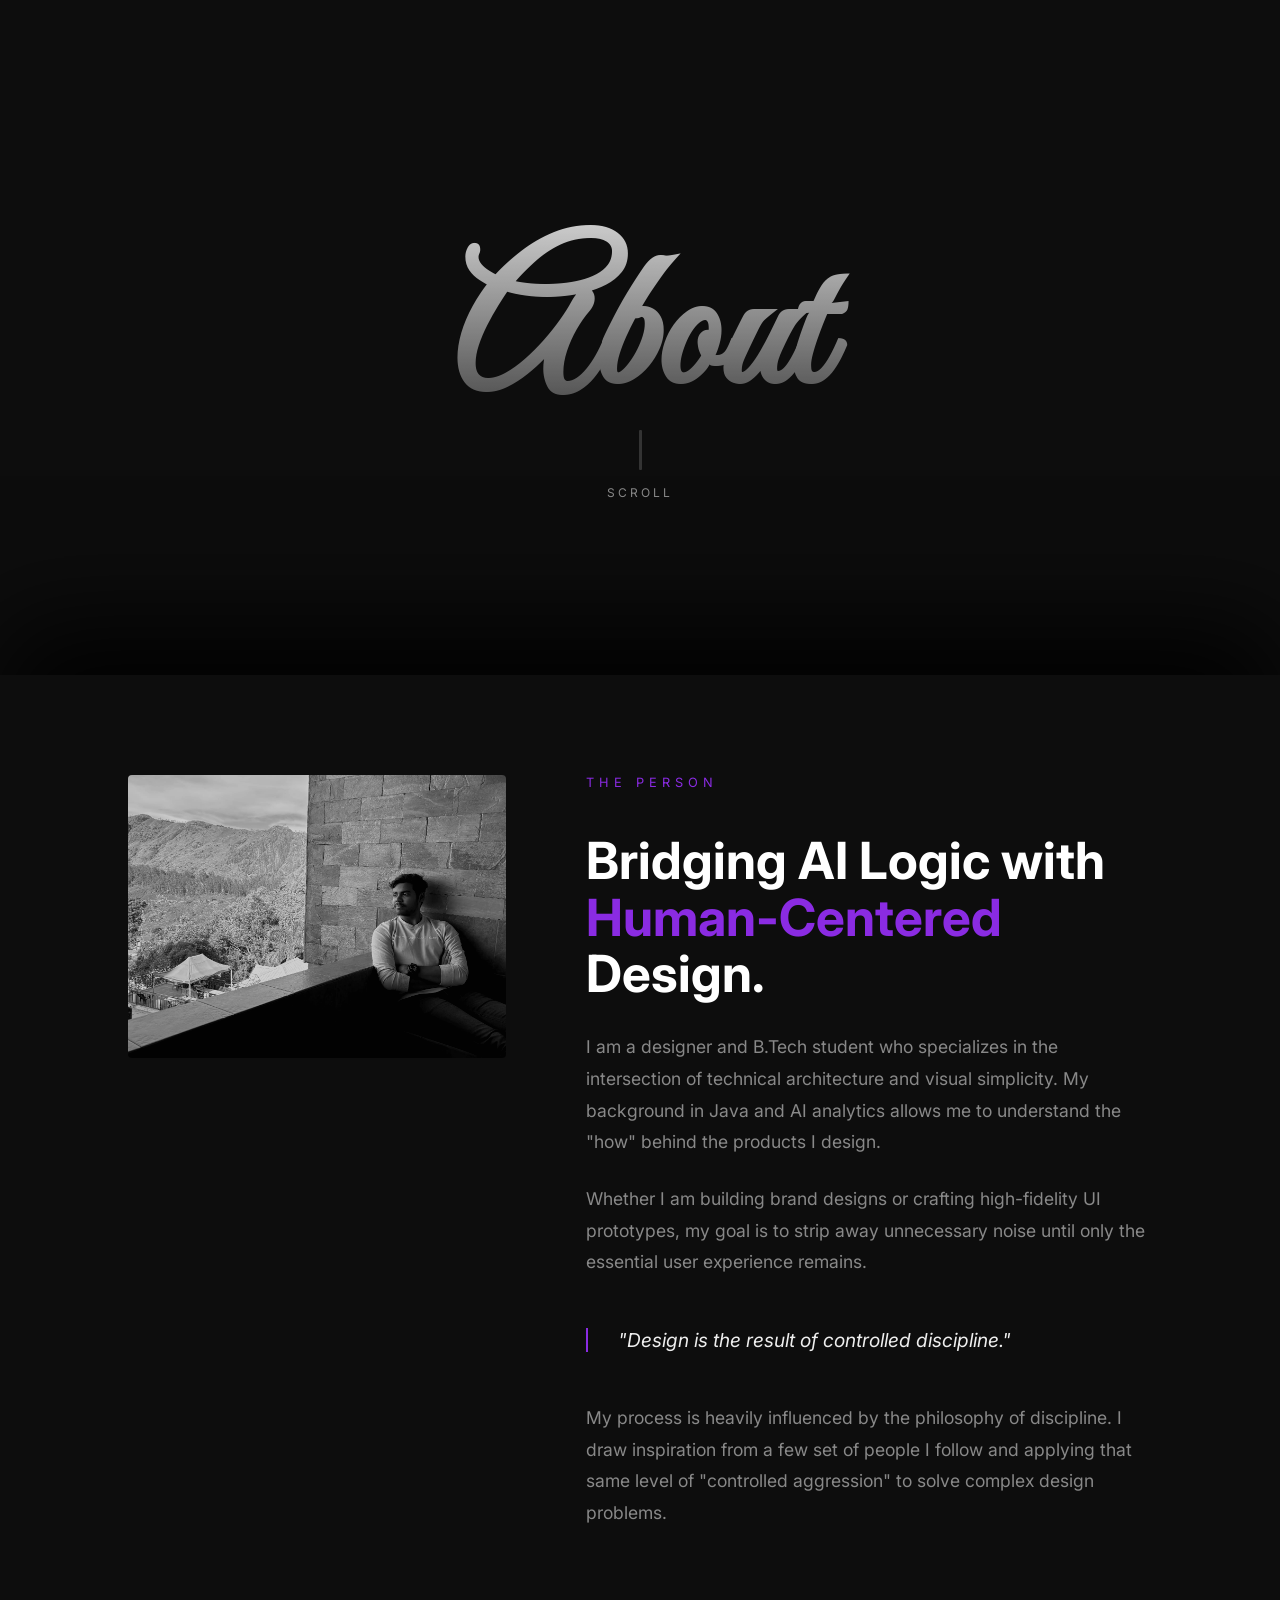
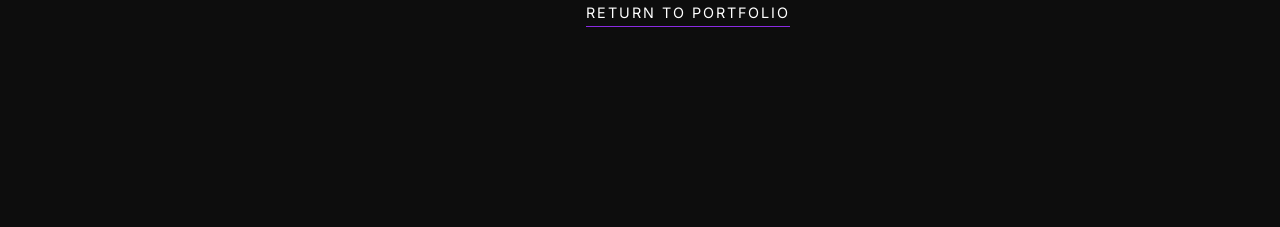
<file: About.html>
<!DOCTYPE html>
<html lang="en">
<head>
    <meta charset="UTF-8">
    <meta name="viewport" content="width=device-width, initial-scale=1.0">
    <title>About Me | Shashank Sekhar</title>
    
    <link href="https://fonts.googleapis.com/css2?family=Great+Vibes&family=Inter:wght@300;400;700&display=swap" rel="stylesheet">
    
    <style>
        :root {
            --bg-color: #0d0d0d;
            --accent-purple: #8a2be2;
            --text-main: #ffffff;
            --text-dim: #888;
            --transition: all 0.5s cubic-bezier(0.77, 0, 0.175, 1);
        }

        * {
            box-sizing: border-box;
        }

        body {
            background-color: var(--bg-color);
            color: var(--text-main);
            font-family: 'Inter', sans-serif;
            margin: 0;
            padding: 0;
            overflow-x: hidden;
        }

        /* --- BACKGROUND LAYER (Sticky Title) --- */
        .hero-background {
            position: fixed;
            top: 40%;
            left: 50%;
            transform: translate(-50%, -50%);
            z-index: 1;
            text-align: center;
            width: 100%;
            pointer-events: none;
        }

        .name-script {
            font-family: 'Great Vibes', cursive;
            font-size: clamp(4rem, 15vw, 12rem);
            margin: 0;
            background: linear-gradient(to bottom, #fff, #333);
            -webkit-background-clip: text;
            -webkit-text-fill-color: transparent;
            opacity: 0.8;
        }

        /* --- FOREGROUND LAYER (The Content Curtain) --- */
        .about-curtain {
            position: relative;
            z-index: 10;
            background-color: var(--bg-color);
            margin-top: 75vh; /* This creates the scroll reveal */
            padding: 100px 10%;
            min-height: 100vh;
            display: flex;
            justify-content: center;
            box-shadow: 0 -50px 100px rgba(0,0,0,0.9);
        }

        .about-container {
            max-width: 1200px;
            width: 100%;
            display: grid;
            grid-template-columns: 1fr 1.5fr; /* Split Layout */
            gap: 80px;
            align-items: start;
        }

        /* --- LEFT SIDE: THE IMAGE --- */
        .image-box {
            position: sticky;
            top: 100px;
        }

        .profile-img {
            width: 100%;
            height: auto;
            border-radius: 4px;
            filter: grayscale(100%) contrast(110%);
            transition: var(--transition);
            opacity: 0.8;
        }

        .profile-img:hover {
            filter: grayscale(0%) contrast(100%);
            opacity: 1;
        }

        /* --- RIGHT SIDE: THE STORY --- */
        .text-box {
            padding-bottom: 100px;
        }

        .about-label {
            font-size: 0.8rem;
            text-transform: uppercase;
            letter-spacing: 5px;
            color: var(--accent-purple);
            margin-bottom: 20px;
            display: block;
        }

        .about-headline {
            font-size: clamp(2rem, 4vw, 3.5rem);
            line-height: 1.1;
            margin-bottom: 30px;
            font-weight: 700;
        }

        .about-headline span {
            color: var(--accent-purple);
        }

        .about-p {
            font-size: 1.1rem;
            color: var(--text-dim);
            line-height: 1.8;
            margin-bottom: 25px;
        }

        .discipline-quote {
            border-left: 2px solid var(--accent-purple);
            padding-left: 30px;
            margin: 50px 0;
            font-style: italic;
            font-size: 1.2rem;
            color: #eee;
        }

        /* --- BACK TO HOME LINK --- */
        .back-home {
            margin-top: 50px;
            display: inline-block;
            color: #fff;
            text-decoration: none;
            font-size: 0.9rem;
            letter-spacing: 2px;
            text-transform: uppercase;
            border-bottom: 1px solid var(--accent-purple);
            padding-bottom: 5px;
            transition: 0.3s;
        }

        .back-home:hover {
            letter-spacing: 4px;
            color: var(--accent-purple);
        }

        /* --- MOBILE RESPONSIVE --- */
        @media (max-width: 900px) {
            .about-container {
                grid-template-columns: 1fr;
                gap: 40px;
            }
            .image-box {
                position: relative;
                top: 0;
            }
            .about-curtain {
                margin-top: 70vh;
                padding: 60px 5%;
            }
        }

        /* --- SCROLL INDICATOR STYLES --- */
.scroll-indicator {
    display: flex;
    flex-direction: column;
    align-items: center;
    gap: 15px; /* Spacing between the bar and 'SCROLL' text */
    margin-top: -30px; /* Pulls it closer to the large text, adjust as needed */
    pointer-events: auto; /* Makes it interactive if you want it to scroll on click */
}

/* The vertical grey bar */
.scroll-bar {
    width: 3px;
    height: 40px;
    background-color: #333; /* Dark grey base */
    position: relative;
    border-radius: 1px;
    overflow: hidden;
}

/* The green highlight that animates */
.scroll-bar .highlight {
    position: absolute;
    width: 100%;
    height: 15px; /* Size of the active highlight */
    background-color: #ccff00; /* Neon yellow/green from your reference */
    top: -15px; /* Starts hidden above the bar */
    left: 0;
    
    /* Connect the animation name defined below */
    animation: scrollSlide 2.5s cubic-bezier(0.77, 0, 0.175, 1) infinite;
}

/* The 'SCROLL' text below the bar */
.scroll-text {
    font-size: 0.75rem;
    color: var(--text-dim);
    letter-spacing: 3px;
    margin: 0;
}

/* --- THE PULSING/SLIDING ANIMATION KEYFRAMES --- */
@keyframes scrollSlide {
    0% {
        top: -15px; /* Hidden top */
        opacity: 0;
    }
    30% {
        top: 12.5px; /* Hits middle and goes full neon */
        height: 15px;
        opacity: 1;
    }
    60% {
        top: 12.5px; /* Stays centered and 'pumps' or brightens */
        height: 18px; /* Slightly expands for emphasis */
        opacity: 1;
    }
    90% {
        top: 40px; /* Heads off the bottom and fades out */
        height: 10px;
        opacity: 0;
    }
    100% {
        top: 40px;
        opacity: 0;
    }
}
    </style>
</head>
<body>

    <div class="hero-background">
        <h1 class="name-script">About</h1>
        <div class="scroll-indicator">
        <div class="scroll-bar">
            <span class="highlight"></span>
        </div>
        <p class="scroll-text">SCROLL</p>
    </div>
</div>
    </div>

    <main class="about-curtain">
        <div class="about-container">
            
            <div class="image-box">
                <img src="Shashank.jpeg" alt="Shashank Sekhar" class="profile-img">
            </div>

            <div class="text-box">
                <span class="about-label">The Person</span>
                <h2 class="about-headline">Bridging AI Logic with <span>Human-Centered</span> Design.</h2>
                
                <p class="about-p">
                    I am a designer and B.Tech student who specializes in the intersection of technical architecture and visual simplicity. My background in Java and AI analytics allows me to understand the "how" behind the products I design.
                </p>

                <p class="about-p">
                    Whether I am building brand designs or crafting high-fidelity UI prototypes, my goal is to strip away unnecessary noise until only the essential user experience remains.
                </p>

                <div class="discipline-quote">
                    "Design is the result of controlled discipline."
                </div>

                <p class="about-p">
                    My process is heavily influenced by the philosophy of discipline. I draw inspiration from a few set of people I follow and applying that same level of "controlled aggression" to solve complex design problems.
                </p>

                <a href="index.html" class="back-home">Return to Portfolio</a>
            </div>

        </div>
    </main>

</body>
</html>
</file>
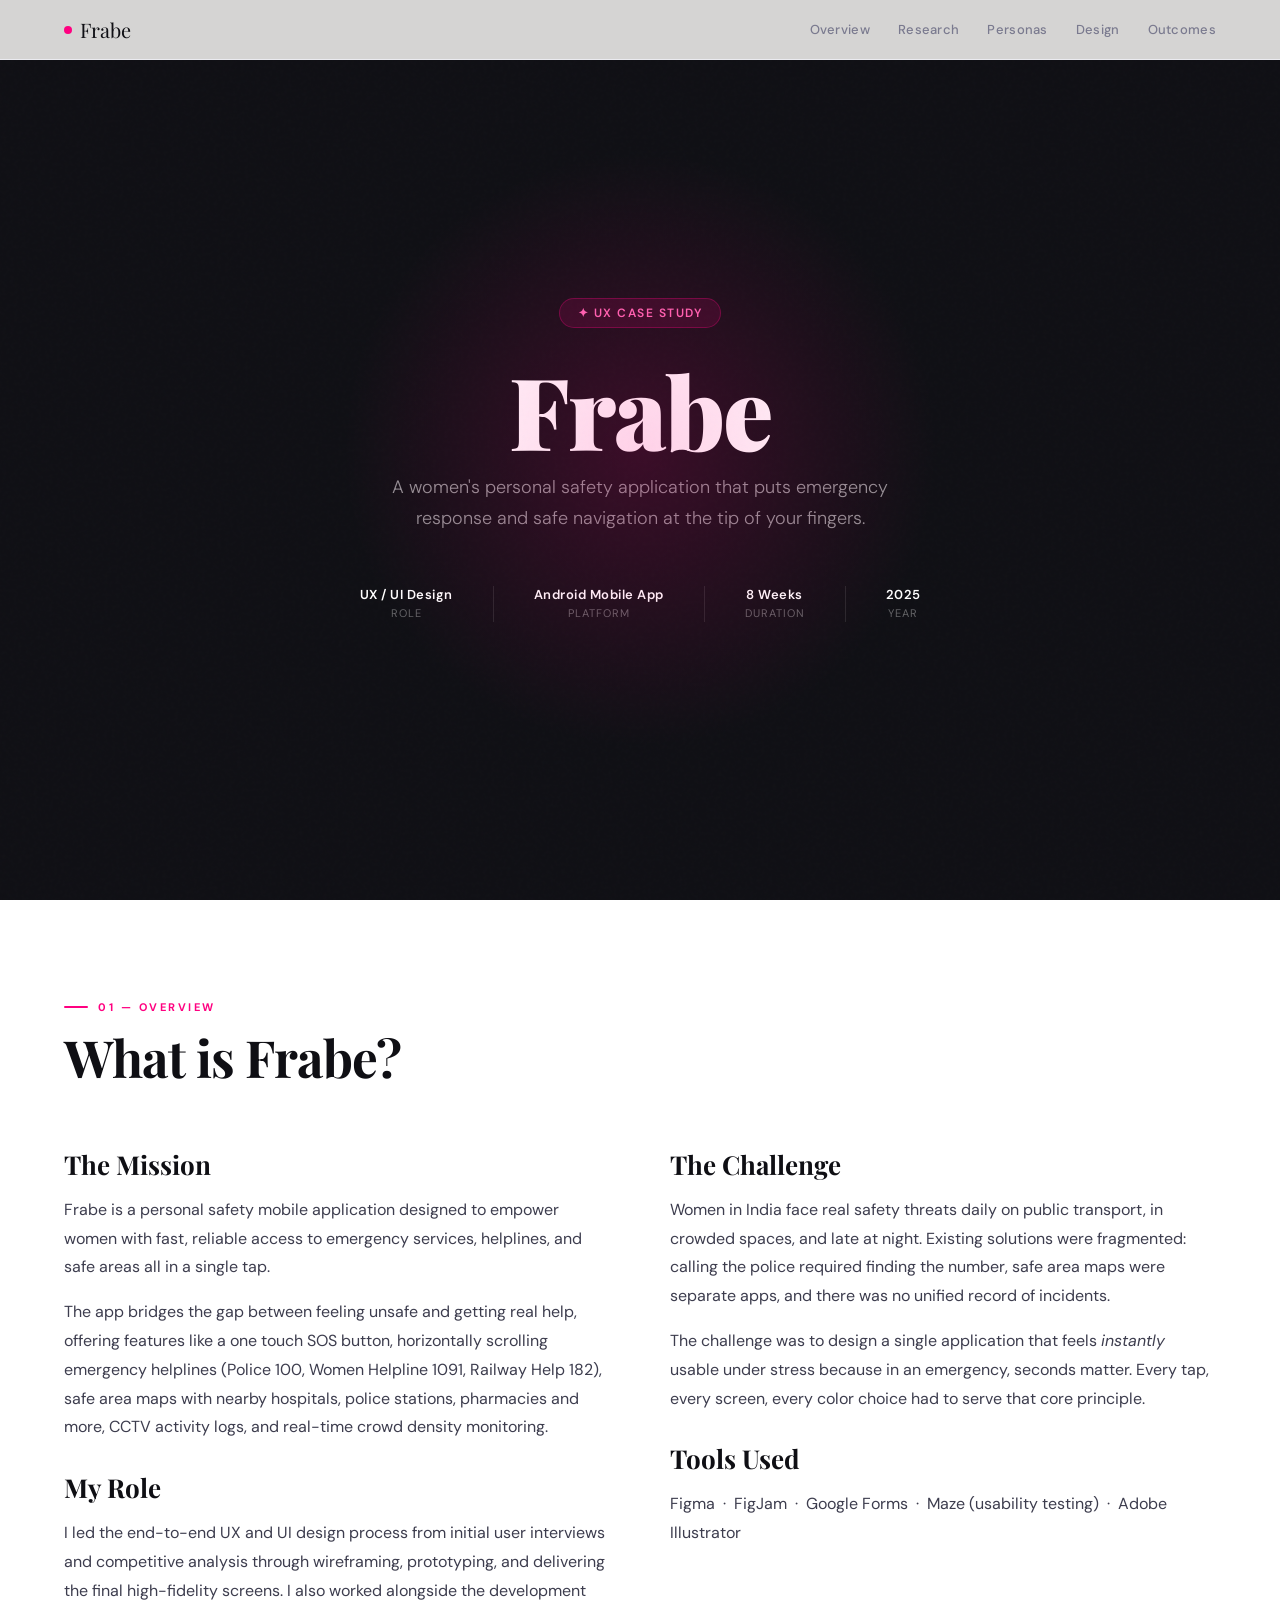
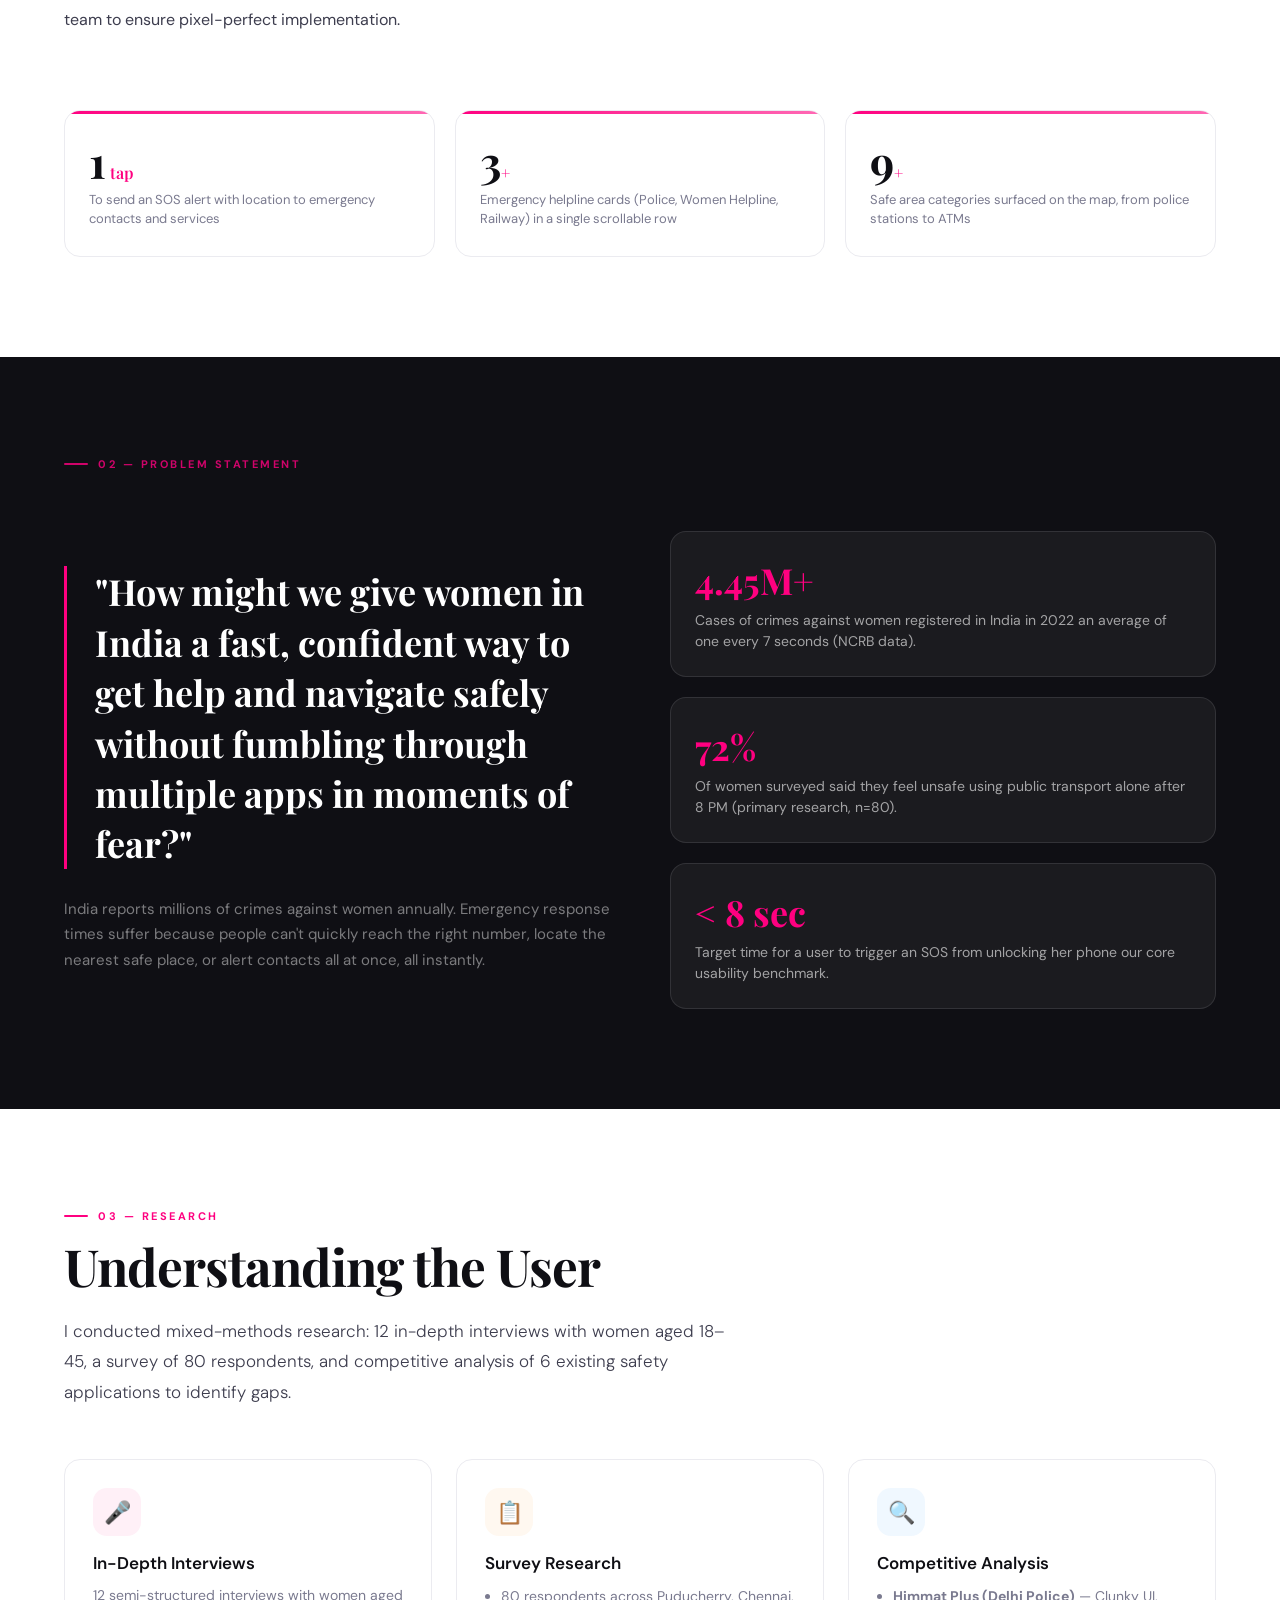
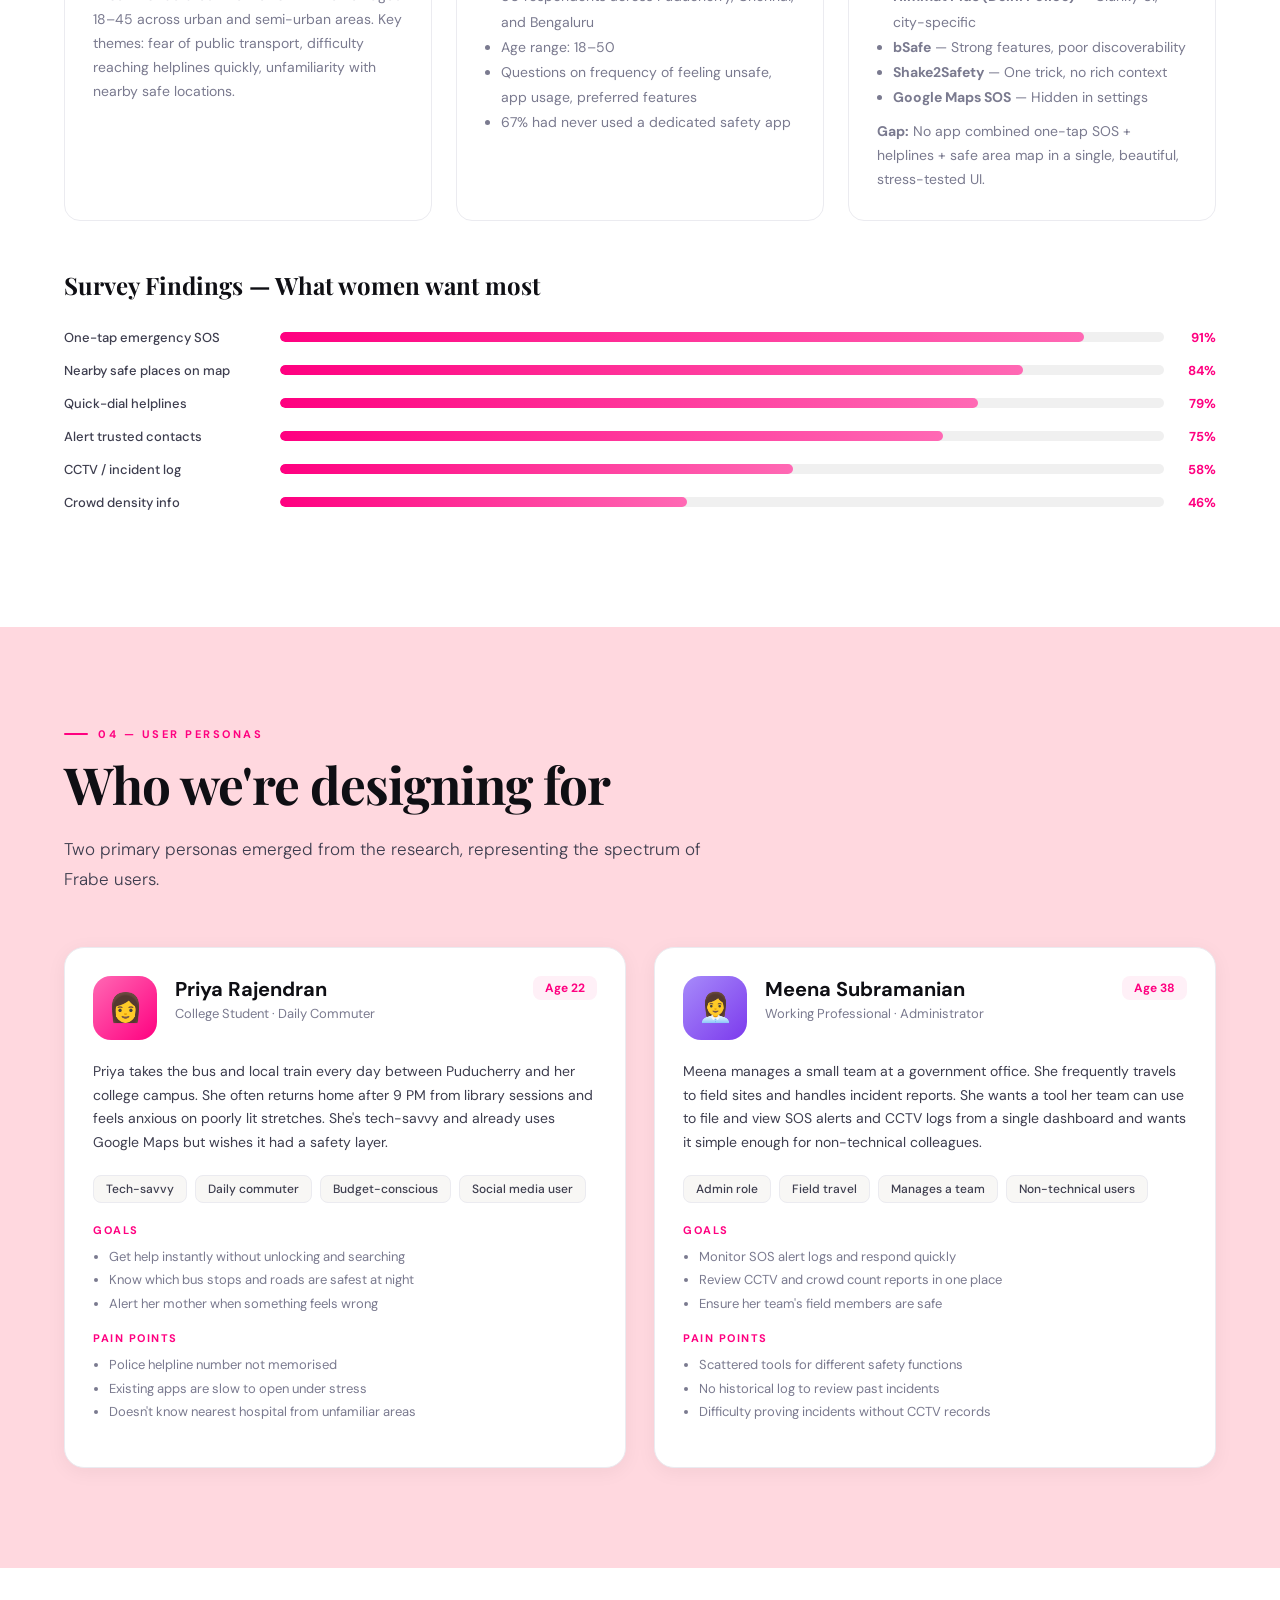
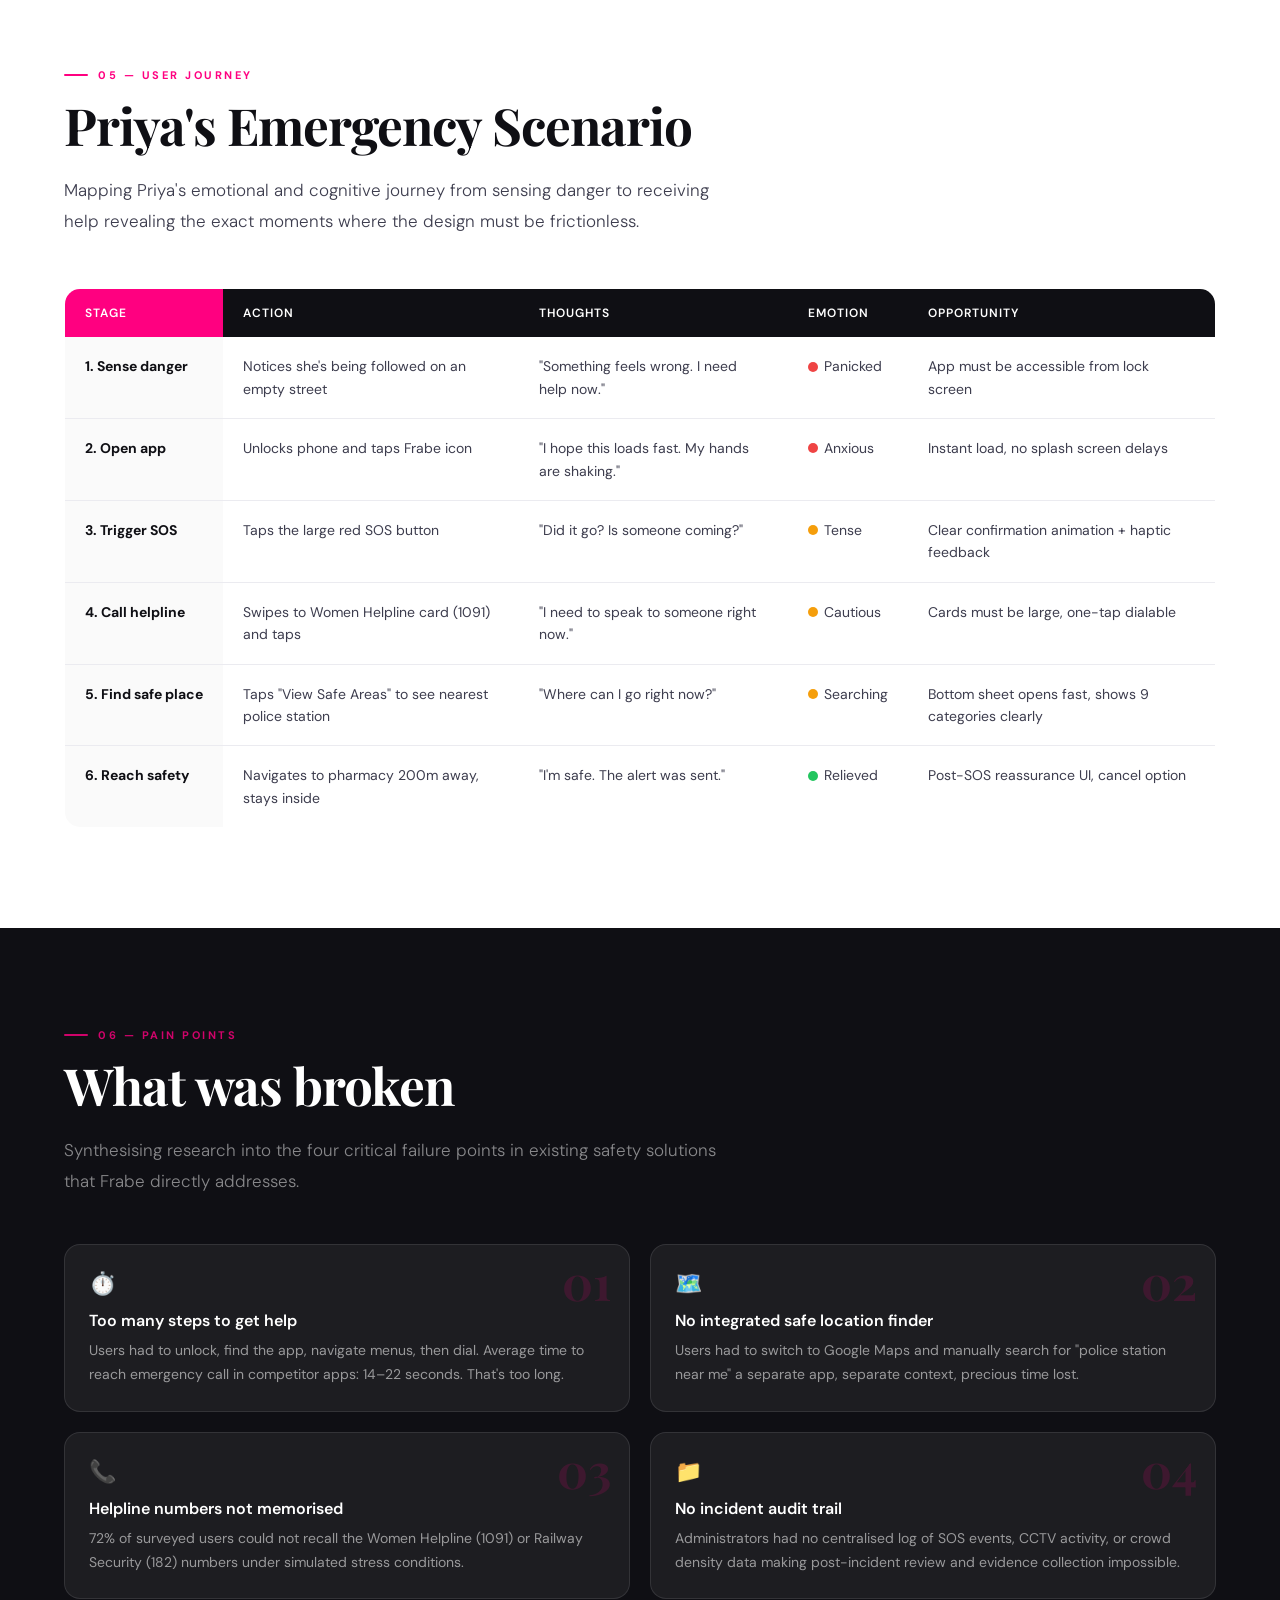
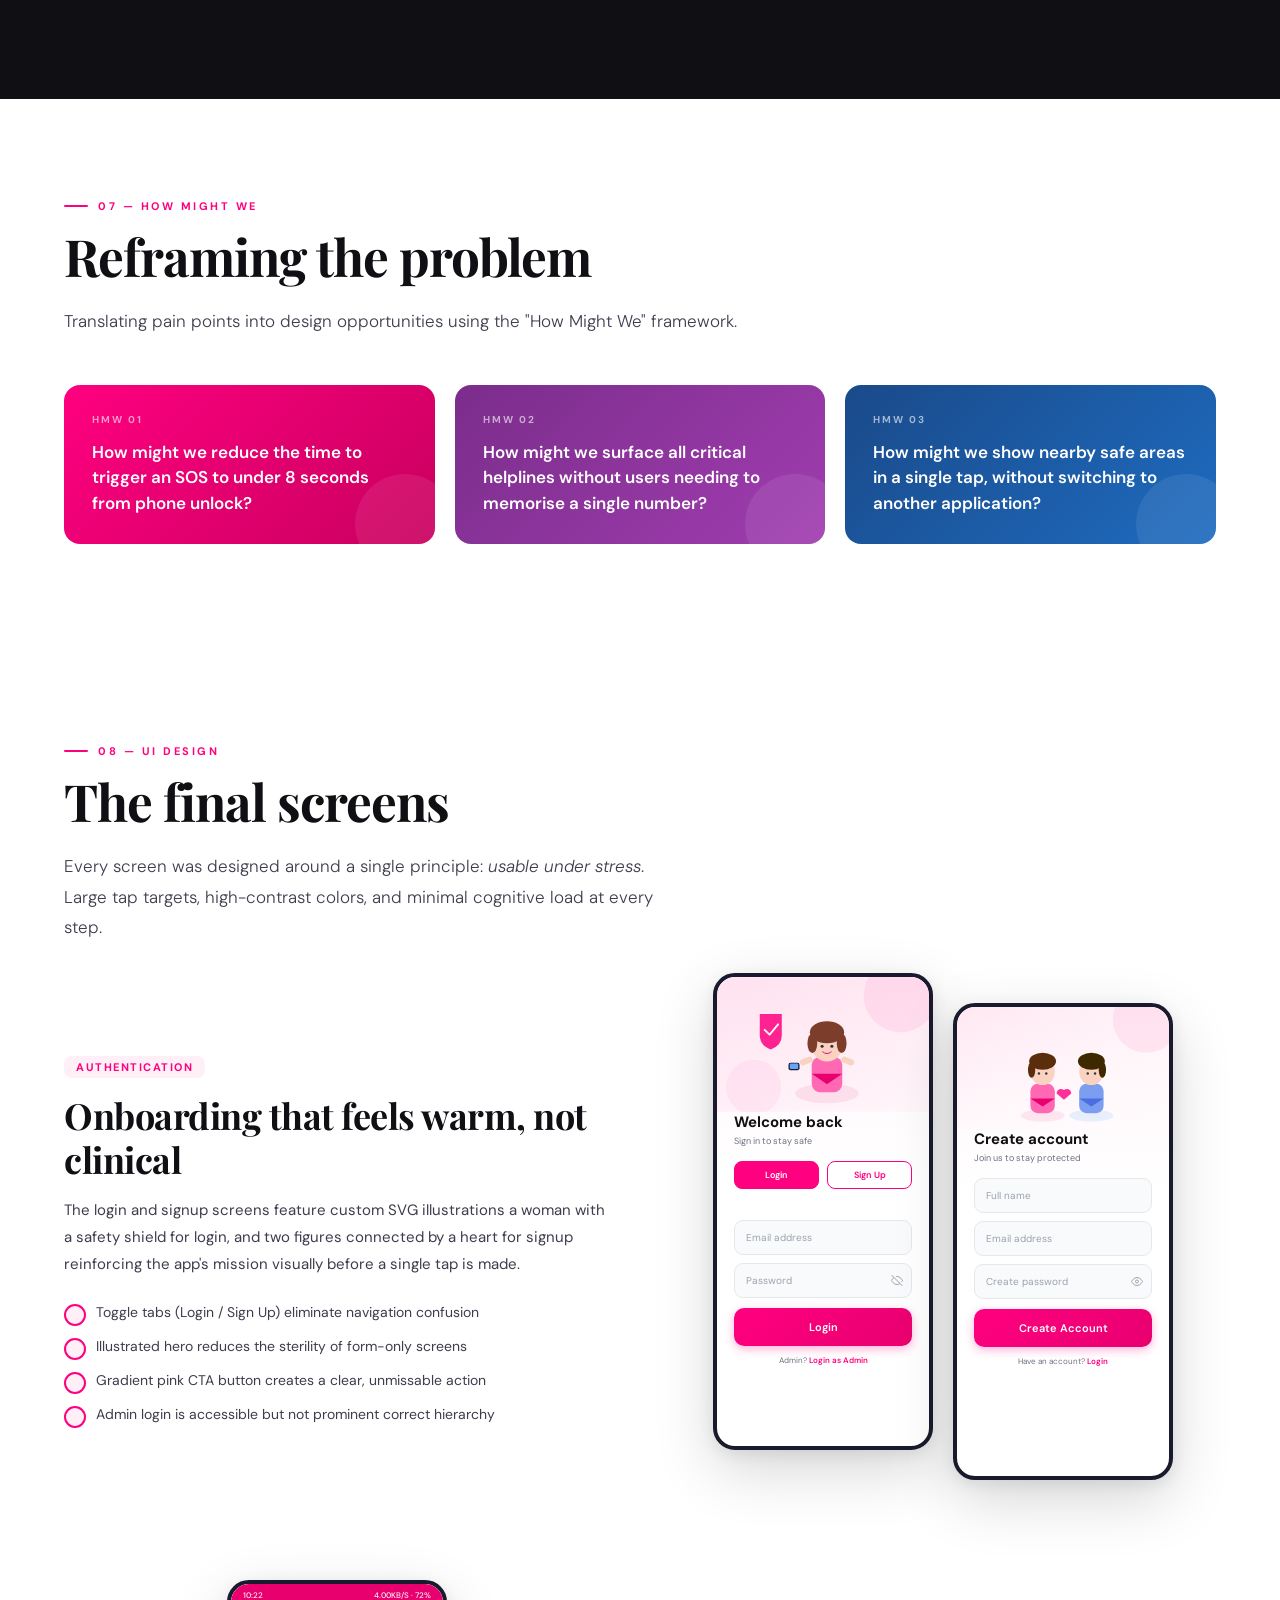
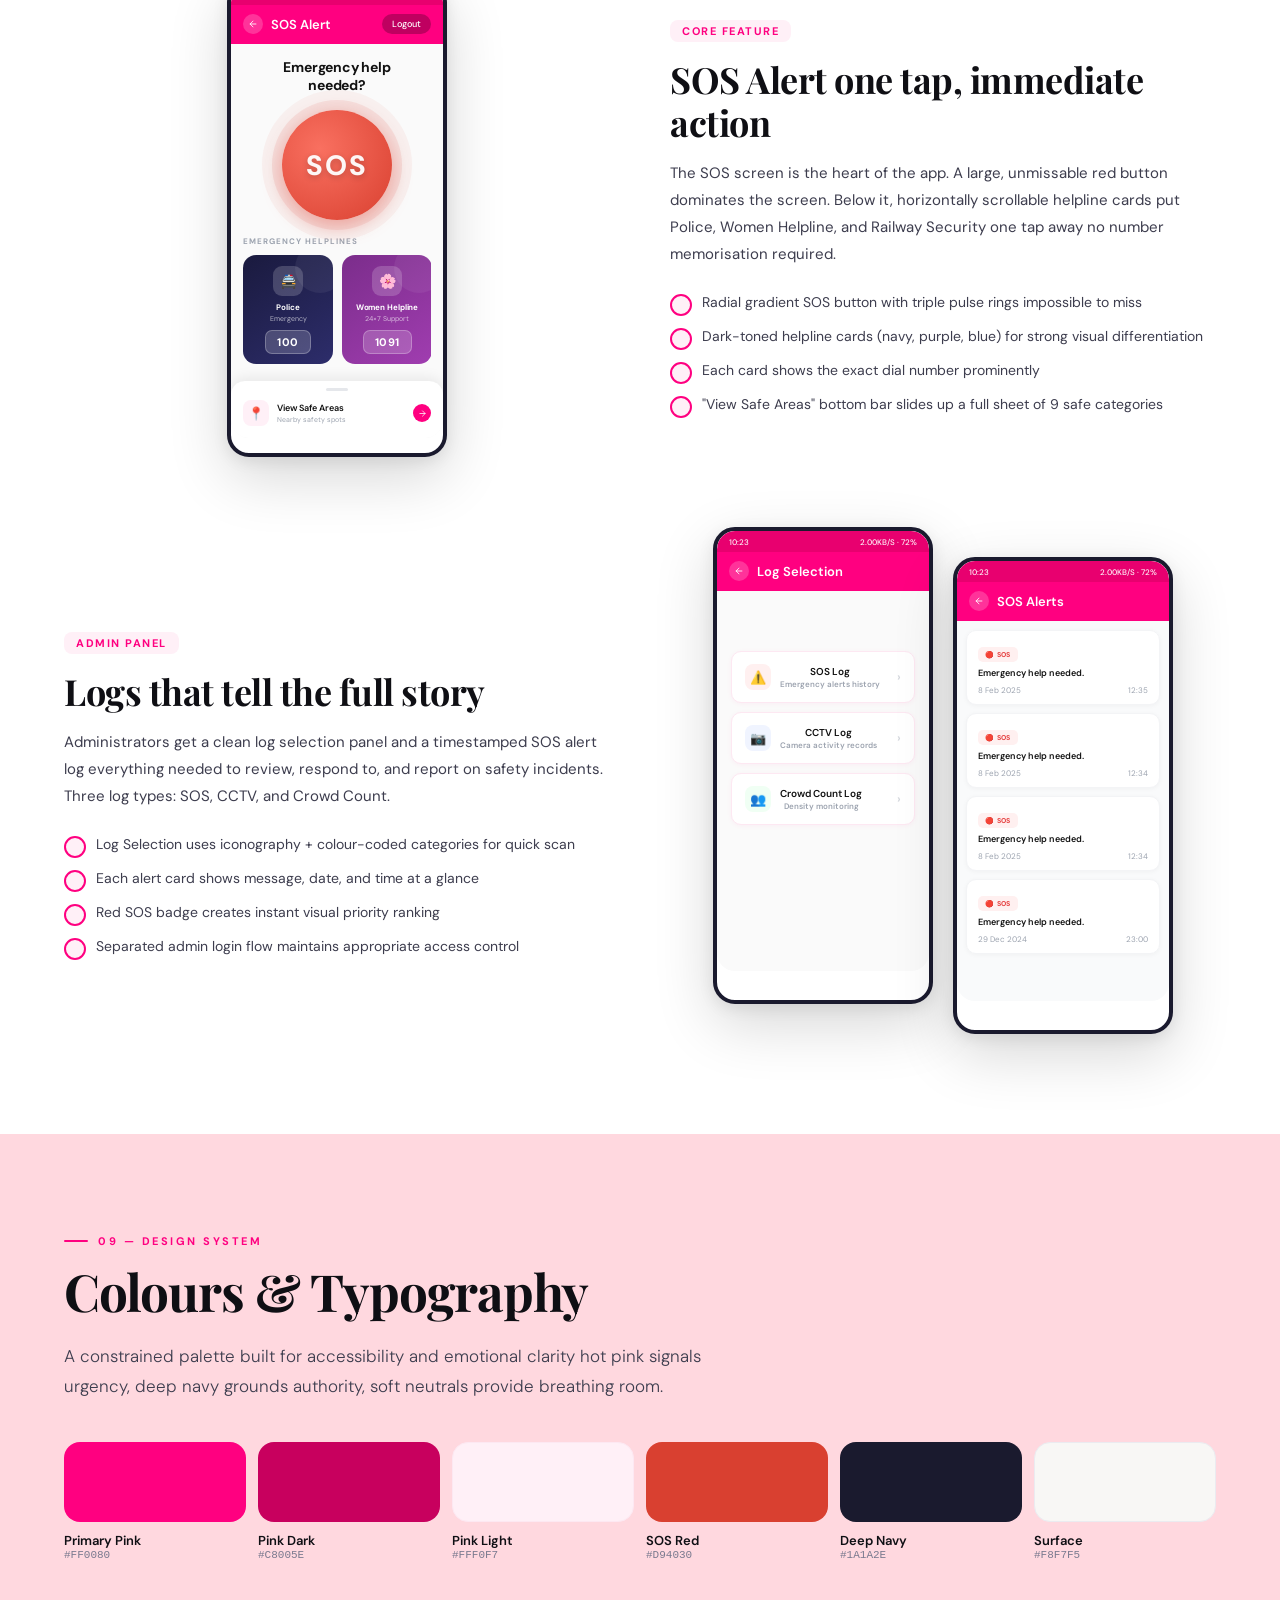
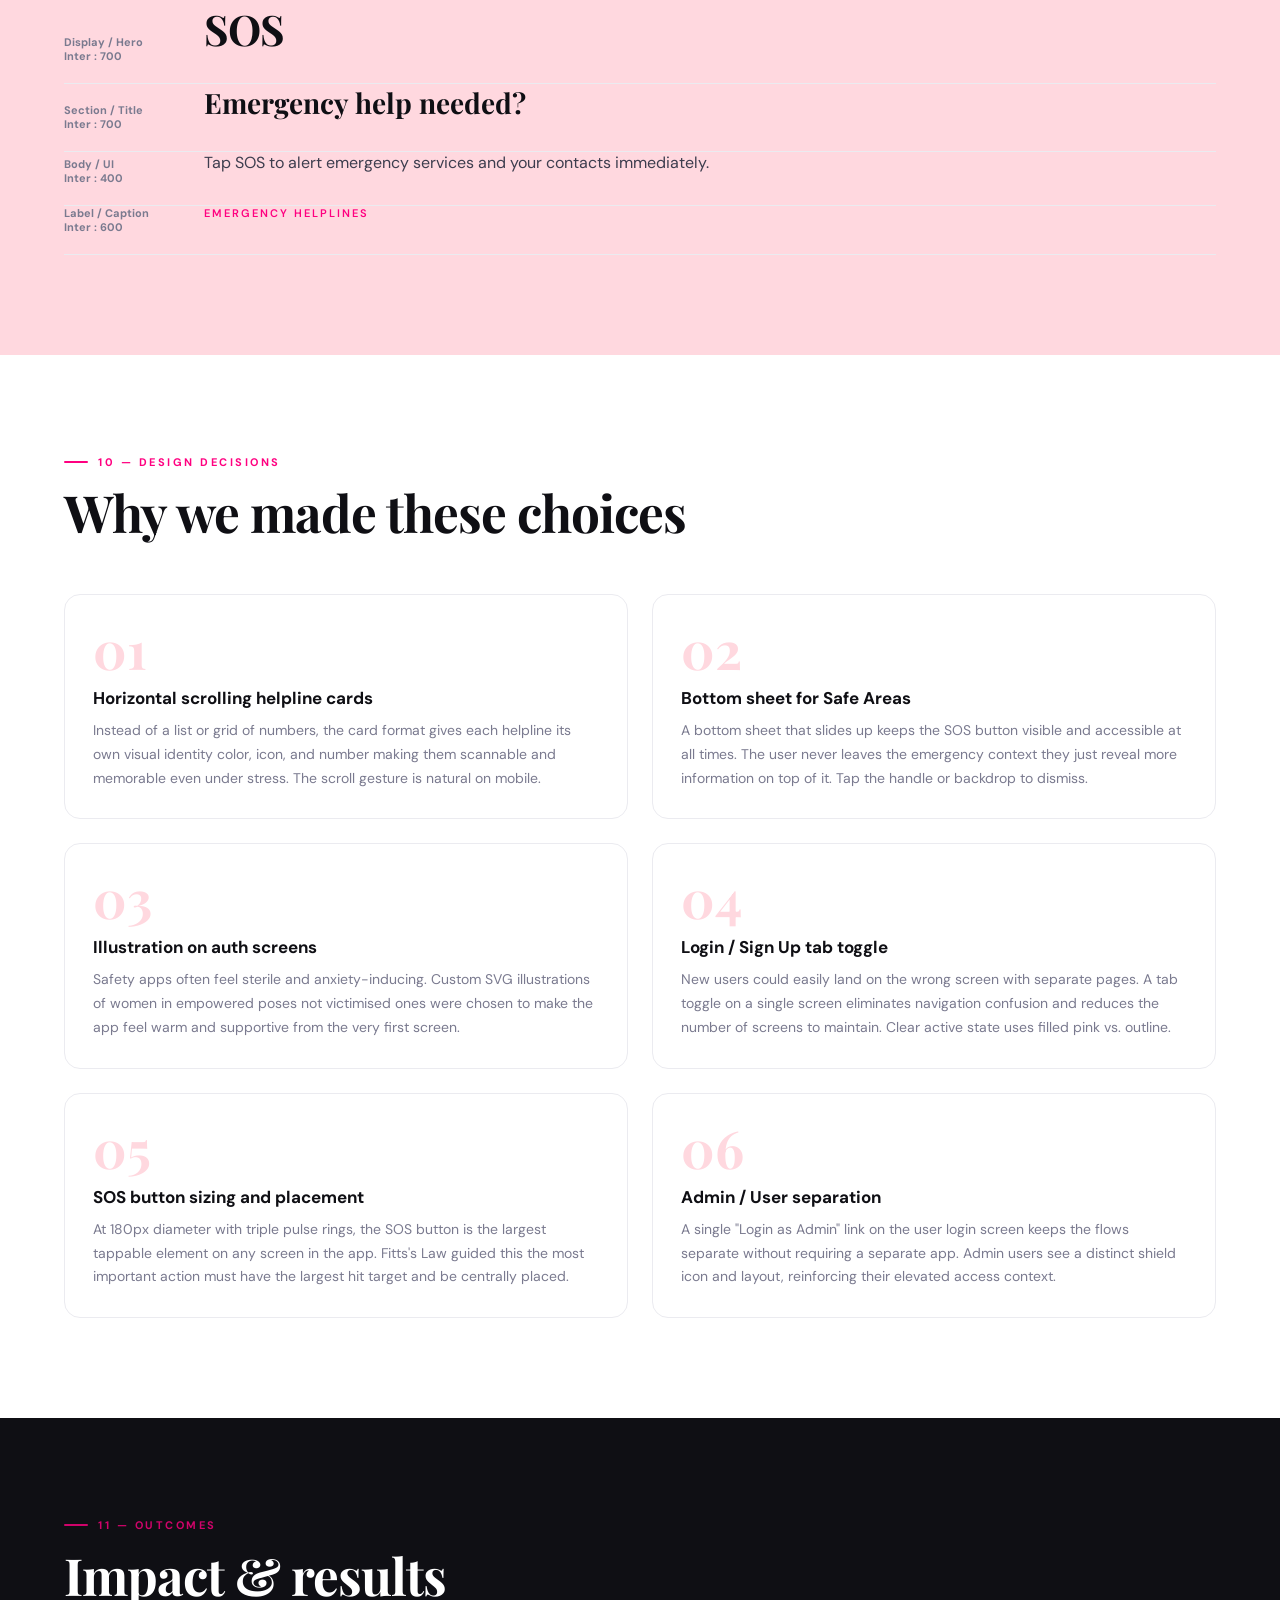
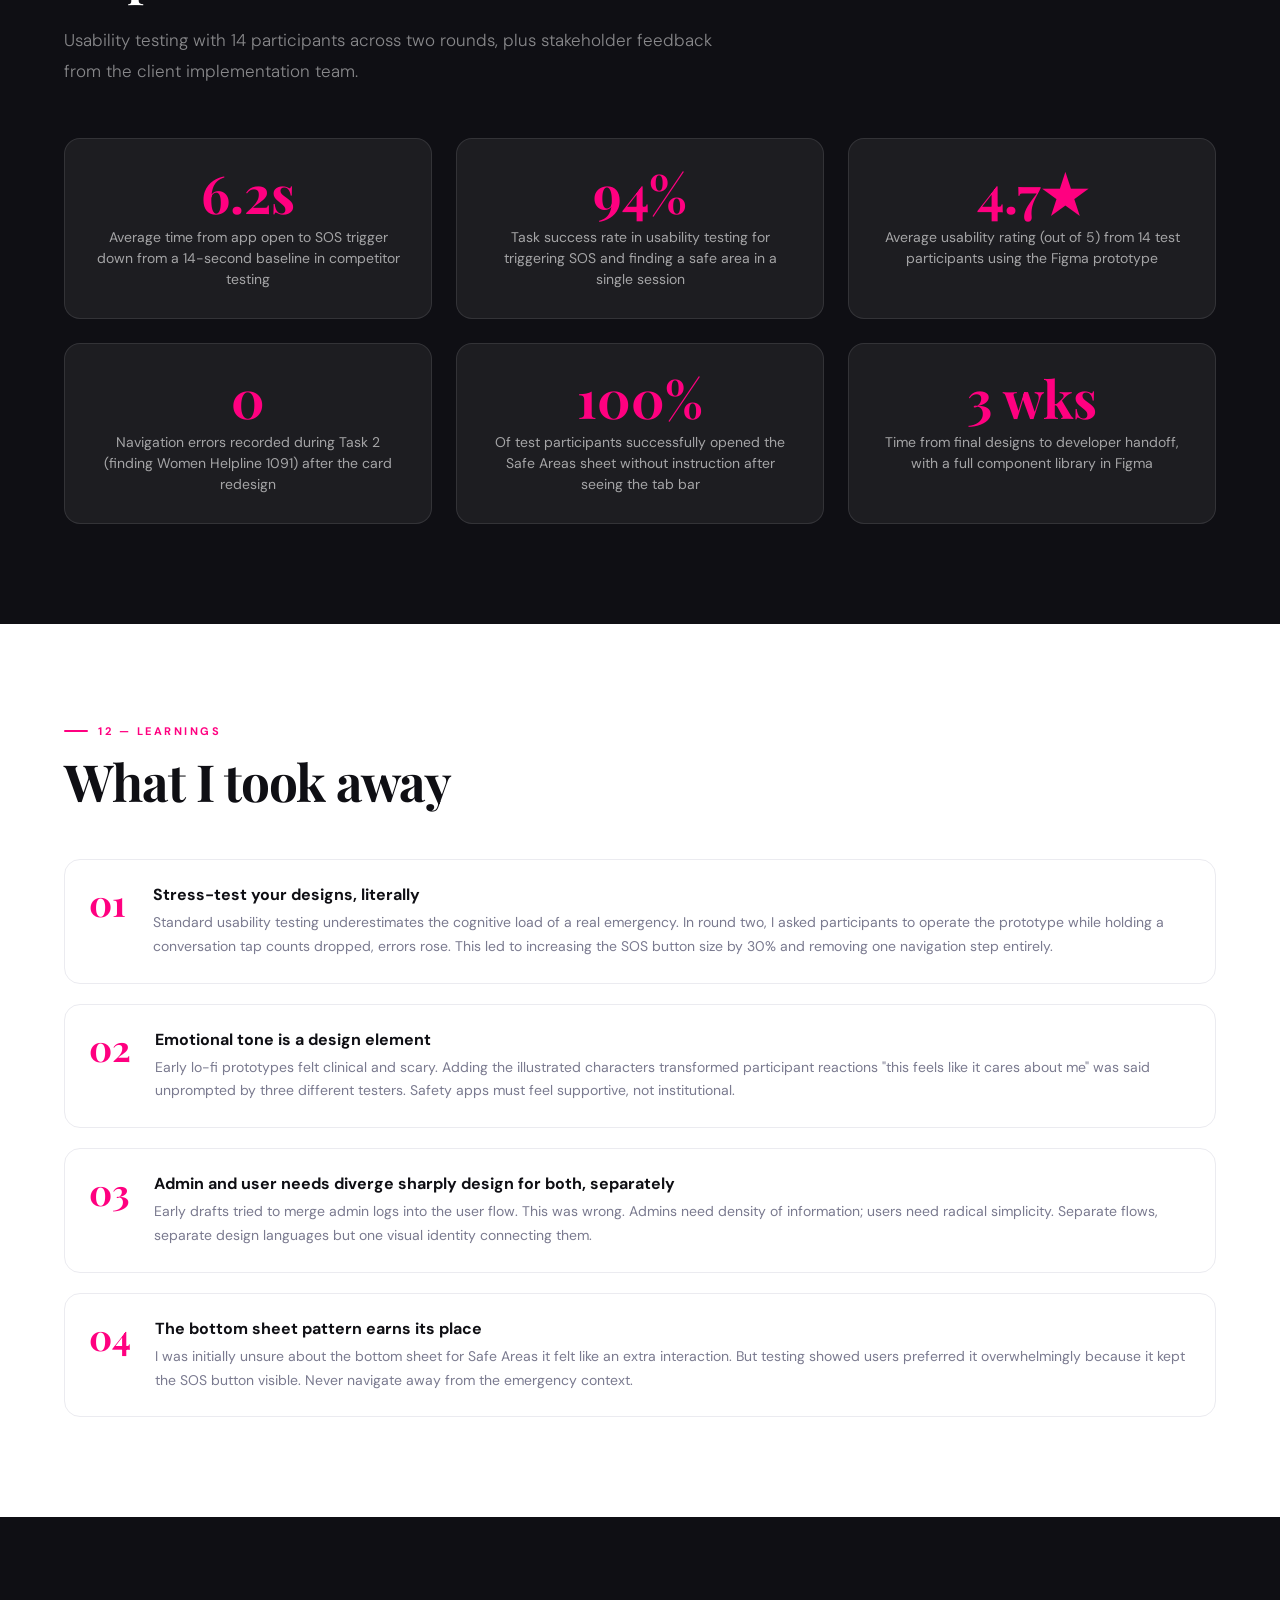
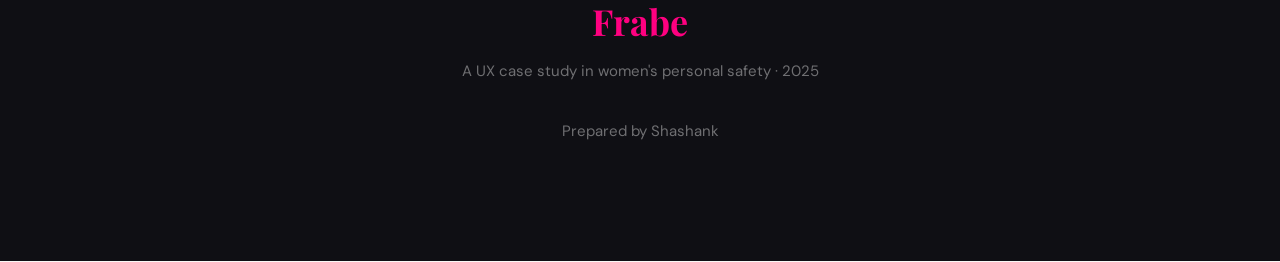
<file: Frabe.html>
<!DOCTYPE html>
<html lang="en">
<head>
<meta charset="UTF-8">
<meta name="viewport" content="width=device-width, initial-scale=1.0">
<title>Frabe — UX Case Study</title>
<link href="https://fonts.googleapis.com/css2?family=Playfair+Display:wght@700;900&family=DM+Sans:wght@300;400;500;600&display=swap" rel="stylesheet">
<style>
*{margin:0;padding:0;box-sizing:border-box}
:root{
  --pink:#ff0080;
  --pink-dark:#c8005e;
  --pink-light:#fff0f7;
  --ink:#0f0f14;
  --ink2:#3d3d4e;
  --ink3:#7a7a8f;
  --surface:#f8f7f5;
  --white:#ffffff;
  --border:#ebebf0;
  --r:16px;
}
html{scroll-behavior:smooth}
body{
  font-family:'DM Sans',sans-serif;
  background:var(--surface);
  color:var(--ink);
  overflow-x:hidden;
}

/* ── NAV ── */
nav{
  position:fixed;top:0;left:0;right:0;z-index:100;
  background:rgba(248,247,245,0.85);
  backdrop-filter:blur(16px);
  border-bottom:1px solid var(--border);
  padding:0 5%;
  display:flex;align-items:center;justify-content:space-between;
  height:60px;
}
.nav-logo{
  font-family:'Playfair Display',serif;
  font-size:20px;color:var(--ink);
  display:flex;align-items:center;gap:8px;
}
.nav-dot{width:8px;height:8px;border-radius:50%;background:var(--pink);display:inline-block;}
.nav-links{display:flex;gap:28px;}
.nav-links a{font-size:13px;font-weight:500;color:var(--ink3);text-decoration:none;letter-spacing:0.3px;}
.nav-links a:hover{color:var(--pink);}

/* ── HERO ── */
.hero{
  min-height:100vh;
  background:#0f0f14;
  display:flex;flex-direction:column;align-items:center;justify-content:center;
  text-align:center;
  padding:100px 5% 80px;
  position:relative;overflow:hidden;
}
.hero-noise{
  position:absolute;inset:0;
  background-image:url("data:image/svg+xml,%3Csvg viewBox='0 0 256 256' xmlns='http://www.w3.org/2000/svg'%3E%3Cfilter id='n'%3E%3CfeTurbulence type='fractalNoise' baseFrequency='0.9' numOctaves='4' stitchTiles='stitch'/%3E%3C/filter%3E%3Crect width='100%25' height='100%25' filter='url(%23n)' opacity='0.04'/%3E%3C/svg%3E");
  opacity:0.4;pointer-events:none;
}
.hero-glow{
  position:absolute;
  width:600px;height:600px;border-radius:50%;
  background:radial-gradient(circle,rgba(255,0,128,0.18) 0%,transparent 70%);
  top:50%;left:50%;transform:translate(-50%,-50%);
  pointer-events:none;
}
.hero-tag{
  display:inline-flex;align-items:center;gap:8px;
  background:rgba(255,0,128,0.12);
  border:1px solid rgba(255,0,128,0.3);
  border-radius:40px;
  padding:6px 18px;
  font-size:12px;font-weight:600;
  color:#ff69b4;letter-spacing:1.5px;text-transform:uppercase;
  margin-bottom:32px;
}
.hero h1{
  font-family:'Playfair Display',serif;
  font-size:clamp(52px,8vw,100px);
  font-weight:900;
  color:white;
  line-height:1.0;
  letter-spacing:-2px;
  margin-bottom:12px;
}
.hero h1 span{color:var(--pink);}
.hero-sub{
  font-size:18px;font-weight:300;
  color:rgba(255,255,255,0.55);
  max-width:560px;line-height:1.7;
  margin:0 auto 52px;
}
.hero-meta{
  display:flex;gap:40px;justify-content:center;flex-wrap:wrap;
}
.hero-meta-item{text-align:center;}
.hero-meta-item .val{font-size:13px;font-weight:600;color:white;letter-spacing:0.5px;}
.hero-meta-item .key{font-size:11px;color:rgba(255,255,255,0.35);margin-top:3px;text-transform:uppercase;letter-spacing:1px;}
.hero-divider{width:1px;height:36px;background:rgba(255,255,255,0.1);align-self:center;}

/* ── SECTION WRAPPER ── */
.section{padding:100px 5%;}
.section.dark{background:#0f0f14;color:white;}
.section.pink-bg{background:#ffd8df}
.section.white{background:var(--white);}

.section-eyebrow{
  font-size:11px;font-weight:700;
  color:var(--pink);letter-spacing:2.5px;text-transform:uppercase;
  margin-bottom:14px;
  display:flex;align-items:center;gap:10px;
}
.section-eyebrow::before{content:'';width:24px;height:2px;background:var(--pink);border-radius:1px;}
.section-eyebrow.white-eye{color:rgba(255,0,128,0.8);}
.section-eyebrow.white-eye::before{background:rgba(255,0,128,0.8);}

.section-title{
  font-family:'Playfair Display',serif;
  font-size:clamp(32px,4vw,52px);
  font-weight:700;line-height:1.15;
  letter-spacing:-1px;
  margin-bottom:20px;
}
.section-body{
  font-size:17px;font-weight:300;
  color:var(--ink2);line-height:1.8;
  max-width:680px;
}
.section.dark .section-body{color:rgba(255,255,255,0.6);}
.section.dark .section-title{color:white;}

/* ── OVERVIEW GRID ── */
.overview-grid{
  display:grid;
  grid-template-columns:1fr 1fr;
  gap:60px;
  margin-top:60px;
  align-items:start;
}
@media(max-width:800px){.overview-grid{grid-template-columns:1fr;gap:40px;}}
.overview-text h3{
  font-family:'Playfair Display',serif;
  font-size:26px;margin-bottom:14px;color:var(--ink);
}
.overview-text p{font-size:16px;color:var(--ink2);line-height:1.8;margin-bottom:16px;}

.kpi-row{
  display:grid;grid-template-columns:repeat(3,1fr);gap:20px;
  margin-top:60px;
}
.kpi-card{
  background:var(--white);border-radius:var(--r);
  padding:28px 24px;
  border:1px solid var(--border);
  position:relative;overflow:hidden;
}
.kpi-card::before{
  content:'';position:absolute;top:0;left:0;right:0;height:3px;
  background:linear-gradient(90deg,var(--pink),#ff69b4);
}
.kpi-num{font-family:'Playfair Display',serif;font-size:44px;font-weight:700;color:var(--ink);line-height:1;}
.kpi-unit{font-size:16px;color:var(--pink);font-weight:600;}
.kpi-label{font-size:13px;color:var(--ink3);margin-top:8px;line-height:1.4;}

/* ── PROBLEM STATEMENT ── */
.problem-layout{
  display:grid;grid-template-columns:1fr 1fr;
  gap:60px;align-items:center;margin-top:60px;
}
@media(max-width:800px){.problem-layout{grid-template-columns:1fr;}}
.problem-quote{
  font-family:'Playfair Display',serif;
  font-size:clamp(24px,3vw,36px);
  font-weight:700;color:white;
  line-height:1.4;
  padding-left:28px;
  border-left:3px solid var(--pink);
}
.problem-stats{display:flex;flex-direction:column;gap:20px;}
.pstat{
  background:rgba(255,255,255,0.05);
  border:1px solid rgba(255,255,255,0.1);
  border-radius:var(--r);padding:24px;
}
.pstat-num{font-size:36px;font-weight:700;color:var(--pink);font-family:'Playfair Display',serif;}
.pstat-text{font-size:14px;color:rgba(255,255,255,0.6);margin-top:6px;line-height:1.5;}

/* ── RESEARCH ── */
.research-grid{
  display:grid;grid-template-columns:repeat(3,1fr);
  gap:24px;margin-top:52px;
}
@media(max-width:900px){.research-grid{grid-template-columns:1fr;}}
.r-card{
  background:var(--white);
  border-radius:var(--r);
  padding:28px;
  border:1px solid var(--border);
  transition:transform .2s,box-shadow .2s;
}
.r-card:hover{transform:translateY(-4px);box-shadow:0 16px 40px rgba(0,0,0,0.08);}
.r-card-icon{
  width:48px;height:48px;border-radius:14px;
  display:flex;align-items:center;justify-content:center;
  font-size:22px;margin-bottom:16px;
}
.r-card-icon.ic1{background:#fff0f7;}
.r-card-icon.ic2{background:#fff8f0;}
.r-card-icon.ic3{background:#f0f8ff;}
.r-card h4{font-size:17px;font-weight:600;color:var(--ink);margin-bottom:10px;}
.r-card p{font-size:14px;color:var(--ink3);line-height:1.7;}
.r-card ul{padding-left:16px;}
.r-card ul li{font-size:14px;color:var(--ink3);line-height:1.8;}

/* bar chart */
.bar-chart{margin-top:48px;}
.bar-row{display:flex;align-items:center;gap:16px;margin-bottom:16px;}
.bar-label{font-size:13px;font-weight:500;color:var(--ink2);min-width:200px;}
.bar-track{flex:1;height:10px;background:#f0f0f0;border-radius:5px;overflow:hidden;}
.bar-fill{height:100%;border-radius:5px;background:linear-gradient(90deg,var(--pink),#ff69b4);}
.bar-pct{font-size:13px;font-weight:700;color:var(--pink);min-width:36px;text-align:right;}

/* ── PERSONAS ── */
.personas-grid{
  display:grid;grid-template-columns:1fr 1fr;
  gap:28px;margin-top:52px;
}
@media(max-width:800px){.personas-grid{grid-template-columns:1fr;}}
.persona-card{
  background:var(--white);
  border-radius:20px;
  overflow:hidden;
  border:1px solid var(--border);
  box-shadow:0 4px 20px rgba(0,0,0,0.05);
}
.persona-header{
  padding:28px 28px 20px;
  display:flex;gap:18px;align-items:flex-start;
}
.persona-avatar{
  width:64px;height:64px;border-radius:18px;
  display:flex;align-items:center;justify-content:center;
  font-size:28px;flex-shrink:0;
}
.av1{background:linear-gradient(135deg,#ff69b4,#ff0080);}
.av2{background:linear-gradient(135deg,#a78bfa,#7c3aed);}
.persona-name{font-size:20px;font-weight:700;color:var(--ink);}
.persona-role{font-size:13px;color:var(--ink3);margin-top:3px;}
.persona-age{
  margin-left:auto;
  background:var(--pink-light);
  color:var(--pink);
  border-radius:8px;
  padding:4px 12px;
  font-size:12px;font-weight:700;
  white-space:nowrap;
}
.persona-body{padding:0 28px 28px;}
.persona-bio{font-size:14px;color:var(--ink2);line-height:1.7;margin-bottom:20px;}
.persona-tags{display:flex;flex-wrap:wrap;gap:8px;margin-bottom:20px;}
.ptag{
  background:var(--surface);color:var(--ink2);
  border-radius:8px;padding:5px 12px;font-size:12px;font-weight:500;
  border:1px solid var(--border);
}
.persona-section{margin-bottom:16px;}
.persona-section-title{
  font-size:11px;font-weight:700;text-transform:uppercase;letter-spacing:1.5px;
  color:var(--pink);margin-bottom:8px;
}
.persona-section ul{padding-left:16px;}
.persona-section li{font-size:13px;color:var(--ink3);line-height:1.8;}

/* ── USER JOURNEY ── */
.journey{margin-top:52px;overflow-x:auto;}
.journey-table{
  width:100%;min-width:800px;
  border-collapse:collapse;
  border-radius:var(--r);overflow:hidden;
  border:1px solid var(--border);
  background:var(--white);
}
.journey-table th{
  background:var(--ink);color:white;
  font-size:12px;font-weight:600;letter-spacing:1px;text-transform:uppercase;
  padding:16px 20px;text-align:left;
}
.journey-table th:first-child{background:var(--pink);}
.journey-table td{
  padding:18px 20px;
  border-bottom:1px solid var(--border);
  vertical-align:top;
  font-size:14px;color:var(--ink2);line-height:1.6;
}
.journey-table tr:last-child td{border-bottom:none;}
.journey-table td:first-child{
  font-weight:700;color:var(--ink);
  background:#fafafa;
  white-space:nowrap;
}
.emotion{display:flex;align-items:center;gap:6px;}
.emotion-dot{width:10px;height:10px;border-radius:50%;flex-shrink:0;}
.e-neg{background:#ef4444;}
.e-neutral{background:#f59e0b;}
.e-pos{background:#22c55e;}

/* ── PAIN POINTS ── */
.pain-grid{
  display:grid;grid-template-columns:repeat(2,1fr);
  gap:20px;margin-top:48px;
}
@media(max-width:700px){.pain-grid{grid-template-columns:1fr;}}
.pain-card{
  background:rgba(255,255,255,0.06);
  border:1px solid rgba(255,255,255,0.1);
  border-radius:var(--r);padding:24px;
  position:relative;
}
.pain-num{
  font-family:'Playfair Display',serif;
  font-size:48px;font-weight:700;
  color:rgba(255,0,128,0.15);
  position:absolute;top:12px;right:18px;line-height:1;
}
.pain-icon{font-size:22px;margin-bottom:12px;}
.pain-title{font-size:16px;font-weight:600;color:white;margin-bottom:8px;}
.pain-text{font-size:14px;color:rgba(255,255,255,0.55);line-height:1.7;}

/* ── HOW MIGHT WE ── */
.hmw-grid{
  display:grid;grid-template-columns:repeat(3,1fr);
  gap:20px;margin-top:48px;
}
@media(max-width:900px){.hmw-grid{grid-template-columns:1fr;}}
.hmw-card{
  border-radius:var(--r);padding:28px;
  position:relative;overflow:hidden;
}
.hmw1{background:linear-gradient(135deg,#ff0080,#c8005e);}
.hmw2{background:linear-gradient(135deg,#7b2d8b,#a03db0);}
.hmw3{background:linear-gradient(135deg,#1a4a8a,#1e6bbf);}
.hmw-label{
  font-size:10px;font-weight:700;letter-spacing:2px;text-transform:uppercase;
  color:rgba(255,255,255,0.6);margin-bottom:14px;
}
.hmw-text{font-size:17px;font-weight:600;color:white;line-height:1.5;}
.hmw-decor{
  position:absolute;width:100px;height:100px;border-radius:50%;
  background:rgba(255,255,255,0.08);bottom:-30px;right:-20px;
}

/* ── SCREENS SECTION ── */
.screens-intro{
  max-width:600px;margin-bottom:60px;
}
.screens-flow{
  display:flex;flex-direction:column;gap:100px;
}
.screen-block{
  display:grid;grid-template-columns:1fr 1fr;
  gap:60px;align-items:center;
}
.screen-block.reverse{direction:rtl;}
.screen-block.reverse>*{direction:ltr;}
@media(max-width:900px){
  .screen-block,.screen-block.reverse{grid-template-columns:1fr;direction:ltr;}
  .screen-block.reverse>*{direction:ltr;}
}
.screen-block-text{}
.screen-block-tag{
  display:inline-block;
  background:var(--pink-light);color:var(--pink);
  border-radius:8px;padding:4px 12px;
  font-size:11px;font-weight:700;letter-spacing:1.5px;text-transform:uppercase;
  margin-bottom:16px;
}
.screen-block-title{
  font-family:'Playfair Display',serif;
  font-size:clamp(24px,3vw,36px);
  font-weight:700;line-height:1.2;
  color:var(--ink);margin-bottom:16px;letter-spacing:-0.5px;
}
.screen-block-body{
  font-size:15px;color:var(--ink2);line-height:1.8;margin-bottom:24px;
}
.feature-list{list-style:none;display:flex;flex-direction:column;gap:10px;}
.feature-list li{
  display:flex;align-items:flex-start;gap:10px;
  font-size:14px;color:var(--ink2);line-height:1.5;
}
.feature-list li::before{
  content:'';
  width:18px;height:18px;border-radius:50%;
  background:var(--pink-light);
  border:2px solid var(--pink);
  flex-shrink:0;margin-top:2px;
  display:flex;align-items:center;justify-content:center;
}
.screen-block-phones{
  display:flex;gap:20px;justify-content:center;align-items:flex-start;
}

/* PHONE STYLES (copied + adapted from v2) */
.phone{
  width:220px;min-height:477px;
  background:#fff;overflow:hidden;
  position:relative;border-radius:22px;
  box-shadow:0 20px 60px rgba(0,0,0,0.16),0 4px 16px rgba(0,0,0,0.08);
  border:4px solid #1a1a2e;
  flex-shrink:0;
  transform:scale(1);transition:transform .3s;
}
.phone:hover{transform:scale(1.03);}
.phone.raised{margin-top:-30px;}
.phone-inner{width:100%;height:100%;overflow:hidden;position:relative;border-radius:18px;}
.status-bar{background:#e8006f;color:rgba(255,255,255,.95);font-size:8px;font-weight:500;padding:6px 12px 5px;display:flex;justify-content:space-between;align-items:center;font-family:'DM Sans',sans-serif;}
.topbar{background:#ff0080;color:white;font-size:13px;font-weight:600;padding:9px 12px 10px;display:flex;align-items:center;gap:8px;font-family:'DM Sans',sans-serif;}
.topbar.spaced{justify-content:space-between;}
.topbar-left{display:flex;align-items:center;gap:8px;}
.back-btn{width:20px;height:20px;display:flex;align-items:center;justify-content:center;background:rgba(255,255,255,.2);border-radius:50%;cursor:pointer;flex-shrink:0;}
.back-btn svg{width:10px;height:10px;fill:white;}
.logout-btn{background:rgba(0,0,0,.25);color:white;border:none;border-radius:14px;padding:4px 10px;font-size:9px;font-weight:500;cursor:pointer;font-family:'DM Sans',sans-serif;}
.inp{width:100%;border:1px solid #e5e7eb;border-radius:9px;padding:10px 11px;font-size:10px;color:#111;background:#f9fafb;outline:none;font-family:'DM Sans',sans-serif;}
.inp::placeholder{color:#9ca3af;}
.inp-wrap{position:relative;}
.inp-wrap .inp{padding-right:28px;}
.inp-eye{position:absolute;right:9px;top:50%;transform:translateY(-50%);color:#9ca3af;cursor:pointer;}
.inp-eye svg{width:12px;height:12px;}
.btn-pink{width:100%;background:linear-gradient(135deg,#ff0080,#e8006f);color:white;border:none;border-radius:10px;padding:12px;font-size:11px;font-weight:600;cursor:pointer;font-family:'DM Sans',sans-serif;box-shadow:0 3px 10px rgba(255,0,128,.3);}

/* s1 */
.s1-bg{background:linear-gradient(180deg,#fff5f9 0%,#fff 50%);height:100%;overflow-y:auto;}
.s1-illustration{width:100%;height:135px;position:relative;overflow:hidden;}
.s1-form{padding:0 17px 17px;}
.s1-title{font-size:15px;font-weight:700;color:#111;margin-bottom:3px;font-family:'DM Sans',sans-serif;}
.s1-sub{font-size:9px;color:#6b7280;margin-bottom:14px;}
.s1-links{display:flex;gap:8px;margin-bottom:10px;}
.s1-tab{flex:1;padding:7px 6px;border-radius:8px;font-size:9px;font-weight:600;cursor:pointer;text-align:center;border:1px solid #ff0080;font-family:'DM Sans',sans-serif;}
.s1-tab.active{background:#ff0080;color:white;}
.s1-tab.outline{background:transparent;color:#ff0080;}
.s1-admin{text-align:center;margin-top:9px;font-size:8px;color:#6b7280;}
.s1-admin a{color:#ff0080;text-decoration:none;font-weight:600;}

/* s2 */
.s2-bg{background:linear-gradient(180deg,#fff5f9 0%,#fff 50%);height:100%;overflow-y:auto;}
.s2-illustration{width:100%;height:122px;position:relative;overflow:hidden;}
.s2-form{padding:0 17px 17px;}
.s2-title{font-size:15px;font-weight:700;color:#111;margin-bottom:3px;font-family:'DM Sans',sans-serif;}
.s2-sub{font-size:9px;color:#6b7280;margin-bottom:14px;}

/* s4 SOS */
.s4-bg{background:#fafafa;height:100%;overflow-y:auto;position:relative;}
.s4-content{padding:14px 12px 70px;}
.s4-heading{text-align:center;font-size:14px;font-weight:700;color:#111;margin-bottom:16px;line-height:1.3;letter-spacing:-.2px;font-family:'DM Sans',sans-serif;}
.sos-btn-wrap{display:flex;justify-content:center;margin-bottom:16px;}
.sos-btn{width:110px;height:110px;border-radius:50%;background:radial-gradient(circle at 35% 35%,#f97060,#d94030);display:flex;align-items:center;justify-content:center;position:relative;cursor:pointer;box-shadow:0 0 0 10px rgba(217,64,48,.1),0 0 0 20px rgba(217,64,48,.05),0 6px 20px rgba(217,64,48,.4);}
.sos-btn-text{font-size:28px;font-weight:800;color:rgba(255,255,255,.95);letter-spacing:2px;text-shadow:0 2px 6px rgba(0,0,0,.2);}
.s4-section-label{font-size:8px;font-weight:700;color:#9ca3af;text-transform:uppercase;letter-spacing:1px;margin-bottom:9px;}
.ecards-scroll{display:flex;gap:9px;overflow-x:auto;padding-bottom:4px;-webkit-overflow-scrolling:touch;scrollbar-width:none;}
.ecards-scroll::-webkit-scrollbar{display:none;}
.ecard{min-width:90px;border-radius:13px;padding:11px 10px 10px;display:flex;flex-direction:column;align-items:center;flex-shrink:0;position:relative;overflow:hidden;}
.ecard-police{background:linear-gradient(145deg,#1a1a3e,#2d2d6b);}
.ecard-women{background:linear-gradient(145deg,#7b2d8b,#a03db0);}
.ecard-railway{background:linear-gradient(145deg,#1a4a8a,#1e6bbf);}
.ecard-icon{width:30px;height:30px;border-radius:9px;background:rgba(255,255,255,.18);display:flex;align-items:center;justify-content:center;margin-bottom:6px;font-size:14px;}
.ecard-title{font-size:8px;font-weight:700;color:white;text-align:center;margin-bottom:2px;letter-spacing:-.1px;}
.ecard-sub{font-size:7px;color:rgba(255,255,255,.65);text-align:center;margin-bottom:7px;}
.ecard-num{background:rgba(255,255,255,.18);color:white;border-radius:7px;padding:4px 11px;font-size:11px;font-weight:700;letter-spacing:.5px;border:1px solid rgba(255,255,255,.25);}
.ecard-decor{position:absolute;width:50px;height:50px;border-radius:50%;background:rgba(255,255,255,.06);top:-12px;right:-12px;}
.tap-bar{position:absolute;bottom:0;left:0;right:0;background:white;border-radius:14px 14px 0 0;padding:0 12px 12px;box-shadow:0 -3px 14px rgba(0,0,0,.08);cursor:pointer;z-index:5;}
.tap-bar-handle{width:22px;height:3px;background:#e5e7eb;border-radius:2px;margin:7px auto 9px;}
.tap-bar-inner{display:flex;align-items:center;gap:8px;}
.tap-bar-icon{width:26px;height:26px;border-radius:8px;background:#fff0f7;display:flex;align-items:center;justify-content:center;font-size:13px;flex-shrink:0;}
.tap-bar-text{font-size:9px;font-weight:600;color:#111;}
.tap-bar-sub{font-size:7px;color:#9ca3af;margin-top:1px;}
.tap-bar-arrow{margin-left:auto;width:18px;height:18px;border-radius:50%;background:#ff0080;display:flex;align-items:center;justify-content:center;}
.tap-bar-arrow svg{width:9px;height:9px;fill:white;}

/* safe sheet */
.safe-sheet{position:absolute;bottom:-100%;left:0;right:0;height:72%;background:white;border-radius:14px 14px 0 0;box-shadow:0 -5px 25px rgba(0,0,0,.18);z-index:20;transition:bottom .4s cubic-bezier(.34,1.56,.64,1);padding:0 12px 12px;display:flex;flex-direction:column;}
.safe-sheet.open{bottom:0;}
.sheet-handle{width:22px;height:3px;background:#e5e7eb;border-radius:2px;margin:8px auto 10px;flex-shrink:0;cursor:pointer;}
.sheet-title-row{display:flex;align-items:center;justify-content:space-between;margin-bottom:12px;flex-shrink:0;}
.sheet-title{font-size:12px;font-weight:700;color:#111;font-family:'DM Sans',sans-serif;}
.sheet-close{width:18px;height:18px;border-radius:50%;background:#f3f4f6;display:flex;align-items:center;justify-content:center;cursor:pointer;font-size:10px;color:#6b7280;border:none;font-family:'DM Sans',sans-serif;}
.safe-grid{display:grid;grid-template-columns:repeat(3,1fr);gap:9px;overflow-y:auto;}
.safe-item{display:flex;flex-direction:column;align-items:center;gap:5px;background:#f9fafb;border-radius:10px;padding:10px 5px;cursor:pointer;border:1px solid #f3f4f6;}
.safe-icon{font-size:18px;}
.safe-label{font-size:7px;font-weight:600;color:#374151;text-align:center;line-height:1.3;font-family:'DM Sans',sans-serif;}
.dimmer{position:absolute;inset:0;background:rgba(0,0,0,0);z-index:10;pointer-events:none;transition:background .4s;}
.dimmer.active{background:rgba(0,0,0,.45);pointer-events:auto;}

/* log screen */
.s6-content{padding:60px 14px 17px;background:#fafafa;min-height:380px;}
.log-btn{width:100%;background:#fff;border:1px solid #fde8f2;border-radius:10px;padding:12px 13px;font-size:10px;font-weight:600;color:#111;cursor:pointer;display:flex;align-items:center;gap:9px;margin-bottom:9px;font-family:'DM Sans',sans-serif;box-shadow:0 1px 5px rgba(255,0,128,.05);}
.log-icon{width:26px;height:26px;border-radius:8px;display:flex;align-items:center;justify-content:center;font-size:13px;flex-shrink:0;}
.li-sos{background:#fff0f0;}
.li-cctv{background:#f0f4ff;}
.li-crowd{background:#f0fff4;}
.log-chevron{margin-left:auto;color:#d1d5db;font-size:12px;}

/* alerts */
.s7-content{padding:9px;background:#f9fafb;min-height:380px;overflow-y:auto;}
.alert-card{background:white;border-radius:10px;padding:10px 11px 9px;margin-bottom:8px;border:1px solid #f3f4f6;box-shadow:0 1px 5px rgba(0,0,0,.04);}
.alert-badge{display:inline-flex;align-items:center;gap:4px;background:#fff0f0;color:#e53e3e;border-radius:5px;padding:3px 7px;font-size:7px;font-weight:700;margin-bottom:5px;letter-spacing:.3px;}
.alert-title{font-size:9px;font-weight:600;color:#111;margin-bottom:6px;}
.alert-meta{display:flex;justify-content:space-between;font-size:8px;color:#9ca3af;}

/* ── DESIGN DECISIONS ── */
.decisions-grid{
  display:grid;grid-template-columns:repeat(2,1fr);
  gap:24px;margin-top:52px;
}
@media(max-width:700px){.decisions-grid{grid-template-columns:1fr;}}
.decision-card{
  background:var(--white);border-radius:var(--r);
  padding:28px;border:1px solid var(--border);
}
.decision-number{
  font-family:'Playfair Display',serif;
  font-size:52px;font-weight:700;
  color:#ffd8df;line-height:1;
  margin-bottom:12px;
}
.decision-title{font-size:17px;font-weight:700;color:var(--ink);margin-bottom:10px;}
.decision-body{font-size:14px;color:var(--ink3);line-height:1.7;}

/* ── COLOR PALETTE ── */
.palette{display:flex;gap:12px;margin-top:40px;flex-wrap:wrap;}
.swatch{flex:1;min-width:100px;}
.swatch-color{height:80px;border-radius:var(--r);margin-bottom:10px;}
.swatch-name{font-size:13px;font-weight:600;color:var(--ink);}
.swatch-hex{font-size:11px;color:var(--ink3);font-family:monospace;}

.type-scale{margin-top:40px;display:flex;flex-direction:column;gap:20px;}
.type-row{display:flex;align-items:baseline;gap:20px;padding-bottom:20px;border-bottom:1px solid var(--border);}
.type-meta{min-width:120px;font-size:11px;color:var(--ink3);}
.type-sample{font-family:'Playfair Display',serif;color:var(--ink);}

/* ── OUTCOMES ── */
.outcomes-grid{
  display:grid;grid-template-columns:repeat(3,1fr);
  gap:24px;margin-top:52px;
}
@media(max-width:800px){.outcomes-grid{grid-template-columns:1fr;}}
.outcome-card{
  background:rgba(255,255,255,.06);
  border:1px solid rgba(255,255,255,.1);
  border-radius:var(--r);padding:28px;text-align:center;
}
.outcome-num{
  font-family:'Playfair Display',serif;
  font-size:52px;font-weight:700;color:var(--pink);line-height:1;margin-bottom:8px;
}
.outcome-label{font-size:14px;color:rgba(255,255,255,.6);line-height:1.5;}

/* ── LEARNINGS ── */
.learning-list{
  display:flex;flex-direction:column;gap:20px;margin-top:48px;
}
.learning-item{
  display:flex;gap:24px;align-items:flex-start;
  padding:24px;background:var(--white);
  border-radius:var(--r);border:1px solid var(--border);
}
.learning-num{
  font-family:'Playfair Display',serif;
  font-size:36px;font-weight:700;color:var(--pink);
  line-height:1;flex-shrink:0;min-width:40px;
}
.learning-title{font-size:16px;font-weight:700;color:var(--ink);margin-bottom:6px;}
.learning-body{font-size:14px;color:var(--ink3);line-height:1.7;}

/* ── FOOTER ── */
footer{
  background:#0f0f14;
  padding:80px 5%;text-align:center;
}
.footer-logo{
  font-family:'Playfair Display',serif;
  font-size:36px;font-weight:700;color:white;margin-bottom:16px;
}
.footer-logo span{color:var(--pink);}
.footer-sub{font-size:15px;color:rgba(255,255,255,.4);margin-bottom:40px;}
.footer-meta{
  display:flex;gap:32px;justify-content:center;flex-wrap:wrap;
  font-size:13px;color:rgba(255,255,255,.3);
}

/* scroll reveal */
.reveal{opacity:0;transform:translateY(28px);transition:opacity .7s ease,transform .7s ease;}
.reveal.visible{opacity:1;transform:translateY(0);}
</style>
</head>
<body>

<!-- NAV -->
<nav>
  <div class="nav-logo"><span class="nav-dot"></span> Frabe</div>
  <div class="nav-links">
    <a href="#overview">Overview</a>
    <a href="#research">Research</a>
    <a href="#personas">Personas</a>
    <a href="#design">Design</a>
    <a href="#outcomes">Outcomes</a>
  </div>
</nav>

<!-- HERO -->
<section class="hero">
  <div class="hero-noise"></div>
  <div class="hero-glow"></div>
  <div class="hero-tag">✦ UX Case Study</div>
  <h1>Frabe</h1>
  <p class="hero-sub">A women's personal safety application that puts emergency response and safe navigation at the tip of your fingers.</p>
  <div class="hero-meta">
    <div class="hero-meta-item">
      <div class="val">UX / UI Design</div>
      <div class="key">Role</div>
    </div>
    <div class="hero-divider"></div>
    <div class="hero-meta-item">
      <div class="val">Android Mobile App</div>
      <div class="key">Platform</div>
    </div>
    <div class="hero-divider"></div>
    <div class="hero-meta-item">
      <div class="val">8 Weeks</div>
      <div class="key">Duration</div>
    </div>
    <div class="hero-divider"></div>
    <div class="hero-meta-item">
      <div class="val">2025</div>
      <div class="key">Year</div>
    </div>
  </div>
</section>

<!-- OVERVIEW -->
<section class="section white" id="overview">
  <div class="section-eyebrow">01 — Overview</div>
  <h2 class="section-title">What is Frabe?</h2>
  <div class="overview-grid">
    <div class="overview-text reveal">
      <h3>The Mission</h3>
      <p>Frabe is a personal safety mobile application designed to empower women with fast, reliable access to emergency services, helplines, and safe areas  all in a single tap.</p>
      <p>The app bridges the gap between feeling unsafe and getting real help, offering features like a one touch SOS button, horizontally scrolling emergency helplines (Police 100, Women Helpline 1091, Railway Help 182), safe area maps with nearby hospitals, police stations, pharmacies and more, CCTV activity logs, and real-time crowd density monitoring.</p>
      <h3 style="margin-top:28px">My Role</h3>
      <p>I led the end-to-end UX and UI design process from initial user interviews and competitive analysis through wireframing, prototyping, and delivering the final high-fidelity screens. I also worked alongside the development team to ensure pixel-perfect implementation.</p>
    </div>
    <div class="overview-text reveal">
      <h3>The Challenge</h3>
      <p>Women in India face real safety threats daily on public transport, in crowded spaces, and late at night. Existing solutions were fragmented: calling the police required finding the number, safe area maps were separate apps, and there was no unified record of incidents.</p>
      <p>The challenge was to design a single application that feels <em>instantly</em> usable under stress because in an emergency, seconds matter. Every tap, every screen, every color choice had to serve that core principle.</p>
      <h3 style="margin-top:28px">Tools Used</h3>
      <p>Figma &nbsp;·&nbsp; FigJam &nbsp;·&nbsp; Google Forms &nbsp;·&nbsp; Maze (usability testing) &nbsp;·&nbsp; Adobe Illustrator</p>
    </div>
  </div>

  <div class="kpi-row reveal">
    <div class="kpi-card">
      <div class="kpi-num">1<span class="kpi-unit"> tap</span></div>
      <div class="kpi-label">To send an SOS alert with location to emergency contacts and services</div>
    </div>
    <div class="kpi-card">
      <div class="kpi-num">3<span class="kpi-unit">+</span></div>
      <div class="kpi-label">Emergency helpline cards (Police, Women Helpline, Railway) in a single scrollable row</div>
    </div>
    <div class="kpi-card">
      <div class="kpi-num">9<span class="kpi-unit">+</span></div>
      <div class="kpi-label">Safe area categories surfaced on the map, from police stations to ATMs</div>
    </div>
  </div>
</section>

<!-- PROBLEM STATEMENT -->
<section class="section dark" id="problem">
  <div class="section-eyebrow white-eye">02 — Problem Statement</div>
  <div class="problem-layout">
    <div class="reveal">
      <div class="problem-quote">"How might we give women in India a fast, confident way to get help and navigate safely without fumbling through multiple apps in moments of fear?"</div>
      <p style="color:rgba(255,255,255,.45);margin-top:28px;font-size:15px;line-height:1.7">India reports millions of crimes against women annually. Emergency response times suffer because people can't quickly reach the right number, locate the nearest safe place, or alert contacts all at once, all instantly.</p>
    </div>
    <div class="problem-stats reveal">
      <div class="pstat">
        <div class="pstat-num">4.45M+</div>
        <div class="pstat-text">Cases of crimes against women registered in India in 2022 an average of one every 7 seconds (NCRB data).</div>
      </div>
      <div class="pstat">
        <div class="pstat-num">72%</div>
        <div class="pstat-text">Of women surveyed said they feel unsafe using public transport alone after 8 PM (primary research, n=80).</div>
      </div>
      <div class="pstat">
        <div class="pstat-num">&lt; 8 sec</div>
        <div class="pstat-text">Target time for a user to trigger an SOS from unlocking her phone our core usability benchmark.</div>
      </div>
    </div>
  </div>
</section>

<!-- RESEARCH -->
<section class="section white" id="research">
  <div class="section-eyebrow">03 — Research</div>
  <h2 class="section-title">Understanding the User</h2>
  <p class="section-body">I conducted mixed-methods research: 12 in-depth interviews with women aged 18–45, a survey of 80 respondents, and competitive analysis of 6 existing safety applications to identify gaps.</p>

  <div class="research-grid reveal">
    <div class="r-card">
      <div class="r-card-icon ic1">🎤</div>
      <h4>In-Depth Interviews</h4>
      <p>12 semi-structured interviews with women aged 18–45 across urban and semi-urban areas. Key themes: fear of public transport, difficulty reaching helplines quickly, unfamiliarity with nearby safe locations.</p>
    </div>
    <div class="r-card">
      <div class="r-card-icon ic2">📋</div>
      <h4>Survey Research</h4>
      <ul>
        <li>80 respondents across Puducherry, Chennai, and Bengaluru</li>
        <li>Age range: 18–50</li>
        <li>Questions on frequency of feeling unsafe, app usage, preferred features</li>
        <li>67% had never used a dedicated safety app</li>
      </ul>
    </div>
    <div class="r-card">
      <div class="r-card-icon ic3">🔍</div>
      <h4>Competitive Analysis</h4>
      <ul>
        <li><strong>Himmat Plus (Delhi Police)</strong> — Clunky UI, city-specific</li>
        <li><strong>bSafe</strong> — Strong features, poor discoverability</li>
        <li><strong>Shake2Safety</strong> — One trick, no rich context</li>
        <li><strong>Google Maps SOS</strong> — Hidden in settings</li>
      </ul>
      <p style="margin-top:10px"><strong>Gap:</strong> No app combined one-tap SOS + helplines + safe area map in a single, beautiful, stress-tested UI.</p>
    </div>
  </div>

  <div class="bar-chart reveal">
    <h3 style="font-family:'Playfair Display',serif;font-size:24px;margin-bottom:28px;color:var(--ink)">Survey Findings — What women want most</h3>
    <div class="bar-row"><div class="bar-label">One-tap emergency SOS</div><div class="bar-track"><div class="bar-fill" style="width:91%"></div></div><div class="bar-pct">91%</div></div>
    <div class="bar-row"><div class="bar-label">Nearby safe places on map</div><div class="bar-track"><div class="bar-fill" style="width:84%"></div></div><div class="bar-pct">84%</div></div>
    <div class="bar-row"><div class="bar-label">Quick-dial helplines</div><div class="bar-track"><div class="bar-fill" style="width:79%"></div></div><div class="bar-pct">79%</div></div>
    <div class="bar-row"><div class="bar-label">Alert trusted contacts</div><div class="bar-track"><div class="bar-fill" style="width:75%"></div></div><div class="bar-pct">75%</div></div>
    <div class="bar-row"><div class="bar-label">CCTV / incident log</div><div class="bar-track"><div class="bar-fill" style="width:58%"></div></div><div class="bar-pct">58%</div></div>
    <div class="bar-row"><div class="bar-label">Crowd density info</div><div class="bar-track"><div class="bar-fill" style="width:46%"></div></div><div class="bar-pct">46%</div></div>
  </div>
</section>

<!-- PERSONAS -->
<section class="section pink-bg" id="personas">
  <div class="section-eyebrow">04 — User Personas</div>
  <h2 class="section-title">Who we're designing for</h2>
  <p class="section-body">Two primary personas emerged from the research, representing the spectrum of Frabe users.</p>

  <div class="personas-grid reveal">
    <!-- Persona 1 -->
    <div class="persona-card">
      <div class="persona-header">
        <div class="persona-avatar av1">👩</div>
        <div>
          <div class="persona-name">Priya Rajendran</div>
          <div class="persona-role">College Student · Daily Commuter</div>
        </div>
        <div class="persona-age">Age 22</div>
      </div>
      <div class="persona-body">
        <p class="persona-bio">Priya takes the bus and local train every day between Puducherry and her college campus. She often returns home after 9 PM from library sessions and feels anxious on poorly lit stretches. She's tech-savvy and already uses Google Maps but wishes it had a safety layer.</p>
        <div class="persona-tags">
          <span class="ptag">Tech-savvy</span>
          <span class="ptag">Daily commuter</span>
          <span class="ptag">Budget-conscious</span>
          <span class="ptag">Social media user</span>
        </div>
        <div class="persona-section">
          <div class="persona-section-title">Goals</div>
          <ul>
            <li>Get help instantly without unlocking and searching</li>
            <li>Know which bus stops and roads are safest at night</li>
            <li>Alert her mother when something feels wrong</li>
          </ul>
        </div>
        <div class="persona-section">
          <div class="persona-section-title">Pain Points</div>
          <ul>
            <li>Police helpline number not memorised</li>
            <li>Existing apps are slow to open under stress</li>
            <li>Doesn't know nearest hospital from unfamiliar areas</li>
          </ul>
        </div>
      </div>
    </div>

    <!-- Persona 2 -->
    <div class="persona-card">
      <div class="persona-header">
        <div class="persona-avatar av2">👩‍💼</div>
        <div>
          <div class="persona-name">Meena Subramanian</div>
          <div class="persona-role">Working Professional · Administrator</div>
        </div>
        <div class="persona-age">Age 38</div>
      </div>
      <div class="persona-body">
        <p class="persona-bio">Meena manages a small team at a government office. She frequently travels to field sites and handles incident reports. She wants a tool her team can use to file and view SOS alerts and CCTV logs from a single dashboard and wants it simple enough for non-technical colleagues.</p>
        <div class="persona-tags">
          <span class="ptag">Admin role</span>
          <span class="ptag">Field travel</span>
          <span class="ptag">Manages a team</span>
          <span class="ptag">Non-technical users</span>
        </div>
        <div class="persona-section">
          <div class="persona-section-title">Goals</div>
          <ul>
            <li>Monitor SOS alert logs and respond quickly</li>
            <li>Review CCTV and crowd count reports in one place</li>
            <li>Ensure her team's field members are safe</li>
          </ul>
        </div>
        <div class="persona-section">
          <div class="persona-section-title">Pain Points</div>
          <ul>
            <li>Scattered tools for different safety functions</li>
            <li>No historical log to review past incidents</li>
            <li>Difficulty proving incidents without CCTV records</li>
          </ul>
        </div>
      </div>
    </div>
  </div>
</section>

<!-- USER JOURNEY -->
<section class="section white">
  <div class="section-eyebrow">05 — User Journey</div>
  <h2 class="section-title">Priya's Emergency Scenario</h2>
  <p class="section-body">Mapping Priya's emotional and cognitive journey from sensing danger to receiving help revealing the exact moments where the design must be frictionless.</p>

  <div class="journey reveal">
    <table class="journey-table">
      <thead>
        <tr>
          <th>Stage</th>
          <th>Action</th>
          <th>Thoughts</th>
          <th>Emotion</th>
          <th>Opportunity</th>
        </tr>
      </thead>
      <tbody>
        <tr>
          <td>1. Sense danger</td>
          <td>Notices she's being followed on an empty street</td>
          <td>"Something feels wrong. I need help now."</td>
          <td><div class="emotion"><div class="emotion-dot e-neg"></div>Panicked</div></td>
          <td>App must be accessible from lock screen</td>
        </tr>
        <tr>
          <td>2. Open app</td>
          <td>Unlocks phone and taps Frabe icon</td>
          <td>"I hope this loads fast. My hands are shaking."</td>
          <td><div class="emotion"><div class="emotion-dot e-neg"></div>Anxious</div></td>
          <td>Instant load, no splash screen delays</td>
        </tr>
        <tr>
          <td>3. Trigger SOS</td>
          <td>Taps the large red SOS button</td>
          <td>"Did it go? Is someone coming?"</td>
          <td><div class="emotion"><div class="emotion-dot e-neutral"></div>Tense</div></td>
          <td>Clear confirmation animation + haptic feedback</td>
        </tr>
        <tr>
          <td>4. Call helpline</td>
          <td>Swipes to Women Helpline card (1091) and taps</td>
          <td>"I need to speak to someone right now."</td>
          <td><div class="emotion"><div class="emotion-dot e-neutral"></div>Cautious</div></td>
          <td>Cards must be large, one-tap dialable</td>
        </tr>
        <tr>
          <td>5. Find safe place</td>
          <td>Taps "View Safe Areas" to see nearest police station</td>
          <td>"Where can I go right now?"</td>
          <td><div class="emotion"><div class="emotion-dot e-neutral"></div>Searching</div></td>
          <td>Bottom sheet opens fast, shows 9 categories clearly</td>
        </tr>
        <tr>
          <td>6. Reach safety</td>
          <td>Navigates to pharmacy 200m away, stays inside</td>
          <td>"I'm safe. The alert was sent."</td>
          <td><div class="emotion"><div class="emotion-dot e-pos"></div>Relieved</div></td>
          <td>Post-SOS reassurance UI, cancel option</td>
        </tr>
      </tbody>
    </table>
  </div>
</section>

<!-- PAIN POINTS -->
<section class="section dark">
  <div class="section-eyebrow white-eye">06 — Pain Points</div>
  <h2 class="section-title">What was broken</h2>
  <p class="section-body" style="color:rgba(255,255,255,.5)">Synthesising research into the four critical failure points in existing safety solutions that Frabe directly addresses.</p>

  <div class="pain-grid reveal">
    <div class="pain-card">
      <div class="pain-num">01</div>
      <div class="pain-icon">⏱️</div>
      <div class="pain-title">Too many steps to get help</div>
      <div class="pain-text">Users had to unlock, find the app, navigate menus, then dial. Average time to reach emergency call in competitor apps: 14–22 seconds. That's too long.</div>
    </div>
    <div class="pain-card">
      <div class="pain-num">02</div>
      <div class="pain-icon">🗺️</div>
      <div class="pain-title">No integrated safe location finder</div>
      <div class="pain-text">Users had to switch to Google Maps and manually search for "police station near me" a separate app, separate context, precious time lost.</div>
    </div>
    <div class="pain-card">
      <div class="pain-num">03</div>
      <div class="pain-icon">📞</div>
      <div class="pain-title">Helpline numbers not memorised</div>
      <div class="pain-text">72% of surveyed users could not recall the Women Helpline (1091) or Railway Security (182) numbers under simulated stress conditions.</div>
    </div>
    <div class="pain-card">
      <div class="pain-num">04</div>
      <div class="pain-icon">📁</div>
      <div class="pain-title">No incident audit trail</div>
      <div class="pain-text">Administrators had no centralised log of SOS events, CCTV activity, or crowd density data making post-incident review and evidence collection impossible.</div>
    </div>
  </div>
</section>

<!-- HOW MIGHT WE -->
<section class="section white">
  <div class="section-eyebrow">07 — How Might We</div>
  <h2 class="section-title">Reframing the problem</h2>
  <p class="section-body">Translating pain points into design opportunities using the "How Might We" framework.</p>

  <div class="hmw-grid reveal">
    <div class="hmw-card hmw1">
      <div class="hmw-label">HMW 01</div>
      <div class="hmw-text">How might we reduce the time to trigger an SOS to under 8 seconds from phone unlock?</div>
      <div class="hmw-decor"></div>
    </div>
    <div class="hmw-card hmw2">
      <div class="hmw-label">HMW 02</div>
      <div class="hmw-text">How might we surface all critical helplines without users needing to memorise a single number?</div>
      <div class="hmw-decor"></div>
    </div>
    <div class="hmw-card hmw3">
      <div class="hmw-label">HMW 03</div>
      <div class="hmw-text">How might we show nearby safe areas in a single tap, without switching to another application?</div>
      <div class="hmw-decor"></div>
    </div>
  </div>
</section>

<!-- SCREENS / DESIGN -->
<section class="section white" id="design">
  <div class="section-eyebrow">08 — UI Design</div>
  <h2 class="section-title">The final screens</h2>
  <p class="section-body screens-intro">Every screen was designed around a single principle: <em>usable under stress</em>. Large tap targets, high-contrast colors, and minimal cognitive load at every step.</p>

  <div class="screens-flow">

    <!-- Block 1: Login + Signup -->
    <div class="screen-block reveal">
      <div class="screen-block-text">
        <div class="screen-block-tag">Authentication</div>
        <div class="screen-block-title">Onboarding that feels warm, not clinical</div>
        <p class="screen-block-body">The login and signup screens feature custom SVG illustrations a woman with a safety shield for login, and two figures connected by a heart for signup reinforcing the app's mission visually before a single tap is made.</p>
        <ul class="feature-list">
          <li>Toggle tabs (Login / Sign Up) eliminate navigation confusion</li>
          <li>Illustrated hero reduces the sterility of form-only screens</li>
          <li>Gradient pink CTA button creates a clear, unmissable action</li>
          <li>Admin login is accessible but not prominent correct hierarchy</li>
        </ul>
      </div>
      <div class="screen-block-phones">
        <!-- LOGIN SCREEN (scaled) -->
        <div class="phone raised">
          <div class="phone-inner">
            <div class="s1-bg">
              <div class="s1-illustration">
                <svg viewBox="0 0 360 220" xmlns="http://www.w3.org/2000/svg" width="220" height="135">
                  <defs><linearGradient id="cg1" x1="0%" y1="0%" x2="100%" y2="100%"><stop offset="0%" style="stop-color:#ff0080;stop-opacity:0.08"/><stop offset="100%" style="stop-color:#ff69b4;stop-opacity:0.04"/></linearGradient></defs>
                  <rect width="360" height="220" fill="url(#cg1)"/>
                  <circle cx="300" cy="30" r="60" fill="#ff0080" opacity="0.07"/>
                  <circle cx="60" cy="180" r="45" fill="#ff0080" opacity="0.05"/>
                  <ellipse cx="180" cy="190" rx="52" ry="16" fill="#f8c0d8" opacity="0.4"/>
                  <rect x="155" y="130" width="50" height="58" rx="14" fill="#ff69b4"/>
                  <polygon points="155,158 180,175 205,158" fill="#e8006f"/>
                  <rect x="135" y="132" width="22" height="10" rx="5" fill="#f9d2c2" transform="rotate(-20 146 137)"/>
                  <rect x="203" y="132" width="22" height="10" rx="5" fill="#f9d2c2" transform="rotate(20 214 137)"/>
                  <rect x="117" y="140" width="18" height="12" rx="3" fill="#1a1a2e"/>
                  <rect x="119" y="141" width="14" height="9" rx="2" fill="#60a5fa"/>
                  <ellipse cx="180" cy="110" rx="26" ry="28" fill="#f9d2c2"/>
                  <ellipse cx="180" cy="90" rx="28" ry="18" fill="#7c3d2a"/>
                  <ellipse cx="156" cy="108" rx="8" ry="16" fill="#7c3d2a"/>
                  <ellipse cx="204" cy="108" rx="8" ry="16" fill="#7c3d2a"/>
                  <circle cx="172" cy="113" r="2.5" fill="#333"/>
                  <circle cx="188" cy="113" r="2.5" fill="#333"/>
                  <path d="M173 122 Q180 128 187 122" stroke="#e8006f" stroke-width="1.5" fill="none" stroke-linecap="round"/>
                  <path d="M70 60 L70 95 Q70 112 88 118 Q106 112 106 95 L106 60 Z" fill="#ff0080" opacity="0.85"/>
                  <path d="M78 86 L86 94 L100 77" stroke="white" stroke-width="3" fill="none" stroke-linecap="round" stroke-linejoin="round"/>
                </svg>
              </div>
              <div class="s1-form">
                <div class="s1-title">Welcome back</div>
                <div class="s1-sub">Sign in to stay safe</div>
                <div class="s1-links"><button class="s1-tab active">Login</button><button class="s1-tab outline">Sign Up</button></div>
                <br>
                <input class="inp" type="email" placeholder="Email address" style="margin-bottom:8px"/>
                <div class="inp-wrap" style="margin-bottom:10px">
                  <input class="inp" type="password" placeholder="Password"/>
                  <span class="inp-eye"><svg viewBox="0 0 24 24" fill="none" stroke="currentColor" stroke-width="2" width="12" height="12"><path d="M17.94 17.94A10.07 10.07 0 0 1 12 20c-7 0-11-8-11-8a18.45 18.45 0 0 1 5.06-5.94"/><path d="M9.9 4.24A9.12 9.12 0 0 1 12 4c7 0 11 8 11 8a18.5 18.5 0 0 1-2.16 3.19"/><line x1="1" y1="1" x2="23" y2="23"/></svg></span>
                </div>
                <button class="btn-pink">Login</button>
                <div class="s1-admin">Admin? <a href="#">Login as Admin</a></div>
              </div>
            </div>
          </div>
        </div>
        <!-- SIGNUP SCREEN -->
        <div class="phone">
          <div class="phone-inner">
            <div class="s2-bg">
              <div class="s2-illustration">
                <svg viewBox="0 0 360 200" xmlns="http://www.w3.org/2000/svg" width="220" height="122">
                  <defs><linearGradient id="cg2" x1="0%" y1="0%" x2="100%" y2="100%"><stop offset="0%" style="stop-color:#ff69b4;stop-opacity:0.1"/><stop offset="100%" style="stop-color:#fff;stop-opacity:0"/></linearGradient></defs>
                  <rect width="360" height="200" fill="url(#cg2)"/>
                  <circle cx="310" cy="20" r="55" fill="#ff0080" opacity="0.07"/>
                  <ellipse cx="140" cy="178" rx="36" ry="10" fill="#f8c0d8" opacity="0.35"/>
                  <rect x="120" y="126" width="40" height="48" rx="12" fill="#ff69b4"/>
                  <polygon points="120,150 140,163 160,150" fill="#e8006f"/>
                  <ellipse cx="140" cy="106" rx="20" ry="22" fill="#f9d2c2"/>
                  <ellipse cx="140" cy="89" rx="22" ry="14" fill="#5a2d0c"/>
                  <ellipse cx="122" cy="103" rx="6" ry="13" fill="#5a2d0c"/>
                  <circle cx="134" cy="109" r="2" fill="#333"/>
                  <circle cx="146" cy="109" r="2" fill="#333"/>
                  <ellipse cx="220" cy="178" rx="36" ry="10" fill="#c0d8f8" opacity="0.35"/>
                  <rect x="200" y="126" width="40" height="48" rx="12" fill="#7b9ef0"/>
                  <polygon points="200,150 220,163 240,150" fill="#4a6ee0"/>
                  <ellipse cx="220" cy="106" rx="20" ry="22" fill="#f9d2c2"/>
                  <ellipse cx="220" cy="89" rx="22" ry="14" fill="#3d2800"/>
                  <ellipse cx="238" cy="103" rx="6" ry="13" fill="#3d2800"/>
                  <circle cx="214" cy="109" r="2" fill="#333"/>
                  <circle cx="226" cy="109" r="2" fill="#333"/>
                  <path d="M163 142 C163 136 169 132 175 136 C181 132 187 136 187 142 L175 152 Z" fill="#ff0080" opacity="0.8"/>
                </svg>
              </div>
              <div class="s2-form">
                <div class="s2-title">Create account</div>
                <div class="s2-sub">Join us to stay protected</div>
                <input class="inp" type="text" placeholder="Full name" style="margin-bottom:8px"/>
                <input class="inp" type="email" placeholder="Email address" style="margin-bottom:8px"/>
                <div class="inp-wrap" style="margin-bottom:10px">
                  <input class="inp" type="password" placeholder="Create password"/>
                  <span class="inp-eye"><svg viewBox="0 0 24 24" fill="none" stroke="currentColor" stroke-width="2" width="12" height="12"><path d="M1 12s4-8 11-8 11 8 11 8-4 8-11 8-11-8-11-8z"/><circle cx="12" cy="12" r="3"/></svg></span>
                </div>
                <button class="btn-pink">Create Account</button>
                <div class="s1-admin" style="margin-top:9px">Have an account? <a href="#">Login</a></div>
              </div>
            </div>
          </div>
        </div>
      </div>
    </div>

    <!-- Block 2: SOS Alert -->
    <div class="screen-block reverse reveal">
      <div class="screen-block-text">
        <div class="screen-block-tag">Core Feature</div>
        <div class="screen-block-title">SOS Alert one tap, immediate action</div>
        <p class="screen-block-body">The SOS screen is the heart of the app. A large, unmissable red button dominates the screen. Below it, horizontally scrollable helpline cards put Police, Women Helpline, and Railway Security one tap away no number memorisation required.</p>
        <ul class="feature-list">
          <li>Radial gradient SOS button with triple pulse rings impossible to miss</li>
          <li>Dark-toned helpline cards (navy, purple, blue) for strong visual differentiation</li>
          <li>Each card shows the exact dial number prominently</li>
          <li>"View Safe Areas" bottom bar slides up a full sheet of 9 safe categories</li>
        </ul>
      </div>
      <div class="screen-block-phones">
        <!-- SOS PHONE -->
        <div class="phone" id="cs-sos-phone" style="width:220px;min-height:477px;">
          <div class="phone-inner">
            <div class="status-bar"><span>10:22</span><span>4.00KB/S · 72%</span></div>
            <div class="topbar spaced">
              <div class="topbar-left">
                <div class="back-btn"><svg viewBox="0 0 24 24"><path d="M19 12H5M12 5l-7 7 7 7" stroke="white" stroke-width="2" stroke-linecap="round" fill="none"/></svg></div>
                SOS Alert
              </div>
              <button class="logout-btn">Logout</button>
            </div>
            <div class="s4-bg">
              <div class="s4-content">
                <div class="s4-heading">Emergency help<br>needed?</div>
                <div class="sos-btn-wrap">
                  <div class="sos-btn"><span class="sos-btn-text">SOS</span></div>
                </div>
                <div class="s4-section-label">Emergency Helplines</div>
                <div class="ecards-scroll">
                  <div class="ecard ecard-police"><div class="ecard-decor"></div><div class="ecard-icon">🚔</div><div class="ecard-title">Police</div><div class="ecard-sub">Emergency</div><div class="ecard-num">100</div></div>
                  <div class="ecard ecard-women"><div class="ecard-decor"></div><div class="ecard-icon">🌸</div><div class="ecard-title">Women Helpline</div><div class="ecard-sub">24×7 Support</div><div class="ecard-num">1091</div></div>
                  <div class="ecard ecard-railway"><div class="ecard-decor"></div><div class="ecard-icon">🚆</div><div class="ecard-title">Railway Help</div><div class="ecard-sub">Rail Security</div><div class="ecard-num">182</div></div>
                </div>
              </div>
            </div>
            <div class="tap-bar" id="cs-tap-bar" onclick="csOpenSheet()">
              <div class="tap-bar-handle"></div>
              <div class="tap-bar-inner">
                <div class="tap-bar-icon">📍</div>
                <div><div class="tap-bar-text">View Safe Areas</div><div class="tap-bar-sub">Nearby safety spots</div></div>
                <div class="tap-bar-arrow"><svg viewBox="0 0 24 24"><path d="M5 12h14M12 5l7 7-7 7" stroke="white" stroke-width="2" stroke-linecap="round" fill="none"/></svg></div>
              </div>
            </div>
            <div class="dimmer" id="cs-dimmer" onclick="csCloseSheet()"></div>
            <div class="safe-sheet" id="cs-safe-sheet">
              <div class="sheet-handle" onclick="csCloseSheet()"></div>
              <div class="sheet-title-row">
                <div class="sheet-title">Safe Areas Nearby</div>
                <button class="sheet-close" onclick="csCloseSheet()">✕</button>
              </div>
              <div class="safe-grid">
                <div class="safe-item"><span class="safe-icon">👮</span><span class="safe-label">Police Station</span></div>
                <div class="safe-item"><span class="safe-icon">🏥</span><span class="safe-label">Hospital</span></div>
                <div class="safe-item"><span class="safe-icon">🚌</span><span class="safe-label">Bus Stop</span></div>
                <div class="safe-item"><span class="safe-icon">💊</span><span class="safe-label">Pharmacy</span></div>
                <div class="safe-item"><span class="safe-icon">⛽</span><span class="safe-label">Petrol Station</span></div>
                <div class="safe-item"><span class="safe-icon">🏦</span><span class="safe-label">Bank / ATM</span></div>
                <div class="safe-item"><span class="safe-icon">🔥</span><span class="safe-label">Fire Station</span></div>
                <div class="safe-item"><span class="safe-icon">🚉</span><span class="safe-label">Railway Stn</span></div>
                <div class="safe-item"><span class="safe-icon">☕</span><span class="safe-label">Café / Shop</span></div>
              </div>
            </div>
          </div>
        </div>
      </div>
    </div>

    <!-- Block 3: Admin / Log -->
    <div class="screen-block reveal">
      <div class="screen-block-text">
        <div class="screen-block-tag">Admin Panel</div>
        <div class="screen-block-title">Logs that tell the full story</div>
        <p class="screen-block-body">Administrators get a clean log selection panel and a timestamped SOS alert log everything needed to review, respond to, and report on safety incidents. Three log types: SOS, CCTV, and Crowd Count.</p>
        <ul class="feature-list">
          <li>Log Selection uses iconography + colour-coded categories for quick scan</li>
          <li>Each alert card shows message, date, and time at a glance</li>
          <li>Red SOS badge creates instant visual priority ranking</li>
          <li>Separated admin login flow maintains appropriate access control</li>
        </ul>
      </div>
      <div class="screen-block-phones">
        <div class="phone raised">
          <div class="phone-inner">
            <div class="status-bar"><span>10:23</span><span>2.00KB/S · 72%</span></div>
            <div class="topbar"><div class="back-btn"><svg viewBox="0 0 24 24"><path d="M19 12H5M12 5l-7 7 7 7" stroke="white" stroke-width="2" stroke-linecap="round" fill="none"/></svg></div>Log Selection</div>
            <div class="s6-content">
              <button class="log-btn"><div class="log-icon li-sos">⚠️</div><div><div style="font-size:10px;font-weight:600;color:#111">SOS Log</div><div style="font-size:8px;color:#9ca3af;margin-top:1px">Emergency alerts history</div></div><span class="log-chevron">›</span></button>
              <button class="log-btn"><div class="log-icon li-cctv">📷</div><div><div style="font-size:10px;font-weight:600;color:#111">CCTV Log</div><div style="font-size:8px;color:#9ca3af;margin-top:1px">Camera activity records</div></div><span class="log-chevron">›</span></button>
              <button class="log-btn"><div class="log-icon li-crowd">👥</div><div><div style="font-size:10px;font-weight:600;color:#111">Crowd Count Log</div><div style="font-size:8px;color:#9ca3af;margin-top:1px">Density monitoring</div></div><span class="log-chevron">›</span></button>
            </div>
          </div>
        </div>
        <div class="phone">
          <div class="phone-inner">
            <div class="status-bar"><span>10:23</span><span>2.00KB/S · 72%</span></div>
            <div class="topbar"><div class="back-btn"><svg viewBox="0 0 24 24"><path d="M19 12H5M12 5l-7 7 7 7" stroke="white" stroke-width="2" stroke-linecap="round" fill="none"/></svg></div>SOS Alerts</div>
            <div class="s7-content">
              <div class="alert-card"><div class="alert-badge">🔴 SOS</div><div class="alert-title">Emergency help needed.</div><div class="alert-meta"><span>8 Feb 2025</span><span>12:35</span></div></div>
              <div class="alert-card"><div class="alert-badge">🔴 SOS</div><div class="alert-title">Emergency help needed.</div><div class="alert-meta"><span>8 Feb 2025</span><span>12:34</span></div></div>
              <div class="alert-card"><div class="alert-badge">🔴 SOS</div><div class="alert-title">Emergency help needed.</div><div class="alert-meta"><span>8 Feb 2025</span><span>12:34</span></div></div>
              <div class="alert-card"><div class="alert-badge">🔴 SOS</div><div class="alert-title">Emergency help needed.</div><div class="alert-meta"><span>29 Dec 2024</span><span>23:00</span></div></div>
            </div>
          </div>
        </div>
      </div>
    </div>

  </div>
</section>

<!-- DESIGN SYSTEM -->
<section class="section pink-bg">
  <div class="section-eyebrow">09 — Design System</div>
  <h2 class="section-title">Colours & Typography</h2>
  <p class="section-body">A constrained palette built for accessibility and emotional clarity hot pink signals urgency, deep navy grounds authority, soft neutrals provide breathing room.</p>

  <div class="palette reveal">
    <div class="swatch">
      <div class="swatch-color" style="background:#ff0080;"></div>
      <div class="swatch-name">Primary Pink</div>
      <div class="swatch-hex">#FF0080</div>
    </div>
    <div class="swatch">
      <div class="swatch-color" style="background:#c8005e;"></div>
      <div class="swatch-name">Pink Dark</div>
      <div class="swatch-hex">#C8005E</div>
    </div>
    <div class="swatch">
      <div class="swatch-color" style="background:#fff0f7;border:1px solid #fde8f2;"></div>
      <div class="swatch-name">Pink Light</div>
      <div class="swatch-hex">#FFF0F7</div>
    </div>
    <div class="swatch">
      <div class="swatch-color" style="background:#d94030;"></div>
      <div class="swatch-name">SOS Red</div>
      <div class="swatch-hex">#D94030</div>
    </div>
    <div class="swatch">
      <div class="swatch-color" style="background:#1a1a2e;"></div>
      <div class="swatch-name">Deep Navy</div>
      <div class="swatch-hex">#1A1A2E</div>
    </div>
    <div class="swatch">
      <div class="swatch-color" style="background:#f8f7f5;border:1px solid #ebebf0;"></div>
      <div class="swatch-name">Surface</div>
      <div class="swatch-hex">#F8F7F5</div>
    </div>
  </div>

  <div class="type-scale reveal">
    <b><div class="type-row">
      <div class="type-meta">Display / Hero<br>Inter : 700</div>
      <div class="type-sample" style="font-size:42px;letter-spacing:-1px;">SOS</div>
    </div>
    <div class="type-row">
      <div class="type-meta">Section / Title<br>Inter : 700</div>
      <div class="type-sample" style="font-size:28px;">Emergency help needed?</div>
    </div>
    <div class="type-row">
      <div class="type-meta">Body / UI<br>Inter : 400</div>
      <div class="type-sample" style="font-size:16px;font-family:'DM Sans',sans-serif;font-weight:400;color:#3d3d4e;">Tap SOS to alert emergency services and your contacts immediately.</div>
    </div>
    <div class="type-row">
      <div class="type-meta">Label / Caption<br>Inter : 600</div>
      <div class="type-sample" style="font-size:11px;font-family:'DM Sans',sans-serif;font-weight:600;letter-spacing:2px;text-transform:uppercase;color:#ff0080;">Emergency Helplines</div>
    </div></b>
  </div>
</section>

<!-- DESIGN DECISIONS -->
<section class="section white">
  <div class="section-eyebrow">10 — Design Decisions</div>
  <h2 class="section-title">Why we made these choices</h2>

  <div class="decisions-grid reveal">
    <div class="decision-card">
      <div class="decision-number">01</div>
      <div class="decision-title">Horizontal scrolling helpline cards</div>
      <div class="decision-body">Instead of a list or grid of numbers, the card format gives each helpline its own visual identity color, icon, and number making them scannable and memorable even under stress. The scroll gesture is natural on mobile.</div>
    </div>
    <div class="decision-card">
      <div class="decision-number">02</div>
      <div class="decision-title">Bottom sheet for Safe Areas</div>
      <div class="decision-body">A bottom sheet that slides up keeps the SOS button visible and accessible at all times. The user never leaves the emergency context they just reveal more information on top of it. Tap the handle or backdrop to dismiss.</div>
    </div>
    <div class="decision-card">
      <div class="decision-number">03</div>
      <div class="decision-title">Illustration on auth screens</div>
      <div class="decision-body">Safety apps often feel sterile and anxiety-inducing. Custom SVG illustrations of women in empowered poses not victimised ones were chosen to make the app feel warm and supportive from the very first screen.</div>
    </div>
    <div class="decision-card">
      <div class="decision-number">04</div>
      <div class="decision-title">Login / Sign Up tab toggle</div>
      <div class="decision-body">New users could easily land on the wrong screen with separate pages. A tab toggle on a single screen eliminates navigation confusion and reduces the number of screens to maintain. Clear active state uses filled pink vs. outline.</div>
    </div>
    <div class="decision-card">
      <div class="decision-number">05</div>
      <div class="decision-title">SOS button sizing and placement</div>
      <div class="decision-body">At 180px diameter with triple pulse rings, the SOS button is the largest tappable element on any screen in the app. Fitts's Law guided this the most important action must have the largest hit target and be centrally placed.</div>
    </div>
    <div class="decision-card">
      <div class="decision-number">06</div>
      <div class="decision-title">Admin / User separation</div>
      <div class="decision-body">A single "Login as Admin" link on the user login screen keeps the flows separate without requiring a separate app. Admin users see a distinct shield icon and layout, reinforcing their elevated access context.</div>
    </div>
  </div>
</section>

<!-- OUTCOMES -->
<section class="section dark" id="outcomes">
  <div class="section-eyebrow white-eye">11 — Outcomes</div>
  <h2 class="section-title">Impact & results</h2>
  <p class="section-body" style="color:rgba(255,255,255,.5)">Usability testing with 14 participants across two rounds, plus stakeholder feedback from the client implementation team.</p>

  <div class="outcomes-grid reveal">
    <div class="outcome-card">
      <div class="outcome-num">6.2s</div>
      <div class="outcome-label">Average time from app open to SOS trigger down from a 14-second baseline in competitor testing</div>
    </div>
    <div class="outcome-card">
      <div class="outcome-num">94%</div>
      <div class="outcome-label">Task success rate in usability testing for triggering SOS and finding a safe area in a single session</div>
    </div>
    <div class="outcome-card">
      <div class="outcome-num">4.7★</div>
      <div class="outcome-label">Average usability rating (out of 5) from 14 test participants using the Figma prototype</div>
    </div>
    <div class="outcome-card">
      <div class="outcome-num">0</div>
      <div class="outcome-label">Navigation errors recorded during Task 2 (finding Women Helpline 1091) after the card redesign</div>
    </div>
    <div class="outcome-card">
      <div class="outcome-num">100%</div>
      <div class="outcome-label">Of test participants successfully opened the Safe Areas sheet without instruction after seeing the tab bar</div>
    </div>
    <div class="outcome-card">
      <div class="outcome-num">3 wks</div>
      <div class="outcome-label">Time from final designs to developer handoff, with a full component library in Figma</div>
    </div>
  </div>
</section>

<!-- LEARNINGS -->
<section class="section white">
  <div class="section-eyebrow">12 — Learnings</div>
  <h2 class="section-title">What I took away</h2>

  <div class="learning-list reveal">
    <div class="learning-item">
      <div class="learning-num">01</div>
      <div>
        <div class="learning-title">Stress-test your designs, literally</div>
        <div class="learning-body">Standard usability testing underestimates the cognitive load of a real emergency. In round two, I asked participants to operate the prototype while holding a conversation tap counts dropped, errors rose. This led to increasing the SOS button size by 30% and removing one navigation step entirely.</div>
      </div>
    </div>
    <div class="learning-item">
      <div class="learning-num">02</div>
      <div>
        <div class="learning-title">Emotional tone is a design element</div>
        <div class="learning-body">Early lo-fi prototypes felt clinical and scary. Adding the illustrated characters transformed participant reactions "this feels like it cares about me" was said unprompted by three different testers. Safety apps must feel supportive, not institutional.</div>
      </div>
    </div>
    <div class="learning-item">
      <div class="learning-num">03</div>
      <div>
        <div class="learning-title">Admin and user needs diverge sharply design for both, separately</div>
        <div class="learning-body">Early drafts tried to merge admin logs into the user flow. This was wrong. Admins need density of information; users need radical simplicity. Separate flows, separate design languages but one visual identity connecting them.</div>
      </div>
    </div>
    <div class="learning-item">
      <div class="learning-num">04</div>
      <div>
        <div class="learning-title">The bottom sheet pattern earns its place</div>
        <div class="learning-body">I was initially unsure about the bottom sheet for Safe Areas it felt like an extra interaction. But testing showed users preferred it overwhelmingly because it kept the SOS button visible. Never navigate away from the emergency context.</div>
      </div>
    </div>
  </div>
</section>

<!-- FOOTER -->
<footer>
  <div class="footer-logo"><span>Frabe</span></div>
  <div class="footer-sub">A UX case study in women's personal safety · 2025</div>
  <div class="footer-sub" style="margin-top:16px">Prepared by Shashank</div>
</footer>

<script>
// Safe sheet (case study version)
function csOpenSheet(){
  document.getElementById('cs-safe-sheet').classList.add('open');
  document.getElementById('cs-dimmer').classList.add('active');
}
function csCloseSheet(){
  document.getElementById('cs-safe-sheet').classList.remove('open');
  document.getElementById('cs-dimmer').classList.remove('active');
}

// Scroll reveal
const obs = new IntersectionObserver((entries)=>{
  entries.forEach(e=>{
    if(e.isIntersecting) e.target.classList.add('visible');
  });
},{threshold:0.12});
document.querySelectorAll('.reveal').forEach(el=>obs.observe(el));
</script>
</body>
</html>
</file>
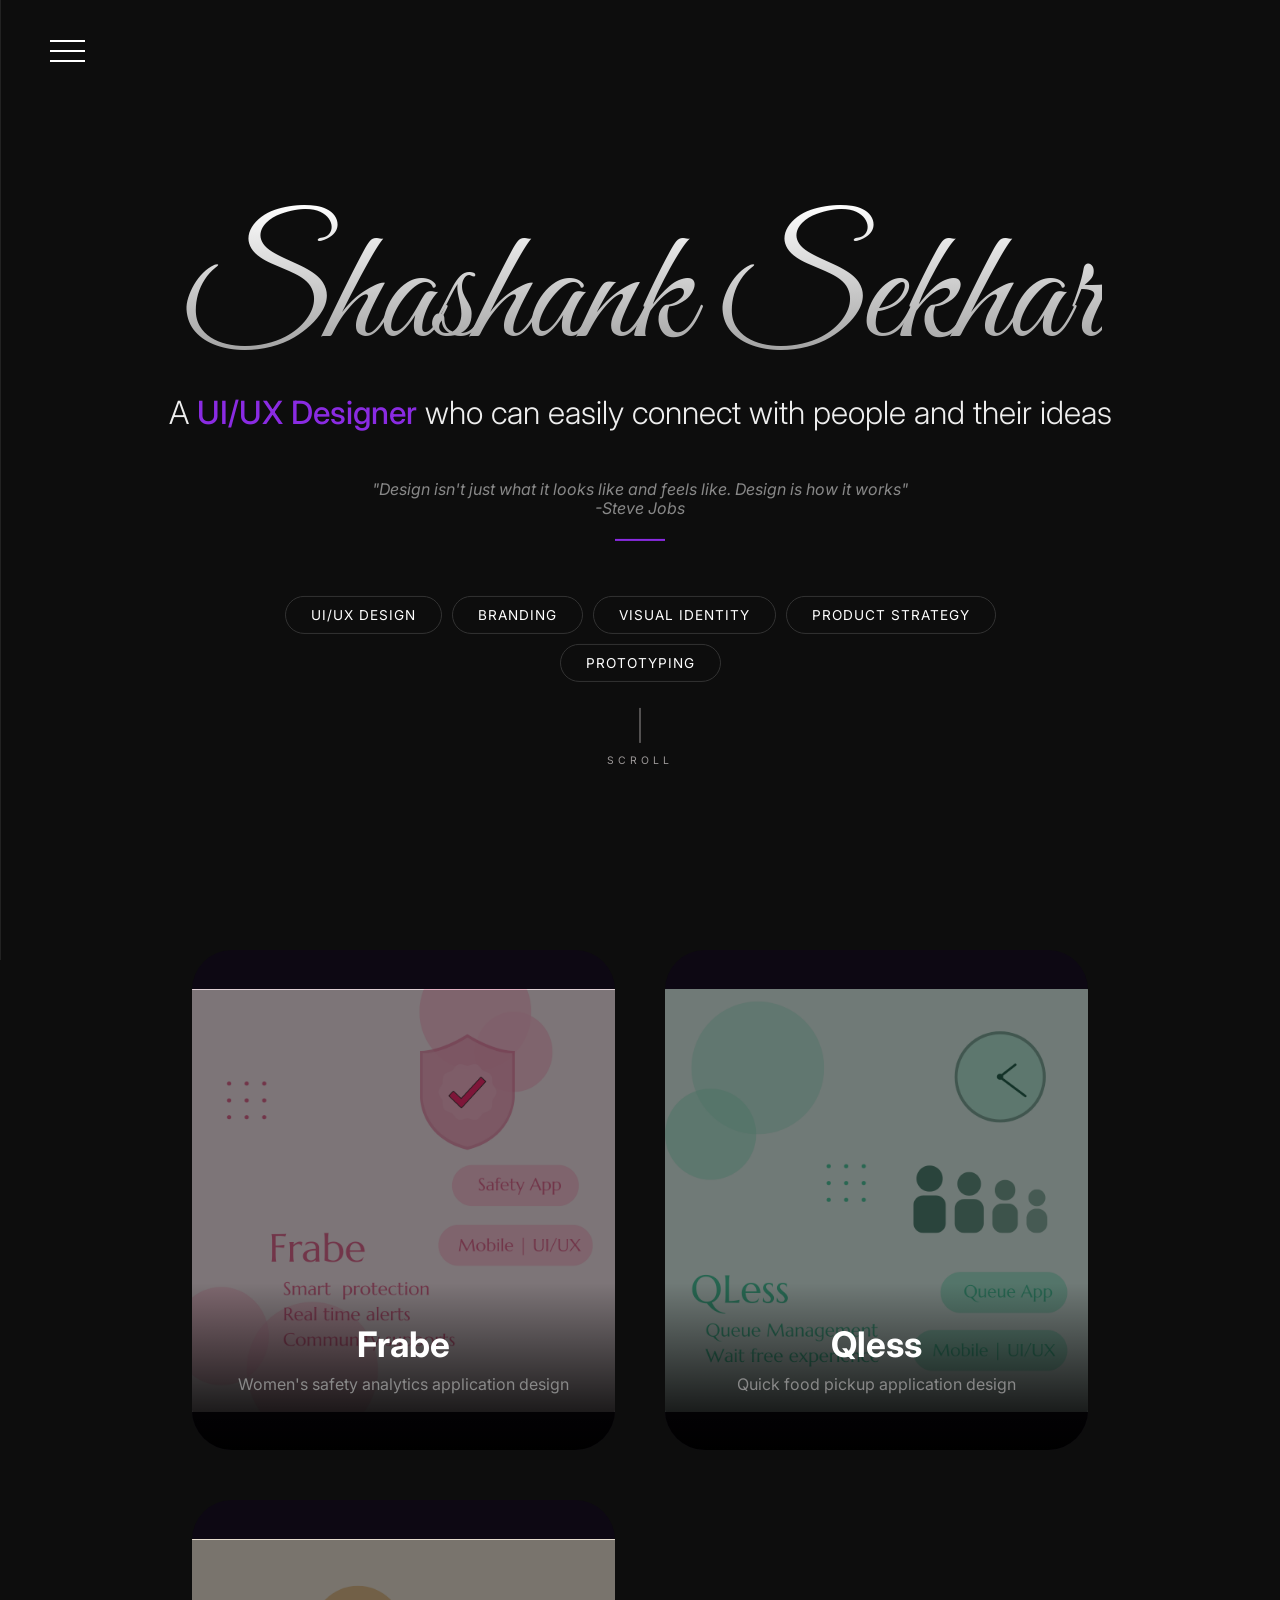
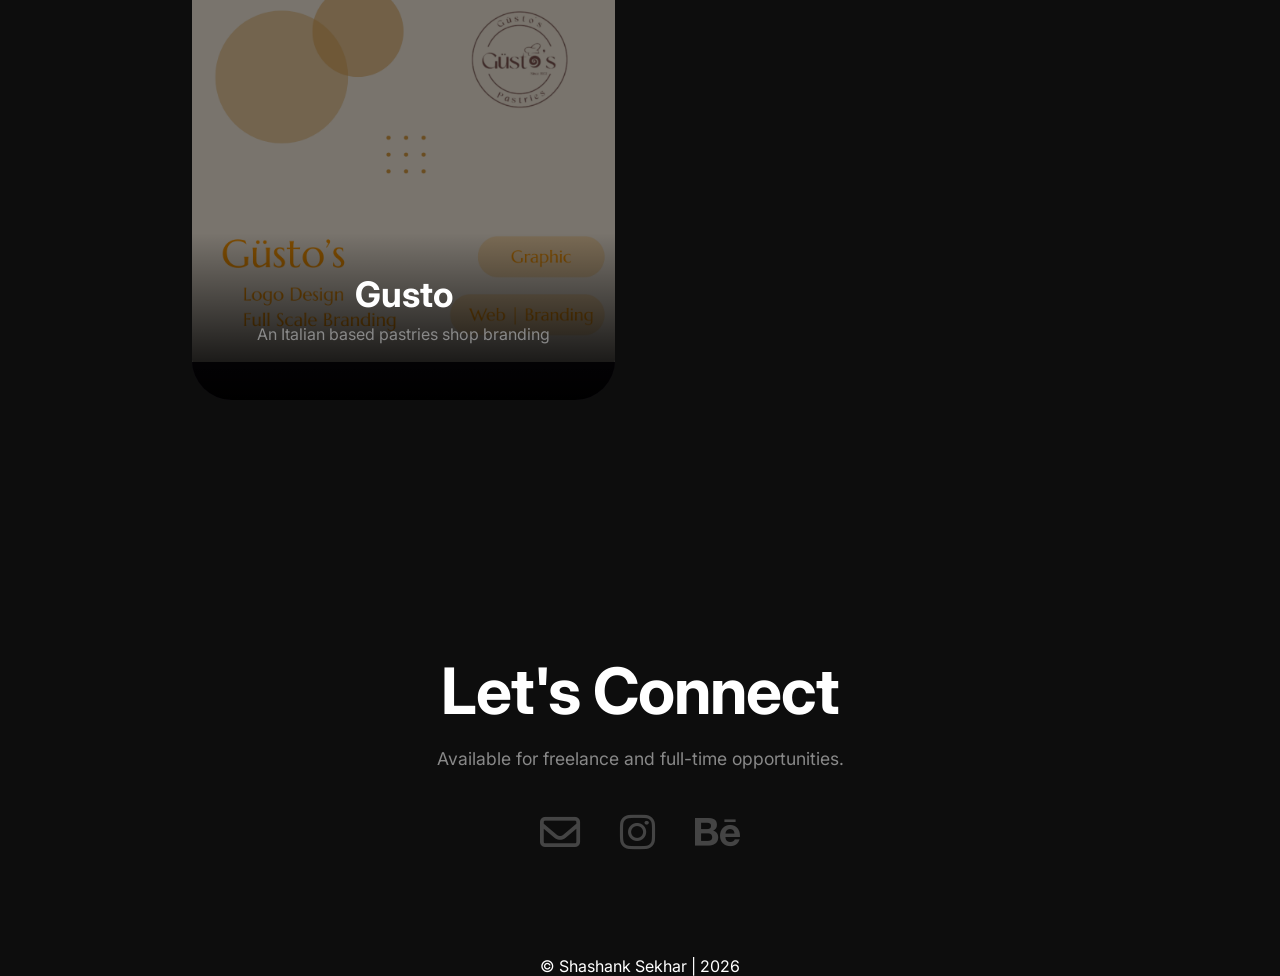
<file: Home.html>
<!DOCTYPE html>
<html lang="en">
<head>
    <meta charset="UTF-8">
    <meta name="viewport" content="width=device-width, initial-scale=1.0">
    <title>Shashank Sekhar | Portfolio</title>
    <link href="https://fonts.googleapis.com/css2?family=Great+Vibes&family=Inter:wght@300;400;600&display=swap" rel="stylesheet">
    <link rel="stylesheet" href="https://cdnjs.cloudflare.com/ajax/libs/font-awesome/6.0.0/css/all.min.css">
    <style>
    :root {
        --bg-color: #0d0d0d;
        --accent-purple: #8a2be2;
        --text-main: #ffffff;
        --text-dim: #888;
    }

    body {
        background-color: var(--bg-color);
        color: var(--text-main);
        font-family: 'Inter', sans-serif;
        margin: 0;
        padding: 0;
        line-height: 1.2;
        display: flex;
        flex-direction: column;
        align-items: center; /* Centers all direct children */
    }
    .contact-section {
    padding: 100px 20px;
    text-align: center;
    background-color: #0d0d0d;
    width: 100%;
    position: relative;
    z-index: 15; /* Ensures it sits on top of the sticky background */
}

.contact-title {
    font-size: clamp(2rem, 5vw, 4rem);
    font-weight: 700;
    margin-bottom: 10px;
    letter-spacing: -1px;
}

.contact-sub {
    color: var(--text-dim);
    font-size: 1.1rem;
    margin-bottom: 40px;
}

.social-links {
    display: flex;
    justify-content: center;
    gap: 40px;
}

.social-icon {
    font-size: 2.5rem; /* Large enough to be a focal point */
    color: #444; /* Dim by default */
    transition: all 0.4s cubic-bezier(0.175, 0.885, 0.32, 1.275);
    text-decoration: none;
}

.social-icon:hover {
    color: var(--accent-purple);
    transform: translateY(-10px) scale(1.1); /* The signature "Designer" lift */
}

/* Specific hover colors if you want them to pop */
.fa-envelope:hover { color: #ea4335; } /* Gmail Red */
.fa-instagram:hover { color: #e1306c; } /* Insta Pink */
.fa-behance:hover { color: #0057ff; }   /* Behance Blue */

    /* Navigation */
    nav {
    position: fixed;   /* This is the magic: it stays on screen during scroll */
    top: 40px;         /* Distance from the top of the window */
    left: 50px;        /* Distance from the left of the window */
    z-index: 9999;     /* A huge number so it sits above EVERYTHING else */
    padding: 0;
}
    .menu-icon {
    width: 35px;
    cursor: pointer;
    display: flex;
    flex-direction: column;
    gap: 8px;
}
    
   .menu-icon span {
    display: block;
    height: 2px;
    width: 100%;
    background-color: #fff; /* White bars to match your dark theme */
    transition: 0.3s ease;
}

/* Optional: Turns the bars purple when you hover */
    .menu-icon:hover span {
    background-color: var(--accent-purple);
}
        /* This container stays fixed as you scroll */
    .hero {
        position: relative;
        top: 15vh; /* Adjust this to position the name vertically */
        z-index: 1; /* Lower layer */
        display: flex;
        flex-direction: column;
        align-items: center;
        width: 100%;
        pointer-events: none; /* Allows you to click through the text to the menu */
    }

    .name {
        font-family: 'Great Vibes', cursive; 
        font-size: clamp(4rem, 15vw, 10rem); 
        font-weight: 500;
        margin: 80px 0 10px 0;
        text-align: center;
        letter-spacing: -2px;
        background: linear-gradient(to bottom, #fff, #888);
        -webkit-background-clip: text;
        -webkit-text-fill-color: transparent;
        margin: 0;
        pointer-events: auto; /* Makes only the name clickable if needed */
}
    /* 2. THE BIG TAGLINE (Centered) */
    .tagline {
        font-size: clamp(1.2rem, 3.5vw, 2rem); 
        font-weight: 300;
        color: #eee;
        text-align: center;
        max-width: 1200px;
        margin: 0 auto;
        line-height: 1.1;
    }

    .tagline span {
        color: var(--accent-purple);
        font-weight: 500;
    }

    /* 3. THE QUOTE (Centered) */
    .quote {
        font-size: 1rem;
        color: var(--text-dim);
        margin: 50px auto;
        text-align: center;
        max-width: 600px;
        font-style: italic;
        position: relative;
    }
    
    /* Small decorative line under quote */
    .quote::after {
        content: '';
        display: block;
        width: 50px;
        height: 2px;
        background: var(--accent-purple);
        margin: 20px auto 0;
    }

    /* 4. SKILLS SECTION (Centered) */
    .skills-container {
        margin: 0 auto 100px;
        display: flex;
        flex-wrap: wrap;
        justify-content: center;
        max-width: 800px;
    }

    .skill-tag {
        display: inline-block;
        padding: 10px 25px;
        margin: 5px;
        border: 1px solid #333;
        border-radius: 50px;
        font-size: 0.85rem;
        text-transform: uppercase;
        letter-spacing: 1px;
        transition: 0.3s;
    }
    
    .skill-tag:hover {
        border-color: var(--accent-purple);
        background: rgba(138, 43, 226, 0.1);
        transform: translateY(-3px);
    }
.content-wrapper {
    width: 100%;
        display: flex;
        justify-content: center;    
        position: relative;
        z-index: 10; /* Ensures it is on top of the name */
        background-color: #0d0d0d; /* MUST be your exact body background color */
        margin-top: 100vh; /* This creates the initial 'blank' space to see the name */
        box-shadow: 0 -50px 100px rgba(0,0,0,0.9); /* Adds a shadow to 'cover' the name cleanly */
    }
    /* 5. THE PROJECT GRID (Balanced) */
    /* 1. Fix the name to the background */
.hero-background {
    position: fixed;
    /* Increase this number to move the text down. 
       Try 60% or 65% to pull it lower into the frame. */
    top: 55vh; 
    left: 50%;
    transform: translate(-50%, -50%);
    z-index: 1;
    text-align: center;
    width: 100%;
    pointer-events: none; /* Crucial so you can still click the menu above it */
    display: flex;
    flex-direction: column;
    align-items: center;
}

/* 2. Create the solid 'Curtain' that slides up */
/* THE CURTAIN: This is the solid black "cover" */
.project-curtain {
    position: relative;
    z-index: 10;
    background-color: #0d0d0d; /* Must be solid to hide the name */
    margin-top: 100vh; /* Space to see the name first */
    width: 100%;
    display: flex;
    justify-content: center;
    padding-top: 50px;
    padding-bottom: 100px;
}

/* THE GRID: This forces the 2-column layout */
.projects-grid {
    display: grid;
    /* This is the key line: '1fr 1fr' forces two columns side-by-side */
    grid-template-columns: 1fr 1fr; 
    gap: 50px;
    width: 70%;
    max-width: 1400px;
}

/* MOBILE FIX: On small screens, we should go back to 1 column */
@media (max-width: 900px) {
    .about-container {
        grid-template-columns: 1fr;
        gap: 40px;
    }

    .image-box {
        position: relative;
        top: 0;
    }

    .about-curtain {
        margin-top: 65vh; /* slightly reduced for small screens */
        padding: 60px 6%;
    }
}
    .project-card {
    width: 100%; /* Important: Let the grid decide the width */
    height: 500px;
    background: #0d0813;
    border-radius: 40px;
    padding: 0; 
    overflow: hidden;
    transition: transform 0.2s ease;
    position: relative;
}

    .project-card:hover {
        transform: scale(1.02); /* Visual feedback that the whole card is a button */
    cursor: pointer;
        box-shadow: 0 20px 40px #46077380;
        border-color: #444;
    }

    .project-info {
        position: absolute;
        bottom: 0;
        left: 0;
        right: 0;
        padding: 40px;
        background: linear-gradient(to top, rgba(0,0,0,1), transparent);
        text-align: center; /* Centering text inside cards too */
    }

    .project-title {
        font-size: 2.2rem;
        font-weight: 700;
        margin: 0;
    }

    .project-desc {
        font-size: 1rem;
        color: var(--text-dim);
        margin-top: 10px;
    }
    /* Sidebar Background */
    .sidebar {
        height: 100%;
        width: 0; /* Starts at 0 */
        position: fixed;
        z-index: 999;
        top: 0;
        left: 0;
        background-color: #111; /* Solid dark background */
        border-right: 1px solid #222; /* Subtle border for definition */
        overflow-x: hidden;
        transition: 0.5s cubic-bezier(0.77,0,0.175,1); /* Smooth "luxury" slide */
        padding-top: 60px;
    }

    /* Sidebar Content Alignment */
    .sidebar-content {
        display: flex;
        flex-direction: column;
        padding-left: 40px;
        margin-top: 80px;
    }

    /* Sidebar Links */
    .sidebar a {
        padding: 10px 0;
        text-decoration: none;
        font-size: 2.5rem; /* Large, but fits in a sidebar */
        font-weight: 700;
        color: #555;
        display: block;
        transition: 0.3s;
        letter-spacing: -1px;
    }   

    /* Hover Effect */
    .sidebar a:hover {
        color: var(--accent-purple);
        padding-left: 10px; /* Slight nudge on hover */
    }

    /* Close Button (X) */
    .sidebar .closebtn {
        position: absolute;
        top: 20px;
        right: 25px;
        font-size: 36px;
        color: #fff;
    }

    /* Ensuring the menu icon stays visible/clickable */
    .menu-icon {
        z-index: 1000;
        position: relative;
    }
    .project-link {
    display: block;    /* This makes the link behave like a container/box */
    width: 100%;       /* Ensures it covers the full width of the card */
    height: 100%;      /* Ensures it covers the full height */
    text-decoration: none; 
    color: inherit;    /* Prevents the text from turning blue */
}

    @media (max-width: 600px) {
        .projects-grid {
            grid-template-columns: 1fr;
        }
        .project-card {
            height: 450px;
        }
    }

    .scroll-bar {
    width: 2px;
    height: 35px;
    background-color: #525050;
    position: relative;
    overflow: hidden;
}

.scroll-bar .highlight {
    position: absolute;
    width: 100%;
    height: 12px;
    background-color: #f7ff03; /* Neon highlight */
    top: -15px;
    animation: scrollSlide 2.5s cubic-bezier(0.77, 0, 0.175, 1) infinite;
}

.scroll-text {
    font-size: 0.65rem;
    color: #9c9898;
    letter-spacing: 4px;
    margin: 0;
    text-transform: uppercase;
}
.home-scroll-container {
    position: absolute;
    bottom: 20px; /* Anchors it to the bottom of the screen */
    left: 50%;
    transform: translateX(-50%);
    display: flex;
    flex-direction: column;
    align-items: center;
    gap: 12px;
    z-index: 20;
}

/* Re-using your existing animation */
@keyframes scrollSlide {
    0% { top: -15px; opacity: 0; }
    30% { top: 10px; opacity: 1; }
    60% { top: 10px; opacity: 1; height: 15px; }
    90% { top: 35px; opacity: 0; }
    100% { top: 35px; opacity: 0; }
}
@media (max-width: 1024px) {
    .about-container {
        grid-template-columns: 1fr;
        gap: 50px;
    }

    .image-box {
        position: relative;
        top: 0;
    }
}
@media (max-width: 480px) {
    .about-curtain {
        margin-top: 60vh;
        padding: 40px 5%;
    }

    .about-headline {
        font-size: 1.8rem;
    }

    .about-p {
        font-size: 0.95rem;
    }

    .discipline-quote {
        padding-left: 20px;
        font-size: 1rem;
    }

    .scroll-indicator {
        margin-top: 10px;
    }
}
.project-image-placeholder {
    width: 100%;
    height: 100%;
    object-fit: contain;   /* 🔥 THIS is the fix */
    display: block;
}
</style>
</head>
<body>
    <div id="navOverlay" class="sidebar">
    <a href="javascript:void(0)" class="closebtn" onclick="closeNav()">&times;</a>
    <div class="sidebar-content">
        <a href="index.html" onclick="closeNav()">Home</a>
        <a href="Resume.html" target="_blank">Resume</a>
        <a href="About.html">About Me</a>
    </div>
</div>
</div>

<nav>
    <div class="menu-icon" onclick="openNav()">
        <span></span>
        <span></span>
        <span></span>
    </div>
</nav>
    <div class="hero-background">
        <h1 class="name">Shashank Sekhar</h1>
        <p class="tagline">A <span>UI/UX Designer</span> who can easily connect with people and their ideas</p>
        <p class="quote">"Design isn't just what it looks like and feels like. Design is how it works"<br>-Steve Jobs</p>
        <div class="skills-container">
            <div class="skill-tag">UI/UX Design</div>
            <div class="skill-tag">Branding</div>
            <div class="skill-tag">Visual Identity</div>
            <div class="skill-tag">Product Strategy</div>
            <div class="skill-tag">Prototyping</div>
        </div>
        <div class="home-scroll-container">
            <div class="scroll-bar">
                <span class="highlight"></span>
            </div>
            <p class="scroll-text">SCROLL</p>
        </div>
    </div>
    <div class="project-curtain">
    <main class="projects-grid">

        <div class="project-card">
            <a href="Frabe.html" class="project-link">
            <img src="Frabe.png" alt="Frabe" class="project-image-placeholder" >
            <div class="project-info">
                <h3 class="project-title">Frabe</h3>
                <p class="project-desc">Women's safety analytics application design</p>
            </div>
            </a>
        </div>

        <div class="project-card">
            <a href="QLess.html" class="project-link">
            <img src="Qless.png" alt="Qless" class="project-image-placeholder">
            <div class="project-info">
                <h3 class="project-title">Qless</h3>
                <p class="project-desc">Quick food pickup application design</p>
            </div>
            </a>
        </div>

        <div class="project-card">
            <a href="Gusto.html" class="project-link">
            <img src="Gusto.png" alt="Gusto" class="project-image-placeholder">
            <div class="project-info">
                <h3 class="project-title">Gusto</h3>
                <p class="project-desc">An Italian based pastries shop branding</p>
            </div>
            </a>
        </div>
    </main>
    </div>
    <section class="contact-section">
    <h2 class="contact-title">Let's Connect</h2>
    <p class="contact-sub">Available for freelance and full-time opportunities.</p>
    
    <div class="social-links">
        <a href="mailto:vsshashank08@gmail.com" class="social-icon" title="Email Me">
            <i class="fa-regular fa-envelope"></i>
        </a>
        
        <a href="https://www.instagram.com/shas_hank.008/" target="_blank" class="social-icon" title="Instagram">
            <i class="fa-brands fa-instagram"></i>
        </a>
        
        <a href="https://www.behance.net/shashanksekhar2" target="_blank" class="social-icon" title="Behance">
            <i class="fa-brands fa-behance"></i>
        </a>
    </div>
</section>
    <footer>
        &copy; Shashank Sekhar | 2026
    </footer>
    <script>
function openNav() {
    // This sets how far the menu comes out. 350px is a sweet spot.
    document.getElementById("navOverlay").style.width = "350px";
}

function closeNav() {
    document.getElementById("navOverlay").style.width = "0";
}

</script>

</body>
</html>
</file>
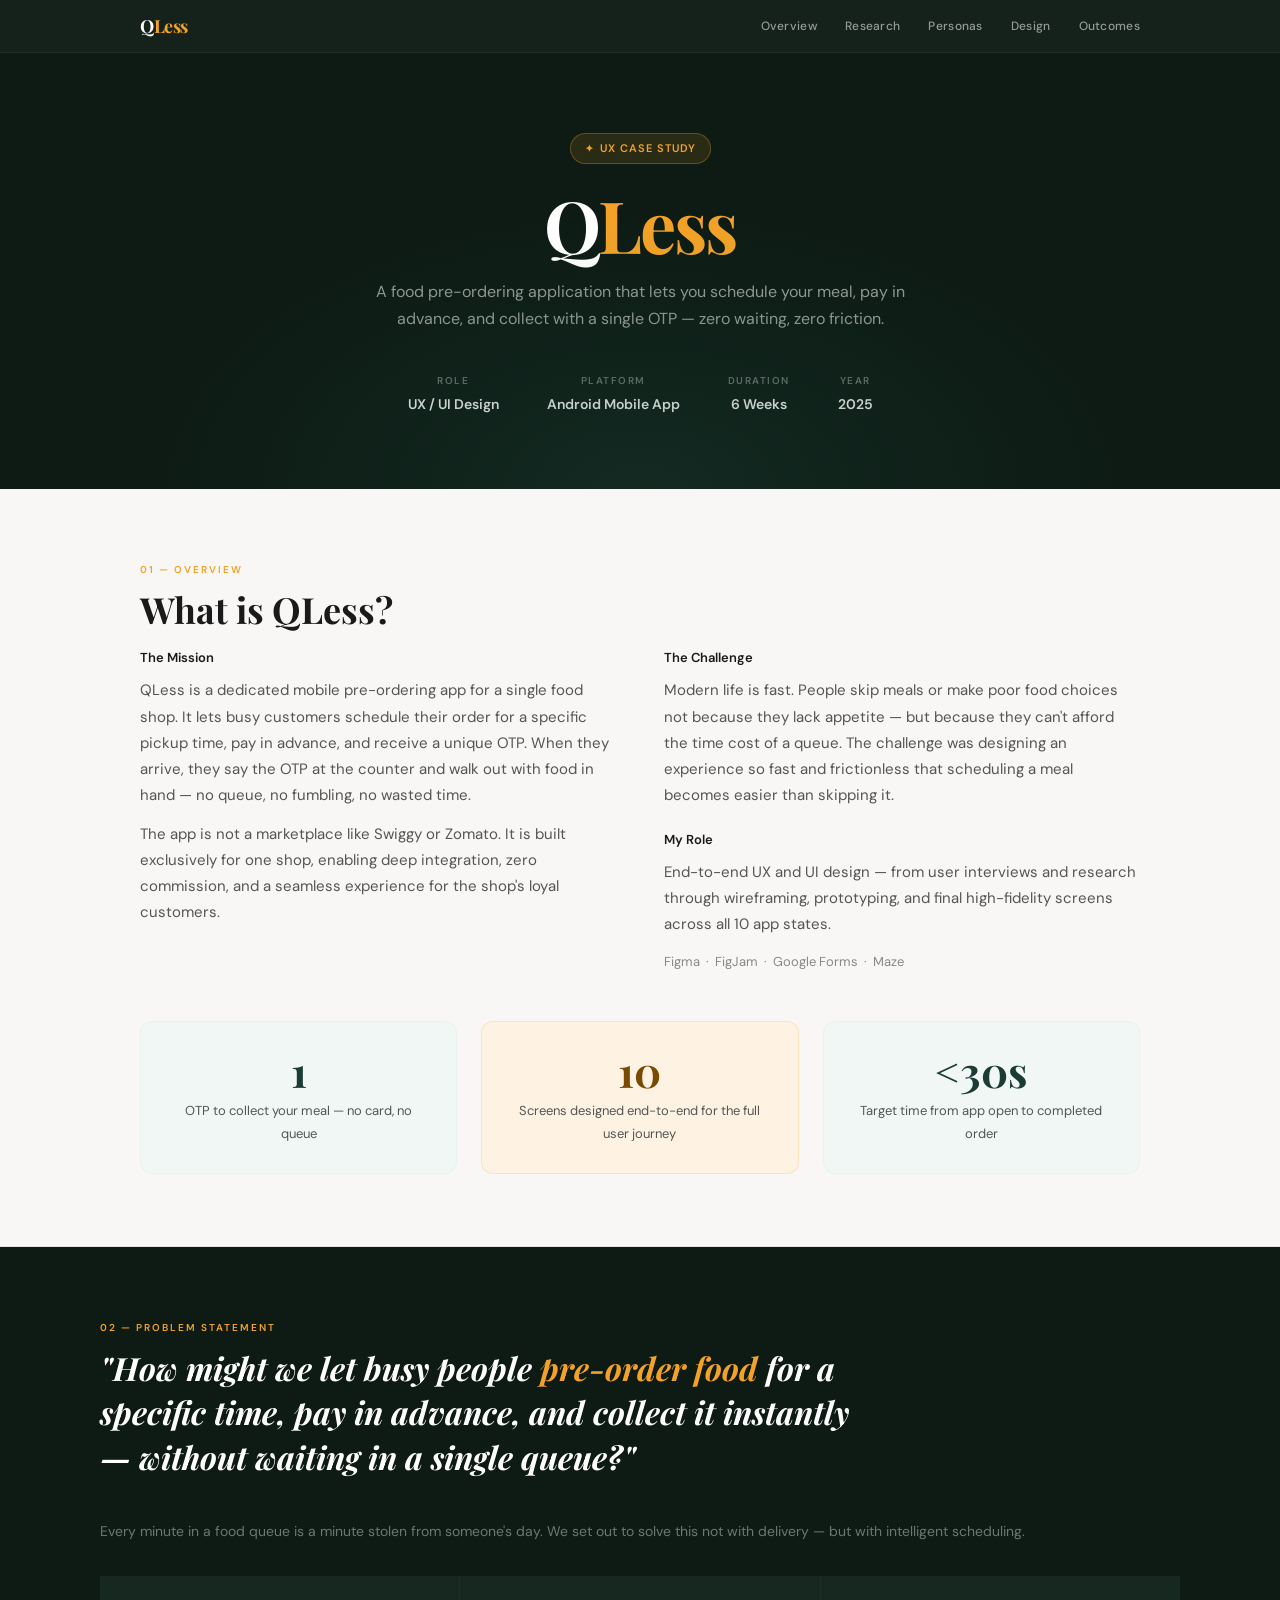
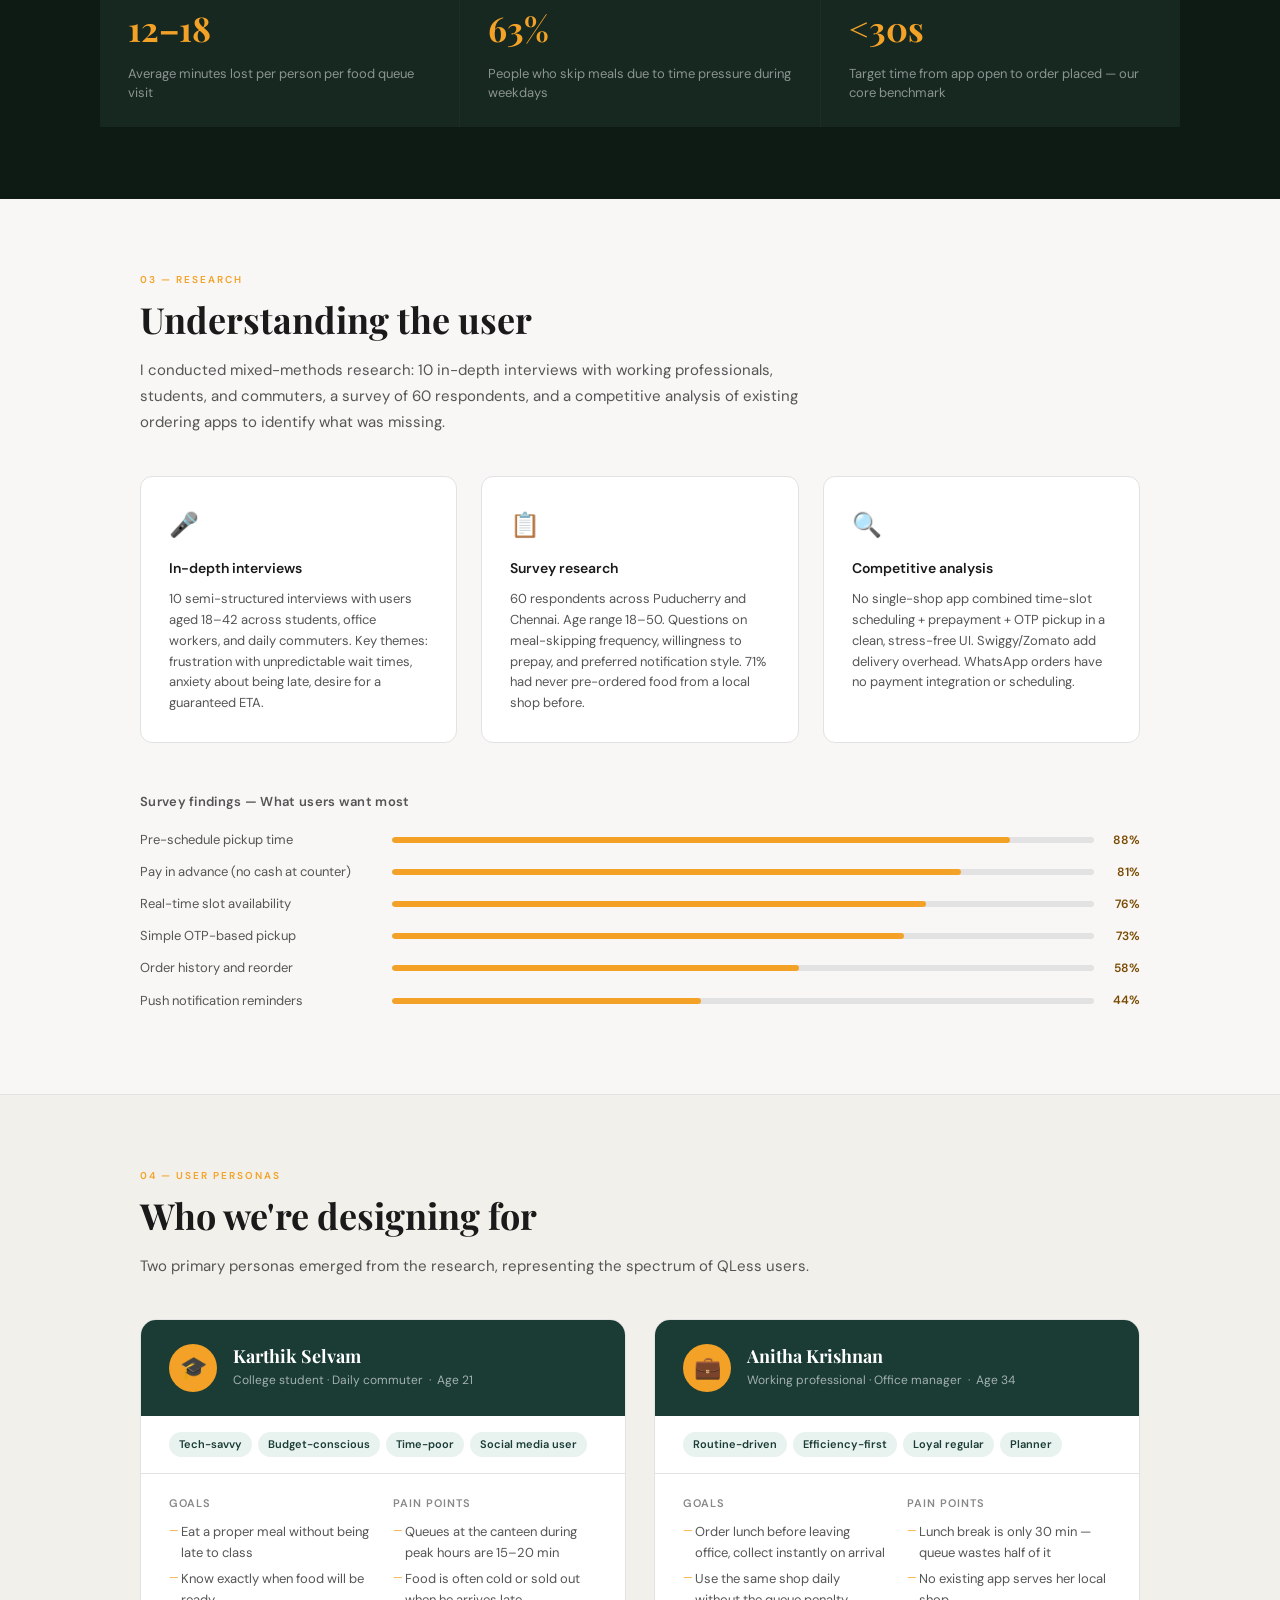
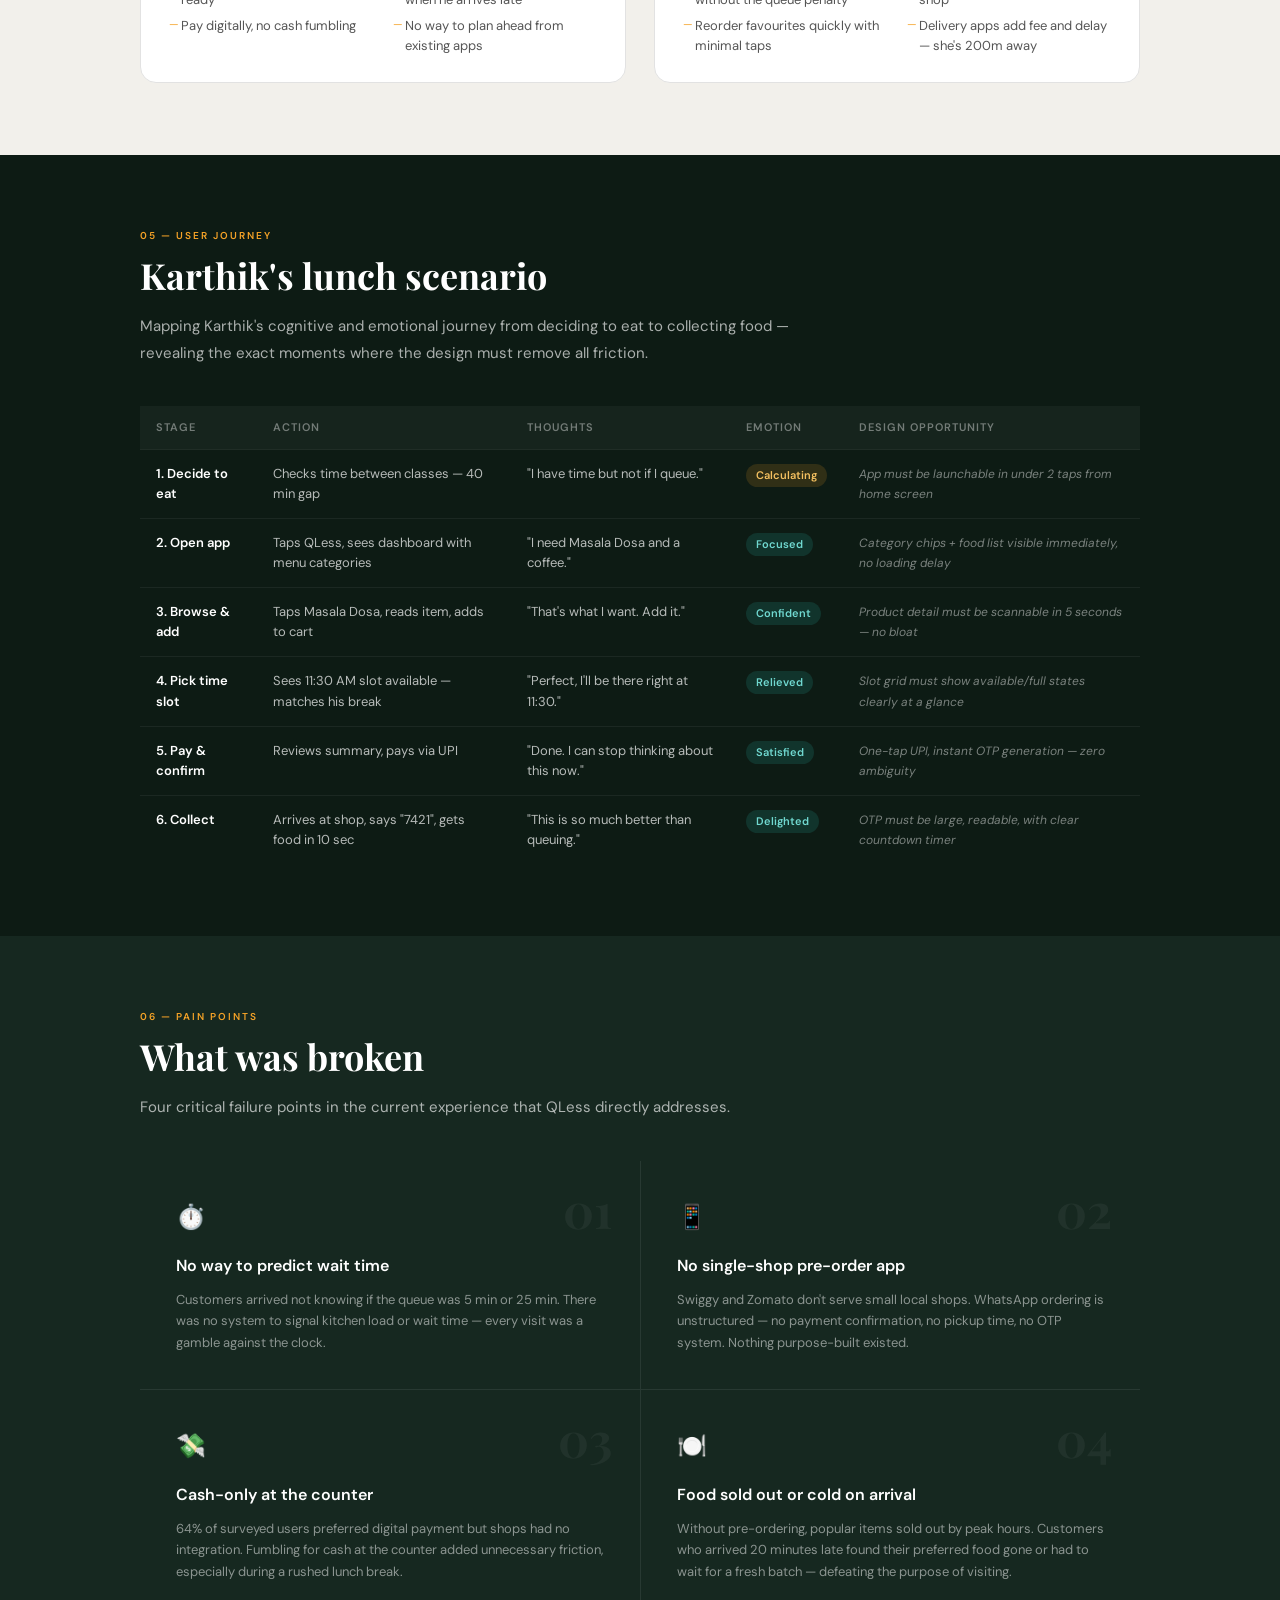
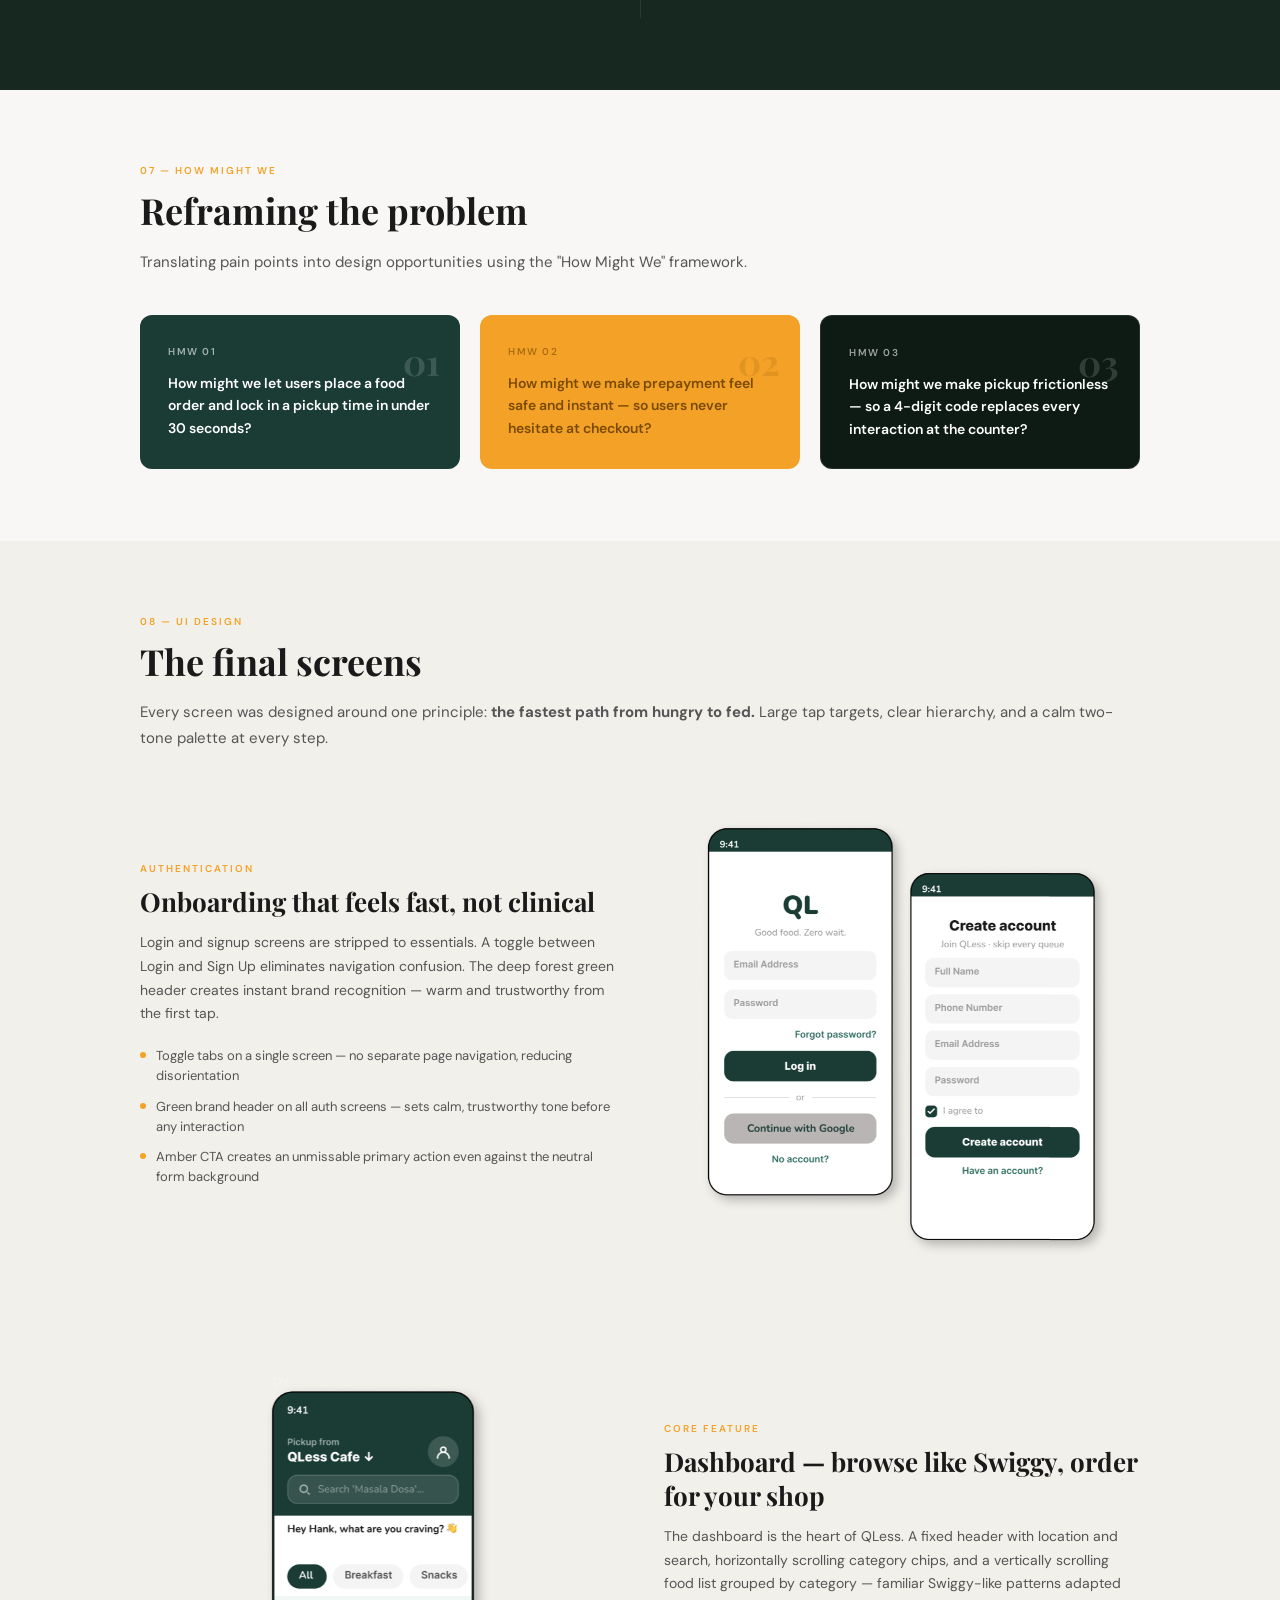
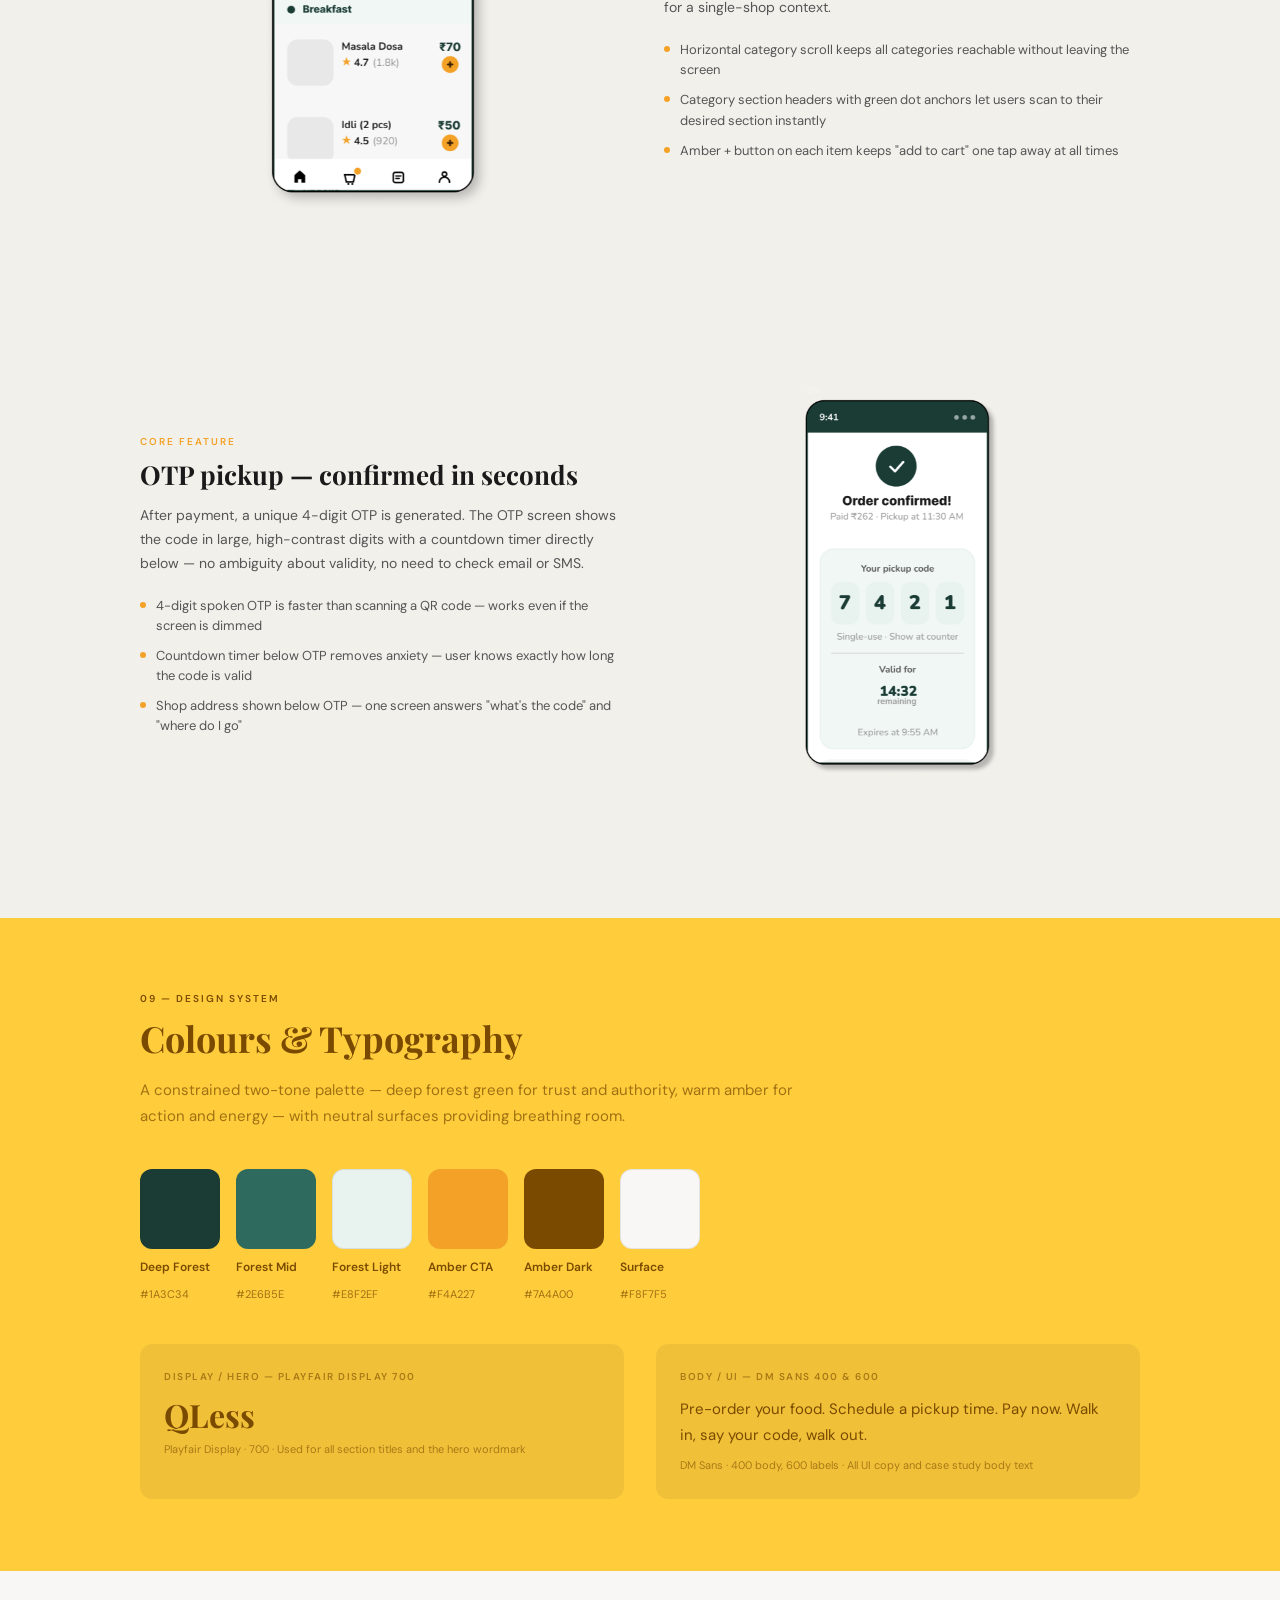
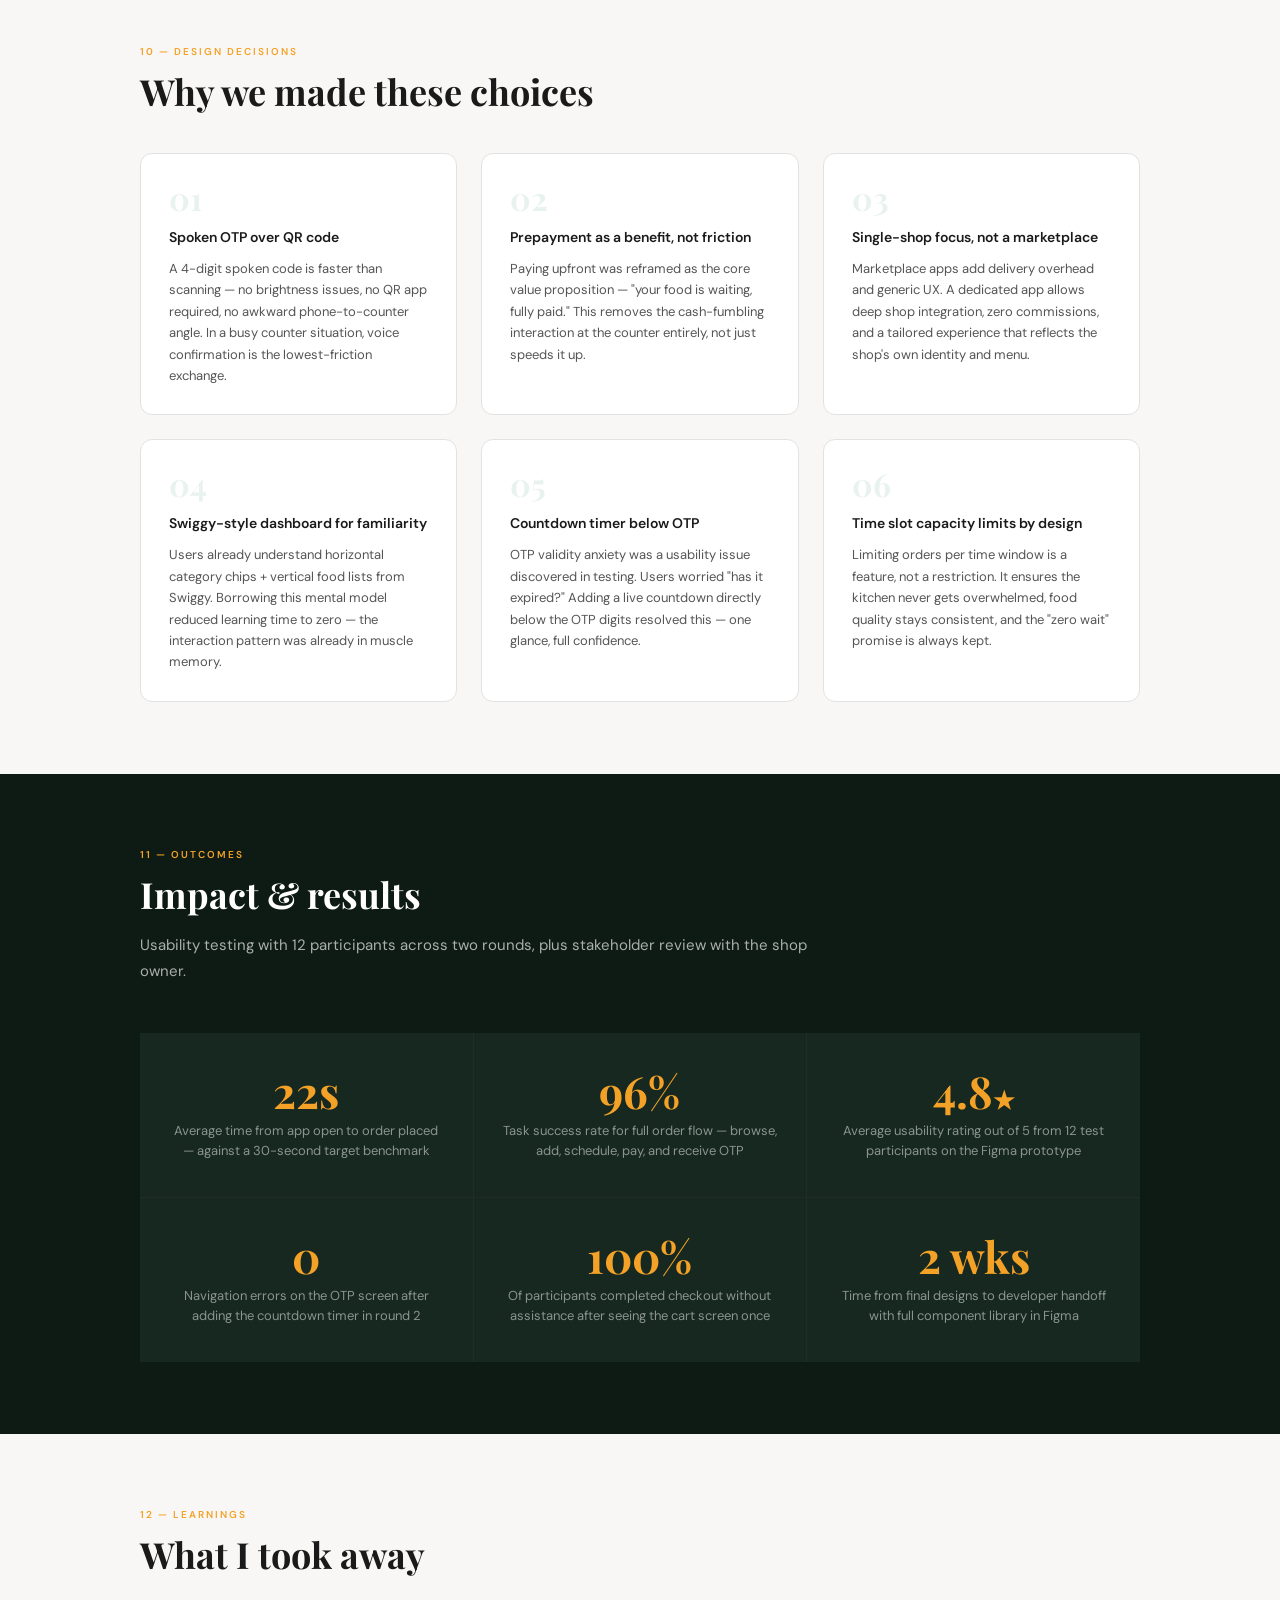
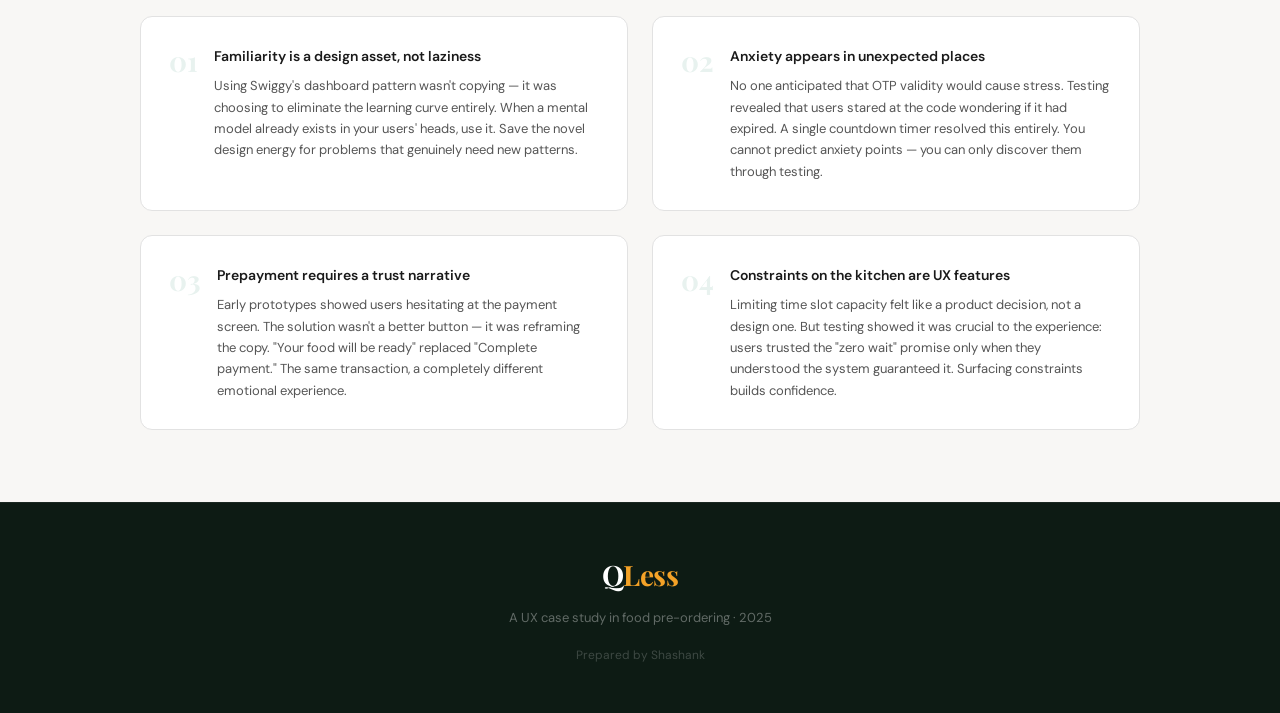
<file: QLess.html>
<!DOCTYPE html>
<html lang="en">
<head>
<meta charset="UTF-8">
<meta name="viewport" content="width=device-width, initial-scale=1.0">
<title>QLess — UX Case Study</title>
<link href="https://fonts.googleapis.com/css2?family=Playfair+Display:ital,wght@0,700;1,700&family=DM+Sans:wght@400;500;600&display=swap" rel="stylesheet">
<style>
*,*::before,*::after{box-sizing:border-box;margin:0;padding:0}
:root{
  --pri:#1A3C34;
  --pri-mid:#2E6B5E;
  --pri-light:#E8F2EF;
  --pri-xlight:#F0F7F5;
  --acc:#F4A227;
  --acc-light:#FEF3E2;
  --acc-dark:#7A4A00;
  --dark:#0D1B14;
  --dark2:#162820;
  --wh:#fff;
  --surf:#F8F7F5;
  --txt:#1A1A1A;
  --txt2:#555;
  --txt3:#888;
  --border:#E2E2E2;
  --pf:'Playfair Display',Georgia,serif;
  --dm:'DM Sans',-apple-system,sans-serif;
}
html{scroll-behavior:smooth}
body{font-family:var(--dm);background:var(--surf);color:var(--txt);line-height:1.7}

/* ── NAV ── */
nav{position:sticky;top:0;z-index:100;background:rgba(13,27,20,0.97);backdrop-filter:blur(8px);border-bottom:1px solid rgba(255,255,255,0.06)}
.nav-inner{max-width:1080px;margin:0 auto;padding:0 40px;height:52px;display:flex;align-items:center;justify-content:space-between}
.nav-logo{font-family:var(--pf);font-size:18px;font-weight:700;color:#fff;letter-spacing:-0.5px}
.nav-logo span{color:var(--acc)}
.nav-links{display:flex;gap:28px}
.nav-links a{font-size:12px;font-weight:500;color:rgba(255,255,255,0.55);text-decoration:none;letter-spacing:0.3px;transition:color .2s}
.nav-links a:hover{color:#fff}

/* ── HERO ── */
.hero{background:var(--dark);padding:80px 40px 72px;text-align:center;position:relative;overflow:hidden}
.hero::before{content:'';position:absolute;inset:0;background:radial-gradient(ellipse 700px 400px at 50% 100%,rgba(44,107,94,0.18) 0%,transparent 70%)}
.hero-badge{display:inline-flex;align-items:center;gap:6px;background:rgba(244,162,39,0.12);border:1px solid rgba(244,162,39,0.3);border-radius:20px;padding:5px 14px;font-size:11px;font-weight:600;color:var(--acc);letter-spacing:1px;text-transform:uppercase;margin-bottom:24px}
.hero-badge::before{content:'✦';font-size:10px}
.hero h1{font-family:var(--pf);font-size:72px;font-weight:700;color:#fff;letter-spacing:-2px;line-height:1.0;margin-bottom:18px}
.hero h1 span{color:var(--acc)}
.hero-sub{font-size:16px;color:rgba(255,255,255,0.55);max-width:560px;margin:0 auto 40px;line-height:1.7;font-weight:400}
.hero-meta{display:flex;justify-content:center;gap:48px;flex-wrap:wrap}
.hero-meta-item{text-align:center}
.hero-meta-label{font-size:10px;font-weight:600;color:rgba(255,255,255,0.35);letter-spacing:1.5px;text-transform:uppercase;margin-bottom:4px}
.hero-meta-value{font-size:14px;font-weight:600;color:rgba(255,255,255,0.85)}

/* ── SECTION WRAPPER ── */
.section{max-width:1080px;margin:0 auto;padding:72px 40px}
.section-sm{max-width:1080px;margin:0 auto;padding:56px 40px}
.full-bleed{padding:72px 0}
.full-bleed .section{padding-top:0;padding-bottom:0}

/* ── SECTION LABEL ── */
.sec-label{font-size:10px;font-weight:600;color:var(--acc);letter-spacing:2px;text-transform:uppercase;margin-bottom:10px}
.sec-title{font-family:var(--pf);font-size:36px;font-weight:700;color:var(--txt);line-height:1.2;margin-bottom:16px}
.sec-title-wh{font-family:var(--pf);font-size:36px;font-weight:700;color:#fff;line-height:1.2;margin-bottom:16px}
.sec-body{font-size:15px;color:var(--txt2);line-height:1.75;max-width:680px}
.sec-body-wh{font-size:15px;color:rgba(255,255,255,0.65);line-height:1.75;max-width:680px}

/* ── DIVIDER ── */
hr.div{border:none;border-top:1px solid var(--border);margin:0}
hr.div-dark{border:none;border-top:1px solid rgba(255,255,255,0.08);margin:0}

/* ── STATS ROW ── */
.stats-row{display:grid;grid-template-columns:repeat(3,1fr);gap:1px;background:rgba(255,255,255,0.08);margin-top:40px;border-radius:2px;overflow:hidden}
.stat-cell{background:var(--dark2);padding:28px 32px;text-align:center}
.stat-num{font-family:var(--pf);font-size:42px;font-weight:700;color:var(--acc);line-height:1;margin-bottom:8px}
.stat-desc{font-size:13px;color:rgba(255,255,255,0.5);line-height:1.5}

/* ── QUOTE SECTION ── */
.quote-section{background:var(--dark);padding:72px 40px}
.quote-inner{max-width:1080px;margin:0 auto}
.quote-text{font-family:var(--pf);font-size:32px;font-weight:700;font-style:italic;color:#fff;line-height:1.4;max-width:780px;margin-bottom:40px}
.quote-text span{color:var(--acc)}
.quote-stats{display:grid;grid-template-columns:repeat(3,1fr);gap:1px;background:rgba(255,255,255,0.08)}
.qstat{background:#162820;padding:24px 28px}
.qstat-num{font-family:var(--pf);font-size:34px;font-weight:700;color:var(--acc);margin-bottom:6px}
.qstat-desc{font-size:13px;color:rgba(255,255,255,0.5);line-height:1.5}

/* ── RESEARCH CARDS ── */
.research-grid{display:grid;grid-template-columns:repeat(3,1fr);gap:24px;margin-top:40px}
.r-card{background:var(--wh);border:1px solid var(--border);border-radius:12px;padding:28px}
.r-card-icon{font-size:24px;margin-bottom:12px}
.r-card-title{font-size:14px;font-weight:600;color:var(--txt);margin-bottom:8px}
.r-card-body{font-size:13px;color:var(--txt2);line-height:1.6}

/* ── SURVEY BARS ── */
.survey-section{margin-top:48px}
.survey-title{font-size:13px;font-weight:600;color:var(--txt2);margin-bottom:16px;letter-spacing:0.3px}
.bar-row{display:flex;align-items:center;gap:12px;margin-bottom:10px}
.bar-label{font-size:13px;color:var(--txt2);width:240px;flex-shrink:0}
.bar-track{flex:1;height:6px;background:var(--border);border-radius:3px;overflow:hidden}
.bar-fill{height:100%;border-radius:3px;background:var(--acc)}
.bar-pct{font-size:12px;font-weight:600;color:var(--acc-dark);width:34px;text-align:right}

/* ── PERSONAS ── */
.persona-section{background:#F2F0EB;padding:72px 0}
.persona-grid{display:grid;grid-template-columns:1fr 1fr;gap:28px;margin-top:40px}
.persona-card{background:var(--wh);border-radius:16px;overflow:hidden;border:1px solid var(--border)}
.persona-header{background:var(--pri);padding:24px 28px;display:flex;align-items:center;gap:16px}
.persona-avatar{width:48px;height:48px;border-radius:50%;background:var(--acc);display:flex;align-items:center;justify-content:center;font-size:22px;flex-shrink:0}
.persona-name{font-family:var(--pf);font-size:18px;font-weight:700;color:#fff;line-height:1.2}
.persona-role{font-size:12px;color:rgba(255,255,255,0.6);margin-top:2px}
.persona-tags{display:flex;flex-wrap:wrap;gap:6px;padding:16px 28px;border-bottom:1px solid var(--border)}
.ptag{background:var(--pri-light);color:var(--pri);font-size:11px;font-weight:600;border-radius:20px;padding:3px 10px}
.persona-body{padding:20px 28px;display:grid;grid-template-columns:1fr 1fr;gap:20px}
.persona-col-title{font-size:11px;font-weight:600;color:var(--txt3);letter-spacing:1px;text-transform:uppercase;margin-bottom:10px}
.persona-li{font-size:13px;color:var(--txt2);line-height:1.6;padding-left:12px;position:relative;margin-bottom:5px}
.persona-li::before{content:'—';position:absolute;left:0;color:var(--acc);font-size:11px}

/* ── JOURNEY TABLE ── */
.journey-section{background:var(--dark);padding:72px 0}
.journey-table{width:100%;border-collapse:collapse;margin-top:40px}
.journey-table th{background:rgba(255,255,255,0.04);padding:12px 16px;font-size:11px;font-weight:600;color:rgba(255,255,255,0.4);text-align:left;letter-spacing:1px;text-transform:uppercase;border-bottom:1px solid rgba(255,255,255,0.08)}
.journey-table td{padding:14px 16px;font-size:13px;color:rgba(255,255,255,0.7);border-bottom:1px solid rgba(255,255,255,0.06);vertical-align:top;line-height:1.55}
.journey-table tr:last-child td{border-bottom:none}
.jstage{font-weight:600;color:#fff;font-size:13px}
.jemo{display:inline-block;padding:3px 10px;border-radius:20px;font-size:11px;font-weight:600}
.jemo-panic{background:rgba(217,64,48,0.2);color:#f08070}
.jemo-anxious{background:rgba(244,162,39,0.15);color:#f4c060}
.jemo-search{background:rgba(52,152,219,0.15);color:#80b8e8}
.jemo-relief{background:rgba(44,196,182,0.15);color:#70d8d0}
.jopp{font-size:12px;color:rgba(255,255,255,0.45);font-style:italic}

/* ── PAIN POINTS ── */
.pain-grid{display:grid;grid-template-columns:repeat(2,1fr);gap:1px;background:rgba(255,255,255,0.08);margin-top:40px}
.pain-cell{background:var(--dark2);padding:36px;position:relative}
.pain-num{font-family:var(--pf);font-size:48px;font-weight:700;color:rgba(255,255,255,0.05);position:absolute;top:24px;right:28px;line-height:1}
.pain-icon{font-size:24px;margin-bottom:14px}
.pain-title{font-size:16px;font-weight:600;color:#fff;margin-bottom:10px}
.pain-body{font-size:13px;color:rgba(255,255,255,0.5);line-height:1.65}

/* ── HMW ── */
.hmw-grid{display:grid;grid-template-columns:repeat(3,1fr);gap:20px;margin-top:40px}
.hmw-card{border-radius:12px;padding:28px;position:relative;overflow:hidden}
.hmw-card:nth-child(1){background:var(--pri);color:#fff}
.hmw-card:nth-child(2){background:var(--acc);color:var(--acc-dark)}
.hmw-card:nth-child(3){background:var(--dark);color:#fff;border:1px solid rgba(255,255,255,0.1)}
.hmw-num{font-family:var(--pf);font-size:36px;font-weight:700;opacity:0.15;position:absolute;top:16px;right:20px}
.hmw-label{font-size:10px;font-weight:600;letter-spacing:1.5px;text-transform:uppercase;opacity:0.6;margin-bottom:12px}
.hmw-text{font-size:14px;font-weight:600;line-height:1.6}

/* ── SCREENS SHOWCASE ── */
.screens-section{background:#F2F0EB;padding:72px 0}
.screens-intro{max-width:1080px;margin:0 auto;padding:0 40px}
.screen-block{max-width:1080px;margin:48px auto 0;padding:0 40px}
.screen-block-inner{display:grid;grid-template-columns:1fr 1fr;gap:48px;align-items:center}
.screen-block-inner.rev{direction:rtl}
.screen-block-inner.rev > *{direction:ltr}
.screen-copy{}
.screen-tag{font-size:10px;font-weight:600;color:var(--acc);letter-spacing:2px;text-transform:uppercase;margin-bottom:8px}
.screen-title{font-family:var(--pf);font-size:26px;font-weight:700;color:var(--txt);margin-bottom:12px;line-height:1.3}
.screen-body{font-size:14px;color:var(--txt2);line-height:1.7;margin-bottom:20px}
.screen-decision{display:flex;align-items:flex-start;gap:10px;margin-bottom:10px}
.sd-dot{width:6px;height:6px;border-radius:50%;background:var(--acc);flex-shrink:0;margin-top:6px}
.sd-text{font-size:13px;color:var(--txt2);line-height:1.55}

/* ── PHONE STRIP (all 10 screens) ── */
.phone-strip{max-width:1080px;margin:48px auto 0;padding:0 40px}
.phones-row{display:flex;gap:12px;overflow-x:auto;padding-bottom:8px}
.phones-row::-webkit-scrollbar{height:4px}
.phones-row::-webkit-scrollbar-track{background:var(--border);border-radius:2px}
.phones-row::-webkit-scrollbar-thumb{background:var(--pri-mid);border-radius:2px}
.ph-wrap{display:flex;flex-direction:column;align-items:center;gap:7px;flex-shrink:0}
.ph-lbl{font-size:10px;font-weight:600;color:var(--txt3);text-align:center}

/* Embedded mini phone */
.mphone{width:130px;height:260px;background:#fff;border-radius:20px;border:1.5px solid #B8B8B8;overflow:hidden;display:flex;flex-direction:column;box-shadow:0 2px 10px rgba(0,0,0,.09)}
.msb{height:22px;background:var(--pri);display:flex;align-items:center;justify-content:space-between;padding:0 8px;flex-shrink:0}
.msbt{font-size:7px;font-weight:700;color:#fff}
.msbi{display:flex;gap:2px}.msbd{width:3px;height:3px;border-radius:50%;background:rgba(255,255,255,.5)}
.mbody{flex:1;display:flex;flex-direction:column;background:#fff;overflow:hidden;min-height:0}
.mbg{background:#F7F7F7}
.mscrl{overflow-y:auto;flex:1;min-height:0;display:flex;flex-direction:column}.mscrl::-webkit-scrollbar{display:none}
.mth{font-size:10px;font-weight:800;color:var(--txt);line-height:1.2}
.mth2{font-size:8.5px;font-weight:700;color:var(--txt)}
.mth3{font-size:7.5px;font-weight:700;color:var(--txt)}
.mtb{font-size:7.5px;font-weight:500;color:var(--txt2);line-height:1.4}
.mts{font-size:6.5px;font-weight:500;color:var(--txt3)}
.mtlbl{font-size:6.5px;font-weight:600;color:var(--txt2);margin-bottom:2px;display:block}
.minp{background:#F4F4F4;border:1px solid #E0E0E0;border-radius:6px;padding:5px 7px;font-size:7.5px;font-weight:500;color:var(--txt2);width:100%;display:block}
.mbp{background:var(--pri);color:#fff;border-radius:7px;padding:6px 8px;font-size:7.5px;font-weight:800;text-align:center;width:100%;display:block}
.mba{background:var(--acc);color:var(--acc-dark);border-radius:7px;padding:6px 8px;font-size:7.5px;font-weight:800;text-align:center;width:100%;display:block}
.mbo{background:#fff;border:1.5px solid var(--pri);color:var(--pri);border-radius:7px;padding:5px 8px;font-size:7.5px;font-weight:700;text-align:center;width:100%;display:block}
.mdivr{display:flex;align-items:center;gap:4px}.mdivl{flex:1;height:1px;background:#E0E0E0}.mdivt{font-size:6.5px;color:#999}
.msep{height:1px;background:#E0E0E0}
.mtg{background:var(--pri-light);color:var(--pri);font-size:6px;font-weight:700;border-radius:20px;padding:1px 5px;display:inline-block}
.mtga{background:var(--acc-light);color:var(--acc-dark);font-size:6px;font-weight:700;border-radius:20px;padding:1px 5px;display:inline-block}
.mrow{display:flex;align-items:center;gap:5px}
.mrsb{display:flex;align-items:center;justify-content:space-between}
.mcol{display:flex;flex-direction:column}
.mg4{gap:4px}.mg3{gap:3px}
.mnav{height:30px;background:#fff;border-top:1px solid #E0E0E0;display:flex;align-items:center;justify-content:space-around;flex-shrink:0}
.mni{display:flex;flex-direction:column;align-items:center;gap:1px}
.mnl{font-size:6px;font-weight:600;color:#999}
.mnla{font-size:6px;font-weight:800;color:var(--pri)}
.msrch{display:flex;align-items:center;gap:5px;background:rgba(255,255,255,.12);border:1px solid rgba(255,255,255,.15);border-radius:6px;padding:4px 7px}
.mchip{background:#F4F4F4;border:1px solid #E0E0E0;border-radius:20px;padding:2px 7px;font-size:6.5px;font-weight:600;color:var(--txt2);white-space:nowrap;flex-shrink:0}
.mchipa{background:var(--pri);border:1px solid var(--pri);border-radius:20px;padding:2px 7px;font-size:6.5px;font-weight:700;color:#fff;white-space:nowrap;flex-shrink:0}
.mism{width:30px;height:30px;background:#E8E8E8;border-radius:6px;flex-shrink:0;display:flex;align-items:center;justify-content:center;font-size:13px}
.mstr{color:var(--acc);font-size:6.5px}
.mstpr{display:flex;align-items:center;gap:5px}
.msbt2{width:14px;height:14px;border-radius:50%;background:var(--pri);display:flex;align-items:center;justify-content:center;flex-shrink:0}
.msbn{font-size:8px;font-weight:800;color:var(--txt);min-width:9px;text-align:center}
.motpw{display:flex;gap:5px;justify-content:center}
.motpd{width:25px;height:30px;background:var(--pri-light);border:1.5px solid var(--pri);border-radius:6px;display:flex;align-items:center;justify-content:center;font-size:14px;font-weight:900;color:var(--pri)}
.mtmr{width:44px;height:44px;border-radius:50%;border:3px solid var(--pri-light);border-top-color:var(--pri);display:flex;flex-direction:column;align-items:center;justify-content:center;margin:0 auto}
.mtmrn{font-size:10px;font-weight:900;color:var(--pri);line-height:1}
.mtmrl{font-size:6px;font-weight:600;color:#999}
.mslotg{display:grid;grid-template-columns:1fr 1fr;gap:3px}
.mslot{border:1px solid #E0E0E0;border-radius:5px;padding:4px 3px;text-align:center;font-size:6.5px;font-weight:600;color:var(--txt)}
.mslota{border:1.5px solid var(--pri);border-radius:5px;padding:4px 3px;text-align:center;font-size:6.5px;font-weight:700;color:var(--pri);background:var(--pri-light)}
.mslotd{border:1px solid #E0E0E0;border-radius:5px;padding:4px 3px;text-align:center;font-size:6.5px;font-weight:500;color:#999;background:#F4F4F4}
.mci{display:flex;align-items:flex-start;gap:5px;padding:5px 0}
.mci+.mci{border-top:1px solid #E0E0E0}
.mtr{display:flex;justify-content:space-between;padding:2px 0}
.mtl{font-size:6.5px;color:var(--txt2);font-weight:500}
.mtv{font-size:6.5px;color:var(--txt);font-weight:700}
.mtg2{font-size:7.5px;color:var(--pri);font-weight:800}
.mcard{background:#fff;border:1px solid #E0E0E0;border-radius:8px;padding:6px}
.mcath{display:flex;align-items:center;gap:5px;padding:4px 8px;background:var(--pri-xlight);border-bottom:1px solid var(--pri-light);flex-shrink:0}
.mcatd{width:5px;height:5px;border-radius:50%;background:var(--pri);flex-shrink:0}
.mfi{display:flex;align-items:center;gap:6px;padding:5px 8px}
.mfi+.mfi{border-top:1px solid #E0E0E0}
.mscc{width:30px;height:30px;border-radius:50%;background:var(--pri);display:flex;align-items:center;justify-content:center;margin:0 auto}
.mocard{background:var(--pri-xlight);border:1px solid var(--pri-light);border-radius:8px;padding:6px}
.mlnk{text-align:center;font-size:6.5px;font-weight:600;color:var(--pri-mid)}
.mlnks{color:var(--pri);font-weight:800}
.mcbx{width:8px;height:8px;border-radius:2px;background:var(--pri);flex-shrink:0;margin-top:1px;display:flex;align-items:center;justify-content:center}

/* ── DESIGN SYSTEM ── */
.ds-section{background:#FFCD3C;padding:72px 0}
.ds-inner{max-width:1080px;margin:0 auto;padding:0 40px}
.palette-row{display:flex;gap:16px;margin-top:40px;flex-wrap:wrap}
.swatch{display:flex;flex-direction:column;gap:8px}
.swatch-block{width:80px;height:80px;border-radius:12px}
.swatch-name{font-size:12px;font-weight:600;color:var(--acc-dark)}
.swatch-hex{font-size:11px;color:var(--acc-dark);opacity:0.7}
.type-row{display:grid;grid-template-columns:1fr 1fr;gap:32px;margin-top:40px}
.type-demo{background:rgba(0,0,0,0.06);border-radius:12px;padding:24px}
.type-label{font-size:10px;font-weight:600;letter-spacing:1.5px;text-transform:uppercase;color:var(--acc-dark);opacity:0.6;margin-bottom:12px}
.type-sample-display{font-family:var(--pf);font-size:32px;font-weight:700;color:var(--acc-dark);line-height:1.1}
.type-sample-body{font-size:15px;color:var(--acc-dark);line-height:1.7;font-family:var(--dm)}
.type-meta{font-size:11px;color:var(--acc-dark);opacity:0.6;margin-top:8px}

/* ── DESIGN DECISIONS ── */
.dd-grid{display:grid;grid-template-columns:repeat(3,1fr);gap:24px;margin-top:40px}
.dd-card{background:var(--wh);border:1px solid var(--border);border-radius:12px;padding:28px}
.dd-num{font-family:var(--pf);font-size:32px;font-weight:700;color:var(--pri-light);margin-bottom:12px;line-height:1}
.dd-title{font-size:14px;font-weight:600;color:var(--txt);margin-bottom:8px}
.dd-body{font-size:13px;color:var(--txt2);line-height:1.65}

/* ── OUTCOMES ── */
.outcomes-section{background:var(--dark);padding:72px 0}
.outcomes-grid{display:grid;grid-template-columns:repeat(3,1fr);gap:1px;background:rgba(255,255,255,0.08);margin-top:48px}
.out-cell{background:var(--dark2);padding:36px 28px;text-align:center}
.out-num{font-family:var(--pf);font-size:44px;font-weight:700;color:var(--acc);line-height:1;margin-bottom:8px}
.out-desc{font-size:13px;color:rgba(255,255,255,0.5);line-height:1.55}

/* ── LEARNINGS ── */
.learn-grid{display:grid;grid-template-columns:1fr 1fr;gap:24px;margin-top:40px}
.learn-card{background:var(--wh);border:1px solid var(--border);border-radius:12px;padding:28px;display:flex;gap:16px}
.learn-num{font-family:var(--pf);font-size:28px;font-weight:700;color:var(--pri-light);flex-shrink:0;line-height:1;margin-top:2px}
.learn-title{font-size:14px;font-weight:600;color:var(--txt);margin-bottom:6px}
.learn-body{font-size:13px;color:var(--txt2);line-height:1.65}

/* ── FOOTER ── */
footer{background:var(--dark);padding:48px 40px;text-align:center;border-top:1px solid rgba(255,255,255,0.06)}
.footer-logo{font-family:var(--pf);font-size:28px;font-weight:700;color:#fff;letter-spacing:-0.5px;margin-bottom:8px}
.footer-logo span{color:var(--acc)}
.footer-sub{font-size:13px;color:rgba(255,255,255,0.35);margin-bottom:4px}
.footer-credit{font-size:12px;color:rgba(255,255,255,0.2)}
</style>
</head>
<body>

<!-- NAV -->
<nav>
  <div class="nav-inner">
    <div class="nav-logo">Q<span>Less</span></div>
    <div class="nav-links">
      <a href="#overview">Overview</a>
      <a href="#research">Research</a>
      <a href="#personas">Personas</a>
      <a href="#design">Design</a>
      <a href="#outcomes">Outcomes</a>
    </div>
  </div>
</nav>

<!-- HERO -->
<section class="hero">
  <div class="hero-badge">UX Case Study</div>
  <h1>Q<span>Less</span></h1>
  <p class="hero-sub">A food pre-ordering application that lets you schedule your meal, pay in advance, and collect with a single OTP — zero waiting, zero friction.</p>
  <div class="hero-meta">
    <div class="hero-meta-item"><div class="hero-meta-label">Role</div><div class="hero-meta-value">UX / UI Design</div></div>
    <div class="hero-meta-item"><div class="hero-meta-label">Platform</div><div class="hero-meta-value">Android Mobile App</div></div>
    <div class="hero-meta-item"><div class="hero-meta-label">Duration</div><div class="hero-meta-value">6 Weeks</div></div>
    <div class="hero-meta-item"><div class="hero-meta-label">Year</div><div class="hero-meta-value">2025</div></div>
  </div>
</section>

<!-- 01 OVERVIEW -->
<section id="overview">
  <div class="section">
    <div class="sec-label">01 — Overview</div>
    <div class="sec-title">What is QLess?</div>
    <div style="display:grid;grid-template-columns:1fr 1fr;gap:48px;margin-top:8px">
      <div>
        <div style="font-size:13px;font-weight:600;color:var(--txt);margin-bottom:8px">The Mission</div>
        <p class="sec-body">QLess is a dedicated mobile pre-ordering app for a single food shop. It lets busy customers schedule their order for a specific pickup time, pay in advance, and receive a unique OTP. When they arrive, they say the OTP at the counter and walk out with food in hand — no queue, no fumbling, no wasted time.</p>
        <p class="sec-body" style="margin-top:12px">The app is not a marketplace like Swiggy or Zomato. It is built exclusively for one shop, enabling deep integration, zero commission, and a seamless experience for the shop's loyal customers.</p>
      </div>
      <div>
        <div style="font-size:13px;font-weight:600;color:var(--txt);margin-bottom:8px">The Challenge</div>
        <p class="sec-body">Modern life is fast. People skip meals or make poor food choices not because they lack appetite — but because they can't afford the time cost of a queue. The challenge was designing an experience so fast and frictionless that scheduling a meal becomes easier than skipping it.</p>
        <div style="margin-top:20px">
          <div style="font-size:13px;font-weight:600;color:var(--txt);margin-bottom:8px">My Role</div>
          <p class="sec-body">End-to-end UX and UI design — from user interviews and research through wireframing, prototyping, and final high-fidelity screens across all 10 app states.</p>
          <div style="margin-top:14px;font-size:13px;color:var(--txt3)">Figma &nbsp;·&nbsp; FigJam &nbsp;·&nbsp; Google Forms &nbsp;·&nbsp; Maze</div>
        </div>
      </div>
    </div>
    <div style="display:grid;grid-template-columns:repeat(3,1fr);gap:24px;margin-top:48px">
      <div style="text-align:center;padding:28px;background:var(--pri-xlight);border-radius:12px;border:1px solid var(--pri-light)">
        <div style="font-family:var(--pf);font-size:42px;font-weight:700;color:var(--pri);line-height:1;margin-bottom:8px">1</div>
        <div style="font-size:13px;color:var(--txt2)">OTP to collect your meal — no card, no queue</div>
      </div>
      <div style="text-align:center;padding:28px;background:var(--acc-light);border-radius:12px;border:1px solid rgba(244,162,39,0.2)">
        <div style="font-family:var(--pf);font-size:42px;font-weight:700;color:var(--acc-dark);line-height:1;margin-bottom:8px">10</div>
        <div style="font-size:13px;color:var(--txt2)">Screens designed end-to-end for the full user journey</div>
      </div>
      <div style="text-align:center;padding:28px;background:var(--pri-xlight);border-radius:12px;border:1px solid var(--pri-light)">
        <div style="font-family:var(--pf);font-size:42px;font-weight:700;color:var(--pri);line-height:1;margin-bottom:8px">&lt;30s</div>
        <div style="font-size:13px;color:var(--txt2)">Target time from app open to completed order</div>
      </div>
    </div>
  </div>
</section>

<hr class="div">

<!-- 02 PROBLEM STATEMENT -->
<div class="quote-section">
  <div class="quote-inner">
    <div class="sec-label" style="color:var(--acc)">02 — Problem Statement</div>
    <div class="quote-text">"How might we let busy people <span>pre-order food</span> for a specific time, pay in advance, and collect it instantly — without waiting in a single queue?"</div>
    <div style="font-size:14px;color:rgba(255,255,255,0.4);margin-bottom:32px">Every minute in a food queue is a minute stolen from someone's day. We set out to solve this not with delivery — but with intelligent scheduling.</div>
    <div class="quote-stats">
      <div class="qstat"><div class="qstat-num">12–18</div><div class="qstat-desc">Average minutes lost per person per food queue visit</div></div>
      <div class="qstat"><div class="qstat-num">63%</div><div class="qstat-desc">People who skip meals due to time pressure during weekdays</div></div>
      <div class="qstat"><div class="qstat-num">&lt;30s</div><div class="qstat-desc">Target time from app open to order placed — our core benchmark</div></div>
    </div>
  </div>
</div>

<!-- 03 RESEARCH -->
<section id="research">
  <div class="section">
    <div class="sec-label">03 — Research</div>
    <div class="sec-title">Understanding the user</div>
    <p class="sec-body">I conducted mixed-methods research: 10 in-depth interviews with working professionals, students, and commuters, a survey of 60 respondents, and a competitive analysis of existing ordering apps to identify what was missing.</p>
    <div class="research-grid">
      <div class="r-card">
        <div class="r-card-icon">🎤</div>
        <div class="r-card-title">In-depth interviews</div>
        <div class="r-card-body">10 semi-structured interviews with users aged 18–42 across students, office workers, and daily commuters. Key themes: frustration with unpredictable wait times, anxiety about being late, desire for a guaranteed ETA.</div>
      </div>
      <div class="r-card">
        <div class="r-card-icon">📋</div>
        <div class="r-card-title">Survey research</div>
        <div class="r-card-body">60 respondents across Puducherry and Chennai. Age range 18–50. Questions on meal-skipping frequency, willingness to prepay, and preferred notification style. 71% had never pre-ordered food from a local shop before.</div>
      </div>
      <div class="r-card">
        <div class="r-card-icon">🔍</div>
        <div class="r-card-title">Competitive analysis</div>
        <div class="r-card-body">No single-shop app combined time-slot scheduling + prepayment + OTP pickup in a clean, stress-free UI. Swiggy/Zomato add delivery overhead. WhatsApp orders have no payment integration or scheduling.</div>
      </div>
    </div>
    <div class="survey-section">
      <div class="survey-title">Survey findings — What users want most</div>
      <div class="bar-row"><div class="bar-label">Pre-schedule pickup time</div><div class="bar-track"><div class="bar-fill" style="width:88%"></div></div><div class="bar-pct">88%</div></div>
      <div class="bar-row"><div class="bar-label">Pay in advance (no cash at counter)</div><div class="bar-track"><div class="bar-fill" style="width:81%"></div></div><div class="bar-pct">81%</div></div>
      <div class="bar-row"><div class="bar-label">Real-time slot availability</div><div class="bar-track"><div class="bar-fill" style="width:76%"></div></div><div class="bar-pct">76%</div></div>
      <div class="bar-row"><div class="bar-label">Simple OTP-based pickup</div><div class="bar-track"><div class="bar-fill" style="width:73%"></div></div><div class="bar-pct">73%</div></div>
      <div class="bar-row"><div class="bar-label">Order history and reorder</div><div class="bar-track"><div class="bar-fill" style="width:58%"></div></div><div class="bar-pct">58%</div></div>
      <div class="bar-row"><div class="bar-label">Push notification reminders</div><div class="bar-track"><div class="bar-fill" style="width:44%"></div></div><div class="bar-pct">44%</div></div>
    </div>
  </div>
</section>

<hr class="div">

<!-- 04 PERSONAS -->
<section id="personas" class="persona-section">
  <div class="section" style="padding-top:0;padding-bottom:0">
    <div class="sec-label">04 — User Personas</div>
    <div class="sec-title">Who we're designing for</div>
    <p class="sec-body">Two primary personas emerged from the research, representing the spectrum of QLess users.</p>
    <div class="persona-grid">
      <div class="persona-card">
        <div class="persona-header">
          <div class="persona-avatar">🎓</div>
          <div>
            <div class="persona-name">Karthik Selvam</div>
            <div class="persona-role">College student · Daily commuter &nbsp;·&nbsp; Age 21</div>
          </div>
        </div>
        <div class="persona-tags">
          <div class="ptag">Tech-savvy</div><div class="ptag">Budget-conscious</div><div class="ptag">Time-poor</div><div class="ptag">Social media user</div>
        </div>
        <div class="persona-body">
          <div>
            <div class="persona-col-title">Goals</div>
            <div class="persona-li">Eat a proper meal without being late to class</div>
            <div class="persona-li">Know exactly when food will be ready</div>
            <div class="persona-li">Pay digitally, no cash fumbling</div>
          </div>
          <div>
            <div class="persona-col-title">Pain points</div>
            <div class="persona-li">Queues at the canteen during peak hours are 15–20 min</div>
            <div class="persona-li">Food is often cold or sold out when he arrives late</div>
            <div class="persona-li">No way to plan ahead from existing apps</div>
          </div>
        </div>
      </div>
      <div class="persona-card">
        <div class="persona-header">
          <div class="persona-avatar">💼</div>
          <div>
            <div class="persona-name">Anitha Krishnan</div>
            <div class="persona-role">Working professional · Office manager &nbsp;·&nbsp; Age 34</div>
          </div>
        </div>
        <div class="persona-tags">
          <div class="ptag">Routine-driven</div><div class="ptag">Efficiency-first</div><div class="ptag">Loyal regular</div><div class="ptag">Planner</div>
        </div>
        <div class="persona-body">
          <div>
            <div class="persona-col-title">Goals</div>
            <div class="persona-li">Order lunch before leaving office, collect instantly on arrival</div>
            <div class="persona-li">Use the same shop daily without the queue penalty</div>
            <div class="persona-li">Reorder favourites quickly with minimal taps</div>
          </div>
          <div>
            <div class="persona-col-title">Pain points</div>
            <div class="persona-li">Lunch break is only 30 min — queue wastes half of it</div>
            <div class="persona-li">No existing app serves her local shop</div>
            <div class="persona-li">Delivery apps add fee and delay — she's 200m away</div>
          </div>
        </div>
      </div>
    </div>
  </div>
</section>

<!-- 05 USER JOURNEY -->
<div class="journey-section">
  <div class="section" style="padding-top:0;padding-bottom:0">
    <div class="sec-label" style="color:var(--acc)">05 — User Journey</div>
    <div class="sec-title-wh">Karthik's lunch scenario</div>
    <p class="sec-body-wh">Mapping Karthik's cognitive and emotional journey from deciding to eat to collecting food — revealing the exact moments where the design must remove all friction.</p>
    <table class="journey-table">
      <thead>
        <tr>
          <th>Stage</th>
          <th>Action</th>
          <th>Thoughts</th>
          <th>Emotion</th>
          <th>Design opportunity</th>
        </tr>
      </thead>
      <tbody>
        <tr>
          <td><span class="jstage">1. Decide to eat</span></td>
          <td>Checks time between classes — 40 min gap</td>
          <td>"I have time but not if I queue."</td>
          <td><span class="jemo jemo-anxious">Calculating</span></td>
          <td><span class="jopp">App must be launchable in under 2 taps from home screen</span></td>
        </tr>
        <tr>
          <td><span class="jstage">2. Open app</span></td>
          <td>Taps QLess, sees dashboard with menu categories</td>
          <td>"I need Masala Dosa and a coffee."</td>
          <td><span class="jemo jemo-relief">Focused</span></td>
          <td><span class="jopp">Category chips + food list visible immediately, no loading delay</span></td>
        </tr>
        <tr>
          <td><span class="jstage">3. Browse &amp; add</span></td>
          <td>Taps Masala Dosa, reads item, adds to cart</td>
          <td>"That's what I want. Add it."</td>
          <td><span class="jemo jemo-relief">Confident</span></td>
          <td><span class="jopp">Product detail must be scannable in 5 seconds — no bloat</span></td>
        </tr>
        <tr>
          <td><span class="jstage">4. Pick time slot</span></td>
          <td>Sees 11:30 AM slot available — matches his break</td>
          <td>"Perfect, I'll be there right at 11:30."</td>
          <td><span class="jemo jemo-relief">Relieved</span></td>
          <td><span class="jopp">Slot grid must show available/full states clearly at a glance</span></td>
        </tr>
        <tr>
          <td><span class="jstage">5. Pay &amp; confirm</span></td>
          <td>Reviews summary, pays via UPI</td>
          <td>"Done. I can stop thinking about this now."</td>
          <td><span class="jemo jemo-relief">Satisfied</span></td>
          <td><span class="jopp">One-tap UPI, instant OTP generation — zero ambiguity</span></td>
        </tr>
        <tr>
          <td><span class="jstage">6. Collect</span></td>
          <td>Arrives at shop, says "7421", gets food in 10 sec</td>
          <td>"This is so much better than queuing."</td>
          <td><span class="jemo jemo-relief">Delighted</span></td>
          <td><span class="jopp">OTP must be large, readable, with clear countdown timer</span></td>
        </tr>
      </tbody>
    </table>
  </div>
</div>

<!-- 06 PAIN POINTS -->
<div style="background:var(--dark2);padding:72px 0">
  <div class="section" style="padding-top:0;padding-bottom:0">
    <div class="sec-label" style="color:var(--acc)">06 — Pain Points</div>
    <div class="sec-title-wh">What was broken</div>
    <p class="sec-body-wh">Four critical failure points in the current experience that QLess directly addresses.</p>
    <div class="pain-grid">
      <div class="pain-cell">
        <div class="pain-num">01</div>
        <div class="pain-icon">⏱️</div>
        <div class="pain-title">No way to predict wait time</div>
        <div class="pain-body">Customers arrived not knowing if the queue was 5 min or 25 min. There was no system to signal kitchen load or wait time — every visit was a gamble against the clock.</div>
      </div>
      <div class="pain-cell">
        <div class="pain-num">02</div>
        <div class="pain-icon">📱</div>
        <div class="pain-title">No single-shop pre-order app</div>
        <div class="pain-body">Swiggy and Zomato don't serve small local shops. WhatsApp ordering is unstructured — no payment confirmation, no pickup time, no OTP system. Nothing purpose-built existed.</div>
      </div>
      <div class="pain-cell">
        <div class="pain-num">03</div>
        <div class="pain-icon">💸</div>
        <div class="pain-title">Cash-only at the counter</div>
        <div class="pain-body">64% of surveyed users preferred digital payment but shops had no integration. Fumbling for cash at the counter added unnecessary friction, especially during a rushed lunch break.</div>
      </div>
      <div class="pain-cell">
        <div class="pain-num">04</div>
        <div class="pain-icon">🍽️</div>
        <div class="pain-title">Food sold out or cold on arrival</div>
        <div class="pain-body">Without pre-ordering, popular items sold out by peak hours. Customers who arrived 20 minutes late found their preferred food gone or had to wait for a fresh batch — defeating the purpose of visiting.</div>
      </div>
    </div>
  </div>
</div>

<!-- 07 HMW -->
<div style="background:var(--surf);padding:72px 0">
  <div class="section" style="padding-top:0;padding-bottom:0">
    <div class="sec-label">07 — How Might We</div>
    <div class="sec-title">Reframing the problem</div>
    <p class="sec-body">Translating pain points into design opportunities using the "How Might We" framework.</p>
    <div class="hmw-grid">
      <div class="hmw-card">
        <div class="hmw-num">01</div>
        <div class="hmw-label">HMW 01</div>
        <div class="hmw-text">How might we let users place a food order and lock in a pickup time in under 30 seconds?</div>
      </div>
      <div class="hmw-card">
        <div class="hmw-num">02</div>
        <div class="hmw-label">HMW 02</div>
        <div class="hmw-text">How might we make prepayment feel safe and instant — so users never hesitate at checkout?</div>
      </div>
      <div class="hmw-card">
        <div class="hmw-num">03</div>
        <div class="hmw-label">HMW 03</div>
        <div class="hmw-text">How might we make pickup frictionless — so a 4-digit code replaces every interaction at the counter?</div>
      </div>
    </div>
  </div>
</div>

<!-- 08 UI DESIGN -->
<section id="design" class="screens-section">
  <div class="screens-intro">
    <div class="sec-label">08 — UI Design</div>
    <div class="sec-title">The final screens</div>
    <p class="sec-body" style="max-width:100%">Every screen was designed around one principle: <strong>the fastest path from hungry to fed.</strong> Large tap targets, clear hierarchy, and a calm two-tone palette at every step.</p>
  </div>

  <!-- Block 1: Auth -->
  <div class="screen-block">
    <div class="screen-block-inner">
      <div class="screen-copy">
        <div class="screen-tag">Authentication</div>
        <div class="screen-title">Onboarding that feels fast, not clinical</div>
        <div class="screen-body">Login and signup screens are stripped to essentials. A toggle between Login and Sign Up eliminates navigation confusion. The deep forest green header creates instant brand recognition — warm and trustworthy from the first tap.</div>
        <div class="screen-decision"><div class="sd-dot"></div><div class="sd-text">Toggle tabs on a single screen — no separate page navigation, reducing disorientation</div></div>
        <div class="screen-decision"><div class="sd-dot"></div><div class="sd-text">Green brand header on all auth screens — sets calm, trustworthy tone before any interaction</div></div>
        <div class="screen-decision"><div class="sd-dot"></div><div class="sd-text">Amber CTA creates an unmissable primary action even against the neutral form background</div></div>
      </div>
      <div style="display:flex;justify-content:center;align-items:center">
        <img src="image1.png" alt="Login and Signup Screens"
        style="max-width:100%; width:420px; border-radius:20px;">
      </div>
      </div>
    </div>
  </div>

  <!-- Block 2: Dashboard -->
  <div class="screen-block" style="margin-top:56px">
    <div class="screen-block-inner rev">
      <div class="screen-copy">
        <div class="screen-tag">Core Feature</div>
        <div class="screen-title">Dashboard — browse like Swiggy, order for your shop</div>
        <div class="screen-body">The dashboard is the heart of QLess. A fixed header with location and search, horizontally scrolling category chips, and a vertically scrolling food list grouped by category — familiar Swiggy-like patterns adapted for a single-shop context.</div>
        <div class="screen-decision"><div class="sd-dot"></div><div class="sd-text">Horizontal category scroll keeps all categories reachable without leaving the screen</div></div>
        <div class="screen-decision"><div class="sd-dot"></div><div class="sd-text">Category section headers with green dot anchors let users scan to their desired section instantly</div></div>
        <div class="screen-decision"><div class="sd-dot"></div><div class="sd-text">Amber + button on each item keeps "add to cart" one tap away at all times</div></div>
      </div>
      <div style="display:flex;justify-content:center;align-items:center">
        <img src="image2.png" alt="Login and Signup Screens"
        style="max-width:100%; width:420px; border-radius:20px;">
      </div>
    </div>
  </div>

  <!-- Block 3: OTP -->
  <div class="screen-block" style="margin-top:56px">
    <div class="screen-block-inner">
      <div class="screen-copy">
        <div class="screen-tag">Core Feature</div>
        <div class="screen-title">OTP pickup — confirmed in seconds</div>
        <div class="screen-body">After payment, a unique 4-digit OTP is generated. The OTP screen shows the code in large, high-contrast digits with a countdown timer directly below — no ambiguity about validity, no need to check email or SMS.</div>
        <div class="screen-decision"><div class="sd-dot"></div><div class="sd-text">4-digit spoken OTP is faster than scanning a QR code — works even if the screen is dimmed</div></div>
        <div class="screen-decision"><div class="sd-dot"></div><div class="sd-text">Countdown timer below OTP removes anxiety — user knows exactly how long the code is valid</div></div>
        <div class="screen-decision"><div class="sd-dot"></div><div class="sd-text">Shop address shown below OTP — one screen answers "what's the code" and "where do I go"</div></div>
      </div>
      <div style="display:flex;justify-content:center;align-items:center">
        <img src="image3.png" alt="Login and Signup Screens"
        style="max-width:100%; width:420px; border-radius:20px;">
      </div>
    </div>
  </div>  
</section>

<!-- 09 DESIGN SYSTEM -->
<div class="ds-section">
  <div class="ds-inner">
    <div class="sec-label" style="color:var(--acc-dark)">09 — Design System</div>
    <div class="sec-title" style="color:var(--acc-dark)">Colours &amp; Typography</div>
    <p style="font-size:15px;color:var(--acc-dark);opacity:0.7;max-width:680px;line-height:1.75">A constrained two-tone palette — deep forest green for trust and authority, warm amber for action and energy — with neutral surfaces providing breathing room.</p>
    <div class="palette-row">
      <div class="swatch"><div class="swatch-block" style="background:#1A3C34"></div><div class="swatch-name">Deep Forest</div><div class="swatch-hex">#1A3C34</div></div>
      <div class="swatch"><div class="swatch-block" style="background:#2E6B5E"></div><div class="swatch-name">Forest Mid</div><div class="swatch-hex">#2E6B5E</div></div>
      <div class="swatch"><div class="swatch-block" style="background:#E8F2EF;border:1px solid rgba(0,0,0,0.08)"></div><div class="swatch-name">Forest Light</div><div class="swatch-hex">#E8F2EF</div></div>
      <div class="swatch"><div class="swatch-block" style="background:#F4A227"></div><div class="swatch-name">Amber CTA</div><div class="swatch-hex">#F4A227</div></div>
      <div class="swatch"><div class="swatch-block" style="background:#7A4A00"></div><div class="swatch-name">Amber Dark</div><div class="swatch-hex">#7A4A00</div></div>
      <div class="swatch"><div class="swatch-block" style="background:#F8F7F5;border:1px solid rgba(0,0,0,0.08)"></div><div class="swatch-name">Surface</div><div class="swatch-hex">#F8F7F5</div></div>
    </div>
    <div class="type-row">
      <div class="type-demo">
        <div class="type-label">Display / Hero — Playfair Display 700</div>
        <div class="type-sample-display">QLess</div>
        <div class="type-meta">Playfair Display · 700 · Used for all section titles and the hero wordmark</div>
      </div>
      <div class="type-demo">
        <div class="type-label">Body / UI — DM Sans 400 &amp; 600</div>
        <div class="type-sample-body">Pre-order your food. Schedule a pickup time. Pay now. Walk in, say your code, walk out.</div>
        <div class="type-meta">DM Sans · 400 body, 600 labels · All UI copy and case study body text</div>
      </div>
    </div>
  </div>
</div>

<!-- 10 DESIGN DECISIONS -->
<div style="background:var(--surf);padding:72px 0">
  <div class="section" style="padding-top:0;padding-bottom:0">
    <div class="sec-label">10 — Design Decisions</div>
    <div class="sec-title">Why we made these choices</div>
    <div class="dd-grid">
      <div class="dd-card"><div class="dd-num">01</div><div class="dd-title">Spoken OTP over QR code</div><div class="dd-body">A 4-digit spoken code is faster than scanning — no brightness issues, no QR app required, no awkward phone-to-counter angle. In a busy counter situation, voice confirmation is the lowest-friction exchange.</div></div>
      <div class="dd-card"><div class="dd-num">02</div><div class="dd-title">Prepayment as a benefit, not friction</div><div class="dd-body">Paying upfront was reframed as the core value proposition — "your food is waiting, fully paid." This removes the cash-fumbling interaction at the counter entirely, not just speeds it up.</div></div>
      <div class="dd-card"><div class="dd-num">03</div><div class="dd-title">Single-shop focus, not a marketplace</div><div class="dd-body">Marketplace apps add delivery overhead and generic UX. A dedicated app allows deep shop integration, zero commissions, and a tailored experience that reflects the shop's own identity and menu.</div></div>
      <div class="dd-card"><div class="dd-num">04</div><div class="dd-title">Swiggy-style dashboard for familiarity</div><div class="dd-body">Users already understand horizontal category chips + vertical food lists from Swiggy. Borrowing this mental model reduced learning time to zero — the interaction pattern was already in muscle memory.</div></div>
      <div class="dd-card"><div class="dd-num">05</div><div class="dd-title">Countdown timer below OTP</div><div class="dd-body">OTP validity anxiety was a usability issue discovered in testing. Users worried "has it expired?" Adding a live countdown directly below the OTP digits resolved this — one glance, full confidence.</div></div>
      <div class="dd-card"><div class="dd-num">06</div><div class="dd-title">Time slot capacity limits by design</div><div class="dd-body">Limiting orders per time window is a feature, not a restriction. It ensures the kitchen never gets overwhelmed, food quality stays consistent, and the "zero wait" promise is always kept.</div></div>
    </div>
  </div>
</div>

<!-- 11 OUTCOMES -->
<section id="outcomes" class="outcomes-section">
  <div class="section" style="padding-top:0;padding-bottom:0">
    <div class="sec-label" style="color:var(--acc)">11 — Outcomes</div>
    <div class="sec-title-wh">Impact &amp; results</div>
    <p class="sec-body-wh">Usability testing with 12 participants across two rounds, plus stakeholder review with the shop owner.</p>
    <div class="outcomes-grid">
      <div class="out-cell"><div class="out-num">22s</div><div class="out-desc">Average time from app open to order placed — against a 30-second target benchmark</div></div>
      <div class="out-cell"><div class="out-num">96%</div><div class="out-desc">Task success rate for full order flow — browse, add, schedule, pay, and receive OTP</div></div>
      <div class="out-cell"><div class="out-num">4.8<span style="font-size:24px">★</span></div><div class="out-desc">Average usability rating out of 5 from 12 test participants on the Figma prototype</div></div>
      <div class="out-cell"><div class="out-num">0</div><div class="out-desc">Navigation errors on the OTP screen after adding the countdown timer in round 2</div></div>
      <div class="out-cell"><div class="out-num">100%</div><div class="out-desc">Of participants completed checkout without assistance after seeing the cart screen once</div></div>
      <div class="out-cell"><div class="out-num">2 wks</div><div class="out-desc">Time from final designs to developer handoff with full component library in Figma</div></div>
    </div>
  </div>
</section>

<!-- 12 LEARNINGS -->
<div style="background:var(--surf);padding:72px 0">
  <div class="section" style="padding-top:0;padding-bottom:0">
    <div class="sec-label">12 — Learnings</div>
    <div class="sec-title">What I took away</div>
    <div class="learn-grid">
      <div class="learn-card"><div class="learn-num">01</div><div><div class="learn-title">Familiarity is a design asset, not laziness</div><div class="learn-body">Using Swiggy's dashboard pattern wasn't copying — it was choosing to eliminate the learning curve entirely. When a mental model already exists in your users' heads, use it. Save the novel design energy for problems that genuinely need new patterns.</div></div></div>
      <div class="learn-card"><div class="learn-num">02</div><div><div class="learn-title">Anxiety appears in unexpected places</div><div class="learn-body">No one anticipated that OTP validity would cause stress. Testing revealed that users stared at the code wondering if it had expired. A single countdown timer resolved this entirely. You cannot predict anxiety points — you can only discover them through testing.</div></div></div>
      <div class="learn-card"><div class="learn-num">03</div><div><div class="learn-title">Prepayment requires a trust narrative</div><div class="learn-body">Early prototypes showed users hesitating at the payment screen. The solution wasn't a better button — it was reframing the copy. "Your food will be ready" replaced "Complete payment." The same transaction, a completely different emotional experience.</div></div></div>
      <div class="learn-card"><div class="learn-num">04</div><div><div class="learn-title">Constraints on the kitchen are UX features</div><div class="learn-body">Limiting time slot capacity felt like a product decision, not a design one. But testing showed it was crucial to the experience: users trusted the "zero wait" promise only when they understood the system guaranteed it. Surfacing constraints builds confidence.</div></div></div>
    </div>
  </div>
</div>

<!-- FOOTER -->
<footer>
  <div class="footer-logo">Q<span>Less</span></div>
  <div class="footer-sub">A UX case study in food pre-ordering · 2025</div>
  <div class="footer-credit" style="margin-top:16px">Prepared by Shashank</div>
</footer>

</body>
</html>
</file>
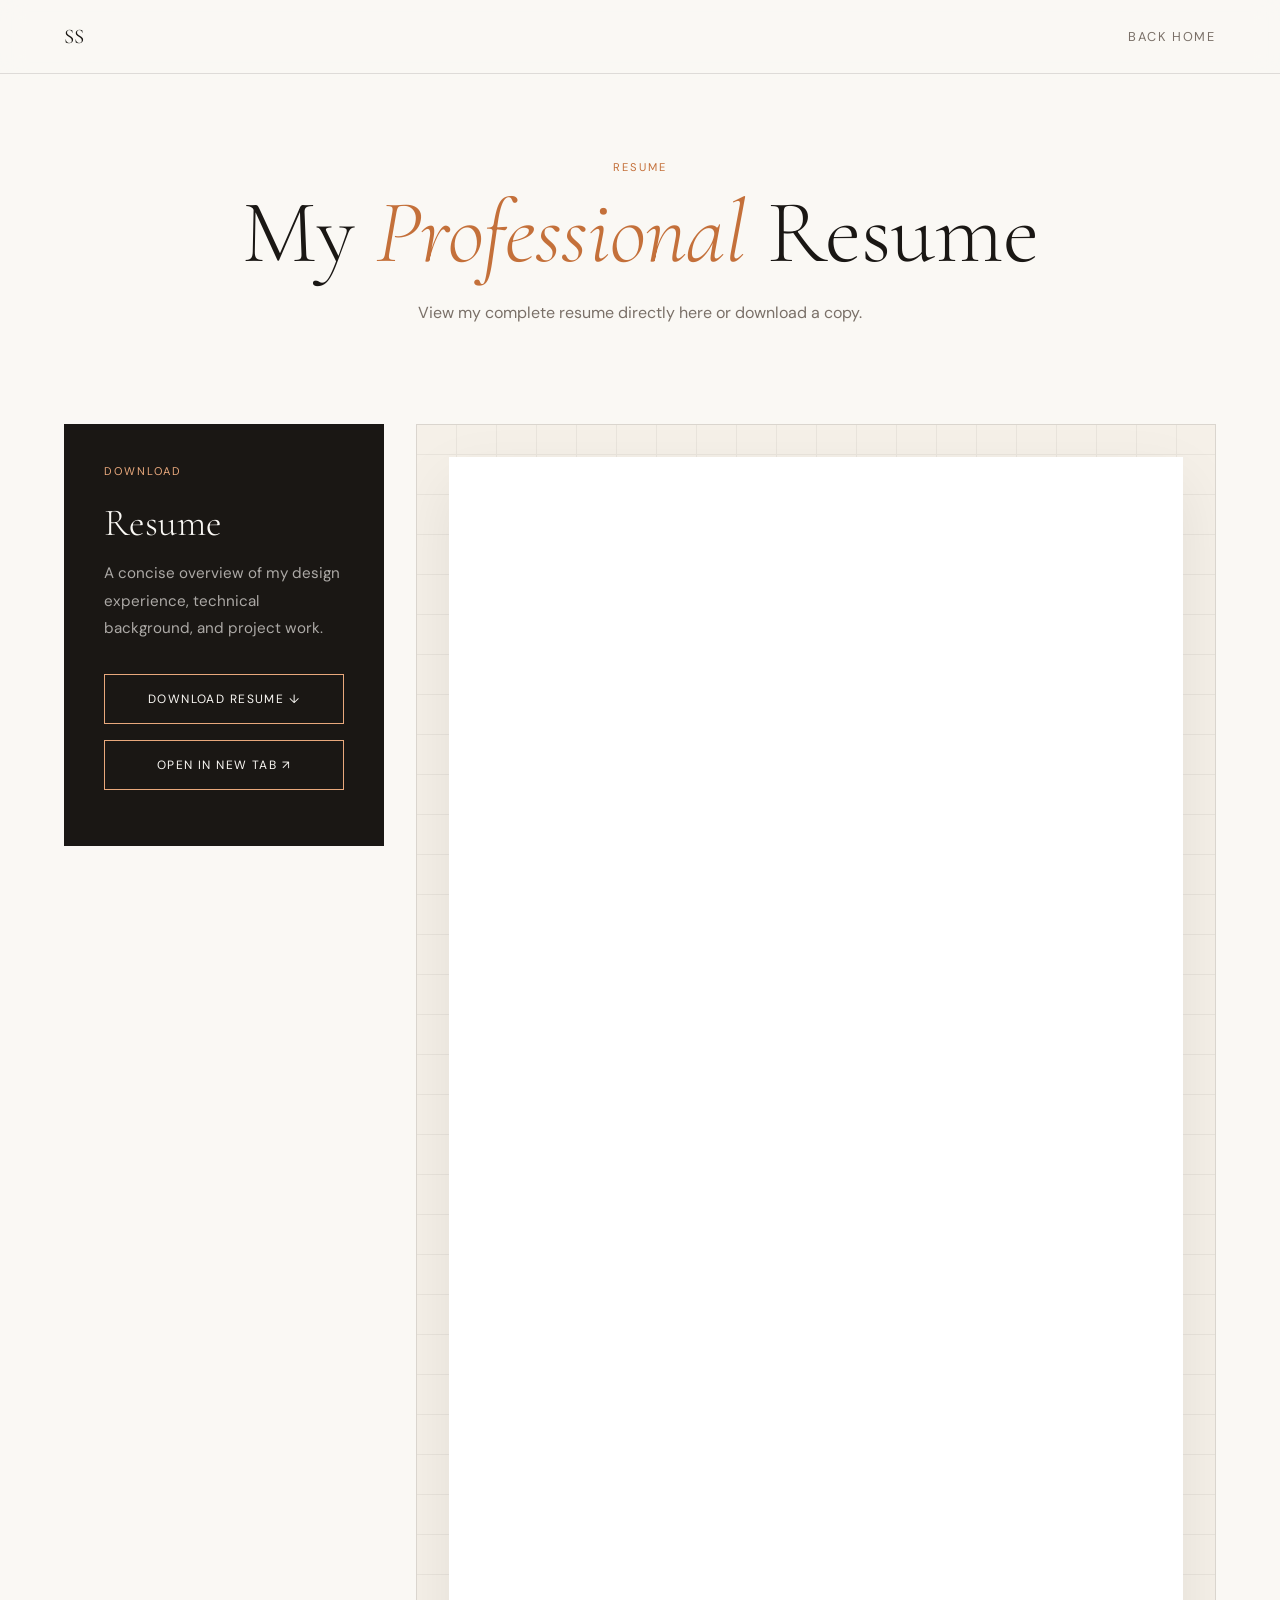
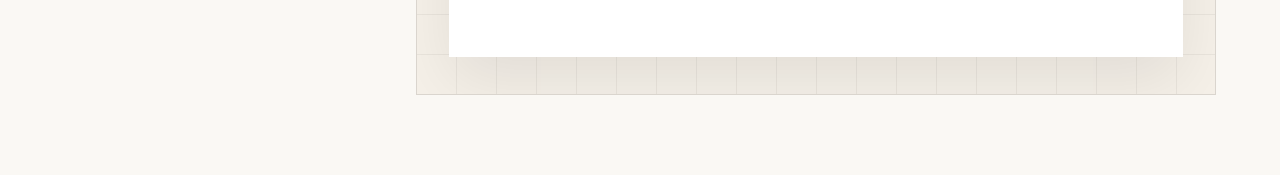
<file: Resume.html>
<!DOCTYPE html>
<html lang="en">
<head>
    <meta charset="UTF-8">
    <meta name="viewport" content="width=device-width, initial-scale=1.0">
    <title>Resume — Shashank Sekhar</title>

    <!-- Fonts -->
    <link href="https://fonts.googleapis.com/css2?family=Cormorant+Garamond:ital,wght@0,300;0,400;0,500;1,300;1,400&family=DM+Sans:wght@300;400;500&display=swap" rel="stylesheet">

    <style>
        /* =========================
           RESET
        ========================= */
        * {
            margin: 0;
            padding: 0;
            box-sizing: border-box;
        }

        :root {
            --cream: #F5F0E8;
            --off-white: #FAF8F4;
            --dark: #1A1714;
            --dark-2: #2E2A26;
            --accent: #C4703A;
            --accent-light: #E8A87C;
            --muted: #7A7068;
            --line: rgba(26, 23, 20, 0.12);

            --font-serif: 'Cormorant Garamond', serif;
            --font-sans: 'DM Sans', sans-serif;
        }

        html {
            scroll-behavior: smooth;
        }

        body {
            font-family: var(--font-sans);
            background: var(--off-white);
            color: var(--dark);
        }

        a {
            text-decoration: none;
        }

        /* =========================
           NAVBAR
        ========================= */
        nav {
            position: fixed;
            top: 0;
            left: 0;
            right: 0;
            z-index: 1000;

            display: flex;
            justify-content: space-between;
            align-items: center;

            padding: 1.5rem 4rem;

            background: rgba(250, 248, 244, 0.85);
            backdrop-filter: blur(12px);
            border-bottom: 1px solid var(--line);
        }

        .nav-logo {
            font-family: var(--font-serif);
            font-size: 1.3rem;
            color: var(--dark);
        }

        .nav-link {
            font-size: 0.8rem;
            text-transform: uppercase;
            letter-spacing: 0.14em;
            color: var(--muted);
            transition: 0.3s;
        }

        .nav-link:hover {
            color: var(--accent);
        }

        /* =========================
           HERO
        ========================= */
        .hero {
            text-align: center;
            padding: 10rem 2rem 4rem;
        }

        .hero-label {
            font-size: 0.7rem;
            letter-spacing: 0.18em;
            text-transform: uppercase;
            color: var(--accent);
            margin-bottom: 1rem;
        }

        .hero-title {
            font-family: var(--font-serif);
            font-size: clamp(3rem, 7vw, 6rem);
            font-weight: 300;
            line-height: 0.95;
            color: var(--dark);
        }

        .hero-title em {
            font-style: italic;
            color: var(--accent);
        }

        .hero-subtitle {
            margin: 1.5rem auto 0;
            max-width: 55ch;

            font-size: 1rem;
            line-height: 1.8;
            color: var(--muted);
        }

        /* =========================
           LAYOUT
        ========================= */
        .resume-layout {
            display: grid;
            grid-template-columns: 320px 1fr;
            gap: 2rem;

            padding: 2rem 4rem 5rem;
        }

        /* =========================
           SIDEBAR
        ========================= */
        .resume-sidebar {
            position: sticky;
            top: 110px;
            height: fit-content;

            padding: 2.5rem;
            background: var(--dark);
            color: var(--off-white);
        }

        .sidebar-label {
            font-size: 0.7rem;
            letter-spacing: 0.18em;
            text-transform: uppercase;
            color: var(--accent-light);
            margin-bottom: 1.5rem;
        }

        .sidebar-title {
            font-family: var(--font-serif);
            font-size: 2.4rem;
            font-weight: 300;
            line-height: 1.1;
            margin-bottom: 1rem;
        }

        .sidebar-text {
            color: rgba(250, 248, 244, 0.65);
            line-height: 1.8;
            margin-bottom: 2rem;
            font-size: 0.95rem;
        }

        .resume-btn {
            display: block;
            width: 100%;

            margin-bottom: 1rem;
            padding: 1rem 1.25rem;

            border: 1px solid var(--accent-light);
            color: var(--off-white);

            text-align: center;
            text-transform: uppercase;
            letter-spacing: 0.12em;
            font-size: 0.75rem;

            transition: 0.35s ease;
        }

        .resume-btn:hover {
            background: var(--accent);
            border-color: var(--accent);
            transform: translateY(-2px);
        }

        /* =========================
           PDF VIEWER
        ========================= */
        .resume-preview {
            position: relative;
            overflow: hidden;

            padding: 2rem;
            background: var(--cream);
            border: 1px solid var(--line);
        }

        .resume-preview::before {
            content: "";
            position: absolute;
            inset: 0;
            opacity: 0.05;

            background-image:
                repeating-linear-gradient(
                    0deg,
                    transparent,
                    transparent 39px,
                    var(--dark) 39px,
                    var(--dark) 40px
                ),
                repeating-linear-gradient(
                    90deg,
                    transparent,
                    transparent 39px,
                    var(--dark) 39px,
                    var(--dark) 40px
                );
        }

        .pdf-frame {
            position: relative;
            z-index: 2;

            width: 100%;
            height: 1200px;

            border: none;
            background: white;
            box-shadow: 0 25px 60px rgba(0, 0, 0, 0.08);
        }

        /* =========================
           ANIMATION
        ========================= */
        .fade-up {
            opacity: 0;
            transform: translateY(30px);
            transition: all 0.8s ease;
        }

        .fade-up.visible {
            opacity: 1;
            transform: translateY(0);
        }

        /* =========================
           MOBILE
        ========================= */
        @media (max-width: 900px) {
            nav {
                padding: 1.5rem 2rem;
            }

            .resume-layout {
                grid-template-columns: 1fr;
                padding: 2rem;
            }

            .resume-sidebar {
                position: relative;
                top: 0;
            }

            .pdf-frame {
                height: 700px;
            }
        }
    </style>
</head>
<body>

    <!-- NAV -->
    <nav>
        <a href="index.html" class="nav-logo">SS</a>
        <a href="index.html" class="nav-link">Back Home</a>
    </nav>

    <!-- HERO -->
    <section class="hero fade-up">
        <p class="hero-label">Resume</p>
        <h1 class="hero-title">
            My <em>Professional</em> Resume
        </h1>
        <p class="hero-subtitle">
            View my complete resume directly here or download a copy.
        </p>
    </section>

    <!-- RESUME SECTION -->
    <section class="resume-layout">

        <!-- LEFT -->
        <aside class="resume-sidebar fade-up">
            <p class="sidebar-label">Download</p>

            <h2 class="sidebar-title">
                Resume
            </h2>

            <p class="sidebar-text">
                A concise overview of my design experience,
                technical background, and project work.
            </p>

            <a href="Resume.pdf" download class="resume-btn">
                Download Resume ↓
            </a>

            <a href="Resume.pdf" target="_blank" class="resume-btn">
                Open in New Tab ↗
            </a>
        </aside>

        <!-- RIGHT -->
        <div class="resume-preview fade-up">
            <iframe
                src="Resume.pdf#toolbar=0&navpanes=0&scrollbar=0"
                class="pdf-frame">
            </iframe>
        </div>

    </section>

    <script>
        const observer = new IntersectionObserver(entries => {
            entries.forEach(entry => {
                if (entry.isIntersecting) {
                    entry.target.classList.add("visible");
                }
            });
        }, {
            threshold: 0.15
        });

        document
            .querySelectorAll(".fade-up")
            .forEach(el => observer.observe(el));
    </script>

</body>
</html>
</file>
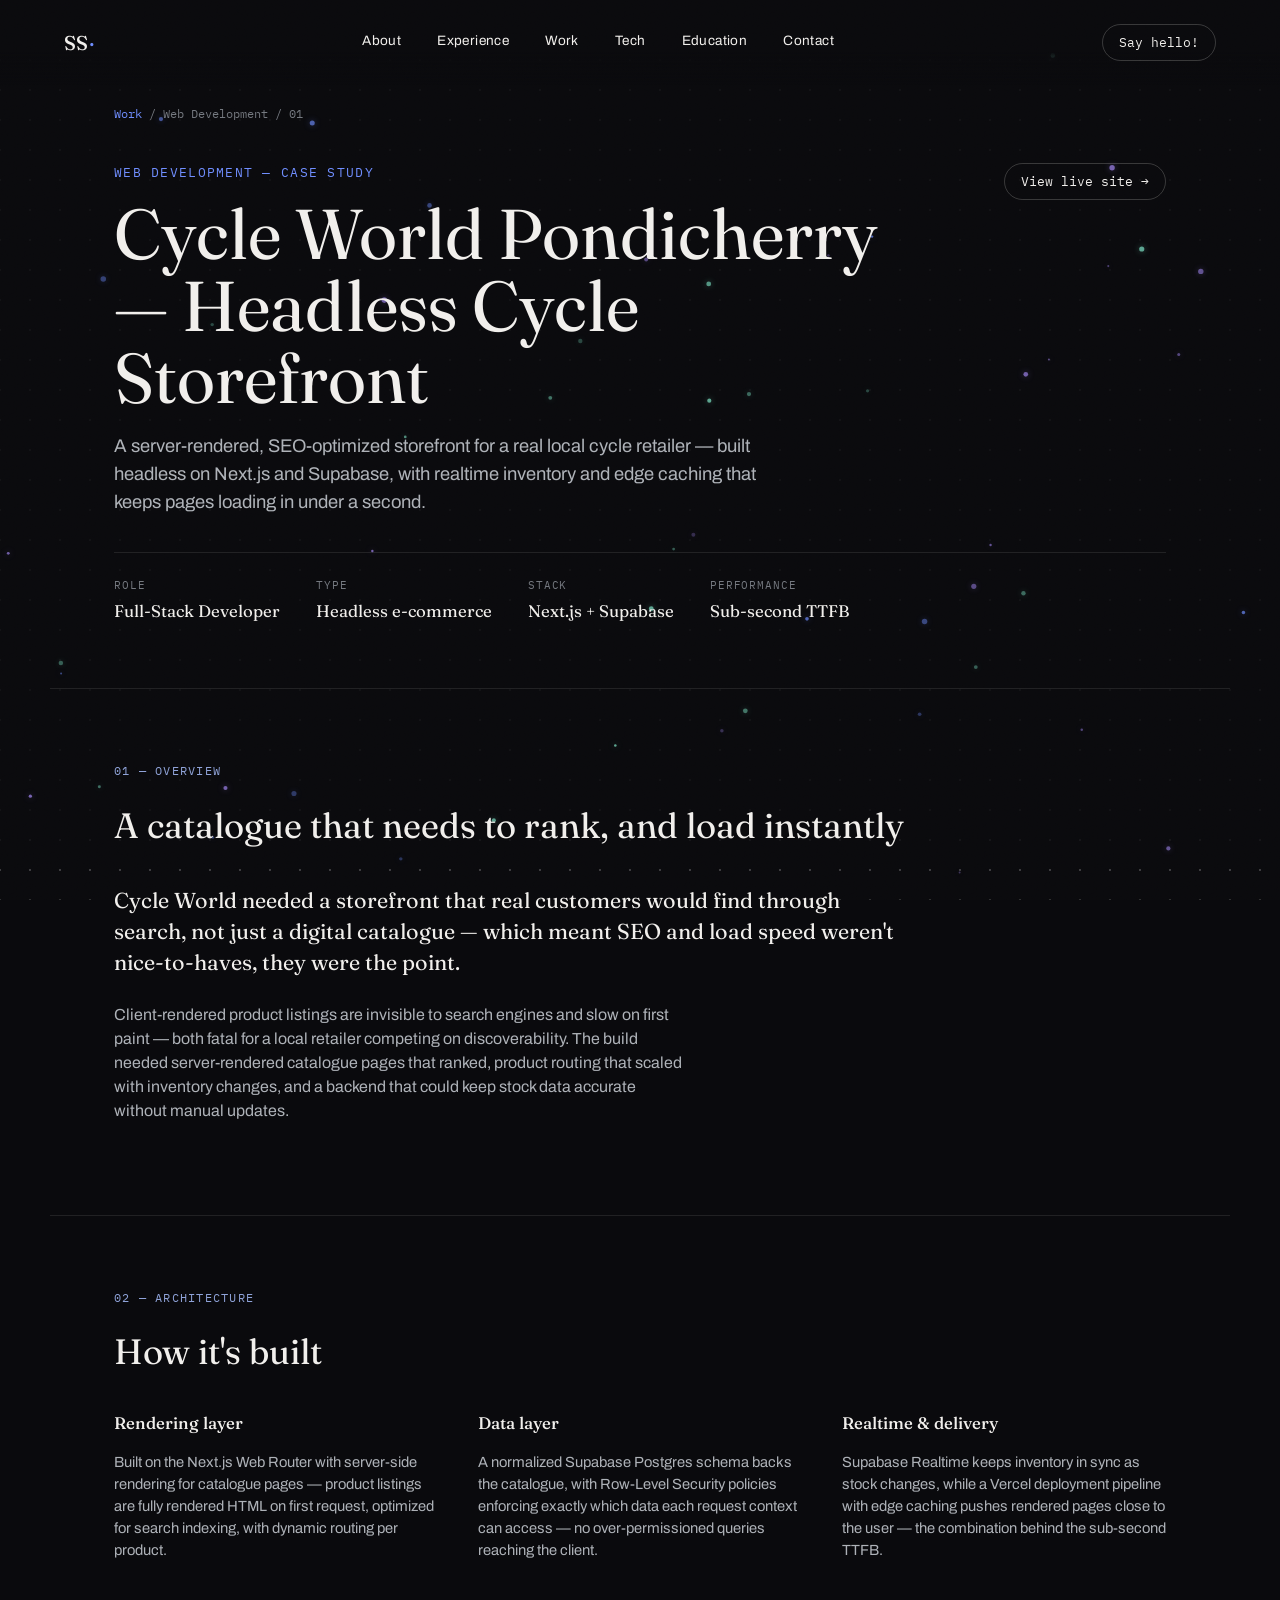
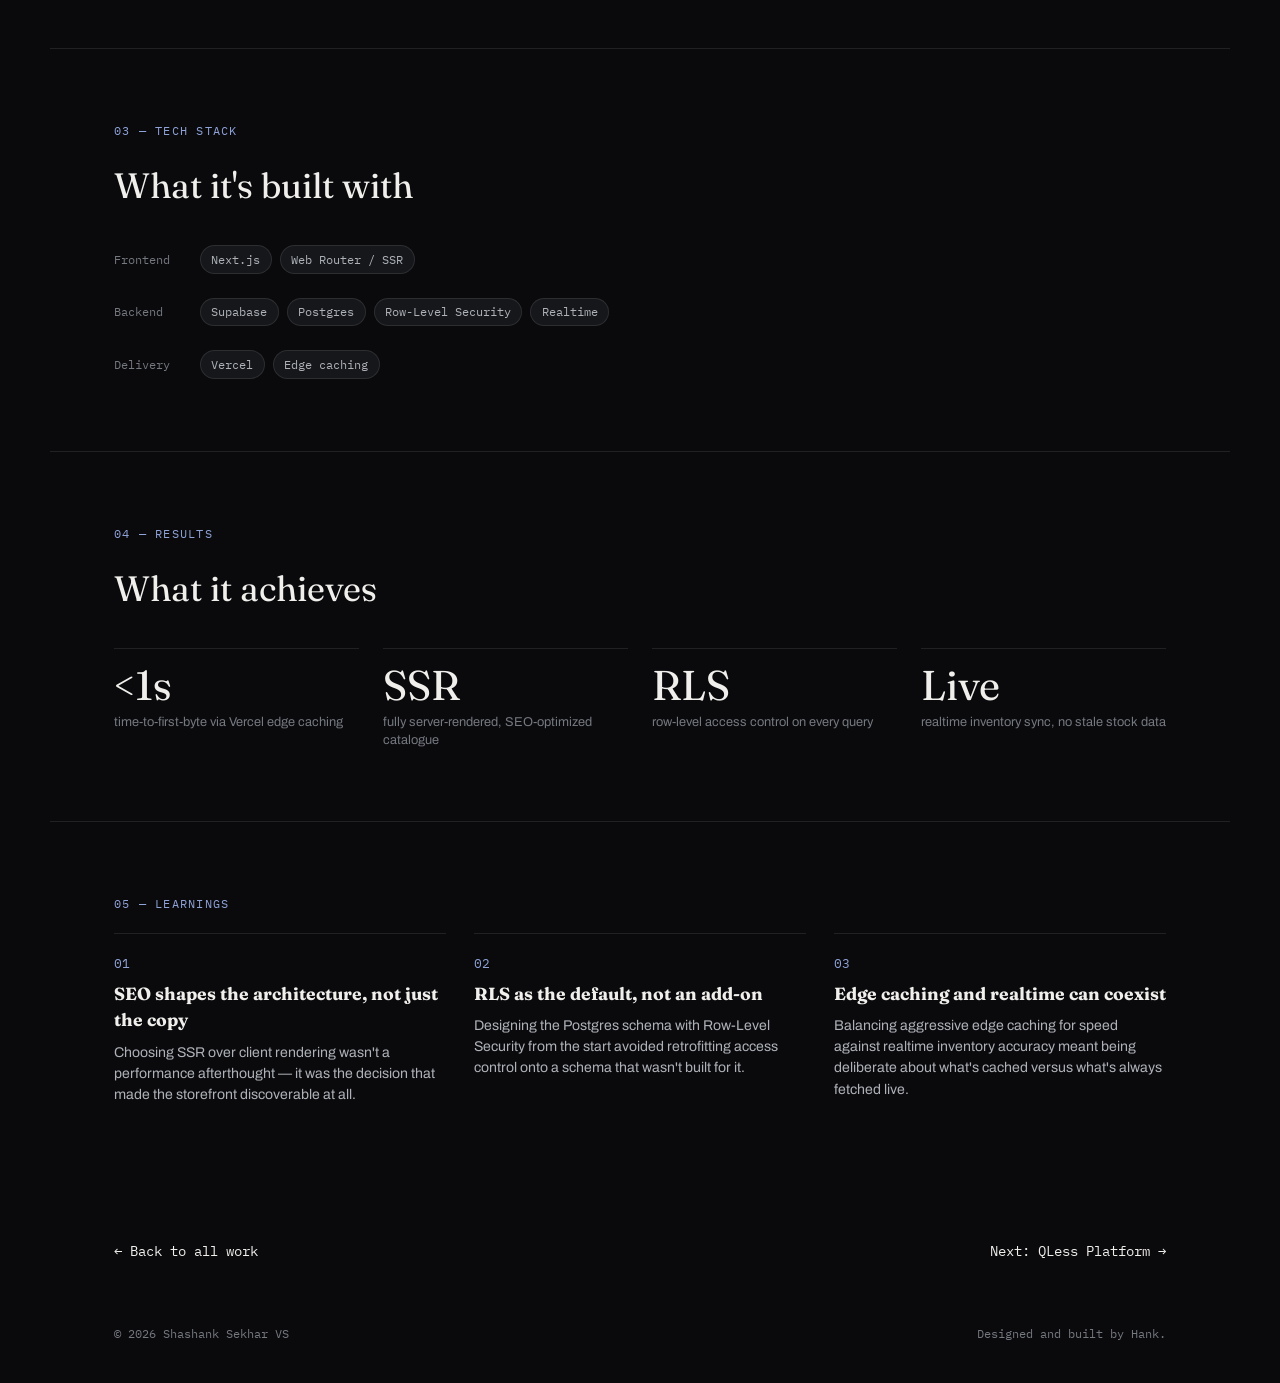
<file: projects/cycleworld.html>
<!DOCTYPE html>
<html lang="en">
<head>
<meta charset="UTF-8">
<meta name="viewport" content="width=device-width, initial-scale=1.0">
<title>Cycle World Pondicherry — Headless Storefront — Shashank Sekhar VS</title>
<meta name="description" content="A headless e-commerce storefront built on Next.js and Supabase with SSR catalogue pages, RLS access control, and sub-second TTFB.">
<link rel="preconnect" href="https://fonts.googleapis.com">
<link rel="preconnect" href="https://fonts.gstatic.com" crossorigin>
<link href="https://fonts.googleapis.com/css2?family=Fraunces:ital,opsz,wght@0,9..144,300;0,9..144,400;0,9..144,500;0,9..144,600;1,9..144,400;1,9..144,500&family=Archivo:wght@400;500;600;700&family=IBM+Plex+Mono:wght@400;500&display=swap" rel="stylesheet">
<link rel="icon" type="image/svg+xml" href="../assets/favicon.svg">
<link rel="stylesheet" href="../css/style.css">
</head>
<body>

<div class="grain"></div>
<div class="bg-fx" aria-hidden="true">
  <div class="bg-blob bg-blob-1"></div>
  <div class="bg-blob bg-blob-2"></div>
  <div class="bg-blob bg-blob-3"></div>
</div>

<header class="site-header">
  <a href="../index.html" class="mark">SS<span class="mark-dot">·</span></a>
  <nav class="nav">
    <a href="../index.html#about">About</a>
    <a href="../index.html#experience">Experience</a>
    <a href="../index.html#work">Work</a>
    <a href="../index.html#tech">Tech</a>
    <a href="../index.html#education">Education</a>
    <a href="../index.html#contact">Contact</a>
  </nav>
  <a href="mailto:vsshashank08@gmail.com" class="nav-cta">Say hello!</a>
  <button class="nav-toggle" aria-label="Open menu" aria-expanded="false">
    <span></span><span></span><span></span>
  </button>
</header>

<div class="mobile-nav">
  <nav>
    <a href="../index.html#about">About</a>
    <a href="../index.html#experience">Experience</a>
    <a href="../index.html#work">Work</a>
    <a href="../index.html#tech">Tech</a>
    <a href="../index.html#education">Education</a>
    <a href="../index.html#contact">Contact</a>
  </nav>
  <a href="mailto:vsshashank08@gmail.com" class="btn btn-primary">Say hello!</a>
</div>

<main>
  <p class="breadcrumb" data-reveal><a href="../index.html#work">Work</a> / Web Development / 01</p>

  <section class="proj-hero">
    <a href="https://cycleworldpondicherry.in/" target="_blank" rel="noopener" class="nav-cta hero-demo-link" data-reveal>View live site →</a>
    <p class="proj-kicker" data-reveal>Web Development — Case Study</p>
    <h1 class="proj-title" data-reveal>Cycle World Pondicherry — Headless Cycle Storefront</h1>
    <p class="proj-dek" data-reveal>
      A server-rendered, SEO-optimized storefront for a real local cycle retailer — built headless
      on Next.js and Supabase, with realtime inventory and edge caching that keeps pages loading
      in under a second.
    </p>
    <div class="meta-row" data-reveal>
      <div class="meta-item"><span class="meta-label">Role</span><span class="meta-value">Full-Stack Developer</span></div>
      <div class="meta-item"><span class="meta-label">Type</span><span class="meta-value">Headless e-commerce</span></div>
      <div class="meta-item"><span class="meta-label">Stack</span><span class="meta-value">Next.js + Supabase</span></div>
      <div class="meta-item"><span class="meta-label">Performance</span><span class="meta-value">Sub-second TTFB</span></div>
    </div>
  </section>

  <section class="proj-section">
    <p class="section-label">01 — Overview</p>
    <h2 class="proj-section-head" data-reveal>A catalogue that needs to rank, and load instantly</h2>
    <p class="proj-lede" data-reveal>
      Cycle World needed a storefront that real customers would find through search, not just a
      digital catalogue — which meant SEO and load speed weren't nice-to-haves, they were the
      point.
    </p>
    <p class="proj-body" data-reveal>
      Client-rendered product listings are invisible to search engines and slow on first paint —
      both fatal for a local retailer competing on discoverability. The build needed
      server-rendered catalogue pages that ranked, product routing that scaled with inventory
      changes, and a backend that could keep stock data accurate without manual updates.
    </p>
  </section>

  <section class="proj-section">
    <p class="section-label">02 — Architecture</p>
    <h2 class="proj-section-head" data-reveal>How it's built</h2>
    <div class="proj-cols" data-reveal>
      <div class="proj-col">
        <h4>Rendering layer</h4>
        <p>Built on the Next.js Web Router with server-side rendering for catalogue pages —
        product listings are fully rendered HTML on first request, optimized for search
        indexing, with dynamic routing per product.</p>
      </div>
      <div class="proj-col">
        <h4>Data layer</h4>
        <p>A normalized Supabase Postgres schema backs the catalogue, with Row-Level Security
        policies enforcing exactly which data each request context can access — no
        over-permissioned queries reaching the client.</p>
      </div>
      <div class="proj-col">
        <h4>Realtime &amp; delivery</h4>
        <p>Supabase Realtime keeps inventory in sync as stock changes, while a Vercel deployment
        pipeline with edge caching pushes rendered pages close to the user — the combination
        behind the sub-second TTFB.</p>
      </div>
    </div>
  </section>

  <section class="proj-section">
    <p class="section-label">03 — Tech Stack</p>
    <h2 class="proj-section-head" data-reveal>What it's built with</h2>
    <div class="stack-groups" data-reveal>
      <div class="skill-group">
        <span class="skill-cat">Frontend</span>
        <div class="tags"><span>Next.js</span><span>Web Router / SSR</span></div>
      </div>
      <div class="skill-group">
        <span class="skill-cat">Backend</span>
        <div class="tags"><span>Supabase</span><span>Postgres</span><span>Row-Level Security</span><span>Realtime</span></div>
      </div>
      <div class="skill-group">
        <span class="skill-cat">Delivery</span>
        <div class="tags"><span>Vercel</span><span>Edge caching</span></div>
      </div>
    </div>
  </section>

  <section class="proj-section">
    <p class="section-label">04 — Results</p>
    <h2 class="proj-section-head" data-reveal>What it achieves</h2>
    <div class="stat-grid" data-reveal>
      <div class="stat">
        <span class="stat-num">&lt;1s</span>
        <span class="stat-label">time-to-first-byte via Vercel edge caching</span>
      </div>
      <div class="stat">
        <span class="stat-num">SSR</span>
        <span class="stat-label">fully server-rendered, SEO-optimized catalogue</span>
      </div>
      <div class="stat">
        <span class="stat-num">RLS</span>
        <span class="stat-label">row-level access control on every query</span>
      </div>
      <div class="stat">
        <span class="stat-num">Live</span>
        <span class="stat-label">realtime inventory sync, no stale stock data</span>
      </div>
    </div>
  </section>

  <section class="proj-section">
    <p class="section-label">05 — Learnings</p>
    <div class="numbered-grid" data-reveal>
      <div class="numbered-card">
        <span class="num">01</span>
        <h4>SEO shapes the architecture, not just the copy</h4>
        <p>Choosing SSR over client rendering wasn't a performance afterthought — it was the
        decision that made the storefront discoverable at all.</p>
      </div>
      <div class="numbered-card">
        <span class="num">02</span>
        <h4>RLS as the default, not an add-on</h4>
        <p>Designing the Postgres schema with Row-Level Security from the start avoided
        retrofitting access control onto a schema that wasn't built for it.</p>
      </div>
      <div class="numbered-card">
        <span class="num">03</span>
        <h4>Edge caching and realtime can coexist</h4>
        <p>Balancing aggressive edge caching for speed against realtime inventory accuracy meant
        being deliberate about what's cached versus what's always fetched live.</p>
      </div>
    </div>
  </section>

  <nav class="proj-nav" data-reveal>
    <a href="../index.html#work">← Back to all work</a>
    <a href="qless-platform.html">Next: QLess Platform →</a>
  </nav>
</main>

<footer class="site-footer">
  <span>© <span id="year"></span> Shashank Sekhar VS</span>
  <span>Designed and built by Hank.</span>
</footer>

<script src="../js/script.js"></script>
</body>
</html>
</file>
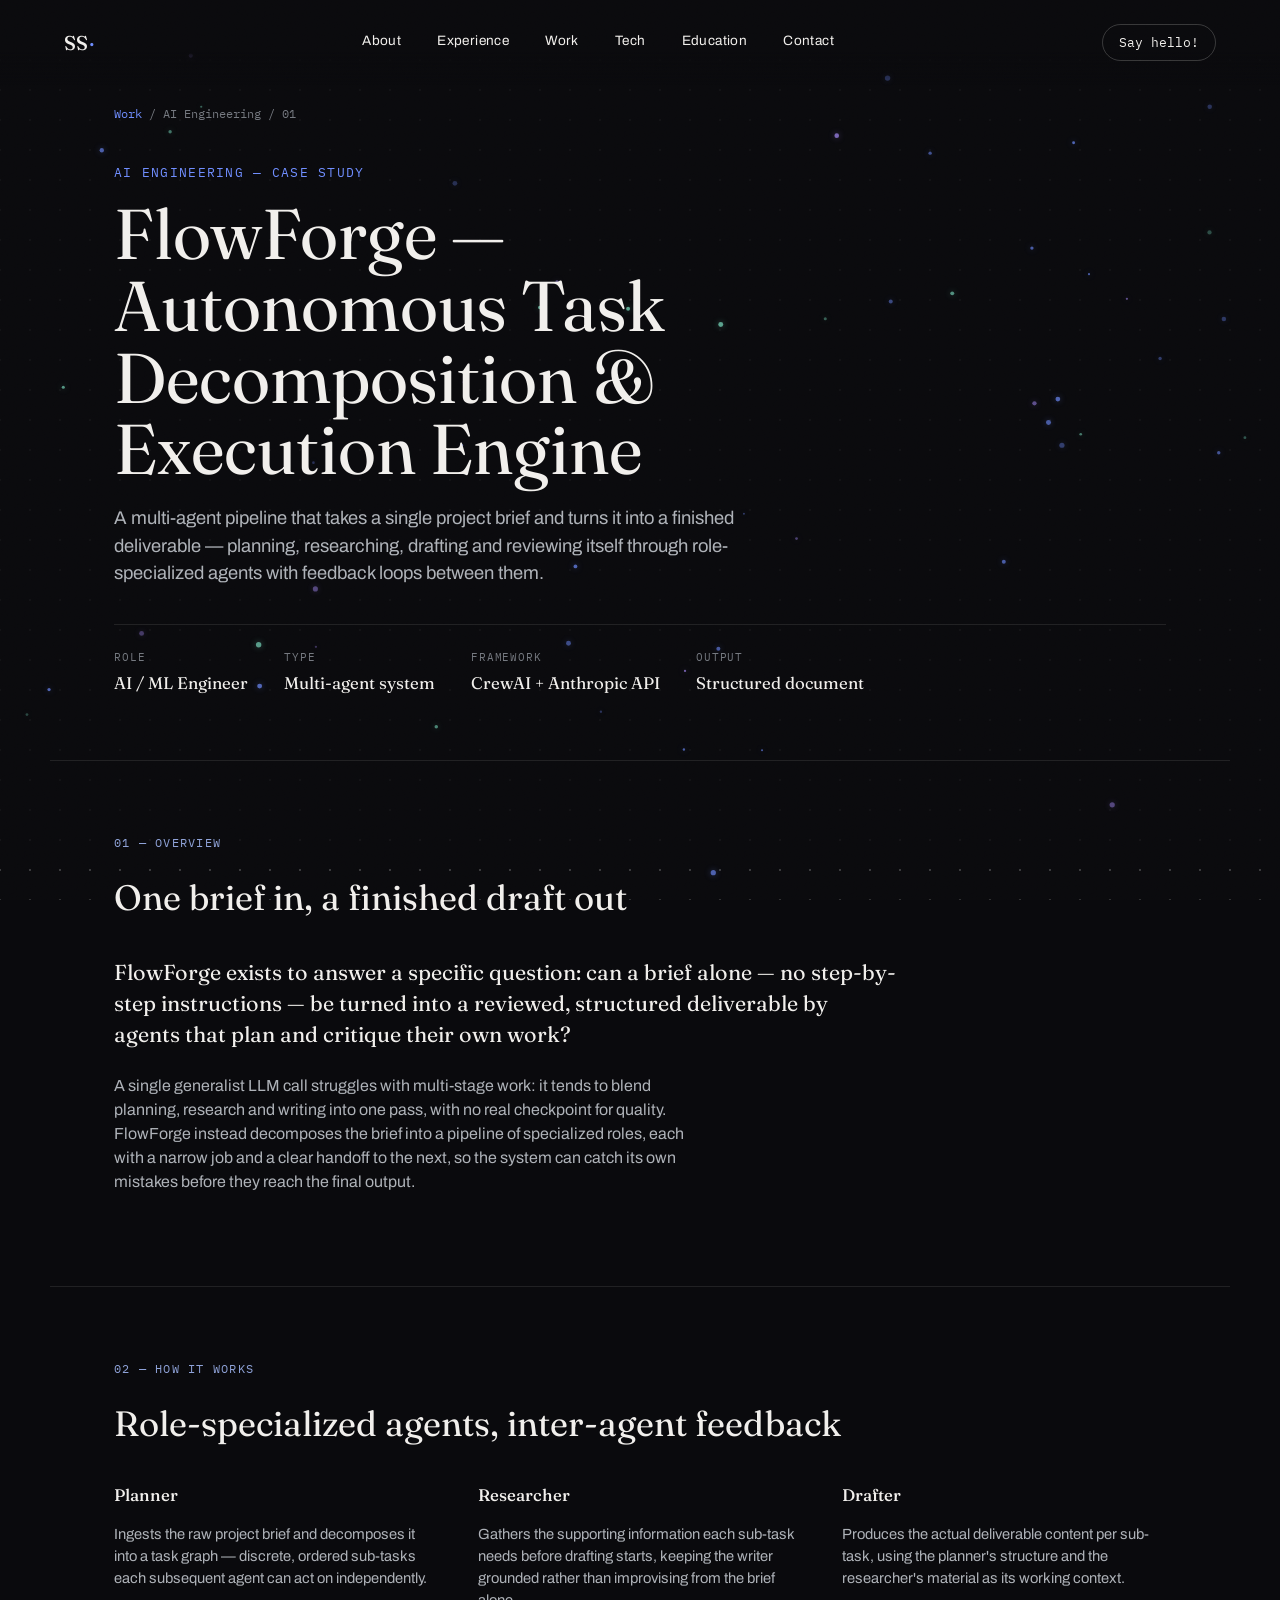
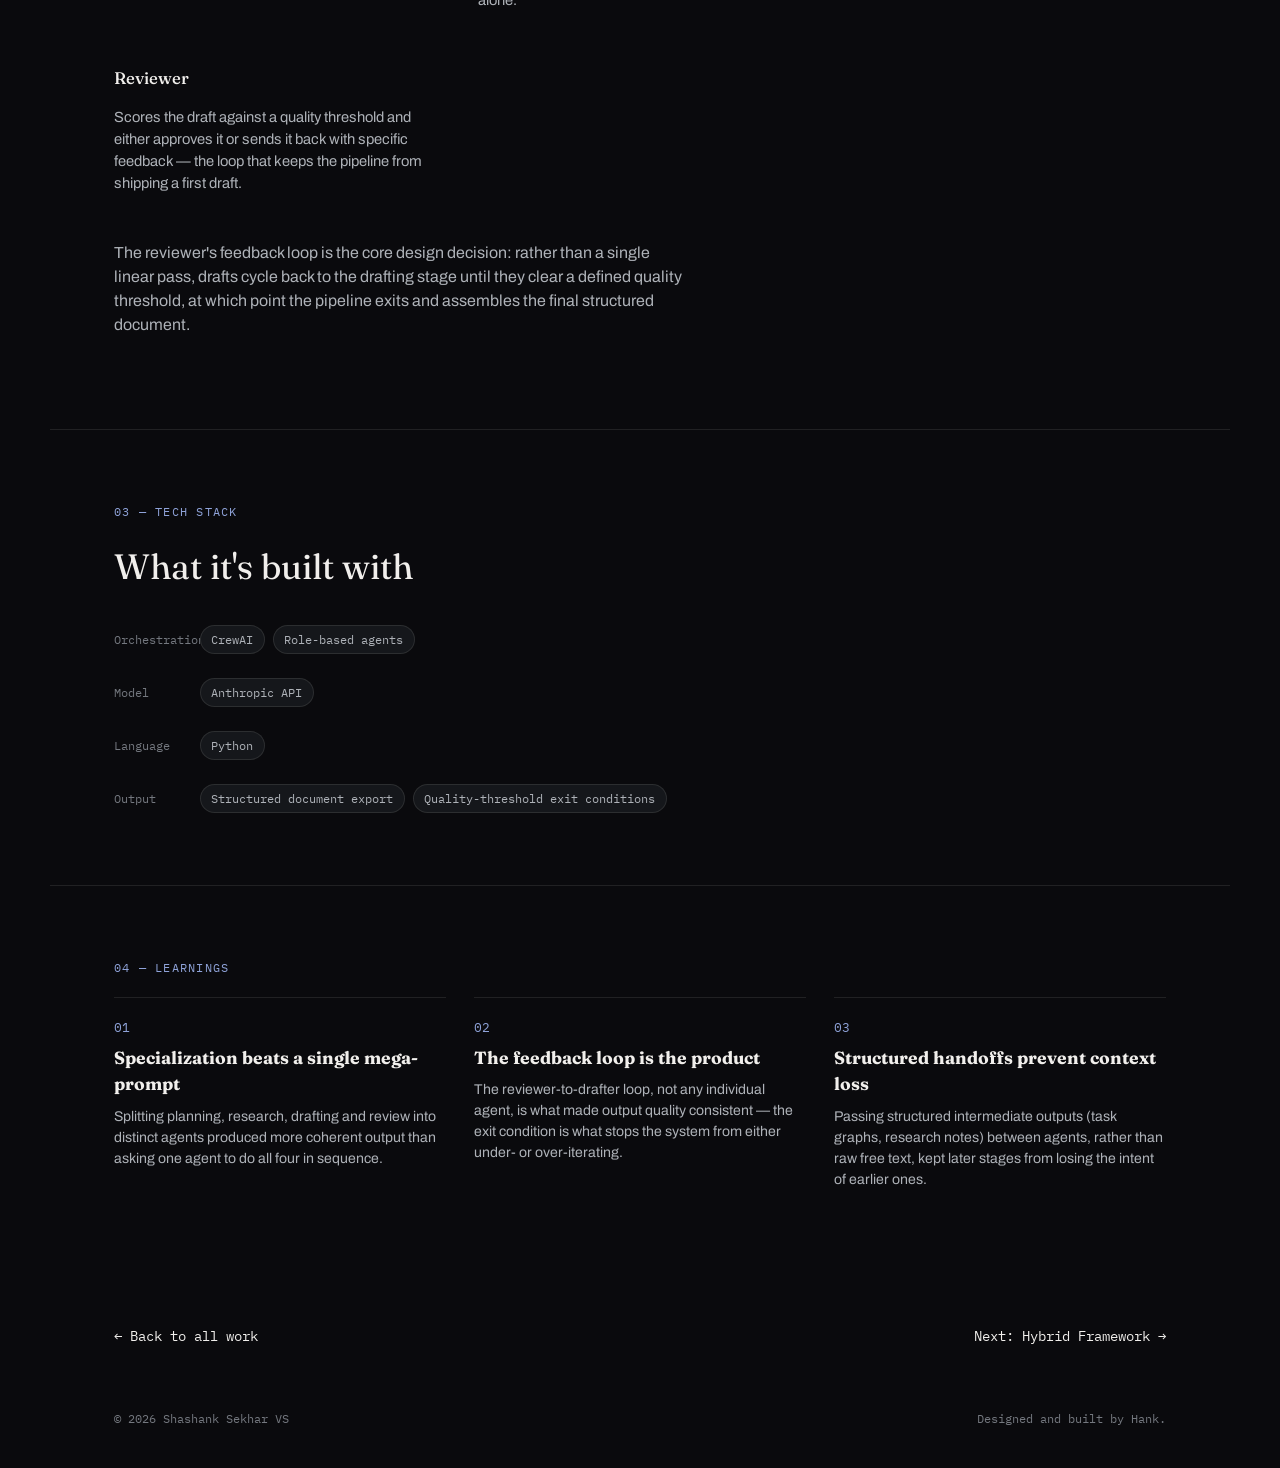
<file: projects/flowforge.html>
<!DOCTYPE html>
<html lang="en">
<head>
<meta charset="UTF-8">
<meta name="viewport" content="width=device-width, initial-scale=1.0">
<title>FlowForge — Autonomous Task Decomposition Engine — Shashank Sekhar VS</title>
<meta name="description" content="A multi-agent pipeline built with CrewAI and the Anthropic API that plans, researches, drafts and reviews deliverables autonomously.">
<link rel="preconnect" href="https://fonts.googleapis.com">
<link rel="preconnect" href="https://fonts.gstatic.com" crossorigin>
<link href="https://fonts.googleapis.com/css2?family=Fraunces:ital,opsz,wght@0,9..144,300;0,9..144,400;0,9..144,500;0,9..144,600;1,9..144,400;1,9..144,500&family=Archivo:wght@400;500;600;700&family=IBM+Plex+Mono:wght@400;500&display=swap" rel="stylesheet">
<link rel="icon" type="image/svg+xml" href="../assets/favicon.svg">
<link rel="stylesheet" href="../css/style.css">
</head>
<body>

<div class="grain"></div>
<div class="bg-fx" aria-hidden="true">
  <div class="bg-blob bg-blob-1"></div>
  <div class="bg-blob bg-blob-2"></div>
  <div class="bg-blob bg-blob-3"></div>
</div>

<header class="site-header">
  <a href="../index.html" class="mark">SS<span class="mark-dot">·</span></a>
  <nav class="nav">
    <a href="../index.html#about">About</a>
    <a href="../index.html#experience">Experience</a>
    <a href="../index.html#work">Work</a>
    <a href="../index.html#tech">Tech</a>
    <a href="../index.html#education">Education</a>
    <a href="../index.html#contact">Contact</a>
  </nav>
  <a href="mailto:vsshashank08@gmail.com" class="nav-cta">Say hello!</a>
  <button class="nav-toggle" aria-label="Open menu" aria-expanded="false">
    <span></span><span></span><span></span>
  </button>
</header>

<div class="mobile-nav">
  <nav>
    <a href="../index.html#about">About</a>
    <a href="../index.html#experience">Experience</a>
    <a href="../index.html#work">Work</a>
    <a href="../index.html#tech">Tech</a>
    <a href="../index.html#education">Education</a>
    <a href="../index.html#contact">Contact</a>
  </nav>
  <a href="mailto:vsshashank08@gmail.com" class="btn btn-primary">Say hello!</a>
</div>

<main>
  <p class="breadcrumb" data-reveal><a href="../index.html#work">Work</a> / AI Engineering / 01</p>

  <section class="proj-hero">
    <p class="proj-kicker" data-reveal>AI Engineering — Case Study</p>
    <h1 class="proj-title" data-reveal>FlowForge — Autonomous Task Decomposition &amp; Execution Engine</h1>
    <p class="proj-dek" data-reveal>
      A multi-agent pipeline that takes a single project brief and turns it into a finished
      deliverable — planning, researching, drafting and reviewing itself through role-specialized
      agents with feedback loops between them.
    </p>
    <div class="meta-row" data-reveal>
      <div class="meta-item"><span class="meta-label">Role</span><span class="meta-value">AI / ML Engineer</span></div>
      <div class="meta-item"><span class="meta-label">Type</span><span class="meta-value">Multi-agent system</span></div>
      <div class="meta-item"><span class="meta-label">Framework</span><span class="meta-value">CrewAI + Anthropic API</span></div>
      <div class="meta-item"><span class="meta-label">Output</span><span class="meta-value">Structured document</span></div>
    </div>
  </section>

  <section class="proj-section">
    <p class="section-label">01 — Overview</p>
    <h2 class="proj-section-head" data-reveal>One brief in, a finished draft out</h2>
    <p class="proj-lede" data-reveal>
      FlowForge exists to answer a specific question: can a brief alone — no step-by-step
      instructions — be turned into a reviewed, structured deliverable by agents that plan and
      critique their own work?
    </p>
    <p class="proj-body" data-reveal>
      A single generalist LLM call struggles with multi-stage work: it tends to blend planning,
      research and writing into one pass, with no real checkpoint for quality. FlowForge instead
      decomposes the brief into a pipeline of specialized roles, each with a narrow job and a
      clear handoff to the next, so the system can catch its own mistakes before they reach the
      final output.
    </p>
  </section>

  <section class="proj-section">
    <p class="section-label">02 — How it works</p>
    <h2 class="proj-section-head" data-reveal>Role-specialized agents, inter-agent feedback</h2>
    <div class="proj-cols" data-reveal>
      <div class="proj-col">
        <h4>Planner</h4>
        <p>Ingests the raw project brief and decomposes it into a task graph — discrete,
        ordered sub-tasks each subsequent agent can act on independently.</p>
      </div>
      <div class="proj-col">
        <h4>Researcher</h4>
        <p>Gathers the supporting information each sub-task needs before drafting starts,
        keeping the writer grounded rather than improvising from the brief alone.</p>
      </div>
      <div class="proj-col">
        <h4>Drafter</h4>
        <p>Produces the actual deliverable content per sub-task, using the planner's structure
        and the researcher's material as its working context.</p>
      </div>
      <div class="proj-col">
        <h4>Reviewer</h4>
        <p>Scores the draft against a quality threshold and either approves it or sends it back
        with specific feedback — the loop that keeps the pipeline from shipping a first draft.</p>
      </div>
    </div>
    <p class="proj-body" style="margin-top:2rem" data-reveal>
      The reviewer's feedback loop is the core design decision: rather than a single linear
      pass, drafts cycle back to the drafting stage until they clear a defined quality
      threshold, at which point the pipeline exits and assembles the final structured document.
    </p>
  </section>

  <section class="proj-section">
    <p class="section-label">03 — Tech Stack</p>
    <h2 class="proj-section-head" data-reveal>What it's built with</h2>
    <div class="stack-groups" data-reveal>
      <div class="skill-group">
        <span class="skill-cat">Orchestration</span>
        <div class="tags"><span>CrewAI</span><span>Role-based agents</span></div>
      </div>
      <div class="skill-group">
        <span class="skill-cat">Model</span>
        <div class="tags"><span>Anthropic API</span></div>
      </div>
      <div class="skill-group">
        <span class="skill-cat">Language</span>
        <div class="tags"><span>Python</span></div>
      </div>
      <div class="skill-group">
        <span class="skill-cat">Output</span>
        <div class="tags"><span>Structured document export</span><span>Quality-threshold exit conditions</span></div>
      </div>
    </div>
  </section>

  <section class="proj-section">
    <p class="section-label">04 — Learnings</p>
    <div class="numbered-grid" data-reveal>
      <div class="numbered-card">
        <span class="num">01</span>
        <h4>Specialization beats a single mega-prompt</h4>
        <p>Splitting planning, research, drafting and review into distinct agents produced more
        coherent output than asking one agent to do all four in sequence.</p>
      </div>
      <div class="numbered-card">
        <span class="num">02</span>
        <h4>The feedback loop is the product</h4>
        <p>The reviewer-to-drafter loop, not any individual agent, is what made output quality
        consistent — the exit condition is what stops the system from either under- or
        over-iterating.</p>
      </div>
      <div class="numbered-card">
        <span class="num">03</span>
        <h4>Structured handoffs prevent context loss</h4>
        <p>Passing structured intermediate outputs (task graphs, research notes) between agents,
        rather than raw free text, kept later stages from losing the intent of earlier ones.</p>
      </div>
    </div>
  </section>

  <nav class="proj-nav" data-reveal>
    <a href="../index.html#work">← Back to all work</a>
    <a href="supply-chain-ai.html">Next: Hybrid Framework →</a>
  </nav>
</main>

<footer class="site-footer">
  <span>© <span id="year"></span> Shashank Sekhar VS</span>
  <span>Designed and built by Hank.</span>
</footer>

<script src="../js/script.js"></script>
</body>
</html>
</file>
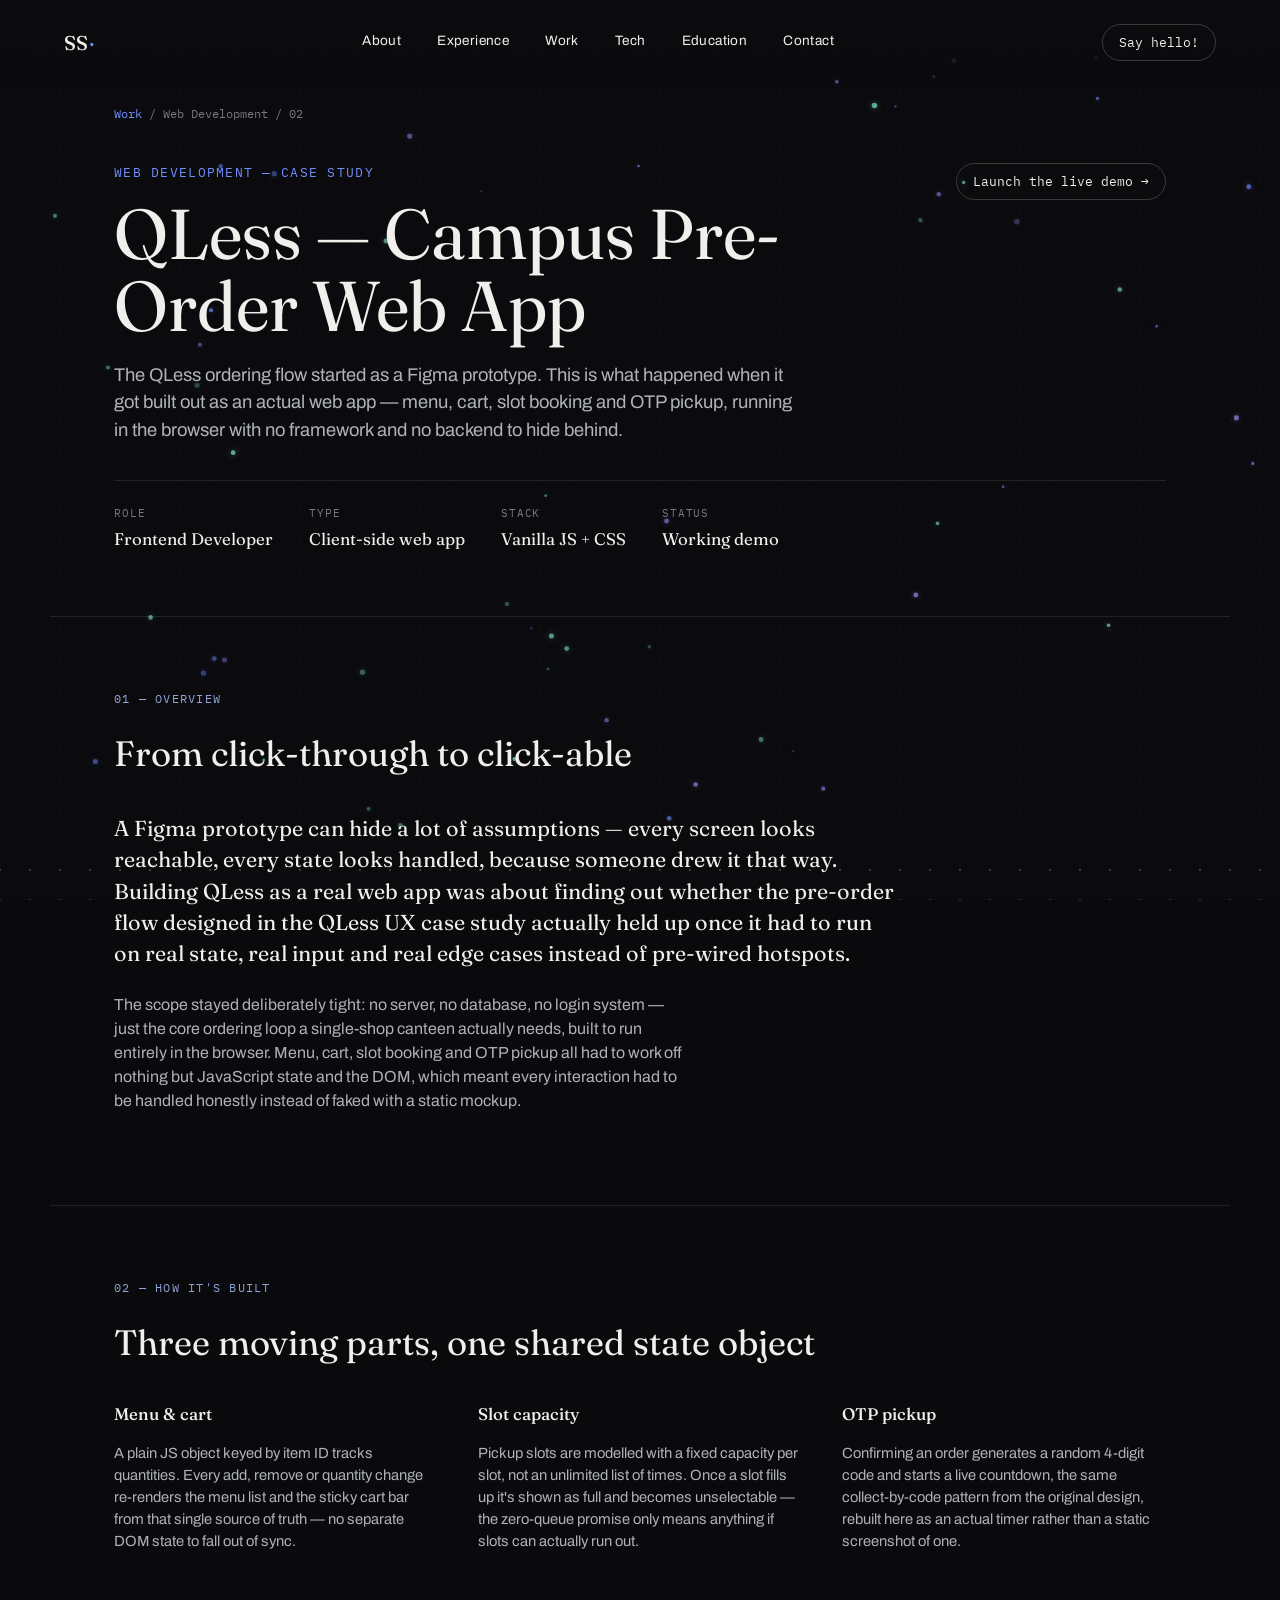
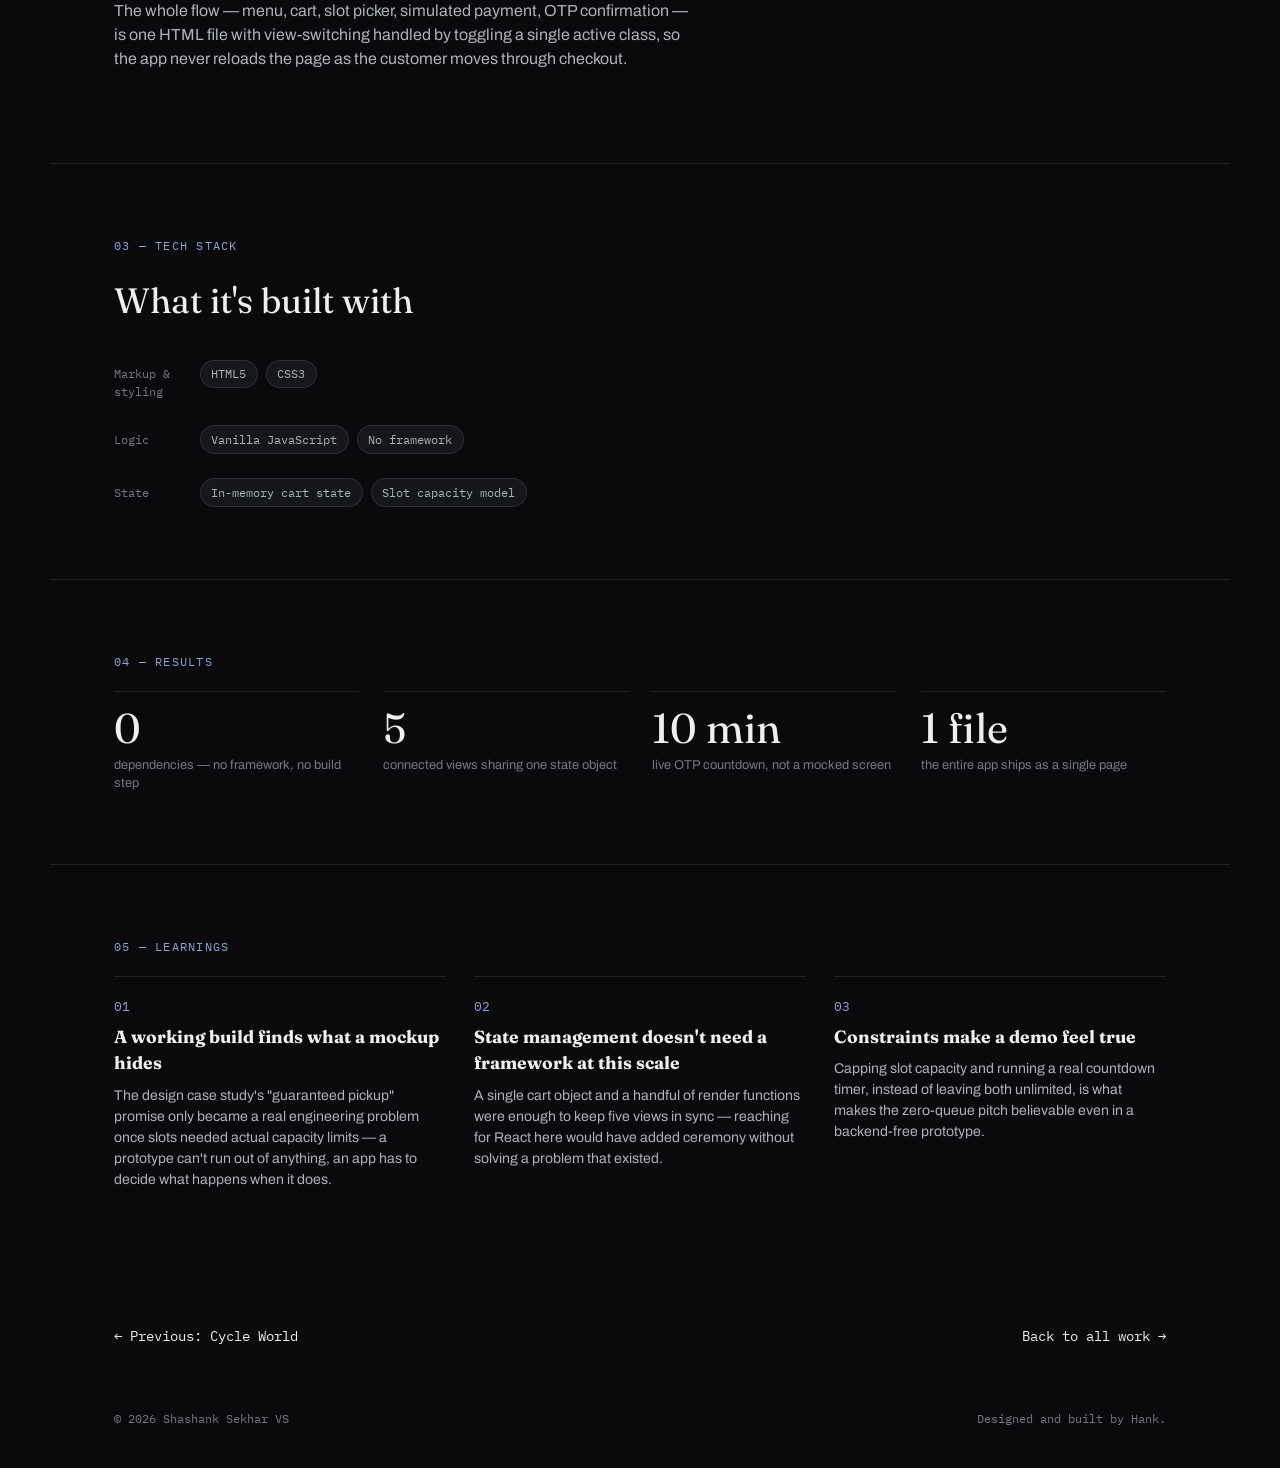
<file: projects/qless-platform.html>
<!DOCTYPE html>
<html lang="en">
<head>
<meta charset="UTF-8">
<meta name="viewport" content="width=device-width, initial-scale=1.0">
<title>QLess — Campus Pre-Order Web App — Shashank Sekhar VS</title>
<meta name="description" content="Turning the QLess pre-order concept from a Figma prototype into a working, click-through web app — menu, slot booking and OTP pickup, built in vanilla JS.">
<link rel="preconnect" href="https://fonts.googleapis.com">
<link rel="preconnect" href="https://fonts.gstatic.com" crossorigin>
<link href="https://fonts.googleapis.com/css2?family=Fraunces:ital,opsz,wght@0,9..144,300;0,9..144,400;0,9..144,500;0,9..144,600;1,9..144,400;1,9..144,500&family=Archivo:wght@400;500;600;700&family=IBM+Plex+Mono:wght@400;500&display=swap" rel="stylesheet">
<link rel="icon" type="image/svg+xml" href="../assets/favicon.svg">
<link rel="stylesheet" href="../css/style.css">
</head>
<body>

<div class="grain"></div>
<div class="bg-fx" aria-hidden="true">
  <div class="bg-blob bg-blob-1"></div>
  <div class="bg-blob bg-blob-2"></div>
  <div class="bg-blob bg-blob-3"></div>
</div>

<header class="site-header">
  <a href="../index.html" class="mark">SS<span class="mark-dot">·</span></a>
  <nav class="nav">
    <a href="../index.html#about">About</a>
    <a href="../index.html#experience">Experience</a>
    <a href="../index.html#work">Work</a>
    <a href="../index.html#tech">Tech</a>
    <a href="../index.html#education">Education</a>
    <a href="../index.html#contact">Contact</a>
  </nav>
  <a href="mailto:vsshashank08@gmail.com" class="nav-cta">Say hello!</a>
  <button class="nav-toggle" aria-label="Open menu" aria-expanded="false">
    <span></span><span></span><span></span>
  </button>
</header>

<div class="mobile-nav">
  <nav>
    <a href="../index.html#about">About</a>
    <a href="../index.html#experience">Experience</a>
    <a href="../index.html#work">Work</a>
    <a href="../index.html#tech">Tech</a>
    <a href="../index.html#education">Education</a>
    <a href="../index.html#contact">Contact</a>
  </nav>
  <a href="mailto:vsshashank08@gmail.com" class="btn btn-primary">Say hello!</a>
</div>

<main>
  <p class="breadcrumb" data-reveal><a href="../index.html#work">Work</a> / Web Development / 02</p>

  <section class="proj-hero">
    <a href="qless-app.html" class="nav-cta hero-demo-link" data-reveal>Launch the live demo →</a>
    <p class="proj-kicker" data-reveal>Web Development — Case Study</p>
    <h1 class="proj-title" data-reveal>QLess — Campus Pre-Order Web App</h1>
    <p class="proj-dek" data-reveal>
      The QLess ordering flow started as a Figma prototype. This is what happened when it got
      built out as an actual web app — menu, cart, slot booking and OTP pickup, running in the
      browser with no framework and no backend to hide behind.
    </p>
    <div class="meta-row" data-reveal>
      <div class="meta-item"><span class="meta-label">Role</span><span class="meta-value">Frontend Developer</span></div>
      <div class="meta-item"><span class="meta-label">Type</span><span class="meta-value">Client-side web app</span></div>
      <div class="meta-item"><span class="meta-label">Stack</span><span class="meta-value">Vanilla JS + CSS</span></div>
      <div class="meta-item"><span class="meta-label">Status</span><span class="meta-value">Working demo</span></div>
    </div>
  </section>

  <section class="proj-section">
    <p class="section-label">01 — Overview</p>
    <h2 class="proj-section-head" data-reveal>From click-through to click-able</h2>
    <p class="proj-lede" data-reveal>
      A Figma prototype can hide a lot of assumptions — every screen looks reachable, every state
      looks handled, because someone drew it that way. Building QLess as a real web app was about
      finding out whether the pre-order flow designed in the
      <a href="qless-design.html">QLess UX case study</a> actually held up once it had to run on
      real state, real input and real edge cases instead of pre-wired hotspots.
    </p>
    <p class="proj-body" data-reveal>
      The scope stayed deliberately tight: no server, no database, no login system — just the
      core ordering loop a single-shop canteen actually needs, built to run entirely in the
      browser. Menu, cart, slot booking and OTP pickup all had to work off nothing but JavaScript
      state and the DOM, which meant every interaction had to be handled honestly instead of
      faked with a static mockup.
    </p>
  </section>

  <section class="proj-section">
    <p class="section-label">02 — How it's built</p>
    <h2 class="proj-section-head" data-reveal>Three moving parts, one shared state object</h2>
    <div class="proj-cols" data-reveal>
      <div class="proj-col">
        <h4>Menu &amp; cart</h4>
        <p>A plain JS object keyed by item ID tracks quantities. Every add, remove or quantity
        change re-renders the menu list and the sticky cart bar from that single source of
        truth — no separate DOM state to fall out of sync.</p>
      </div>
      <div class="proj-col">
        <h4>Slot capacity</h4>
        <p>Pickup slots are modelled with a fixed capacity per slot, not an unlimited list of
        times. Once a slot fills up it's shown as full and becomes unselectable — the zero-queue
        promise only means anything if slots can actually run out.</p>
      </div>
      <div class="proj-col">
        <h4>OTP pickup</h4>
        <p>Confirming an order generates a random 4-digit code and starts a live countdown, the
        same collect-by-code pattern from the original design, rebuilt here as an actual timer
        rather than a static screenshot of one.</p>
      </div>
    </div>
    <p class="proj-body" style="margin-top:2rem" data-reveal>
      The whole flow — menu, cart, slot picker, simulated payment, OTP confirmation — is one
      HTML file with view-switching handled by toggling a single active class, so the app never
      reloads the page as the customer moves through checkout.
    </p>
  </section>

  <section class="proj-section">
    <p class="section-label">03 — Tech Stack</p>
    <h2 class="proj-section-head" data-reveal>What it's built with</h2>
    <div class="stack-groups" data-reveal>
      <div class="skill-group">
        <span class="skill-cat">Markup &amp; styling</span>
        <div class="tags"><span>HTML5</span><span>CSS3</span></div>
      </div>
      <div class="skill-group">
        <span class="skill-cat">Logic</span>
        <div class="tags"><span>Vanilla JavaScript</span><span>No framework</span></div>
      </div>
      <div class="skill-group">
        <span class="skill-cat">State</span>
        <div class="tags"><span>In-memory cart state</span><span>Slot capacity model</span></div>
      </div>
    </div>
  </section>

  <section class="proj-section">
    <p class="section-label">04 — Results</p>
    <div class="stat-grid" data-reveal>
      <div class="stat">
        <span class="stat-num">0</span>
        <span class="stat-label">dependencies — no framework, no build step</span>
      </div>
      <div class="stat">
        <span class="stat-num">5</span>
        <span class="stat-label">connected views sharing one state object</span>
      </div>
      <div class="stat">
        <span class="stat-num">10 min</span>
        <span class="stat-label">live OTP countdown, not a mocked screen</span>
      </div>
      <div class="stat">
        <span class="stat-num">1 file</span>
        <span class="stat-label">the entire app ships as a single page</span>
      </div>
    </div>
  </section>

  <section class="proj-section">
    <p class="section-label">05 — Learnings</p>
    <div class="numbered-grid" data-reveal>
      <div class="numbered-card">
        <span class="num">01</span>
        <h4>A working build finds what a mockup hides</h4>
        <p>The design case study's "guaranteed pickup" promise only became a real engineering
        problem once slots needed actual capacity limits — a prototype can't run out of
        anything, an app has to decide what happens when it does.</p>
      </div>
      <div class="numbered-card">
        <span class="num">02</span>
        <h4>State management doesn't need a framework at this scale</h4>
        <p>A single cart object and a handful of render functions were enough to keep five views
        in sync — reaching for React here would have added ceremony without solving a problem
        that existed.</p>
      </div>
      <div class="numbered-card">
        <span class="num">03</span>
        <h4>Constraints make a demo feel true</h4>
        <p>Capping slot capacity and running a real countdown timer, instead of leaving both
        unlimited, is what makes the zero-queue pitch believable even in a backend-free
        prototype.</p>
      </div>
    </div>
  </section>

  <nav class="proj-nav" data-reveal>
    <a href="cycleworld.html">← Previous: Cycle World</a>
    <a href="../index.html#work">Back to all work →</a>
  </nav>
</main>

<footer class="site-footer">
  <span>© <span id="year"></span> Shashank Sekhar VS</span>
  <span>Designed and built by Hank.</span>
</footer>

<script src="../js/script.js"></script>
</body>
</html>
</file>
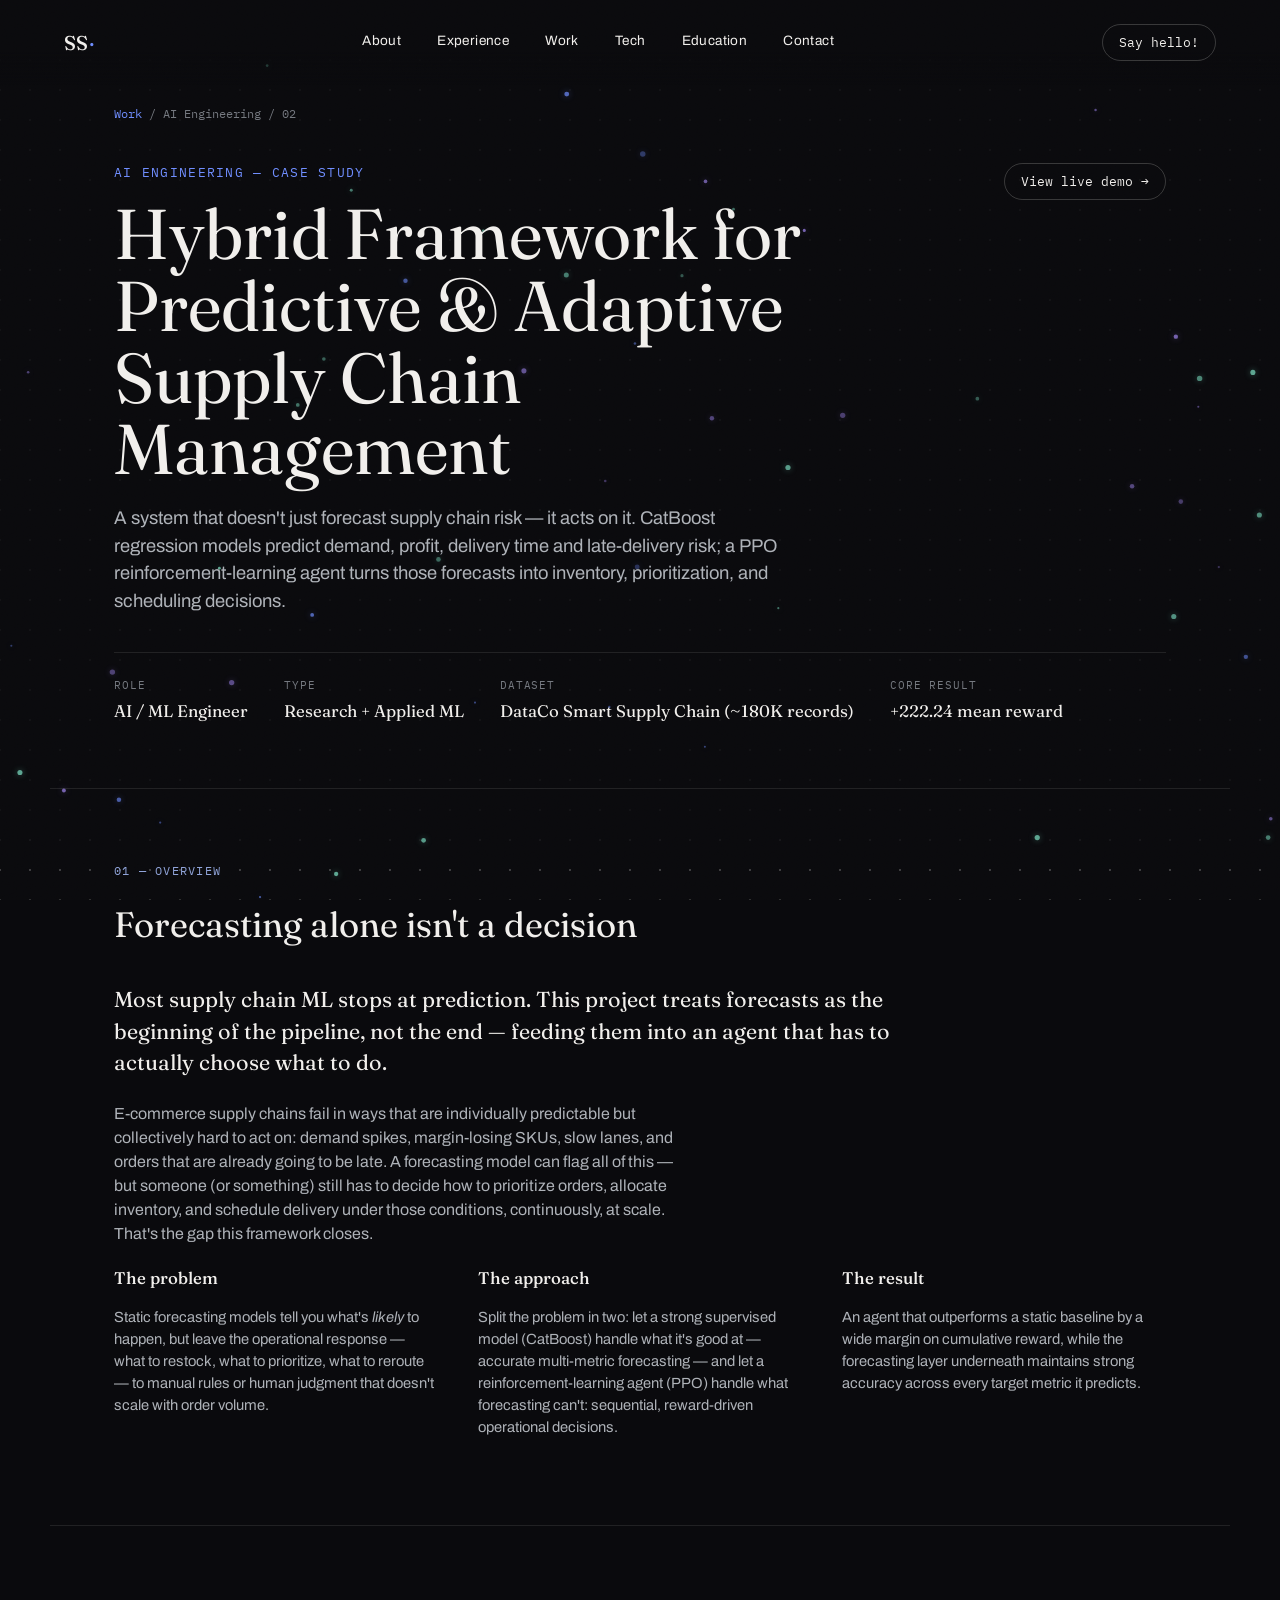
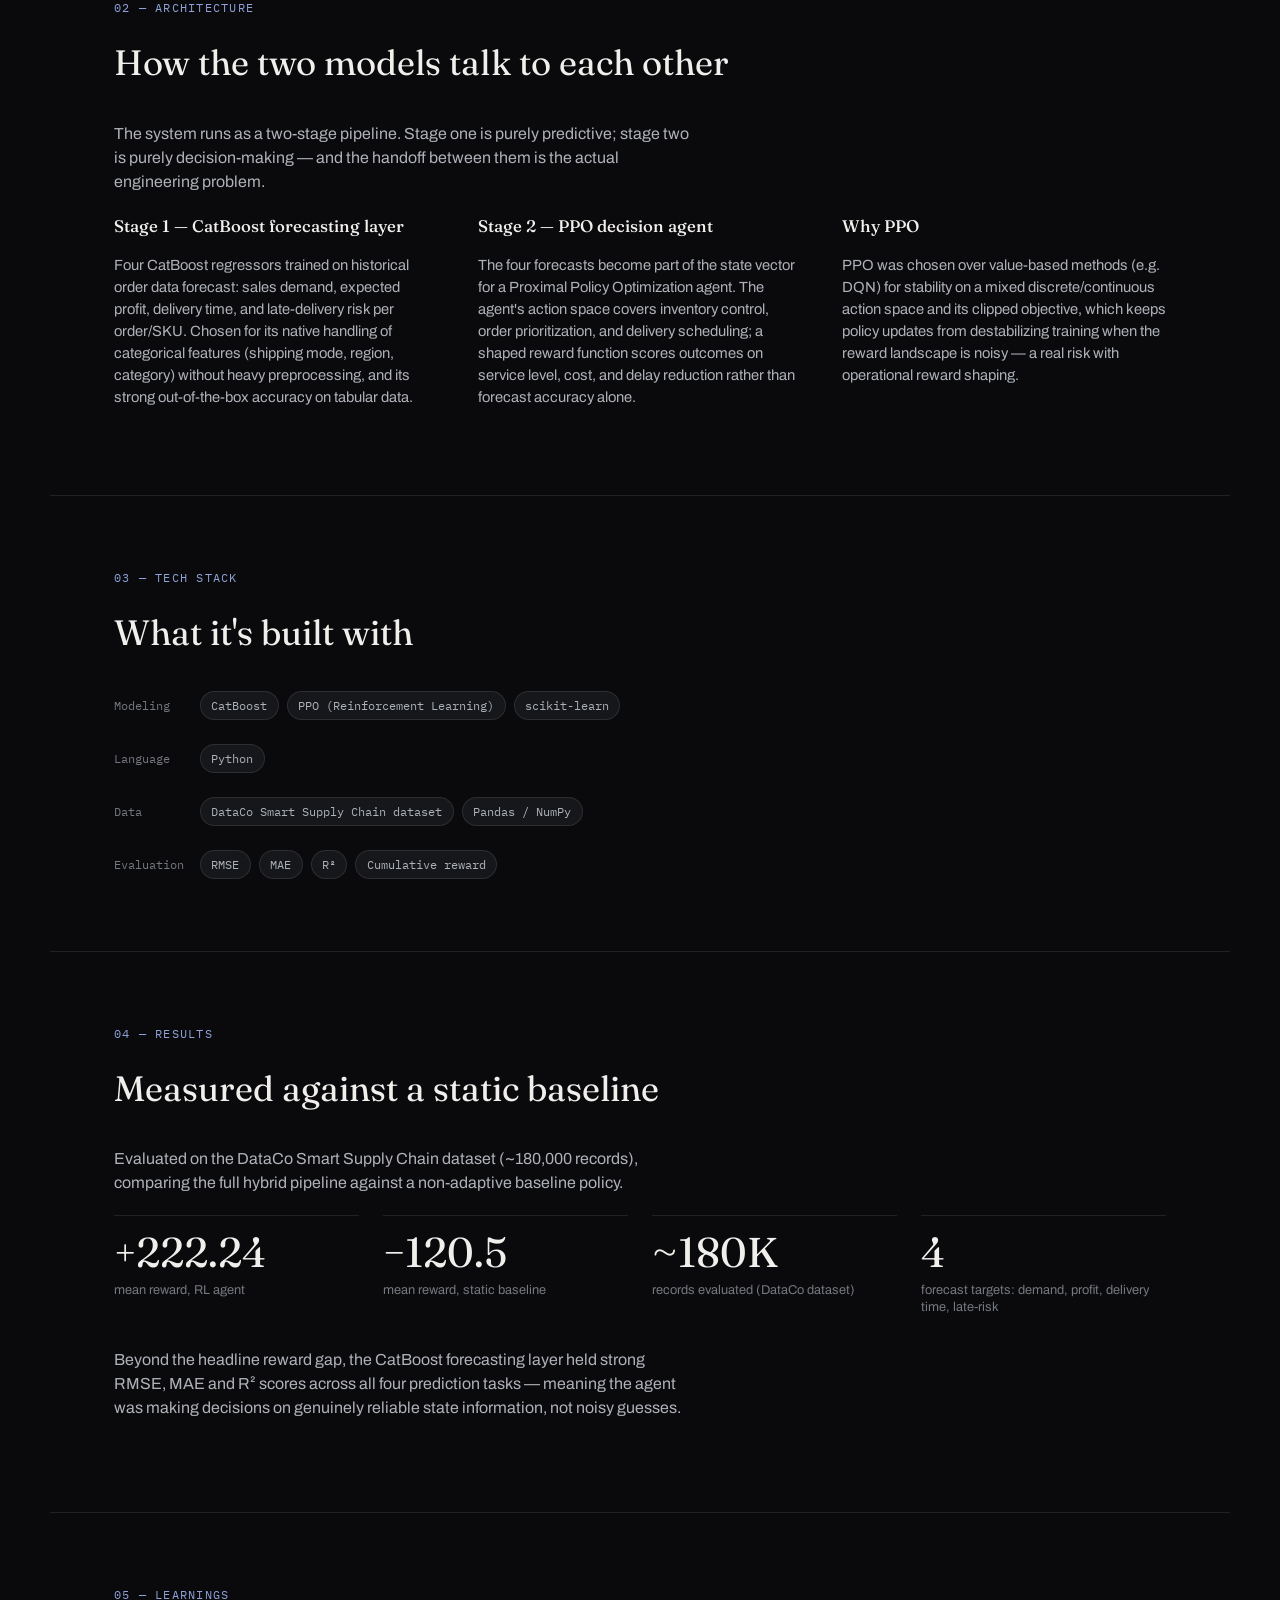
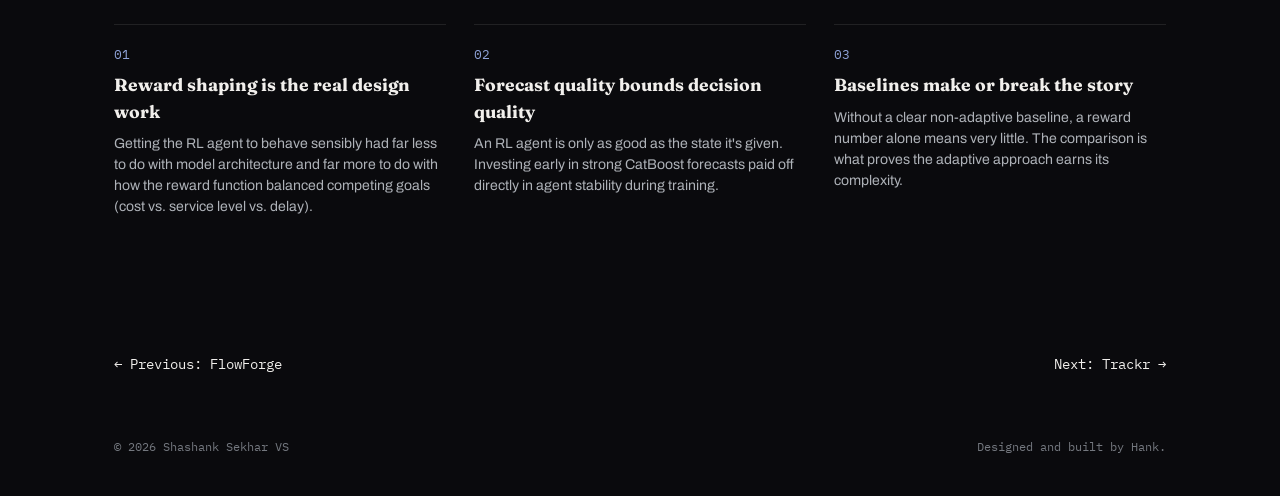
<file: projects/supply-chain-ai.html>
<!DOCTYPE html>
<html lang="en">
<head>
<meta charset="UTF-8">
<meta name="viewport" content="width=device-width, initial-scale=1.0">
<title>Hybrid Framework for Supply Chain Management — Shashank Sekhar VS</title>
<meta name="description" content="CatBoost + PPO reinforcement learning system for predictive and adaptive e-commerce supply chain management.">
<link rel="preconnect" href="https://fonts.googleapis.com">
<link rel="preconnect" href="https://fonts.gstatic.com" crossorigin>
<link href="https://fonts.googleapis.com/css2?family=Fraunces:ital,opsz,wght@0,9..144,300;0,9..144,400;0,9..144,500;0,9..144,600;1,9..144,400;1,9..144,500&family=Archivo:wght@400;500;600;700&family=IBM+Plex+Mono:wght@400;500&display=swap" rel="stylesheet">
<link rel="icon" type="image/svg+xml" href="../assets/favicon.svg">
<link rel="stylesheet" href="../css/style.css">
</head>
<body>

<div class="grain"></div>
<div class="bg-fx" aria-hidden="true">
  <div class="bg-blob bg-blob-1"></div>
  <div class="bg-blob bg-blob-2"></div>
  <div class="bg-blob bg-blob-3"></div>
</div>

<header class="site-header">
  <a href="../index.html" class="mark">SS<span class="mark-dot">·</span></a>
  <nav class="nav">
    <a href="../index.html#about">About</a>
    <a href="../index.html#experience">Experience</a>
    <a href="../index.html#work">Work</a>
    <a href="../index.html#tech">Tech</a>
    <a href="../index.html#education">Education</a>
    <a href="../index.html#contact">Contact</a>
  </nav>
  <a href="mailto:vsshashank08@gmail.com" class="nav-cta">Say hello!</a>
  <button class="nav-toggle" aria-label="Open menu" aria-expanded="false">
    <span></span><span></span><span></span>
  </button>
</header>

<div class="mobile-nav">
  <nav>
    <a href="../index.html#about">About</a>
    <a href="../index.html#experience">Experience</a>
    <a href="../index.html#work">Work</a>
    <a href="../index.html#tech">Tech</a>
    <a href="../index.html#education">Education</a>
    <a href="../index.html#contact">Contact</a>
  </nav>
  <a href="mailto:vsshashank08@gmail.com" class="btn btn-primary">Say hello!</a>
</div>

<main>
  <p class="breadcrumb" data-reveal><a href="../index.html#work">Work</a> / AI Engineering / 02</p>

  <section class="proj-hero">
    <a href="https://hank0811.github.io/SupplySense" target="_blank" rel="noopener" class="nav-cta hero-demo-link" data-reveal>View live demo →</a>
    <p class="proj-kicker" data-reveal>AI Engineering — Case Study</p>
    <h1 class="proj-title" data-reveal>Hybrid Framework for Predictive &amp; Adaptive Supply Chain Management</h1>
    <p class="proj-dek" data-reveal>
      A system that doesn't just forecast supply chain risk — it acts on it. CatBoost regression
      models predict demand, profit, delivery time and late-delivery risk; a PPO reinforcement-learning
      agent turns those forecasts into inventory, prioritization, and scheduling decisions.
    </p>
    <div class="meta-row" data-reveal>
      <div class="meta-item"><span class="meta-label">Role</span><span class="meta-value">AI / ML Engineer</span></div>
      <div class="meta-item"><span class="meta-label">Type</span><span class="meta-value">Research + Applied ML</span></div>
      <div class="meta-item"><span class="meta-label">Dataset</span><span class="meta-value">DataCo Smart Supply Chain (~180K records)</span></div>
      <div class="meta-item"><span class="meta-label">Core Result</span><span class="meta-value">+222.24 mean reward</span></div>
    </div>
  </section>

  <section class="proj-section">
    <p class="section-label">01 — Overview</p>
    <h2 class="proj-section-head" data-reveal>Forecasting alone isn't a decision</h2>
    <p class="proj-lede" data-reveal>
      Most supply chain ML stops at prediction. This project treats forecasts as the beginning of
      the pipeline, not the end — feeding them into an agent that has to actually choose what to do.
    </p>
    <p class="proj-body" data-reveal>
      E-commerce supply chains fail in ways that are individually predictable but collectively hard
      to act on: demand spikes, margin-losing SKUs, slow lanes, and orders that are already going to
      be late. A forecasting model can flag all of this — but someone (or something) still has to
      decide how to prioritize orders, allocate inventory, and schedule delivery under those
      conditions, continuously, at scale. That's the gap this framework closes.
    </p>
    <div class="proj-cols" data-reveal>
      <div class="proj-col">
        <h4>The problem</h4>
        <p>Static forecasting models tell you what's <em>likely</em> to happen, but leave the
        operational response — what to restock, what to prioritize, what to reroute — to manual
        rules or human judgment that doesn't scale with order volume.</p>
      </div>
      <div class="proj-col">
        <h4>The approach</h4>
        <p>Split the problem in two: let a strong supervised model (CatBoost) handle what it's
        good at — accurate multi-metric forecasting — and let a reinforcement-learning agent
        (PPO) handle what forecasting can't: sequential, reward-driven operational decisions.</p>
      </div>
      <div class="proj-col">
        <h4>The result</h4>
        <p>An agent that outperforms a static baseline by a wide margin on cumulative reward,
        while the forecasting layer underneath maintains strong accuracy across every target
        metric it predicts.</p>
      </div>
    </div>
  </section>

  <section class="proj-section">
    <p class="section-label">02 — Architecture</p>
    <h2 class="proj-section-head" data-reveal>How the two models talk to each other</h2>
    <p class="proj-body" data-reveal>
      The system runs as a two-stage pipeline. Stage one is purely predictive; stage two is purely
      decision-making — and the handoff between them is the actual engineering problem.
    </p>
    <div class="proj-cols" data-reveal>
      <div class="proj-col">
        <h4>Stage 1 — CatBoost forecasting layer</h4>
        <p>Four CatBoost regressors trained on historical order data forecast: sales demand,
        expected profit, delivery time, and late-delivery risk per order/SKU. Chosen for its
        native handling of categorical features (shipping mode, region, category) without
        heavy preprocessing, and its strong out-of-the-box accuracy on tabular data.</p>
      </div>
      <div class="proj-col">
        <h4>Stage 2 — PPO decision agent</h4>
        <p>The four forecasts become part of the state vector for a Proximal Policy Optimization
        agent. The agent's action space covers inventory control, order prioritization, and
        delivery scheduling; a shaped reward function scores outcomes on service level, cost,
        and delay reduction rather than forecast accuracy alone.</p>
      </div>
      <div class="proj-col">
        <h4>Why PPO</h4>
        <p>PPO was chosen over value-based methods (e.g. DQN) for stability on a mixed
        discrete/continuous action space and its clipped objective, which keeps policy updates
        from destabilizing training when the reward landscape is noisy — a real risk with
        operational reward shaping.</p>
      </div>
    </div>
  </section>

  <section class="proj-section">
    <p class="section-label">03 — Tech Stack</p>
    <h2 class="proj-section-head" data-reveal>What it's built with</h2>
    <div class="stack-groups" data-reveal>
      <div class="skill-group">
        <span class="skill-cat">Modeling</span>
        <div class="tags"><span>CatBoost</span><span>PPO (Reinforcement Learning)</span><span>scikit-learn</span></div>
      </div>
      <div class="skill-group">
        <span class="skill-cat">Language</span>
        <div class="tags"><span>Python</span></div>
      </div>
      <div class="skill-group">
        <span class="skill-cat">Data</span>
        <div class="tags"><span>DataCo Smart Supply Chain dataset</span><span>Pandas / NumPy</span></div>
      </div>
      <div class="skill-group">
        <span class="skill-cat">Evaluation</span>
        <div class="tags"><span>RMSE</span><span>MAE</span><span>R²</span><span>Cumulative reward</span></div>
      </div>
    </div>
  </section>

  <section class="proj-section">
    <p class="section-label">04 — Results</p>
    <h2 class="proj-section-head" data-reveal>Measured against a static baseline</h2>
    <p class="proj-body" data-reveal>
      Evaluated on the DataCo Smart Supply Chain dataset (~180,000 records), comparing the full
      hybrid pipeline against a non-adaptive baseline policy.
    </p>
    <div class="stat-grid" data-reveal>
      <div class="stat">
        <span class="stat-num">+222.24</span>
        <span class="stat-label">mean reward, RL agent</span>
      </div>
      <div class="stat">
        <span class="stat-num">&minus;120.5</span>
        <span class="stat-label">mean reward, static baseline</span>
      </div>
      <div class="stat">
        <span class="stat-num">~180K</span>
        <span class="stat-label">records evaluated (DataCo dataset)</span>
      </div>
      <div class="stat">
        <span class="stat-num">4</span>
        <span class="stat-label">forecast targets: demand, profit, delivery time, late-risk</span>
      </div>
    </div>
    <p class="proj-body" style="margin-top:2rem" data-reveal>
      Beyond the headline reward gap, the CatBoost forecasting layer held strong RMSE, MAE and R²
      scores across all four prediction tasks — meaning the agent was making decisions on
      genuinely reliable state information, not noisy guesses.
    </p>
  </section>

  <section class="proj-section">
    <p class="section-label">05 — Learnings</p>
    <div class="numbered-grid" data-reveal>
      <div class="numbered-card">
        <span class="num">01</span>
        <h4>Reward shaping is the real design work</h4>
        <p>Getting the RL agent to behave sensibly had far less to do with model architecture
        and far more to do with how the reward function balanced competing goals (cost vs.
        service level vs. delay).</p>
      </div>
      <div class="numbered-card">
        <span class="num">02</span>
        <h4>Forecast quality bounds decision quality</h4>
        <p>An RL agent is only as good as the state it's given. Investing early in strong
        CatBoost forecasts paid off directly in agent stability during training.</p>
      </div>
      <div class="numbered-card">
        <span class="num">03</span>
        <h4>Baselines make or break the story</h4>
        <p>Without a clear non-adaptive baseline, a reward number alone means very little. The
        comparison is what proves the adaptive approach earns its complexity.</p>
      </div>
    </div>
  </section>

  <nav class="proj-nav" data-reveal>
    <a href="flowforge.html">← Previous: FlowForge</a>
    <a href="trackr.html">Next: Trackr →</a>
  </nav>
</main>

<footer class="site-footer">
  <span>© <span id="year"></span> Shashank Sekhar VS</span>
  <span>Designed and built by Hank.</span>
</footer>

<script src="../js/script.js"></script>
</body>
</html>
</file>
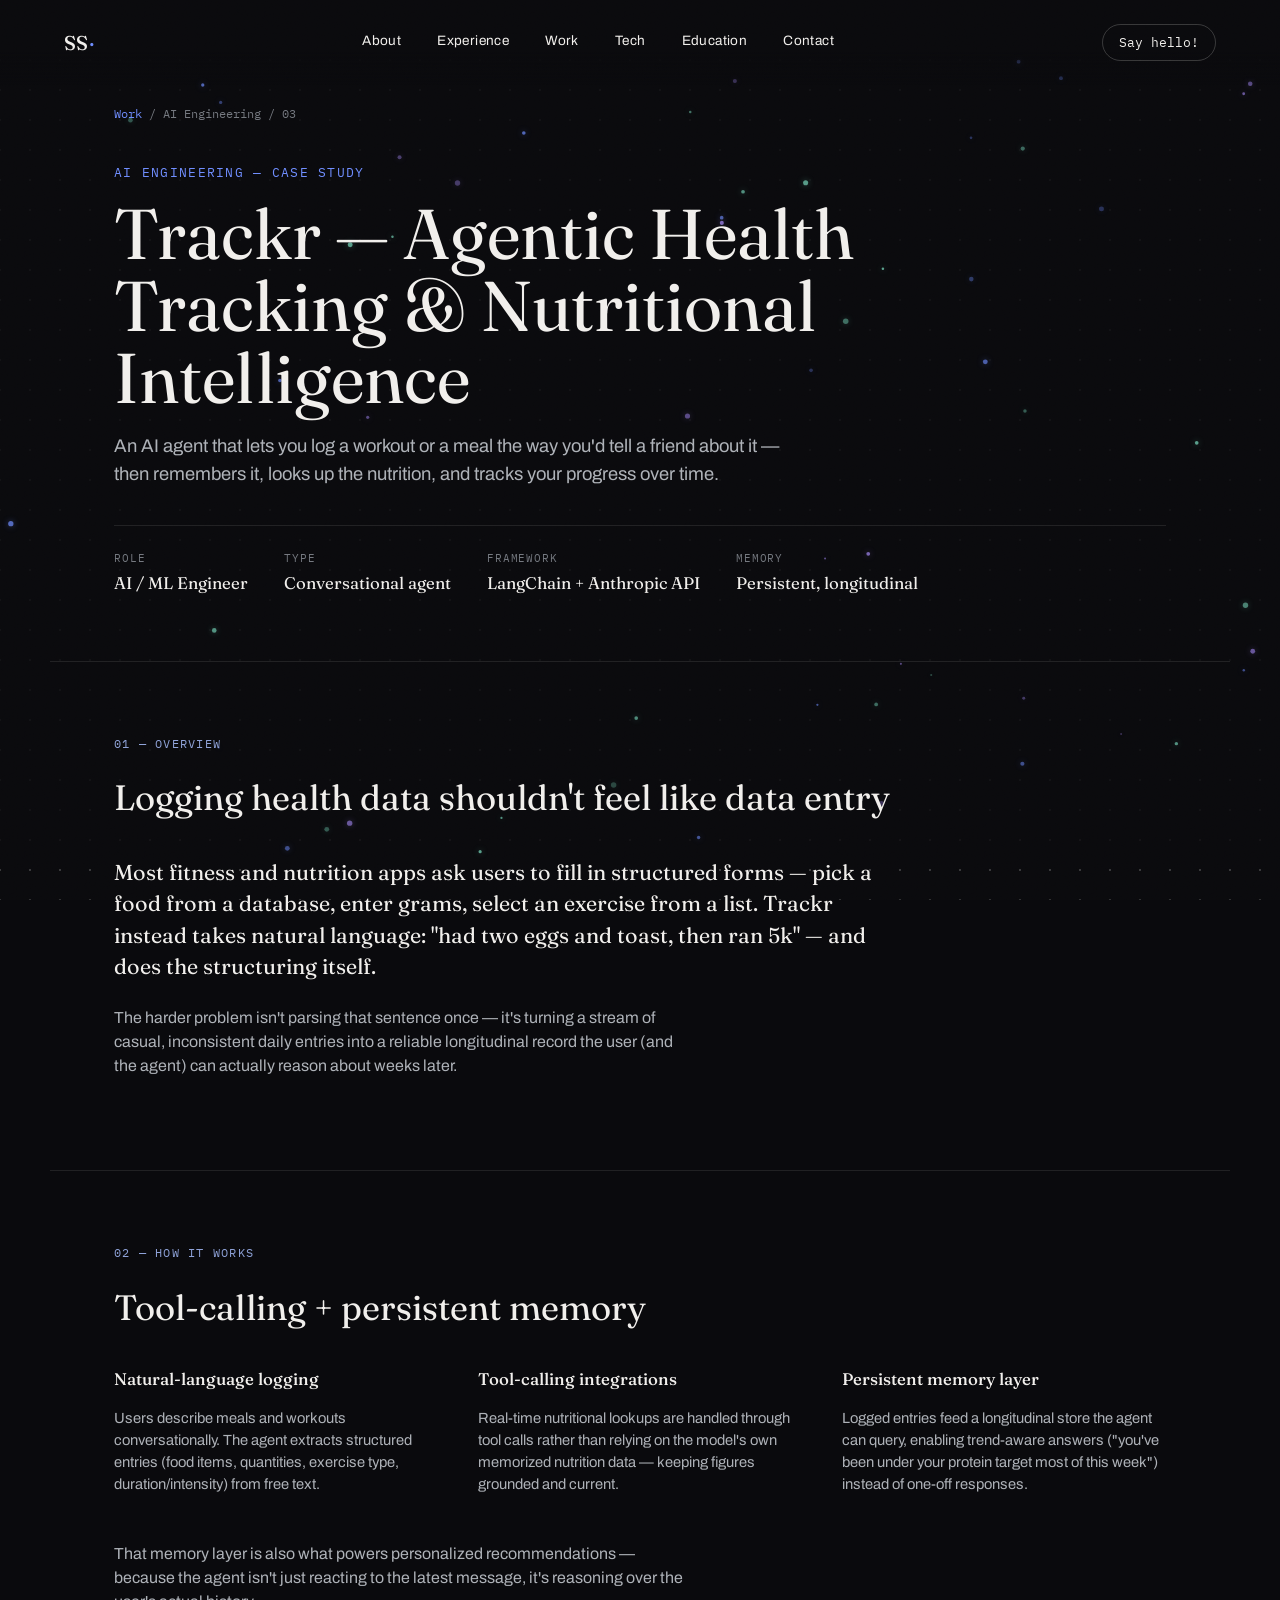
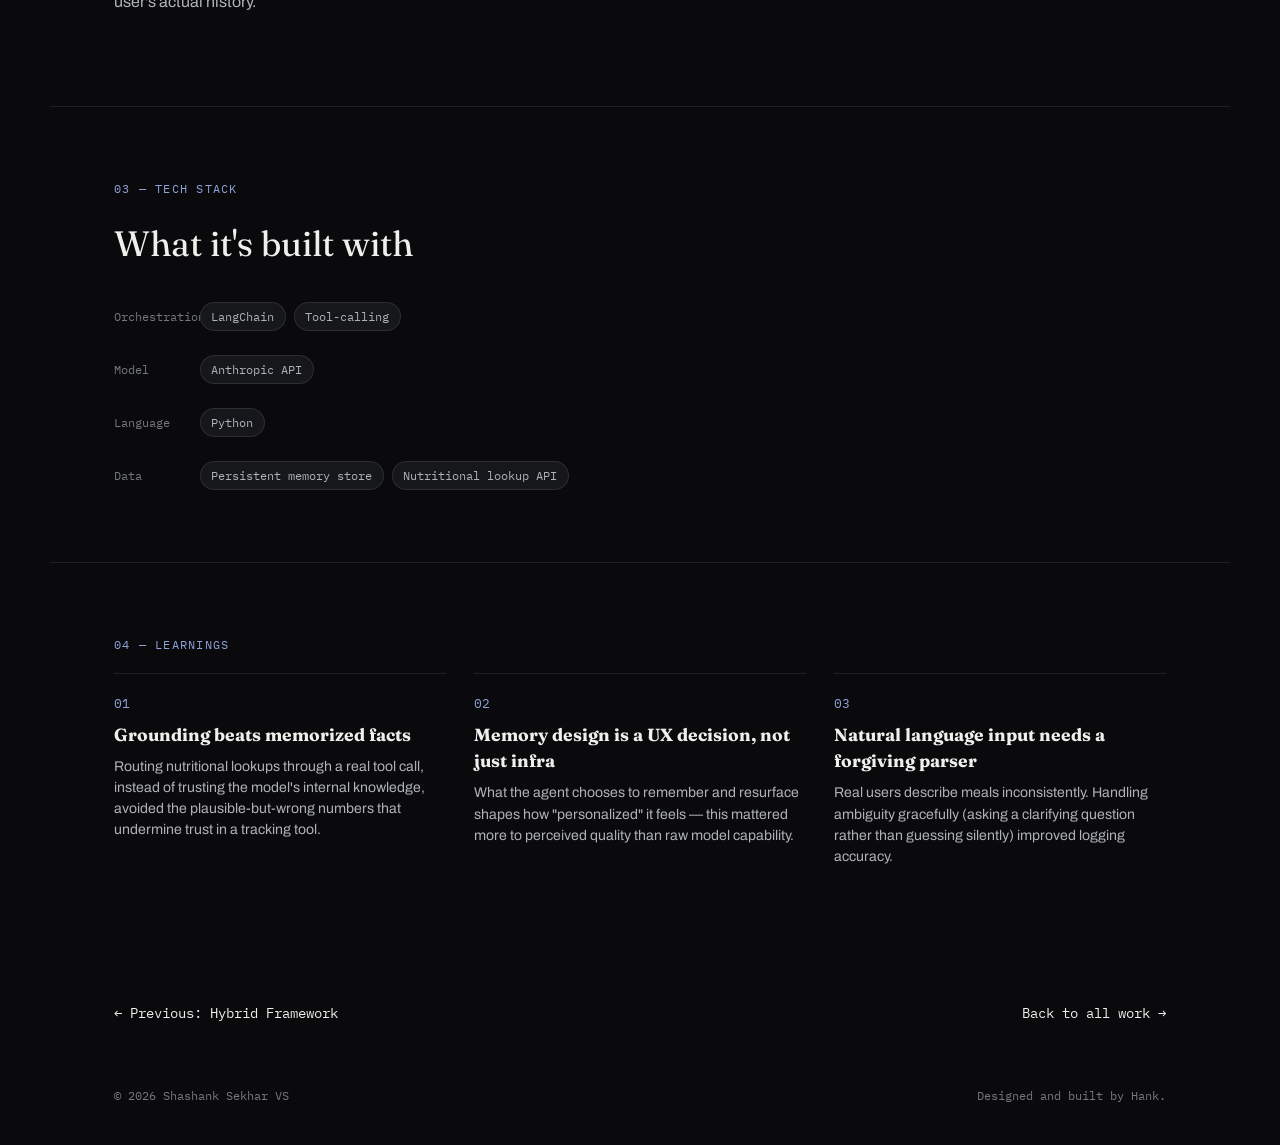
<file: projects/trackr.html>
<!DOCTYPE html>
<html lang="en">
<head>
<meta charset="UTF-8">
<meta name="viewport" content="width=device-width, initial-scale=1.0">
<title>Trackr — Agentic Health Tracking & Nutritional Intelligence — Shashank Sekhar VS</title>
<meta name="description" content="An AI agent built on LangChain and the Anthropic API for natural-language workout and meal logging with persistent memory.">
<link rel="preconnect" href="https://fonts.googleapis.com">
<link rel="preconnect" href="https://fonts.gstatic.com" crossorigin>
<link href="https://fonts.googleapis.com/css2?family=Fraunces:ital,opsz,wght@0,9..144,300;0,9..144,400;0,9..144,500;0,9..144,600;1,9..144,400;1,9..144,500&family=Archivo:wght@400;500;600;700&family=IBM+Plex+Mono:wght@400;500&display=swap" rel="stylesheet">
<link rel="icon" type="image/svg+xml" href="../assets/favicon.svg">
<link rel="stylesheet" href="../css/style.css">
</head>
<body>

<div class="grain"></div>
<div class="bg-fx" aria-hidden="true">
  <div class="bg-blob bg-blob-1"></div>
  <div class="bg-blob bg-blob-2"></div>
  <div class="bg-blob bg-blob-3"></div>
</div>

<header class="site-header">
  <a href="../index.html" class="mark">SS<span class="mark-dot">·</span></a>
  <nav class="nav">
    <a href="../index.html#about">About</a>
    <a href="../index.html#experience">Experience</a>
    <a href="../index.html#work">Work</a>
    <a href="../index.html#tech">Tech</a>
    <a href="../index.html#education">Education</a>
    <a href="../index.html#contact">Contact</a>
  </nav>
  <a href="mailto:vsshashank08@gmail.com" class="nav-cta">Say hello!</a>
  <button class="nav-toggle" aria-label="Open menu" aria-expanded="false">
    <span></span><span></span><span></span>
  </button>
</header>

<div class="mobile-nav">
  <nav>
    <a href="../index.html#about">About</a>
    <a href="../index.html#experience">Experience</a>
    <a href="../index.html#work">Work</a>
    <a href="../index.html#tech">Tech</a>
    <a href="../index.html#education">Education</a>
    <a href="../index.html#contact">Contact</a>
  </nav>
  <a href="mailto:vsshashank08@gmail.com" class="btn btn-primary">Say hello!</a>
</div>

<main>
  <p class="breadcrumb" data-reveal><a href="../index.html#work">Work</a> / AI Engineering / 03</p>

  <section class="proj-hero">
    <p class="proj-kicker" data-reveal>AI Engineering — Case Study</p>
    <h1 class="proj-title" data-reveal>Trackr — Agentic Health Tracking &amp; Nutritional Intelligence</h1>
    <p class="proj-dek" data-reveal>
      An AI agent that lets you log a workout or a meal the way you'd tell a friend about it —
      then remembers it, looks up the nutrition, and tracks your progress over time.
    </p>
    <div class="meta-row" data-reveal>
      <div class="meta-item"><span class="meta-label">Role</span><span class="meta-value">AI / ML Engineer</span></div>
      <div class="meta-item"><span class="meta-label">Type</span><span class="meta-value">Conversational agent</span></div>
      <div class="meta-item"><span class="meta-label">Framework</span><span class="meta-value">LangChain + Anthropic API</span></div>
      <div class="meta-item"><span class="meta-label">Memory</span><span class="meta-value">Persistent, longitudinal</span></div>
    </div>
  </section>

  <section class="proj-section">
    <p class="section-label">01 — Overview</p>
    <h2 class="proj-section-head" data-reveal>Logging health data shouldn't feel like data entry</h2>
    <p class="proj-lede" data-reveal>
      Most fitness and nutrition apps ask users to fill in structured forms — pick a food from a
      database, enter grams, select an exercise from a list. Trackr instead takes natural
      language: "had two eggs and toast, then ran 5k" — and does the structuring itself.
    </p>
    <p class="proj-body" data-reveal>
      The harder problem isn't parsing that sentence once — it's turning a stream of casual,
      inconsistent daily entries into a reliable longitudinal record the user (and the agent)
      can actually reason about weeks later.
    </p>
  </section>

  <section class="proj-section">
    <p class="section-label">02 — How it works</p>
    <h2 class="proj-section-head" data-reveal>Tool-calling + persistent memory</h2>
    <div class="proj-cols" data-reveal>
      <div class="proj-col">
        <h4>Natural-language logging</h4>
        <p>Users describe meals and workouts conversationally. The agent extracts structured
        entries (food items, quantities, exercise type, duration/intensity) from free text.</p>
      </div>
      <div class="proj-col">
        <h4>Tool-calling integrations</h4>
        <p>Real-time nutritional lookups are handled through tool calls rather than relying on
        the model's own memorized nutrition data — keeping figures grounded and current.</p>
      </div>
      <div class="proj-col">
        <h4>Persistent memory layer</h4>
        <p>Logged entries feed a longitudinal store the agent can query, enabling trend-aware
        answers ("you've been under your protein target most of this week") instead of
        one-off responses.</p>
      </div>
    </div>
    <p class="proj-body" style="margin-top:2rem" data-reveal>
      That memory layer is also what powers personalized recommendations — because the agent
      isn't just reacting to the latest message, it's reasoning over the user's actual history.
    </p>
  </section>

  <section class="proj-section">
    <p class="section-label">03 — Tech Stack</p>
    <h2 class="proj-section-head" data-reveal>What it's built with</h2>
    <div class="stack-groups" data-reveal>
      <div class="skill-group">
        <span class="skill-cat">Orchestration</span>
        <div class="tags"><span>LangChain</span><span>Tool-calling</span></div>
      </div>
      <div class="skill-group">
        <span class="skill-cat">Model</span>
        <div class="tags"><span>Anthropic API</span></div>
      </div>
      <div class="skill-group">
        <span class="skill-cat">Language</span>
        <div class="tags"><span>Python</span></div>
      </div>
      <div class="skill-group">
        <span class="skill-cat">Data</span>
        <div class="tags"><span>Persistent memory store</span><span>Nutritional lookup API</span></div>
      </div>
    </div>
  </section>

  <section class="proj-section">
    <p class="section-label">04 — Learnings</p>
    <div class="numbered-grid" data-reveal>
      <div class="numbered-card">
        <span class="num">01</span>
        <h4>Grounding beats memorized facts</h4>
        <p>Routing nutritional lookups through a real tool call, instead of trusting the model's
        internal knowledge, avoided the plausible-but-wrong numbers that undermine trust in a
        tracking tool.</p>
      </div>
      <div class="numbered-card">
        <span class="num">02</span>
        <h4>Memory design is a UX decision, not just infra</h4>
        <p>What the agent chooses to remember and resurface shapes how "personalized" it feels —
        this mattered more to perceived quality than raw model capability.</p>
      </div>
      <div class="numbered-card">
        <span class="num">03</span>
        <h4>Natural language input needs a forgiving parser</h4>
        <p>Real users describe meals inconsistently. Handling ambiguity gracefully (asking a
        clarifying question rather than guessing silently) improved logging accuracy.</p>
      </div>
    </div>
  </section>

  <nav class="proj-nav" data-reveal>
    <a href="supply-chain-ai.html">← Previous: Hybrid Framework</a>
    <a href="../index.html#work">Back to all work →</a>
  </nav>
</main>

<footer class="site-footer">
  <span>© <span id="year"></span> Shashank Sekhar VS</span>
  <span>Designed and built by Hank.</span>
</footer>

<script src="../js/script.js"></script>
</body>
</html>
</file>
<file: css/style.css>
/* ============================================
   Shashank Sekhar VS — Portfolio
   Editorial / refined-luxury aesthetic
   ============================================ */

:root {
  --bg: #0a0a0d;
  --bg-alt: #15171b;
  --bg-raised: #1b1e23;
  --ink: #f1efec;
  --ink-soft: #aeb2b8;
  --ink-faint: #74787f;
  --accent: #6f8dff;
  --accent-soft: #8fa3d9;
  --accent-2: #7fe6c8;
  --line: rgba(241, 239, 236, 0.1);
  --line-strong: rgba(241, 239, 236, 0.2);
  --paper-shadow: rgba(0, 0, 0, 0.55);

  --font-display: "Fraunces", serif;
  --font-body: "Archivo", sans-serif;
  --font-mono: "IBM Plex Mono", monospace;

  --container: 1180px;
  --gutter: clamp(1.5rem, 5vw, 4rem);

  /* motion tokens */
  --ease-out: cubic-bezier(0.23, 1, 0.32, 1);
  --ease-in-out: cubic-bezier(0.77, 0, 0.175, 1);
  --ease-standard: cubic-bezier(0.4, 0, 0.2, 1);
  --dur-fast: 160ms;
  --dur-base: 220ms;
  --dur-slow: 500ms;
}

* { box-sizing: border-box; }

html {
  scroll-behavior: smooth;
}

body {
  margin: 0;
  background: var(--bg);
  color: var(--ink);
  font-family: var(--font-body);
  font-size: 16px;
  line-height: 1.5;
  -webkit-font-smoothing: antialiased;
  overflow-x: hidden;
}

::selection {
  background: var(--accent);
  color: var(--bg);
}

a { color: inherit; text-decoration: none; }

/* focus states — keyboard accessibility */
a:focus-visible,
button:focus-visible,
.tab:focus-visible {
  outline: 2px solid var(--accent);
  outline-offset: 3px;
  border-radius: 2px;
}
a:focus:not(:focus-visible),
button:focus:not(:focus-visible) {
  outline: none;
}

/* press feedback — every interactive element should feel touched */
.btn,
.nav-cta,
.tab,
.entry-link,
.dock-item,
.mark {
  transition: transform var(--dur-fast) var(--ease-out), background var(--dur-base) var(--ease-standard),
    color var(--dur-base) var(--ease-standard), border-color var(--dur-base) var(--ease-standard);
}
.btn:active,
.nav-cta:active {
  transform: scale(0.96);
}
.entry-link:active,
.dock-item:active {
  transform: scale(0.98);
}
.mark:active {
  transform: scale(0.94);
}

/* subtle grain overlay for texture */
.grain {
  position: fixed;
  inset: 0;
  pointer-events: none;
  z-index: 999;
  opacity: 0.05;
  mix-blend-mode: overlay;
  background-image: url("data:image/svg+xml,%3Csvg xmlns='http://www.w3.org/2000/svg' width='120' height='120'%3E%3Cfilter id='n'%3E%3CfeTurbulence type='fractalNoise' baseFrequency='0.9' numOctaves='2' stitchTiles='stitch'/%3E%3C/filter%3E%3Crect width='100%25' height='100%25' filter='url(%23n)'/%3E%3C/svg%3E");
}

/* ---------- animated background field ---------- */
.bg-fx {
  position: fixed;
  inset: 0;
  z-index: 0;
  overflow: hidden;
  pointer-events: none;
}
.bg-canvas {
  position: absolute;
  inset: 0;
  width: 100%;
  height: 100%;
  display: block;
}
.bg-blob {
  display: none;
}
.bg-blob-1 {
  width: 130vw;
  height: 52vh;
  max-width: none;
  max-height: 640px;
  top: -20%;
  left: -22%;
  background: linear-gradient(102deg, rgba(111, 141, 255, 0.55) 0%, rgba(127, 230, 200, 0.32) 50%, rgba(167, 139, 250, 0.4) 100%);
}
.bg-blob-2 {
  width: 110vw;
  height: 46vh;
  max-width: none;
  max-height: 560px;
  top: -26%;
  right: -25%;
  bottom: auto;
  background: linear-gradient(258deg, rgba(127, 230, 200, 0.42) 0%, rgba(111, 141, 255, 0.3) 55%, rgba(167, 139, 250, 0.32) 100%);
}
.bg-blob-3 {
  width: 80vw;
  height: 38vh;
  max-width: none;
  max-height: 460px;
  top: 4%;
  left: 30%;
  background: radial-gradient(ellipse at 50% 50%, rgba(167, 139, 250, 0.32), rgba(167, 139, 250, 0) 72%);
}


.site-header,
main,
.site-footer {
  position: relative;
  z-index: 1;
}

/* ---------- header ---------- */
.site-header {
  position: fixed;
  top: 0; left: 0; right: 0;
  z-index: 100;
  display: flex;
  align-items: center;
  justify-content: space-between;
  padding: 1.5rem var(--gutter);
  background: linear-gradient(to bottom, var(--bg) 60%, transparent);
}

.mark {
  font-family: var(--font-display);
  font-weight: 500;
  font-size: 1.25rem;
  letter-spacing: 0.02em;
}
.mark-dot { color: var(--accent); }

.nav {
  display: flex;
  gap: 2.25rem;
  font-size: 0.85rem;
  letter-spacing: 0.03em;
}
.nav a {
  position: relative;
  padding-bottom: 2px;
}
.nav a::after {
  content: "";
  position: absolute;
  left: 0; bottom: 0;
  width: 0%;
  height: 1px;
  background: var(--accent);
  transition: width var(--dur-base) var(--ease-out);
}
.nav a:hover::after { width: 100%; }

.nav-cta {
  font-size: 0.8rem;
  font-family: var(--font-mono);
  border: 1px solid var(--line-strong);
  padding: 0.5rem 1rem;
  border-radius: 100px;
  transition: background 0.3s ease, color 0.3s ease, border-color 0.3s ease;
}
.nav-cta:hover {
  background: var(--ink);
  color: var(--bg);
  border-color: var(--ink);
}

.nav-toggle {
  display: none;
  flex-direction: column;
  align-items: center;
  justify-content: center;
  gap: 4px;
  width: 42px;
  height: 42px;
  padding: 0;
  border: 1px solid var(--line-strong);
  border-radius: 50%;
  background: transparent;
  cursor: pointer;
}
.nav-toggle span {
  display: block;
  width: 16px;
  height: 1.5px;
  background: var(--ink);
  border-radius: 1px;
  transition: transform var(--dur-base) var(--ease-out), opacity var(--dur-base) var(--ease-out);
}
.nav-toggle.open span:nth-child(1) { transform: translateY(5.5px) rotate(45deg); }
.nav-toggle.open span:nth-child(2) { opacity: 0; }
.nav-toggle.open span:nth-child(3) { transform: translateY(-5.5px) rotate(-45deg); }

.mobile-nav {
  position: fixed;
  inset: 0;
  z-index: 90;
  display: flex;
  flex-direction: column;
  align-items: flex-start;
  justify-content: center;
  gap: 2.5rem;
  padding: 6rem var(--gutter) 4rem;
  background: var(--bg);
  transform: translateY(-8%);
  opacity: 0;
  visibility: hidden;
  transition: transform var(--dur-slow) var(--ease-out), opacity var(--dur-base) var(--ease-standard),
    visibility 0s linear var(--dur-slow);
}
.mobile-nav.open {
  transform: translateY(0);
  opacity: 1;
  visibility: visible;
  transition: transform var(--dur-slow) var(--ease-out), opacity var(--dur-base) var(--ease-standard), visibility 0s;
}
.mobile-nav nav {
  display: flex;
  flex-direction: column;
  gap: 1.5rem;
}
.mobile-nav nav a {
  font-family: var(--font-display);
  font-size: clamp(1.8rem, 8vw, 2.4rem);
  color: var(--ink);
}
.mobile-nav nav a:hover { color: var(--accent); }

@media (max-width: 720px) {
  .nav { display: none; }
  .nav-toggle { display: flex; }
}
@media (min-width: 721px) {
  .mobile-nav { display: none; }
}

/* ---------- reveal on scroll ---------- */
[data-reveal] {
  opacity: 0;
  transform: translateY(16px);
  transition: opacity var(--dur-slow) var(--ease-out), transform var(--dur-slow) var(--ease-out);
}
[data-reveal].is-visible {
  opacity: 1;
  transform: translateY(0);
}

/* stagger hero children on load */
.hero > [data-reveal]:nth-of-type(1) { transition-delay: 0ms; }
.hero > [data-reveal]:nth-of-type(2) { transition-delay: 70ms; }
.hero > [data-reveal]:nth-of-type(3) { transition-delay: 140ms; }
.hero > [data-reveal]:nth-of-type(4) { transition-delay: 210ms; }
.hero > [data-reveal]:nth-of-type(5) { transition-delay: 280ms; }

/* ---------- staggered group reveals ---------- */
/* children fade/rise individually once their shared container becomes visible */
.stat-grid > .stat,
.about-stats > .stat,
.persona-grid > .persona-card,
.numbered-grid > .numbered-card,
.proj-cols > .proj-col,
.swatch-row > .swatch,
.skill-groups > .skill-group,
.timeline > li,
.journey-table tbody tr {
  opacity: 0;
  transform: translateY(14px);
  transition: opacity var(--dur-slow) var(--ease-out), transform var(--dur-slow) var(--ease-out);
}
.stat-grid.is-visible > .stat,
.about-stats.is-visible > .stat,
.persona-grid.is-visible > .persona-card,
.numbered-grid.is-visible > .numbered-card,
.proj-cols.is-visible > .proj-col,
.swatch-row.is-visible > .swatch,
.skill-groups.is-visible > .skill-group,
.timeline.is-visible > li,
.journey-table-wrap.is-visible .journey-table tbody tr {
  opacity: 1;
  transform: translateY(0);
}
.stat-grid > .stat:nth-child(1), .about-stats > .stat:nth-child(1), .persona-grid > .persona-card:nth-child(1),
.numbered-grid > .numbered-card:nth-child(1), .proj-cols > .proj-col:nth-child(1), .swatch-row > .swatch:nth-child(1),
.skill-groups > .skill-group:nth-child(1), .timeline > li:nth-child(1), .journey-table tbody tr:nth-child(1) { transition-delay: 0ms; }
.stat-grid > .stat:nth-child(2), .about-stats > .stat:nth-child(2), .persona-grid > .persona-card:nth-child(2),
.numbered-grid > .numbered-card:nth-child(2), .proj-cols > .proj-col:nth-child(2), .swatch-row > .swatch:nth-child(2),
.skill-groups > .skill-group:nth-child(2), .timeline > li:nth-child(2), .journey-table tbody tr:nth-child(2) { transition-delay: 45ms; }
.stat-grid > .stat:nth-child(3), .about-stats > .stat:nth-child(3), .persona-grid > .persona-card:nth-child(3),
.numbered-grid > .numbered-card:nth-child(3), .proj-cols > .proj-col:nth-child(3), .swatch-row > .swatch:nth-child(3),
.skill-groups > .skill-group:nth-child(3), .timeline > li:nth-child(3), .journey-table tbody tr:nth-child(3) { transition-delay: 90ms; }
.stat-grid > .stat:nth-child(4), .swatch-row > .swatch:nth-child(4), .numbered-grid > .numbered-card:nth-child(4),
.journey-table tbody tr:nth-child(4) { transition-delay: 135ms; }
.stat-grid > .stat:nth-child(5), .swatch-row > .swatch:nth-child(5), .journey-table tbody tr:nth-child(5) { transition-delay: 180ms; }
.stat-grid > .stat:nth-child(6), .swatch-row > .swatch:nth-child(6), .journey-table tbody tr:nth-child(6) { transition-delay: 225ms; }

@media (prefers-reduced-motion: reduce) {
  *, *::before, *::after {
    animation-duration: 0.01ms !important;
    animation-iteration-count: 1 !important;
    transition-duration: 0.01ms !important;
    scroll-behavior: auto !important;
  }
  [data-reveal],
  .stat-grid > .stat, .about-stats > .stat, .persona-grid > .persona-card,
  .numbered-grid > .numbered-card, .proj-cols > .proj-col, .swatch-row > .swatch,
  .skill-groups > .skill-group, .timeline > li, .journey-table tbody tr {
    opacity: 1 !important;
    transform: none !important;
  }
}

/* ---------- hero ---------- */
.hero {
  position: relative;
  min-height: 100vh;
  display: flex;
  flex-direction: column;
  justify-content: center;
  padding: 8rem var(--gutter) 4rem;
  max-width: var(--container);
  margin: 0 auto;
}

.eyebrow {
  font-family: var(--font-mono);
  font-size: 0.8rem;
  letter-spacing: 0.12em;
  text-transform: uppercase;
  color: var(--accent);
  margin: 0 0 1.25rem;
}

.hero-name {
  font-family: var(--font-display);
  font-weight: 400;
  font-size: clamp(3.2rem, 9vw, 7.5rem);
  line-height: 0.95;
  letter-spacing: -0.01em;
  margin: 0 0 1.5rem;
}
.hero-name .italic {
  font-style: italic;
  font-weight: 300;
  color: var(--accent);
}

.hero-roles {
  display: flex;
  flex-wrap: wrap;
  gap: 0.6rem;
  font-family: var(--font-mono);
  font-size: clamp(0.85rem, 1.6vw, 1rem);
  color: var(--ink-soft);
  margin-bottom: 1.75rem;
}
.hero-roles .slash { color: var(--ink-faint); }

.hero-copy {
  max-width: 42ch;
  font-size: 1.1rem;
  color: var(--ink-soft);
  margin: 0 0 2.5rem;
}

.hero-actions {
  display: flex;
  gap: 1rem;
  flex-wrap: wrap;
}

.btn {
  display: inline-flex;
  align-items: center;
  gap: 0.4rem;
  padding: 0.9rem 1.6rem;
  border-radius: 100px;
  font-size: 0.9rem;
  font-weight: 600;
  transition: transform 0.25s ease, background 0.25s ease, color 0.25s ease, border-color .25s ease;
}
.btn-primary {
  background: var(--ink);
  color: var(--bg);
}
.btn-primary:hover {
  background: var(--accent);
  transform: translateY(-2px);
}
.btn-ghost {
  border: 1px solid var(--line-strong);
}
.btn-ghost:hover {
  border-color: var(--ink);
  transform: translateY(-2px);
}

.hero-figure {
  position: absolute;
  right: var(--gutter);
  top: 50%;
  color: var(--ink);
  opacity: 0.9;
  display: none;
  animation: heroFloat 7s ease-in-out infinite;
}
@media (min-width: 980px) {
  .hero-figure { display: block; }
}
@keyframes heroFloat {
  0%, 100% { transform: translateY(-50%); }
  50% { transform: translateY(calc(-50% - 12px)); }
}

/* animated typing-terminal hero visual */
.term-window {
  width: 380px;
  max-width: 40vw;
  border-radius: 12px;
  background: var(--bg-alt);
  border: 1px solid var(--line);
  box-shadow: 0 30px 80px rgba(0, 0, 0, 0.5);
  overflow: hidden;
  font-family: var(--font-mono);
}
.term-bar {
  display: flex;
  align-items: center;
  gap: 0.4rem;
  padding: 0.7rem 0.9rem;
  background: var(--bg-raised);
  border-bottom: 1px solid var(--line);
}
.term-dot {
  width: 9px;
  height: 9px;
  border-radius: 50%;
  flex-shrink: 0;
}
.term-dot-red { background: #ff5f57; }
.term-dot-amber { background: #febc2e; }
.term-dot-green { background: #28c840; }
.term-title {
  margin-left: 0.5rem;
  font-size: 0.72rem;
  color: var(--ink-faint);
}
.term-body {
  margin: 0;
  padding: 1.5rem 1.4rem;
  font-size: 0.85rem;
  line-height: 1.75;
  color: var(--ink);
  min-height: 210px;
  white-space: pre-wrap;
  word-break: break-word;
}
.term-cursor {
  display: inline-block;
  width: 7px;
  height: 1em;
  background: var(--accent);
  margin-left: 1px;
  vertical-align: text-bottom;
  animation: termBlink 1s step-end infinite;
}
.tk-kw { color: var(--accent); }
.tk-str { color: var(--accent-2); }
.tk-fn { color: var(--accent-soft); }
.tk-var, .tk-prop { color: var(--ink); }
.tk-punct { color: var(--ink-faint); }
@keyframes termBlink {
  0%, 50% { opacity: 1; }
  50.01%, 100% { opacity: 0; }
}
@media (prefers-reduced-motion: reduce) {
  .term-cursor, .hero-figure { animation: none; }
}

/* ---------- known technologies ---------- */
.tech {
  position: relative;
  max-width: var(--container);
  margin: 0 auto;
  padding: 6rem var(--gutter);
  border-top: 1px solid var(--line);
}
.tech::before {
  content: "";
  position: absolute;
  inset: -1rem 0 0 0;
  background-image: radial-gradient(circle, var(--line-strong) 1px, transparent 1px);
  background-size: 24px 24px;
  -webkit-mask-image: radial-gradient(ellipse 65% 65% at 50% 35%, black 0%, transparent 78%);
  mask-image: radial-gradient(ellipse 65% 65% at 50% 35%, black 0%, transparent 78%);
  opacity: 0.6;
  pointer-events: none;
  z-index: 0;
}
.tech > * { position: relative; z-index: 1; }
.tech-sub {
  max-width: 46ch;
  color: var(--ink-soft);
  margin-top: -0.5rem;
  margin-bottom: 2.75rem;
}
.tech-groups {
  display: flex;
  flex-direction: column;
  gap: 3rem;
}
.tech-group-label {
  display: flex;
  align-items: center;
  gap: 0.9rem;
  font-family: var(--font-mono);
  font-size: 0.7rem;
  letter-spacing: 0.14em;
  text-transform: uppercase;
  color: var(--ink-faint);
  margin-bottom: 1.15rem;
}
.tech-group-label::after {
  content: "";
  flex: 1;
  height: 1px;
  background: var(--line);
}
.tech-grid {
  display: grid;
  grid-template-columns: repeat(auto-fit, minmax(120px, 1fr));
  gap: 1.25rem;
}
.tech-item {
  position: relative;
  display: flex;
  flex-direction: column;
  align-items: center;
  justify-content: center;
  gap: 0.9rem;
  padding: 2.1rem 1rem 1.6rem;
  background: linear-gradient(180deg, var(--bg-alt), var(--bg-raised));
  border: 1px solid var(--line);
  border-radius: 14px;
  overflow: hidden;
  opacity: 0;
  transform: translateY(14px);
  transition: opacity var(--dur-slow) var(--ease-out), transform var(--dur-base) var(--ease-out),
    border-color var(--dur-base) var(--ease-out), box-shadow var(--dur-base) var(--ease-out);
}
.tech-grid.is-visible > .tech-item { opacity: 1; transform: translateY(0); }
.tech-grid > .tech-item:nth-child(1) { transition-delay: 0ms, 0ms, 0ms, 0ms; }
.tech-grid > .tech-item:nth-child(2) { transition-delay: 30ms, 0ms, 0ms, 0ms; }
.tech-grid > .tech-item:nth-child(3) { transition-delay: 60ms, 0ms, 0ms, 0ms; }
.tech-grid > .tech-item:nth-child(4) { transition-delay: 90ms, 0ms, 0ms, 0ms; }
.tech-grid > .tech-item:nth-child(5) { transition-delay: 120ms, 0ms, 0ms, 0ms; }
.tech-grid > .tech-item:nth-child(6) { transition-delay: 150ms, 0ms, 0ms, 0ms; }
.tech-grid > .tech-item:nth-child(7) { transition-delay: 180ms, 0ms, 0ms, 0ms; }
.tech-grid > .tech-item:nth-child(8) { transition-delay: 210ms, 0ms, 0ms, 0ms; }
.tech-grid > .tech-item:nth-child(9) { transition-delay: 240ms, 0ms, 0ms, 0ms; }
.tech-grid > .tech-item:nth-child(10) { transition-delay: 270ms, 0ms, 0ms, 0ms; }
.tech-grid > .tech-item:nth-child(11) { transition-delay: 300ms, 0ms, 0ms, 0ms; }
.tech-grid > .tech-item:nth-child(12) { transition-delay: 330ms, 0ms, 0ms, 0ms; }

.tech-icon {
  position: relative;
  z-index: 1;
  width: 54px;
  height: 54px;
  flex-shrink: 0;
  display: flex;
  align-items: center;
  justify-content: center;
  border-radius: 50%;
  background: var(--bg-raised);
  border: 1px solid var(--line);
  transition: border-color var(--dur-base) var(--ease-out), background var(--dur-base) var(--ease-out);
}
.tech-item img {
  width: 26px;
  height: 26px;
  object-fit: contain;
  filter: grayscale(1) brightness(1.3) opacity(0.6);
  transition: filter var(--dur-base) var(--ease-out), transform var(--dur-base) var(--ease-out);
}
.tech-fallback {
  font-family: var(--font-mono);
  font-weight: 600;
  font-size: 0.68rem;
  letter-spacing: 0.02em;
  color: var(--ink-faint);
  transition: color var(--dur-base) var(--ease-out);
}
.tech-item .tech-name {
  position: relative;
  z-index: 1;
  font-family: var(--font-mono);
  font-size: 0.72rem;
  letter-spacing: 0.02em;
  color: var(--ink-soft);
  transition: color var(--dur-base) var(--ease-out);
}
@media (hover: hover) and (pointer: fine) {
  .tech-item:hover {
    border-color: color-mix(in srgb, var(--tint, var(--accent)) 55%, var(--line-strong));
    box-shadow: 0 10px 24px -14px color-mix(in srgb, var(--tint, var(--accent)) 45%, transparent);
    transform: translateY(-4px);
  }
  .tech-item:hover .tech-icon {
    border-color: color-mix(in srgb, var(--tint, var(--accent)) 50%, transparent);
    background: color-mix(in srgb, var(--tint, var(--accent)) 14%, var(--bg-raised));
  }
  .tech-item:hover .tech-icon img,
  .tech-item:hover .tech-fallback {
    filter: none;
    transform: scale(1.08);
    color: var(--tint, var(--ink));
  }
  .tech-item:hover .tech-name { color: var(--ink); }
}

/* ---------- about ---------- */
.about {
  max-width: var(--container);
  margin: 0 auto;
  padding: 6rem var(--gutter);
  display: grid;
  grid-template-columns: minmax(240px, 320px) 1fr;
  gap: 4rem;
  align-items: start;
  border-top: 1px solid var(--line);
}
@media (max-width: 980px) {
  .about { grid-template-columns: 220px 1fr; gap: 3rem; }
}
@media (max-width: 640px) {
  .about { grid-template-columns: 1fr; gap: 2rem; }
  .about-photo { max-width: 260px; }
}

.about-photo {
  position: sticky;
  top: 6.5rem;
  aspect-ratio: 3 / 4;
  border-radius: 16px;
  overflow: hidden;
  border: 1px solid var(--line);
  background: var(--bg-alt);
}
@media (max-width: 640px) {
  .about-photo { position: static; }
}
.about-photo img {
  width: 100%;
  height: 100%;
  object-fit: cover;
  object-position: 72% 22%;
  display: block;
  filter: saturate(1.02) contrast(1.03);
}
.about-photo.photo-fallback img { display: none; }
.about-photo.photo-fallback::before {
  content: "SS";
  position: absolute;
  inset: 0;
  display: flex;
  align-items: center;
  justify-content: center;
  font-family: var(--font-display);
  font-style: italic;
  font-size: 2.4rem;
  color: var(--ink-faint);
}

.section-label {
  font-family: var(--font-mono);
  font-size: 0.78rem;
  letter-spacing: 0.1em;
  text-transform: uppercase;
  color: var(--accent-soft);
  margin: 0 0 1.25rem;
}

.about-block { margin-bottom: 2.5rem; }
.about-block:last-child { margin-bottom: 0; }
.about-block-title {
  font-family: var(--font-display);
  font-style: italic;
  font-weight: 500;
  font-size: 1.15rem;
  color: var(--accent-soft);
  margin: 0 0 0.75rem;
}

.about-lede {
  font-family: var(--font-display);
  font-size: 1.5rem;
  font-weight: 400;
  line-height: 1.4;
  margin: 0;
}

.about-body {
  color: var(--ink-soft);
  font-size: 1rem;
  max-width: 56ch;
  margin: 0;
}

.about-stats {
  display: grid;
  grid-template-columns: 1fr 1fr;
  gap: 2rem 1.5rem;
  align-content: start;
}
.stat {
  border-top: 1px solid var(--line);
  padding-top: 1rem;
  transition: border-color var(--dur-base) var(--ease-out);
}
.stat:hover { border-top-color: var(--accent); }
.stat-num {
  display: block;
  font-family: var(--font-display);
  font-size: 2.6rem;
  color: var(--ink);
  line-height: 1;
  transition: transform var(--dur-base) var(--ease-out);
}
@media (hover: hover) and (pointer: fine) {
  .stat:hover .stat-num { transform: translateY(-2px); }
}
.stat-label {
  display: block;
  margin-top: 0.5rem;
  font-size: 0.8rem;
  color: var(--ink-faint);
  line-height: 1.35;
}

/* ---------- work ---------- */
.work {
  max-width: var(--container);
  margin: 0 auto;
  padding: 6rem var(--gutter);
  border-top: 1px solid var(--line);
}

.section-title {
  font-family: var(--font-display);
  font-weight: 400;
  font-size: clamp(1.9rem, 4vw, 2.8rem);
  margin: 0 0 2.5rem;
}

.tabs {
  display: flex;
  gap: 0.5rem;
  margin-bottom: 2.5rem;
  border-bottom: 1px solid var(--line);
  padding-bottom: 0;
}
@media (max-width: 640px) {
  .tabs {
    overflow-x: auto;
    flex-wrap: nowrap;
    -webkit-overflow-scrolling: touch;
    scrollbar-width: none;
  }
  .tabs::-webkit-scrollbar { display: none; }
  .tab { white-space: nowrap; padding: 0.8rem 0.85rem; font-size: 0.78rem; }
}
.tab {
  background: none;
  border: none;
  font-family: var(--font-mono);
  font-size: 0.85rem;
  padding: 0.9rem 1.1rem;
  color: var(--ink-faint);
  cursor: pointer;
  position: relative;
  transition: color 0.25s ease;
}
.tab::after {
  content: "";
  position: absolute;
  left: 0; right: 0; bottom: -1px;
  height: 2px;
  background: var(--accent);
  transform: scaleX(0);
  transition: transform var(--dur-base) var(--ease-out);
}
.tab.active { color: var(--ink); }
.tab.active::after { transform: scaleX(1); }
.tab:hover { color: var(--ink); }

.tab-panel { display: none; }
.tab-panel.active {
  display: block;
  animation: panelIn 420ms var(--ease-out);
}
@keyframes panelIn {
  from { opacity: 0; transform: translateY(10px); }
  to { opacity: 1; transform: translateY(0); }
}
.tab-panel .entry:nth-child(1) { transition-delay: 40ms; }
.tab-panel .entry:nth-child(2) { transition-delay: 90ms; }
.tab-panel .entry:nth-child(3) { transition-delay: 140ms; }

.entry {
  display: grid;
  grid-template-columns: 70px 1fr;
  gap: 1.5rem;
  padding: 2rem 0;
  border-top: 1px solid var(--line);
  border-left: 2px solid transparent;
  transition: padding-left var(--dur-base) var(--ease-out), border-color var(--dur-base) var(--ease-out);
}
.entry:last-child { border-bottom: 1px solid var(--line); }
.entry:hover { padding-left: 0.75rem; border-left-color: var(--accent); }

.entry-num {
  font-family: var(--font-mono);
  font-size: 0.85rem;
  color: var(--accent-soft);
  padding-top: 0.3rem;
}

.entry-body h3 {
  font-family: var(--font-display);
  font-weight: 500;
  font-size: 1.35rem;
  margin: 0 0 0.75rem;
  line-height: 1.3;
}

.entry-tag {
  display: inline-block;
  font-family: var(--font-mono);
  font-size: 0.68rem;
  text-transform: uppercase;
  letter-spacing: 0.06em;
  color: var(--accent);
  border: 1px solid var(--accent);
  border-radius: 100px;
  padding: 0.15rem 0.6rem;
  margin-left: 0.6rem;
  vertical-align: middle;
  transform: translateY(-2px);
}

.entry-body p {
  color: var(--ink-soft);
  max-width: 68ch;
  margin: 0 0 1.25rem;
}

.tags {
  display: flex;
  flex-wrap: wrap;
  gap: 0.5rem;
}
.tags span {
  font-family: var(--font-mono);
  font-size: 0.72rem;
  color: var(--ink-soft);
  background: var(--bg-alt);
  border: 1px solid var(--line);
  padding: 0.3rem 0.65rem;
  border-radius: 100px;
}

/* ---------- experience / education split ---------- */
.split {
  max-width: var(--container);
  margin: 0 auto;
  padding: 6rem var(--gutter);
  display: grid;
  grid-template-columns: 1fr 1fr;
  gap: 4rem;
  border-top: 1px solid var(--line);
}
@media (max-width: 860px) {
  .split { grid-template-columns: 1fr; gap: 4rem; }
}
.split-solo { grid-template-columns: 1fr; }
.split-solo .split-col { max-width: 640px; }

.timeline {
  list-style: none;
  margin: 0;
  padding: 0;
}
.timeline li {
  padding: 1.5rem 0;
  border-top: 1px solid var(--line);
}
.timeline li:last-child { border-bottom: 1px solid var(--line); }

.tl-date {
  display: block;
  font-family: var(--font-mono);
  font-size: 0.75rem;
  color: var(--accent-soft);
  margin-bottom: 0.5rem;
}
.timeline h4 {
  font-family: var(--font-display);
  font-weight: 500;
  font-size: 1.15rem;
  margin: 0 0 0.4rem;
}
.timeline p {
  color: var(--ink-soft);
  font-size: 0.92rem;
  margin: 0;
  max-width: 46ch;
}

.skills-label { margin-top: 3rem; }
.skill-groups {
  display: flex;
  flex-direction: column;
  gap: 1.25rem;
}
.skill-group {
  display: flex;
  align-items: baseline;
  gap: 1rem;
  flex-wrap: wrap;
}
.skill-cat {
  font-family: var(--font-mono);
  font-size: 0.75rem;
  color: var(--ink-faint);
  width: 70px;
  flex-shrink: 0;
}

/* ---------- contact ---------- */
.contact {
  max-width: var(--container);
  margin: 0 auto;
  padding: 7rem var(--gutter) 8rem;
  border-top: 1px solid var(--line);
  text-align: left;
}

.contact-title {
  font-family: var(--font-display);
  font-style: italic;
  font-weight: 400;
  font-size: clamp(3rem, 9vw, 6rem);
  margin: 0 0 1.5rem;
  color: var(--accent);
}

.contact-copy {
  max-width: 50ch;
  color: var(--ink-soft);
  font-size: 1.1rem;
  margin-bottom: 3rem;
}

.contact-dock {
  display: flex;
  flex-wrap: wrap;
  gap: 0.6rem;
  padding: 0.6rem;
  width: fit-content;
  max-width: 100%;
  background: var(--bg-alt);
  border: 1px solid var(--line);
  border-radius: 100px;
}
.dock-item {
  position: relative;
  display: flex;
  align-items: center;
  height: 52px;
  padding: 0 0.5rem;
  border-radius: 100px;
  border: 1px solid transparent;
  transition: background var(--dur-base) var(--ease-out), border-color var(--dur-base) var(--ease-out);
}
.dock-icon {
  position: relative;
  width: 40px;
  height: 40px;
  flex-shrink: 0;
  border-radius: 50%;
  display: flex;
  align-items: center;
  justify-content: center;
  background: var(--bg-raised);
  border: 1px solid var(--line);
  transition: border-color var(--dur-base) var(--ease-out), background var(--dur-base) var(--ease-out);
}
.dock-icon img {
  width: 20px;
  height: 20px;
  object-fit: contain;
  filter: grayscale(1) brightness(1.3) opacity(0.6);
  transition: filter var(--dur-base) var(--ease-out);
}
.dock-icon-svg svg {
  color: var(--ink-faint);
  transition: color var(--dur-base) var(--ease-out);
}
.dock-icon .tech-fallback {
  font-family: var(--font-mono);
  font-weight: 600;
  font-size: 0.6rem;
  letter-spacing: 0.02em;
  color: var(--ink-faint);
  transition: color var(--dur-base) var(--ease-out);
}
.dock-label {
  display: inline-block;
  max-width: 0;
  margin-left: 0;
  opacity: 0;
  overflow: hidden;
  white-space: nowrap;
  font-family: var(--font-mono);
  font-size: 0.82rem;
  font-weight: 600;
  letter-spacing: 0.02em;
  color: var(--ink-soft);
  transition: max-width var(--dur-slow) var(--ease-out), opacity var(--dur-base) var(--ease-out),
    margin-left var(--dur-slow) var(--ease-out), color var(--dur-base) var(--ease-out);
}
@media (hover: hover) and (pointer: fine) {
  .dock-item:hover {
    background: var(--bg-raised);
    border-color: color-mix(in srgb, var(--tint, var(--accent)) 45%, var(--line));
  }
  .dock-item:hover .dock-icon {
    border-color: color-mix(in srgb, var(--tint, var(--accent)) 55%, transparent);
    background: color-mix(in srgb, var(--tint, var(--accent)) 18%, var(--bg-raised));
  }
  .dock-item:hover .dock-icon img { filter: none; }
  .dock-item:hover .dock-icon-svg svg { color: var(--tint, var(--accent)); }
  .dock-item:hover .dock-icon .tech-fallback { color: var(--tint, var(--ink)); }
  .dock-item:hover .dock-label {
    max-width: 140px;
    margin-left: 0.6rem;
    opacity: 1;
    color: var(--tint, var(--ink));
  }
}
/* touch devices can't hover — keep labels visible so nothing is hidden behind an unreachable interaction */
@media (hover: none) {
  .dock-label {
    max-width: 140px;
    margin-left: 0.6rem;
    opacity: 1;
  }
  .contact-dock { flex-direction: column; align-items: stretch; width: 100%; border-radius: 16px; }
  .dock-item { justify-content: flex-start; }
}

/* ---------- footer ---------- */
.site-footer {
  display: flex;
  justify-content: space-between;
  padding: 2rem var(--gutter) 2.5rem;
  max-width: var(--container);
  margin: 0 auto;
  font-family: var(--font-mono);
  font-size: 0.75rem;
  color: var(--ink-faint);
}
@media (max-width: 620px) {
  .site-footer { flex-direction: column; gap: 0.5rem; }
}

/* entry -> project page link */
.entry-link {
  display: inline-flex;
  align-items: center;
  gap: 0.4rem;
  margin-top: 1.25rem;
  font-family: var(--font-mono);
  font-size: 0.78rem;
  color: var(--accent);
  border-bottom: 1px solid transparent;
  transition: border-color 0.25s ease, gap 0.25s ease;
}
.entry-link:hover { border-color: var(--accent); gap: 0.6rem; }
.entry-body h3 a { color: inherit; }
.entry-body h3 a:hover { color: var(--accent); }

/* ============================================
   PROJECT DETAIL PAGES
   ============================================ */

.breadcrumb {
  max-width: var(--container);
  margin: 0 auto;
  padding: 6.5rem var(--gutter) 0;
  font-family: var(--font-mono);
  font-size: 0.78rem;
  color: var(--ink-faint);
}
.breadcrumb a { color: var(--accent); }
.breadcrumb a:hover { text-decoration: underline; }

.proj-hero {
  position: relative;
  max-width: var(--container);
  margin: 0 auto;
  padding: 2.5rem var(--gutter) 4rem;
  border-bottom: 1px solid var(--line);
}
.hero-demo-link {
  position: absolute;
  top: 2.5rem;
  right: var(--gutter);
  white-space: nowrap;
}
@media (max-width: 860px) {
  .hero-demo-link {
    position: static;
    display: inline-block;
    margin-top: 1.5rem;
  }
}
.proj-kicker {
  font-family: var(--font-mono);
  font-size: 0.8rem;
  letter-spacing: 0.1em;
  text-transform: uppercase;
  color: var(--accent);
  margin: 0 0 1rem;
}
.proj-title {
  font-family: var(--font-display);
  font-weight: 400;
  font-size: clamp(2.4rem, 6vw, 4.4rem);
  line-height: 1.02;
  margin: 0 0 1.25rem;
  max-width: 18ch;
}
.proj-dek {
  font-size: 1.15rem;
  color: var(--ink-soft);
  max-width: 62ch;
  margin: 0 0 2.25rem;
}
.meta-row {
  display: flex;
  flex-wrap: wrap;
  gap: 2.25rem;
  border-top: 1px solid var(--line);
  padding-top: 1.5rem;
}
.meta-item {
  display: flex;
  flex-direction: column;
  gap: 0.35rem;
}
.meta-label {
  font-family: var(--font-mono);
  font-size: 0.68rem;
  text-transform: uppercase;
  letter-spacing: 0.08em;
  color: var(--ink-faint);
}
.meta-value {
  font-family: var(--font-display);
  font-size: 1.05rem;
}

.proj-section {
  max-width: var(--container);
  margin: 0 auto;
  padding: 4.5rem var(--gutter);
  border-bottom: 1px solid var(--line);
}
.proj-section:last-of-type { border-bottom: none; }
.proj-section-head {
  font-family: var(--font-display);
  font-weight: 400;
  font-size: clamp(1.6rem, 3.4vw, 2.2rem);
  margin: 0 0 2rem;
}
.proj-lede {
  font-family: var(--font-display);
  font-size: 1.35rem;
  line-height: 1.45;
  max-width: 56ch;
  margin: 0 0 1.5rem;
}
.proj-body {
  color: var(--ink-soft);
  max-width: 64ch;
  margin: 0 0 1.25rem;
}
.proj-body strong { color: var(--ink); }

.proj-cols {
  display: grid;
  grid-template-columns: repeat(3, 1fr);
  gap: 2.5rem;
}
@media (max-width: 860px) {
  .proj-cols { grid-template-columns: 1fr; }
}
.proj-col h4 {
  font-family: var(--font-display);
  font-weight: 500;
  font-size: 1.05rem;
  margin: 0 0 0.6rem;
}
.proj-col p, .proj-col li {
  color: var(--ink-soft);
  font-size: 0.92rem;
}
.proj-col ul { margin: 0; padding-left: 1.1rem; }

/* stat grid reuse of .stat, new wrapper */
.stat-grid {
  display: grid;
  grid-template-columns: repeat(auto-fit, minmax(140px, 1fr));
  gap: 2rem 1.5rem;
}

/* tech stack groups reuse .skill-group/.tags */
.stack-groups {
  display: flex;
  flex-direction: column;
  gap: 1.5rem;
}

/* pull quote */
.pull-quote {
  font-family: var(--font-display);
  font-style: italic;
  font-size: clamp(1.4rem, 3vw, 2rem);
  line-height: 1.4;
  color: var(--ink);
  max-width: 46ch;
  border-left: 2px solid var(--accent);
  padding-left: 1.75rem;
  margin: 0;
}

/* persona cards */
.persona-grid {
  display: grid;
  grid-template-columns: repeat(2, 1fr);
  gap: 2rem;
}
@media (max-width: 860px) {
  .persona-grid { grid-template-columns: 1fr; }
}
.persona-card {
  background: var(--bg-alt);
  border: 1px solid var(--line);
  border-radius: 4px;
  padding: 2rem;
  transition: transform var(--dur-base) var(--ease-out), box-shadow var(--dur-base) var(--ease-out), border-color var(--dur-base) var(--ease-out);
}
@media (hover: hover) and (pointer: fine) {
  .persona-card:hover {
    transform: translateY(-4px);
    box-shadow: 0 16px 32px var(--paper-shadow);
    border-color: var(--line-strong);
  }
}
.persona-emoji { font-size: 1.8rem; }
.persona-card h4 {
  font-family: var(--font-display);
  font-size: 1.25rem;
  margin: 0.75rem 0 0.2rem;
}
.persona-role {
  font-family: var(--font-mono);
  font-size: 0.75rem;
  color: var(--accent-soft);
  display: block;
  margin-bottom: 1rem;
}
.persona-card p { color: var(--ink-soft); font-size: 0.9rem; }
.persona-tags {
  display: flex;
  flex-wrap: wrap;
  gap: 0.4rem;
  margin: 1rem 0 1.25rem;
}
.persona-tags span {
  font-family: var(--font-mono);
  font-size: 0.68rem;
  color: var(--ink-soft);
  border: 1px solid var(--line-strong);
  padding: 0.2rem 0.55rem;
  border-radius: 100px;
}
.persona-card h5 {
  font-family: var(--font-mono);
  font-size: 0.72rem;
  text-transform: uppercase;
  letter-spacing: 0.06em;
  color: var(--ink-faint);
  margin: 1rem 0 0.5rem;
}
.persona-card ul { margin: 0; padding-left: 1.1rem; color: var(--ink-soft); font-size: 0.88rem; }

/* journey table */
.journey-table-wrap { overflow-x: auto; }
.journey-table {
  width: 100%;
  border-collapse: collapse;
  min-width: 720px;
  font-size: 0.85rem;
}
.journey-table th {
  font-family: var(--font-mono);
  font-size: 0.7rem;
  text-transform: uppercase;
  letter-spacing: 0.05em;
  color: var(--ink-faint);
  text-align: left;
  padding: 0.75rem 1rem;
  border-bottom: 1px solid var(--line-strong);
}
.journey-table td {
  padding: 0.9rem 1rem;
  border-bottom: 1px solid var(--line);
  color: var(--ink-soft);
  vertical-align: top;
}
.journey-table td:first-child { color: var(--ink); font-weight: 600; }

/* pain / hmw numbered cards */
.numbered-grid {
  display: grid;
  grid-template-columns: repeat(auto-fit, minmax(230px, 1fr));
  gap: 1.75rem;
}
.numbered-card {
  border-top: 1px solid var(--line);
  padding-top: 1.25rem;
}
.numbered-card .num {
  font-family: var(--font-mono);
  font-size: 0.8rem;
  color: var(--accent-soft);
  display: block;
  margin-bottom: 0.5rem;
}
.numbered-card h4 {
  font-family: var(--font-display);
  font-size: 1.1rem;
  margin: 0 0 0.5rem;
}
.numbered-card p { color: var(--ink-soft); font-size: 0.88rem; margin: 0; }

/* color swatches */
.swatch-row {
  display: flex;
  flex-wrap: wrap;
  gap: 1.5rem;
}
.swatch {
  width: 120px;
}
.swatch-color {
  height: 80px;
  border-radius: 4px;
  border: 1px solid var(--line);
  margin-bottom: 0.6rem;
  transition: transform var(--dur-base) var(--ease-out), box-shadow var(--dur-base) var(--ease-out);
}
@media (hover: hover) and (pointer: fine) {
  .swatch:hover .swatch-color {
    transform: translateY(-4px) scale(1.03);
    box-shadow: 0 10px 24px var(--paper-shadow);
  }
}
.swatch-name {
  font-size: 0.82rem;
  font-weight: 600;
}
.swatch-hex {
  font-family: var(--font-mono);
  font-size: 0.72rem;
  color: var(--ink-faint);
}
.type-specimen {
  border-top: 1px solid var(--line);
  padding: 1.5rem 0;
}
.type-specimen .spec-label {
  font-family: var(--font-mono);
  font-size: 0.72rem;
  color: var(--ink-faint);
  text-transform: uppercase;
  letter-spacing: 0.05em;
  margin-bottom: 0.5rem;
  display: block;
}

/* gallery / mockup images */
.proj-gallery {
  display: flex;
  flex-direction: column;
  gap: 2rem;
}
.proj-gallery img {
  width: 100%;
  max-width: 190px;
  border-radius: 10px;
  border: 1px solid var(--line);
  box-shadow: 0 14px 28px var(--paper-shadow);
  cursor: zoom-in;
  transition: transform var(--dur-slow) var(--ease-out), box-shadow var(--dur-slow) var(--ease-out);
}
@media (hover: hover) and (pointer: fine) {
  .proj-gallery img:hover {
    transform: translateY(-6px) scale(1.015);
    box-shadow: 0 20px 40px var(--paper-shadow);
  }
}

/* lightbox */
.lightbox-overlay {
  position: fixed;
  inset: 0;
  background: rgba(6, 8, 12, 0.92);
  display: flex;
  align-items: center;
  justify-content: center;
  z-index: 999;
  opacity: 0;
  visibility: hidden;
  padding: 2rem;
  transition: opacity var(--dur-base) var(--ease-standard);
}
.lightbox-overlay.open {
  opacity: 1;
  visibility: visible;
}
.lightbox-img {
  max-width: 90vw;
  max-height: 85vh;
  border-radius: 12px;
  box-shadow: 0 30px 80px rgba(0, 0, 0, 0.6);
}
.lightbox-close,
.lightbox-prev,
.lightbox-next {
  position: absolute;
  background: rgba(255, 255, 255, 0.08);
  border: 1px solid var(--line);
  color: var(--ink);
  border-radius: 50%;
  cursor: pointer;
  display: flex;
  align-items: center;
  justify-content: center;
  transition: background var(--dur-fast) var(--ease-standard), color var(--dur-fast) var(--ease-standard);
}
.lightbox-close {
  top: 1.5rem;
  right: 1.5rem;
  width: 42px;
  height: 42px;
  font-size: 1.4rem;
  line-height: 1;
}
.lightbox-prev,
.lightbox-next {
  top: 50%;
  transform: translateY(-50%);
  width: 48px;
  height: 48px;
  font-size: 1.2rem;
}
.lightbox-prev { left: 1.5rem; }
.lightbox-next { right: 1.5rem; }
.lightbox-close:hover,
.lightbox-prev:hover,
.lightbox-next:hover {
  background: var(--accent);
  color: #fff;
  border-color: var(--accent);
}
.lightbox-count {
  position: absolute;
  bottom: 1.25rem;
  left: 50%;
  transform: translateX(-50%);
  font-family: var(--font-mono);
  font-size: 0.78rem;
  color: var(--ink-soft);
}
@media (max-width: 640px) {
  .lightbox-prev, .lightbox-next { width: 38px; height: 38px; }
  .lightbox-close { width: 36px; height: 36px; }
}
.gallery-caption {
  font-size: 0.85rem;
  color: var(--ink-soft);
  max-width: 60ch;
}
.gallery-caption ul { padding-left: 1.1rem; margin: 0.5rem 0 0; }

/* simple CSS mockups for Frabe (no source images) */
.mockup {
  background: #1A1A2E;
  border-radius: 20px;
  padding: 1.75rem;
  max-width: 300px;
  color: #f2f2f2;
  font-family: var(--font-body);
}
.mockup-sos {
  display: flex;
  flex-direction: column;
  align-items: center;
  gap: 1.25rem;
  text-align: center;
}
.mockup-sos .sos-btn {
  width: 120px;
  height: 120px;
  border-radius: 50%;
  background: radial-gradient(circle, #ff2d55, #d94030);
  display: flex;
  align-items: center;
  justify-content: center;
  font-family: var(--font-display);
  font-size: 1.5rem;
  font-weight: 600;
  box-shadow: 0 0 0 8px rgba(255,45,85,0.15), 0 0 0 16px rgba(255,45,85,0.08);
  animation: sosPulse 2.4s var(--ease-in-out) infinite;
}
@keyframes sosPulse {
  0%, 100% { box-shadow: 0 0 0 8px rgba(255,45,85,0.15), 0 0 0 16px rgba(255,45,85,0.08); }
  50% { box-shadow: 0 0 0 12px rgba(255,45,85,0.22), 0 0 0 24px rgba(255,45,85,0.1); }
}
@media (prefers-reduced-motion: reduce) {
  .mockup-sos .sos-btn { animation: none; }
}
.mockup-helplines {
  display: flex;
  gap: 0.6rem;
  overflow-x: auto;
  width: 100%;
}
.mockup-helplines span {
  flex: 0 0 auto;
  background: rgba(255,255,255,0.08);
  border-radius: 10px;
  padding: 0.6rem 0.9rem;
  font-size: 0.72rem;
}

/* decision cards reuse numbered-card style with accent border */
.decision-card {
  border-top: 2px solid var(--accent);
  padding-top: 1.25rem;
}

.proj-nav {
  max-width: var(--container);
  margin: 0 auto;
  padding: 4rem var(--gutter) 2rem;
  display: flex;
  justify-content: space-between;
  font-family: var(--font-mono);
  font-size: 0.85rem;
}
.proj-nav a:hover { color: var(--accent); }
</file>
